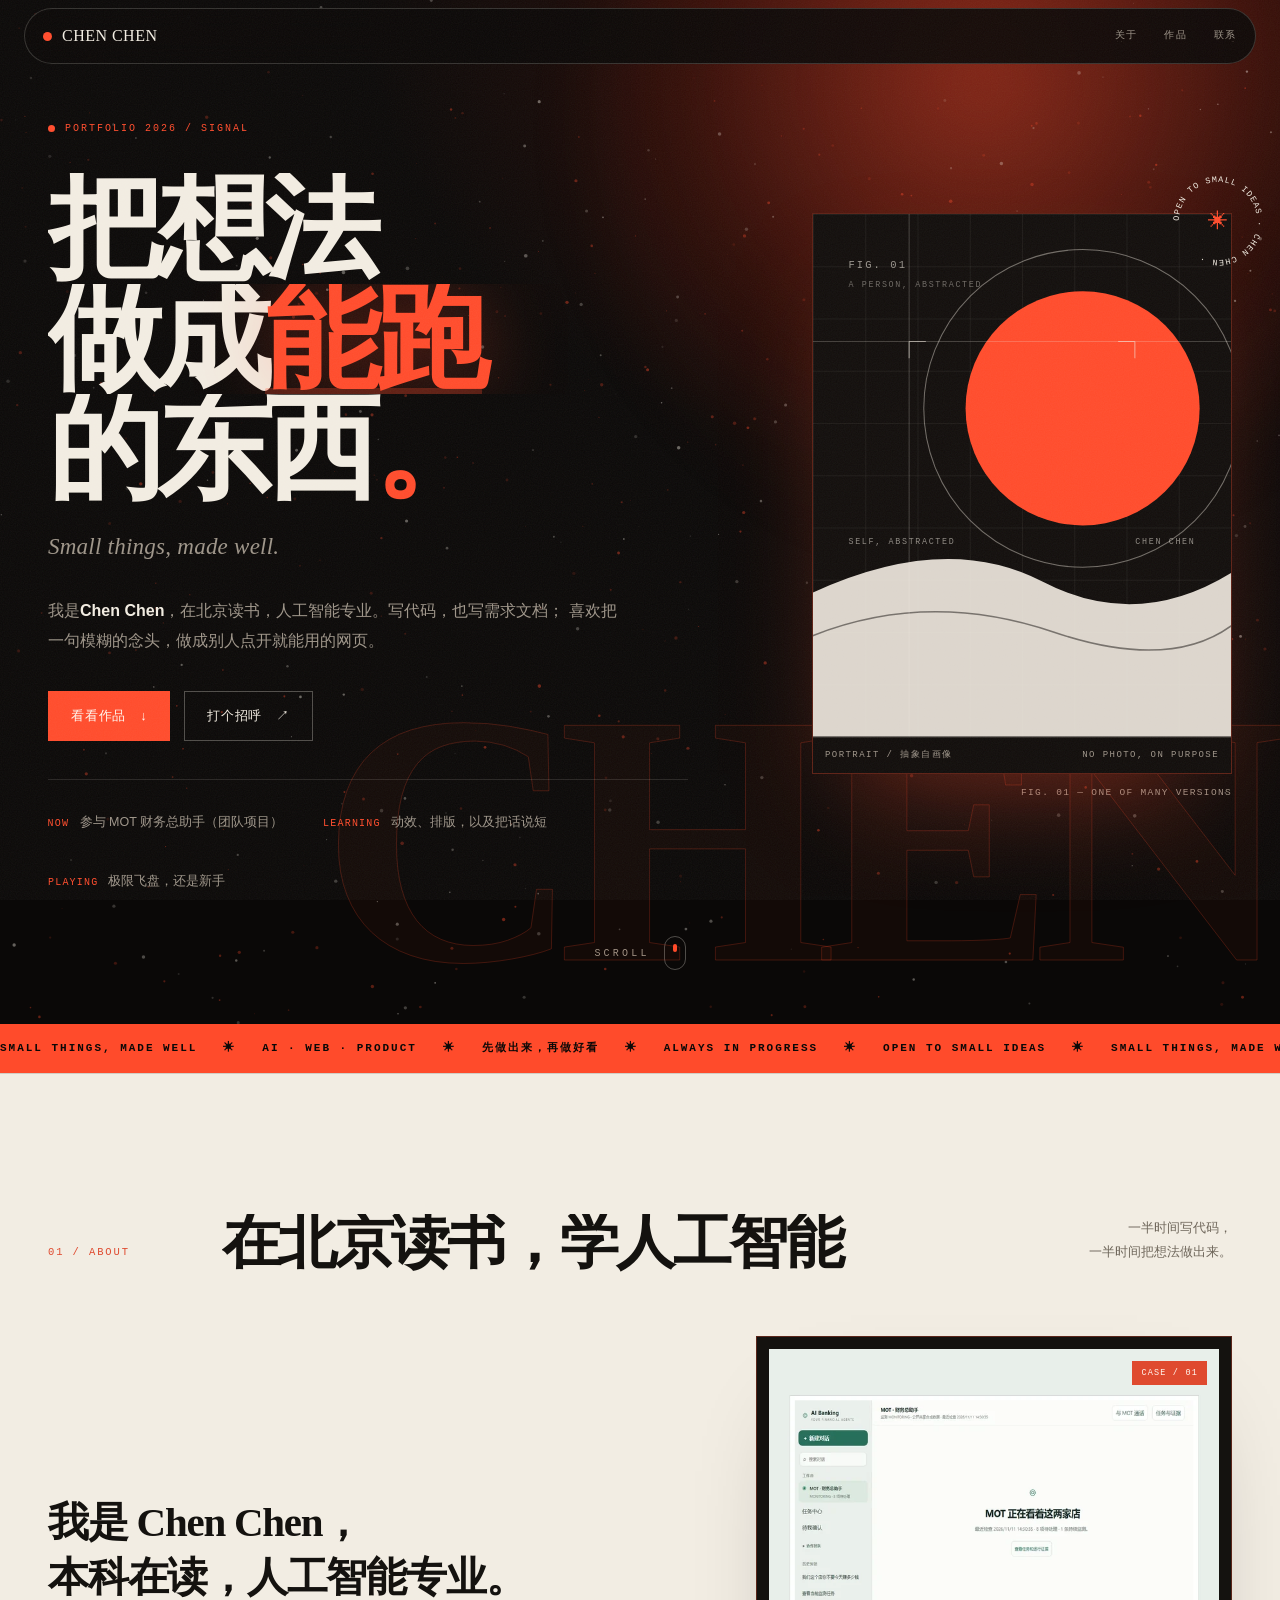
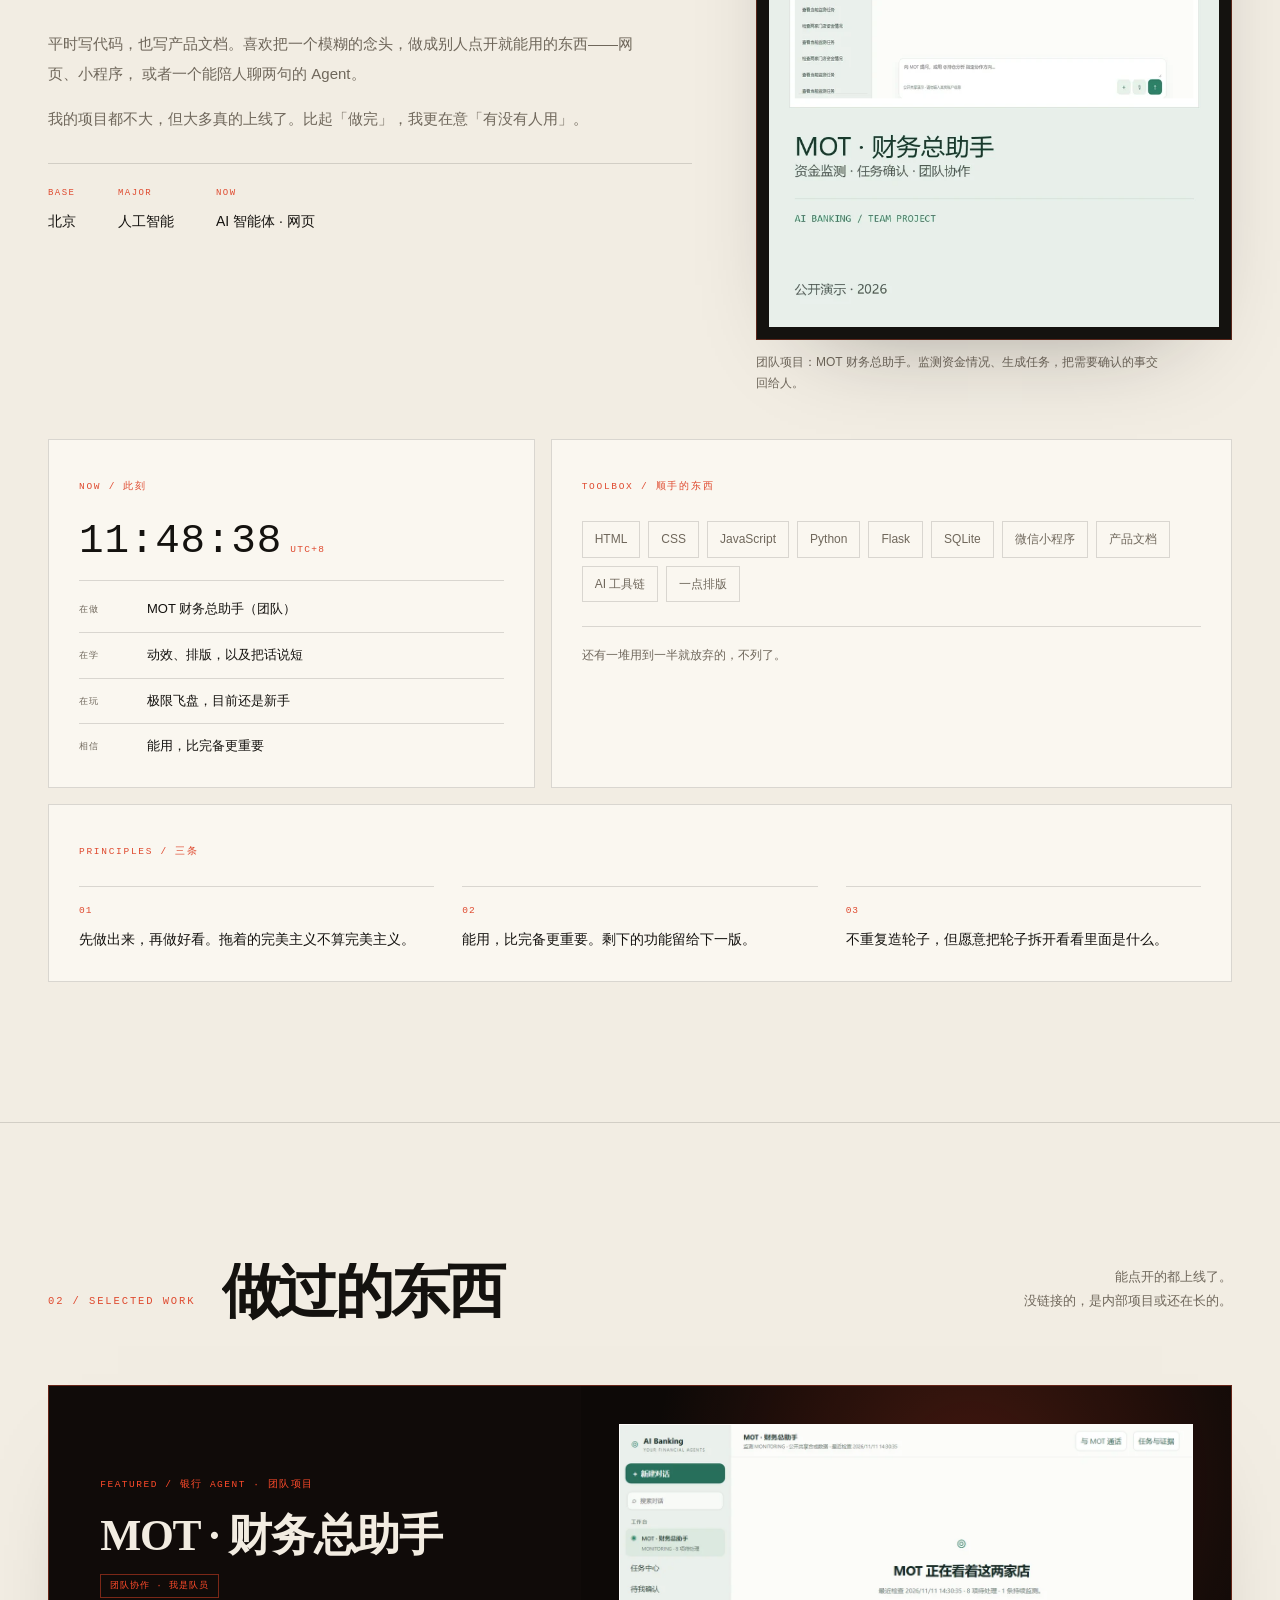
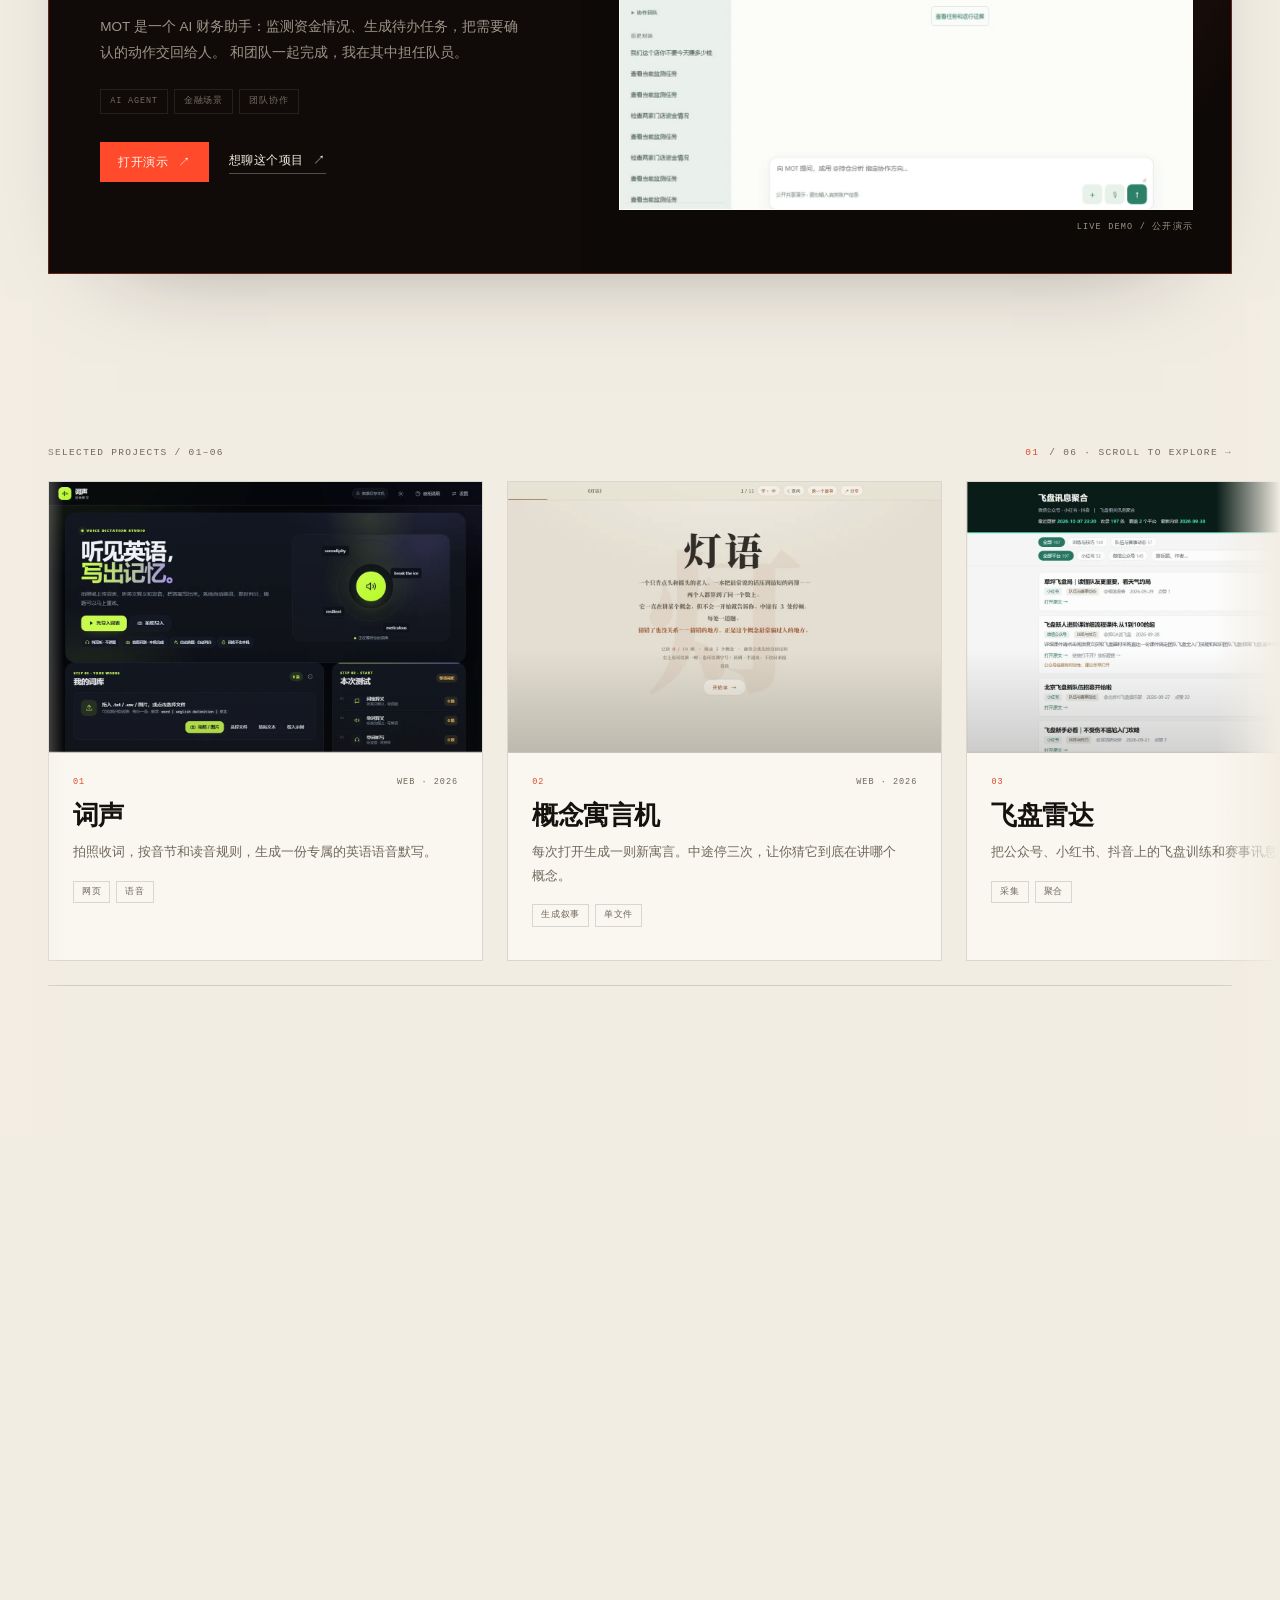
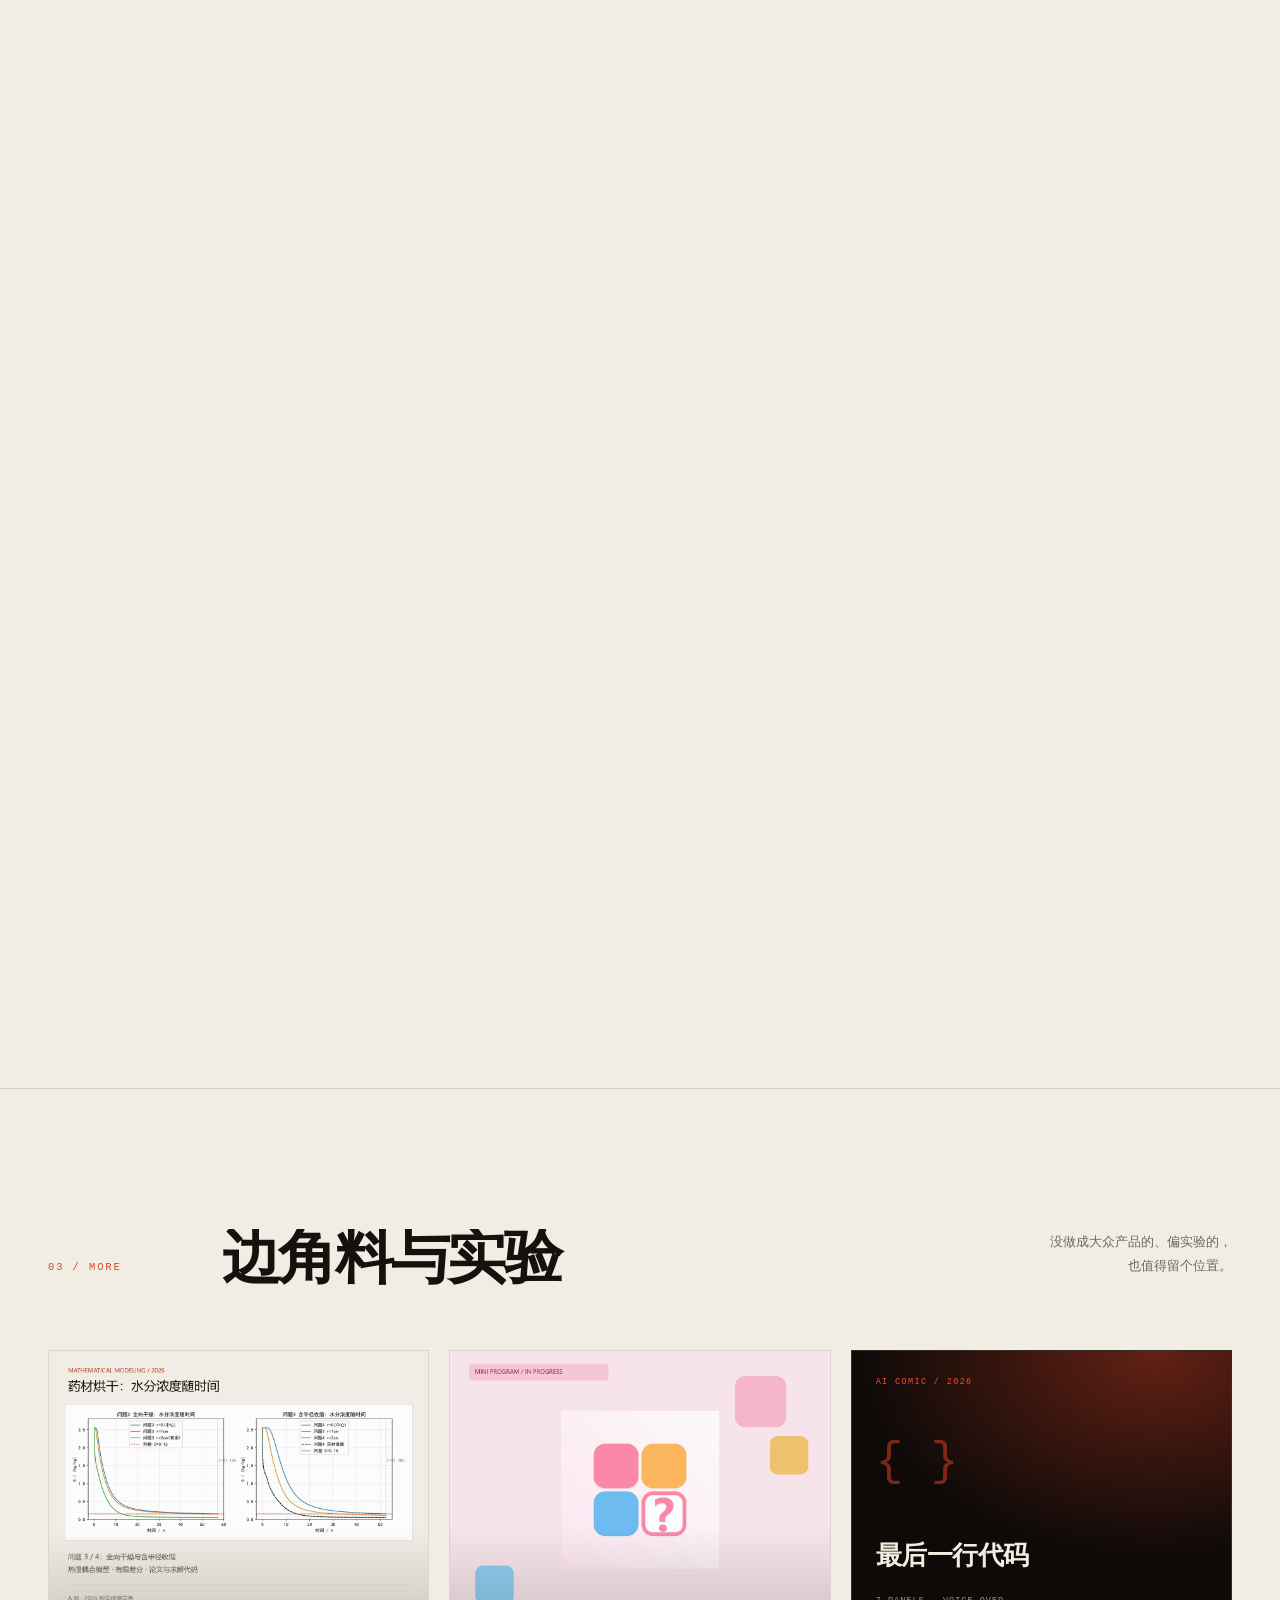
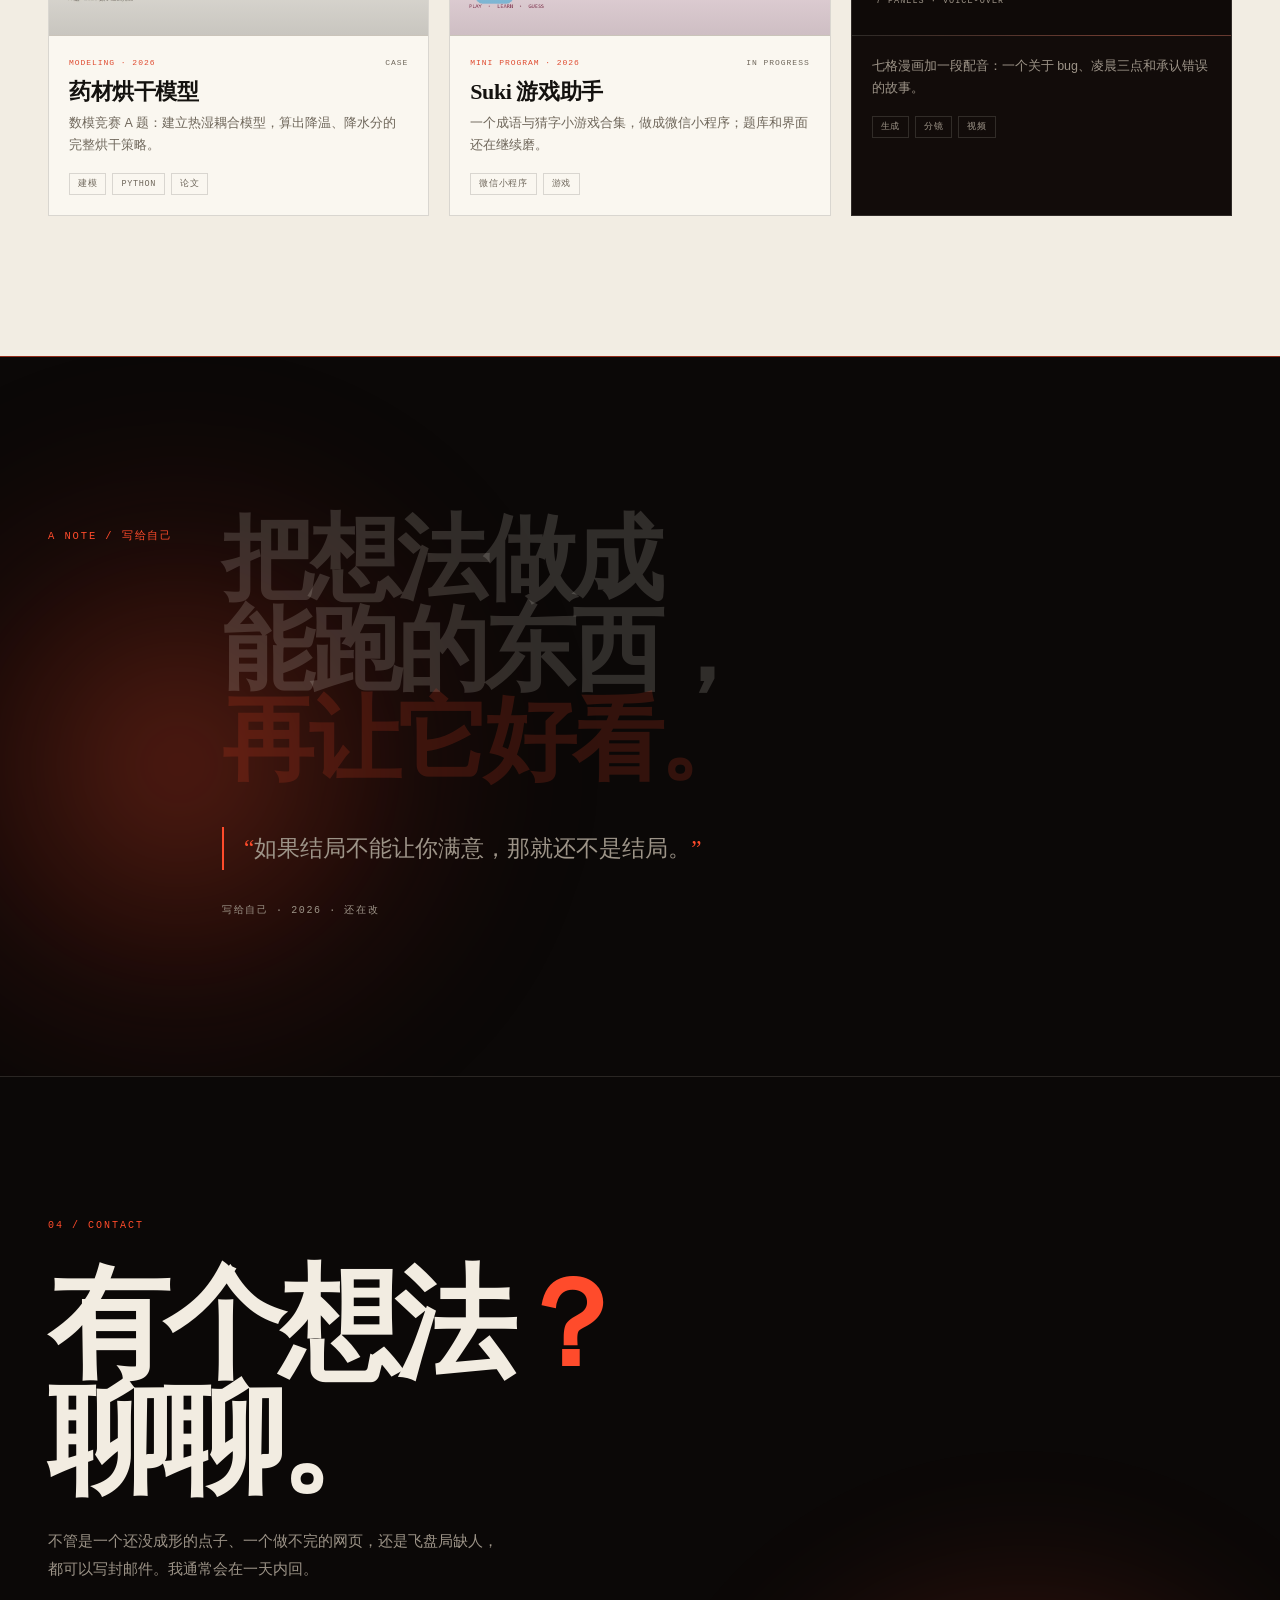
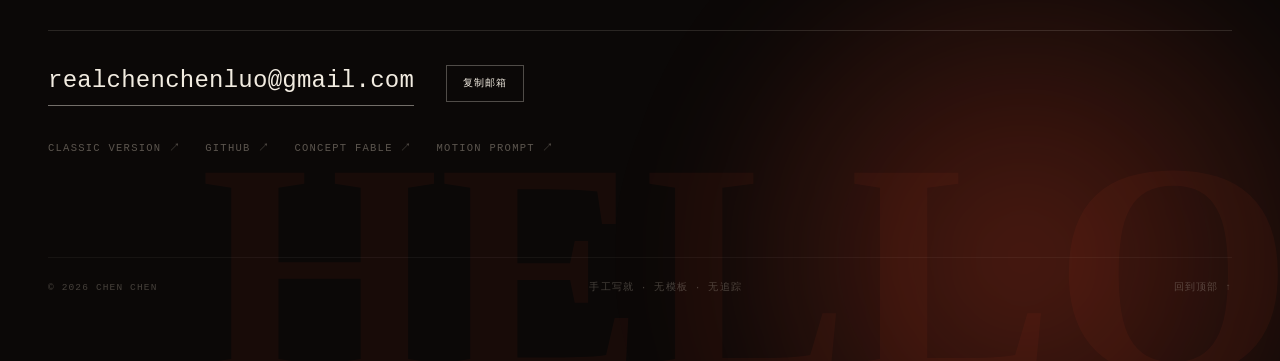
<file: index.html>
<!DOCTYPE html>
<html lang="zh-CN" data-theme="dark">
<head>
<meta charset="UTF-8">
<meta name="viewport" content="width=device-width, initial-scale=1.0">
<meta name="theme-color" content="#0a0807">
<title>Chen Chen · 把想法做成能跑的东西</title>
<meta name="description" content="Chen Chen 的个人主页：在北京读人工智能专业，写代码，也做点小东西。">
<meta name="author" content="Chen Chen">
<meta property="og:title" content="Chen Chen · 把想法做成能跑的东西">
<meta property="og:description" content="在北京读人工智能专业，做 AI 智能体、网页和一些小实验。">
<meta property="og:type" content="website">
<link rel="icon" href="data:image/svg+xml,%3Csvg xmlns='http://www.w3.org/2000/svg' viewBox='0 0 64 64'%3E%3Crect width='64' height='64' fill='%2317160f'/%3E%3Ccircle cx='32' cy='32' r='15' fill='%23c4472d'/%3E%3C/svg%3E">
  <script>
  document.documentElement.classList.add('js');
  document.documentElement.setAttribute('data-theme', 'dark');
</script>
<style>
  :root {
    --paper: #f3efe6;
    --paper-2: #eae4d6;
    --card: #f7f4ec;
    --ink: #17160f;
    --soft: #615c50;
    --line: rgba(23, 22, 15, .16);
    --line-strong: rgba(23, 22, 15, .38);
    --accent: #c4472d;
    --accent-soft: rgba(196, 71, 45, .1);
    --serif: "Noto Serif SC", "Songti SC", "STSong", "Source Han Serif SC", "SimSun", serif;
    --sans: "PingFang SC", "Hiragino Sans GB", "Microsoft YaHei", "Noto Sans SC", -apple-system, BlinkMacSystemFont, "Segoe UI", sans-serif;
    --mono: "SFMono-Regular", "Cascadia Code", "JetBrains Mono", Consolas, "Liberation Mono", monospace;
    --ease: cubic-bezier(.22, .68, .18, 1);
  }

  html[data-theme="dark"] {
    --paper: #141412;
    --paper-2: #1d1c18;
    --card: #191814;
    --ink: #f1ecdf;
    --soft: #a49e8e;
    --line: rgba(241, 236, 223, .16);
    --line-strong: rgba(241, 236, 223, .4);
    --accent: #e26a4a;
    --accent-soft: rgba(226, 106, 74, .12);
  }

  * { box-sizing: border-box; }
  html { scroll-behavior: smooth; }
  body {
    margin: 0;
    background: var(--paper);
    color: var(--ink);
    font-family: var(--sans);
    font-size: 16px;
    line-height: 1.7;
    -webkit-font-smoothing: antialiased;
    overflow-x: hidden;
  }
  body::after {
    content: "";
    position: fixed;
    inset: 0;
    z-index: 999;
    pointer-events: none;
    opacity: .045;
    background-image: url("data:image/svg+xml,%3Csvg xmlns='http://www.w3.org/2000/svg' width='180' height='180'%3E%3Cfilter id='n'%3E%3CfeTurbulence type='fractalNoise' baseFrequency='0.85' numOctaves='2' stitchTiles='stitch'/%3E%3C/filter%3E%3Crect width='100%25' height='100%25' filter='url(%23n)'/%3E%3C/svg%3E");
  }
  ::selection { background: var(--accent); color: #fff8ee; }
  a { color: inherit; text-decoration: none; }
  img, svg { display: block; max-width: 100%; }
  button { font: inherit; color: inherit; }
  :focus-visible { outline: 2px dashed var(--accent); outline-offset: 4px; }

  .wrap { width: min(1240px, calc(100% - 96px)); margin-inline: auto; }
  .mono { font-family: var(--mono); }
  .accent { color: var(--accent); }
  .section-title { text-wrap: balance; }
  .hero-intro, .intro-copy p, .project-body p, .experiment-body p, .contact-sub { text-wrap: pretty; }

  .skip {
    position: fixed; top: 12px; left: 12px; z-index: 1000;
    padding: 10px 16px; background: var(--ink); color: var(--paper);
    transform: translateY(-160%); transition: transform .2s;
  }
  .skip:focus { transform: translateY(0); }

  /* ---------- progress ---------- */
  .progress {
    position: fixed; top: 0; left: 0; right: 0; height: 2px;
    z-index: 120; background: transparent;
  }
  .progress span {
    display: block; height: 100%; width: 100%;
    background: var(--accent);
    transform: scaleX(0); transform-origin: left;
  }

  /* ---------- header ---------- */
  .site-head {
    position: fixed; top: 0; left: 0; right: 0; z-index: 110;
    height: 64px;
    display: flex; align-items: center;
    border-bottom: 1px solid var(--line);
    background: color-mix(in srgb, var(--paper) 84%, transparent);
    -webkit-backdrop-filter: blur(12px);
    backdrop-filter: blur(12px);
    transition: transform .3s cubic-bezier(.45, 0, .55, 1), box-shadow .3s ease;
  }
  .site-head.is-hidden { transform: translateY(-100%); }
  .site-head.is-scrolled { box-shadow: 0 12px 24px -20px rgba(23, 22, 15, .45); }
  .head-inner {
    width: min(1240px, calc(100% - 96px)); margin-inline: auto;
    display: flex; align-items: center; justify-content: space-between; gap: 24px;
  }
  .brand {
    display: inline-flex; align-items: center; gap: 10px;
    font-family: var(--mono); font-size: 12px; letter-spacing: .16em;
  }
  .brand-dot {
    width: 9px; height: 9px; border-radius: 50%;
    background: var(--accent);
    box-shadow: 0 0 0 0 var(--accent-soft);
    animation: pulse 2.6s infinite;
  }
  .brand-en { letter-spacing: .16em; }
  .head-nav { display: flex; align-items: center; gap: 28px; }
  .head-nav a {
    position: relative; font-size: 13px; color: var(--soft);
    letter-spacing: .04em; transition: color .25s;
  }
  .head-nav a::after {
    content: ""; position: absolute; left: 0; bottom: -5px;
    width: 100%; height: 1px; background: var(--ink);
    transform: scaleX(0); transform-origin: right; transition: transform .3s var(--ease);
  }
  .head-nav a:hover { color: var(--ink); }
  .head-nav a:hover::after { transform: scaleX(1); transform-origin: left; }
  .head-nav a.is-active { color: var(--accent); }
  .head-nav a.is-active::after {
    background: var(--accent);
    transform: scaleX(1); transform-origin: left;
    transition: transform .25s cubic-bezier(.33, 1, .68, 1);
  }

  .theme-btn {
    width: 36px; height: 36px; padding: 0;
    display: grid; place-items: center;
    border: 1px solid var(--line); border-radius: 50%;
    background: transparent; cursor: pointer;
    transition: border-color .25s, transform .35s var(--ease);
  }
  .theme-btn:hover { border-color: var(--line-strong); transform: rotate(18deg); }
  .theme-btn svg { width: 16px; height: 16px; }
  .theme-btn .icon-sun { display: none; }
  html[data-theme="dark"] .theme-btn .icon-sun { display: block; }
  html[data-theme="dark"] .theme-btn .icon-moon { display: none; }

  /* ---------- hero ---------- */
  .hero { position: relative; padding: 142px 0 64px; }
  .hero > .wrap { position: relative; }
  .hero-copy, .hero-figure { position: relative; z-index: 1; }
  .hero-grid {
    display: grid; grid-template-columns: minmax(0, 1.28fr) minmax(300px, .72fr);
    gap: clamp(36px, 6vw, 92px); align-items: center;
  }
  .kicker {
    display: inline-flex; align-items: center; gap: 10px;
    font-family: var(--mono); font-size: 11px; letter-spacing: .18em;
    color: var(--soft); text-transform: uppercase;
  }
  .live-dot {
    width: 7px; height: 7px; border-radius: 50%; background: var(--accent);
    animation: pulse 2.2s infinite;
  }
  .hero-title {
    margin: 26px 0 0;
    font-family: var(--serif);
    font-weight: 700;
    font-size: clamp(54px, 7.6vw, 112px);
    line-height: 1.02;
    letter-spacing: -.035em;
  }
  .hero-title .line { display: block; overflow: hidden; padding-bottom: .06em; }
  .hero-title .line > span {
    display: inline-block;
    transform: translateY(112%);
    animation: rise .95s var(--ease) forwards;
  }
  .hero-title .line:nth-child(2) > span { animation-delay: .1s; }
  .hero-title .line:nth-child(3) > span { animation-delay: .2s; }
  .hero-title .mark {
    color: var(--accent); position: relative; white-space: nowrap;
  }
  .hero-title .mark::after {
    content: ""; position: absolute; left: 0; right: 0; bottom: .04em;
    height: .08em; background: currentColor; opacity: .28; border-radius: 2px;
    transform: scaleX(0); transform-origin: left;
    animation: underline 1s var(--ease) .95s forwards;
  }
  .hero-title .period { color: var(--accent); }
  .hero-en {
    margin: 22px 0 0;
    font-family: var(--serif); font-style: italic;
    font-size: clamp(17px, 1.6vw, 21px);
    color: var(--soft); letter-spacing: .01em;
    opacity: 0; animation: fade .7s ease .65s forwards;
  }
  .hero-intro {
    margin: 30px 0 0; max-width: 34em;
    font-size: 16px; line-height: 1.95; color: var(--soft);
    opacity: 0; animation: fade .7s ease .75s forwards;
  }
  .hero-intro strong { color: var(--ink); font-weight: 600; }
  .hero-actions {
    margin-top: 34px; display: flex; flex-wrap: wrap; gap: 12px;
    opacity: 0; animation: fade .7s ease .85s forwards;
  }
  .btn {
    --mx: 0px; --my: 0px;
    display: inline-flex; align-items: center; gap: 14px;
    padding: 13px 22px; border: 1px solid var(--line-strong); border-radius: 2px;
    font-size: 13px; letter-spacing: .06em;
    transform: translate(var(--mx), var(--my));
    will-change: transform;
    transition: background .25s, color .25s, border-color .25s;
  }
  .btn span { transition: transform .25s var(--ease); }
  .btn:hover { border-color: var(--ink); }
  .btn:hover span { transform: translate(2px, -2px); }
  .btn-solid { background: var(--ink); color: var(--paper); border-color: var(--ink); }
  .btn-solid:hover { background: var(--accent); border-color: var(--accent); color: #fff8ee; }

  .hero-facts {
    display: flex; flex-wrap: wrap; gap: 12px 40px;
    margin-top: 38px; padding-top: 20px;
    border-top: 1px solid var(--line);
    opacity: 0; animation: fade .7s ease .9s forwards;
  }
  .fact { display: flex; gap: 10px; align-items: baseline; font-size: 12.5px; }
  .fact b {
    font-family: var(--mono); font-size: 10px; font-weight: 400;
    letter-spacing: .12em; color: var(--accent); text-transform: uppercase;
  }
  .fact span { color: var(--soft); }

  /* portrait */
  .hero-figure {
    position: relative; justify-self: end; width: 100%; max-width: 400px;
    opacity: 0; animation: fade 1s ease .35s forwards;
  }
  .portrait-stage { width: 100%; perspective: 900px; }
  .portrait {
    position: relative; margin: 0;
    border: 1px solid var(--line-strong);
    background: var(--paper-2);
    transform-style: preserve-3d;
    will-change: transform;
  }
  .portrait-art { position: relative; overflow: hidden; }
  .portrait svg { width: 100%; height: auto; }
  .portrait-glare {
    position: absolute; inset: 0; z-index: 2; pointer-events: none;
    opacity: 0;
    background: radial-gradient(130px circle at var(--gx, 50%) var(--gy, 50%), rgba(255, 255, 255, .42), rgba(255, 255, 255, 0) 70%);
    transition: opacity .4s cubic-bezier(.16, 1, .3, 1);
  }
  .portrait.is-tilting .portrait-glare { opacity: 1; }
  .portrait-caption {
    display: flex; justify-content: space-between; gap: 12px;
    padding: 10px 12px; border-top: 1px solid var(--line-strong);
    font-family: var(--mono); font-size: 9px; letter-spacing: .16em;
    color: var(--soft); text-transform: uppercase;
  }
  .stamp {
    position: absolute; top: -46px; right: -40px; z-index: 2;
    width: 108px; height: 108px;
    display: grid; place-items: center;
    overflow: hidden;
    color: var(--ink);
  }
  .stamp svg { position: absolute; inset: 0; width: 100%; height: 100%; animation: spin 26s linear infinite; }
  .stamp text {
    font-family: var(--mono); font-size: 8.5px; letter-spacing: .12em;
    fill: currentColor; text-transform: uppercase;
  }
  .stamp-star { font-size: 20px; color: var(--accent); }
  .figure-note {
    margin: 12px 0 0; text-align: right;
    font-family: var(--mono); font-size: 9.5px; letter-spacing: .14em;
    color: var(--soft); text-transform: uppercase;
  }

  .hero-watermark {
    position: absolute; right: -2vw; bottom: -4vw; z-index: 0;
    font-family: var(--serif); font-weight: 700; font-size: 21vw; line-height: 1;
    letter-spacing: -.06em; color: var(--ink); opacity: .035;
    pointer-events: none; user-select: none;
  }

  /* ---------- scroll cue ---------- */
  .scroll-cue {
    display: flex; align-items: center; justify-content: center; gap: 14px;
    margin: 32px auto 0; color: var(--soft);
  }
  .cue-word {
    font-family: var(--mono); font-size: 10px; letter-spacing: .3em;
    text-transform: uppercase;
  }
  .cue-mouse {
    position: relative; width: 22px; height: 34px;
    border: 1.5px solid var(--ink); border-radius: 12px;
  }
  .cue-mouse i {
    position: absolute; left: 50%; top: 7px;
    width: 4px; height: 8px; margin-left: -2px; border-radius: 2px;
    background: var(--accent);
    animation: cue-drop 1.57s infinite;
  }
  @keyframes cue-drop {
    0% { transform: translateY(0); opacity: 1; }
    45% { opacity: 1; }
    70% { transform: translateY(14px); opacity: 0; }
    76% { transform: translateY(0); opacity: 0; }
    100% { transform: translateY(0); opacity: 1; }
  }

  /* ---------- ticker ---------- */
  .ticker {
    margin-top: 40px;
    border-block: 1px solid var(--line);
    overflow: hidden; padding: 15px 0;
    background: var(--paper-2);
  }
  .ticker-track {
    display: flex; width: max-content;
    animation: marquee 34s linear infinite;
  }
  .ticker:hover .ticker-track { animation-play-state: paused; }
  .ticker-group {
    display: flex; align-items: center; gap: 26px;
    padding-right: 26px;
    font-family: var(--mono); font-size: 11px; letter-spacing: .18em;
    color: var(--soft); text-transform: uppercase; white-space: nowrap;
  }
  .ticker-group i { font-style: normal; color: var(--accent); }

  /* ---------- sections ---------- */
  section { scroll-margin-top: 84px; }
  .section { padding: 110px 0; border-top: 1px solid var(--line); }
  .section-head {
    display: grid; grid-template-columns: 150px minmax(0, 1fr) 280px;
    gap: 24px; align-items: end; margin-bottom: 56px;
  }
  .section-index {
    font-family: var(--mono); font-size: 10.5px; letter-spacing: .18em;
    color: var(--accent); text-transform: uppercase; padding-bottom: 10px;
    white-space: nowrap;
  }
  .section-title {
    margin: 0; font-family: var(--serif); font-weight: 700;
    font-size: clamp(38px, 4.6vw, 64px); line-height: 1.08; letter-spacing: -.03em;
  }
  .section-note {
    margin: 0; font-size: 13px; line-height: 1.85; color: var(--soft);
    text-align: right; padding-bottom: 8px;
  }

  /* ---------- about ---------- */
  .bento {
    display: grid; grid-template-columns: repeat(12, 1fr);
    gap: 16px;
  }
  .card {
    position: relative;
    padding: 30px;
    border: 1px solid var(--line);
    background: var(--card);
    overflow: hidden;
  }
  .card::before {
    content: ""; position: absolute; inset: 0; pointer-events: none;
    background: linear-gradient(135deg, var(--accent-soft), transparent 55%);
    opacity: 0; transition: opacity .4s;
  }
  .card:hover::before { opacity: 1; }
  .card-now { grid-column: span 5; }
  .card-tools { grid-column: span 5; }
  .card-principles { grid-column: span 7; }
  .card-label {
    display: inline-block; margin-bottom: 26px;
    font-family: var(--mono); font-size: 9.5px; letter-spacing: .18em;
    color: var(--accent); text-transform: uppercase;
  }
  .stats {
    display: grid; grid-template-columns: repeat(3, 1fr);
    gap: 12px; margin-top: 28px; padding-top: 22px;
    border-top: 1px solid var(--line);
  }
  .stat b {
    display: block; font-family: var(--serif); font-size: 34px; line-height: 1;
    font-weight: 700; letter-spacing: -.03em;
  }
  .stat span {
    display: block; margin-top: 8px;
    font-family: var(--mono); font-size: 9px; letter-spacing: .12em;
    color: var(--soft); text-transform: uppercase;
  }
  .clock-row {
    display: flex; align-items: baseline; gap: 8px;
    padding-bottom: 18px; border-bottom: 1px solid var(--line);
  }
  .clock {
    font-family: var(--mono); font-size: clamp(30px, 3.2vw, 42px);
    letter-spacing: .02em; line-height: 1; font-variant-numeric: tabular-nums;
  }
  .clock-zone { font-family: var(--mono); font-size: 9.5px; letter-spacing: .14em; color: var(--accent); }
  .now-rows { margin-top: 6px; }
  .now-row {
    display: grid; grid-template-columns: 58px 1fr; gap: 10px;
    padding: 12px 0; border-bottom: 1px solid var(--line);
    font-size: 13px;
  }
  .now-row:last-child { border-bottom: 0; padding-bottom: 0; }
  .now-row span {
    font-family: var(--mono); font-size: 9px; letter-spacing: .12em;
    color: var(--soft); text-transform: uppercase; padding-top: 4px;
  }
  .now-row b { font-weight: 500; line-height: 1.6; }
  .chips { position: relative; display: flex; flex-wrap: wrap; gap: 8px; }
  .chips span {
    padding: 7px 12px; border: 1px solid var(--line);
    font-size: 12px; color: var(--soft);
    transition: background .25s, color .25s, border-color .25s, transform .25s var(--ease);
  }
  .chips span:hover {
    background: var(--ink); color: var(--paper); border-color: var(--ink);
    transform: translateY(-2px);
  }
  .toolbox-note {
    position: relative; margin: 24px 0 0; padding-top: 18px;
    border-top: 1px solid var(--line);
    font-size: 12px; line-height: 1.7; color: var(--soft);
  }
  .principles { list-style: none; margin: 0; padding: 0; position: relative; }
  .principles li {
    display: grid; grid-template-columns: 40px 1fr; gap: 14px;
    padding: 14px 0; border-bottom: 1px solid var(--line);
    font-size: 14px; line-height: 1.7;
  }
  .principles li:last-child { border-bottom: 0; padding-bottom: 0; }
  .principles i {
    font-family: var(--mono); font-style: normal; font-size: 9.5px;
    letter-spacing: .1em; color: var(--accent); padding-top: 5px;
  }

  /* ---------- statement ---------- */
  .statement {
    padding: 108px 0;
    border-top: 1px solid var(--line);
    background: var(--paper-2);
  }
  .statement .wrap {
    display: grid; grid-template-columns: 150px minmax(0, 1fr);
    gap: 24px; align-items: start;
  }
  .statement-kicker {
    margin: 0; padding-top: 14px;
    font-family: var(--mono); font-size: 10.5px; letter-spacing: .18em;
    color: var(--accent); text-transform: uppercase;
  }
  .statement-text {
    margin: 0; max-width: 12em;
    font-family: var(--serif); font-weight: 700;
    font-size: clamp(38px, 5.6vw, 74px); line-height: 1.16; letter-spacing: -.035em;
  }
  .statement-text .line { display: block; }
  .statement-text .line.accent { color: var(--accent); }
  .statement-text .ch { opacity: .16; }
  .statement-quote {
    margin: 42px 0 0;
    padding-left: 20px;
    border-left: 2px solid var(--accent);
    max-width: 30em;
    font-family: var(--serif);
    font-size: clamp(17px, 1.7vw, 21px);
    line-height: 1.85;
    color: var(--soft);
    text-wrap: pretty;
  }
  .statement-quote .accent { color: var(--accent); }
  .statement-sign {
    margin: 32px 0 0;
    font-family: var(--mono); font-size: 10px; letter-spacing: .16em;
    color: var(--soft); text-transform: uppercase;
  }

  /* ---------- contact ---------- */
  .contact {
    margin-top: 40px;
    background: var(--ink); color: var(--paper);
    padding: 120px 0 64px;
    position: relative; overflow: hidden;
  }
  .contact > .wrap { position: relative; z-index: 1; }
  .contact .contact-kicker {
    display: block; margin-bottom: 34px;
    font-family: var(--mono); font-size: 10px; letter-spacing: .2em;
    color: var(--accent); text-transform: uppercase;
  }
  .contact h2 {
    margin: 0; font-family: var(--serif); font-weight: 700;
    font-size: clamp(52px, 8vw, 112px); line-height: 1.02; letter-spacing: -.04em;
  }
  .contact h2 .accent { color: var(--accent); }
  .contact-sub {
    margin: 30px 0 0; max-width: 30em;
    font-size: 15px; line-height: 1.9; color: var(--paper); opacity: .62;
  }
  .contact-actions {
    display: flex; flex-wrap: wrap; align-items: center; gap: 20px 32px;
    margin-top: 46px; padding-top: 30px;
    border-top: 1px solid color-mix(in srgb, currentColor 22%, transparent);
  }
  .email {
    font-family: var(--mono); font-size: clamp(16px, 2.2vw, 24px);
    letter-spacing: .01em; position: relative; padding-bottom: 4px;
  }
  .email::after {
    content: ""; position: absolute; left: 0; bottom: 0; width: 100%; height: 1px;
    background: currentColor; opacity: .45;
    transform-origin: right; transition: transform .35s var(--ease);
  }
  .email:hover::after { transform: scaleX(0); }
  .copy-btn {
    --mx: 0px; --my: 0px;
    padding: 9px 16px; border: 1px solid color-mix(in srgb, currentColor 30%, transparent);
    background: transparent; color: var(--paper); cursor: pointer;
    font-family: var(--mono); font-size: 10px; letter-spacing: .1em;
    text-transform: uppercase;
    transform: translate(var(--mx), var(--my));
    will-change: transform;
    transition: background .25s, color .25s, border-color .25s;
  }
  .copy-btn:hover { background: var(--paper); color: var(--ink); border-color: var(--paper); }
  .contact-links { display: flex; flex-wrap: wrap; gap: 24px; margin-top: 34px; }
  .contact-links a {
    font-family: var(--mono); font-size: 10.5px; letter-spacing: .12em;
    text-transform: uppercase; color: var(--paper); opacity: .55;
    transition: opacity .25s, color .25s;
  }
  .contact-links a:hover { opacity: 1; color: var(--accent); }
  .contact-foot {
    display: flex; flex-wrap: wrap; justify-content: space-between; gap: 12px;
    margin-top: 100px; padding-top: 22px;
    border-top: 1px solid color-mix(in srgb, currentColor 18%, transparent);
    font-family: var(--mono); font-size: 9.5px; letter-spacing: .12em;
    color: var(--paper); opacity: .4; text-transform: uppercase;
  }
  .contact-watermark {
    position: absolute; right: -1vw; bottom: -5vw; z-index: 0;
    font-family: var(--serif); font-weight: 700; font-size: 24vw; line-height: 1;
    opacity: .05; pointer-events: none; user-select: none;
  }

  /* ---------- cursor follower ---------- */
  .cursor {
    position: fixed; top: 0; left: 0; z-index: 950;
    width: 34px; height: 34px; margin: -17px 0 0 -17px;
    border: 1px solid var(--accent); border-radius: 50%;
    pointer-events: none; opacity: 0; will-change: transform;
    transition: width .25s var(--ease), height .25s var(--ease),
                margin .25s var(--ease), background .25s, opacity .3s;
  }
  .cursor::after {
    content: ""; position: absolute; left: 50%; top: 50%;
    width: 4px; height: 4px; margin: -2px 0 0 -2px;
    border-radius: 50%; background: var(--accent);
  }
  .cursor.on { opacity: .88; }
  .cursor.grow {
    width: 52px; height: 52px; margin: -26px 0 0 -26px;
    background: var(--accent-soft);
  }

  /* ---------- toast ---------- */
  .toast {
    position: fixed; left: 50%; bottom: 32px; z-index: 200;
    transform: translate(-50%, 20px);
    padding: 11px 20px; background: var(--ink); color: var(--paper);
    border: 1px solid var(--line-strong);
    font-family: var(--mono); font-size: 11px; letter-spacing: .08em;
    opacity: 0; pointer-events: none;
    transition: opacity .3s, transform .3s var(--ease);
  }
  .toast.show { opacity: 1; transform: translate(-50%, 0); }

  /* ---------- reveal ---------- */
  .reveal { opacity: 0; transform: translateY(26px); transition: opacity .8s var(--ease), transform .8s var(--ease); }
  html:not(.js) .reveal { opacity: 1; transform: none; }
  .reveal.in { opacity: 1; transform: none; }

  /* ---------- keyframes ---------- */
  @keyframes rise { to { transform: translateY(0); } }
  @keyframes fade { to { opacity: 1; } }
  @keyframes underline { to { transform: scaleX(1); } }
  @keyframes spin { to { transform: rotate(360deg); } }
  @keyframes pulse {
    0% { box-shadow: 0 0 0 0 rgba(196, 71, 45, .35); }
    70% { box-shadow: 0 0 0 7px rgba(196, 71, 45, 0); }
    100% { box-shadow: 0 0 0 0 rgba(196, 71, 45, 0); }
  }
  @keyframes marquee { to { transform: translateX(-50%); } }

  /* ---------- intro / about ---------- */
  .intro-grid {
    display: grid; grid-template-columns: minmax(0, 1.15fr) minmax(280px, .85fr);
    gap: clamp(32px, 5vw, 72px); align-items: center;
  }
  .intro-copy p {
    margin: 0 0 16px; max-width: 40em;
    font-size: 15px; line-height: 1.95; color: var(--soft);
  }
  .intro-copy .intro-lead {
    margin: 0 0 24px;
    font-family: var(--serif); font-weight: 600;
    font-size: clamp(23px, 2.4vw, 32px); line-height: 1.5;
    letter-spacing: -.02em; color: var(--ink);
    max-width: 18em;
  }
  .intro-facts {
    display: flex; flex-wrap: wrap; gap: 18px 42px;
    margin-top: 30px; padding-top: 22px;
    border-top: 1px solid var(--line);
  }
  .intro-facts span {
    display: block; margin-bottom: 5px;
    font-family: var(--mono); font-size: 9px; letter-spacing: .16em;
    color: var(--accent); text-transform: uppercase;
  }
  .intro-facts b { font-weight: 500; font-size: 14px; }
  .intro-media { margin: 0; }
  .intro-frame {
    position: relative; padding: 12px;
    border: 1px solid var(--line-strong);
    background: var(--paper-2);
    transition: transform .5s var(--ease);
  }
  .intro-frame:hover { transform: rotate(-.6deg) translateY(-3px); }
  .intro-frame img { width: 100%; height: auto; display: block; }
  .intro-media-tag {
    position: absolute; top: 24px; right: 24px; left: auto;
    padding: 5px 9px; background: var(--ink); color: var(--paper);
    font-family: var(--mono); font-size: 8.5px; letter-spacing: .14em;
    text-transform: uppercase;
  }
  .intro-media figcaption {
    margin-top: 12px; font-size: 12px; line-height: 1.7; color: var(--soft);
    max-width: 34em;
  }
  .about-bento {
    grid-template-columns: 5fr 7fr;
    margin-top: 46px;
  }
  .about-bento .card { grid-column: auto; }
  .about-bento .card-principles { grid-column: 1 / -1; }
  .about-bento .principles {
    display: grid; grid-template-columns: repeat(3, 1fr); gap: 28px;
  }
  .about-bento .principles li {
    display: block; border-bottom: 0; border-top: 1px solid var(--line);
    padding: 16px 0 0;
  }
  .about-bento .principles i { display: block; margin-bottom: 8px; padding-top: 0; }

  /* ---------- work gallery ---------- */
  .feature-card {
    display: grid; grid-template-columns: minmax(0, .9fr) minmax(0, 1.1fr);
    background: var(--ink); color: var(--paper);
    border: 1px solid var(--ink);
    margin-bottom: 24px; overflow: hidden;
  }
  .feature-copy {
    padding: clamp(30px, 4vw, 54px);
    display: flex; flex-direction: column; justify-content: center; align-items: flex-start;
  }
  .feature-label {
    font-family: var(--mono); font-size: 9.5px; letter-spacing: .16em;
    color: var(--accent); text-transform: uppercase;
  }
  .feature-role {
    display: inline-flex; align-items: center; gap: 8px;
    margin: -4px 0 16px; padding: 4px 9px;
    border: 1px solid color-mix(in srgb, var(--accent) 45%, transparent);
    color: var(--accent);
    font-family: var(--mono); font-size: 8.5px; letter-spacing: .12em;
    text-transform: uppercase;
  }
  .feature-copy h3 {
    margin: 18px 0;
    font-family: var(--serif); font-size: clamp(32px, 3.4vw, 48px);
    font-weight: 700; line-height: 1.12; letter-spacing: -.03em;
  }
  .feature-copy p {
    margin: 0; max-width: 40em;
    font-size: 13.5px; line-height: 1.9; color: var(--paper); opacity: .64;
  }
  .feature-tags { display: flex; flex-wrap: wrap; gap: 6px; margin-top: 24px; }
  .feature-tags span {
    padding: 4px 9px; border: 1px solid color-mix(in srgb, var(--paper) 24%, transparent);
    font-family: var(--mono); font-size: 8.5px; letter-spacing: .1em;
    text-transform: uppercase; color: var(--paper); opacity: .7;
  }
  .feature-actions {
    display: flex; flex-wrap: wrap; align-items: center; gap: 20px;
    margin-top: 28px;
  }
  .feature-link {
    display: inline-flex; align-items: center; gap: 10px;
    padding-bottom: 3px;
    border-bottom: 1px solid color-mix(in srgb, var(--paper) 35%, transparent);
    font-size: 12px; letter-spacing: .04em;
  }
  .feature-link span { transition: transform .25s var(--ease); }
  .feature-link:hover { color: var(--accent); border-color: var(--accent); }
  .feature-link:hover span { transform: translate(2px, -2px); }
  .feature-demo {
    display: inline-flex; align-items: center; gap: 10px;
    padding: 10px 18px; background: var(--accent); color: #fff8ee;
    font-size: 12px; letter-spacing: .04em;
    transition: background .25s, transform .25s var(--ease);
  }
  .feature-demo span { transition: transform .25s var(--ease); }
  .feature-demo:hover { background: #d95538; transform: translateY(-2px); }
  .feature-demo:hover span { transform: translate(2px, -2px); }
  .feature-media {
    display: flex; align-items: center; justify-content: center;
    padding: clamp(20px, 3vw, 38px);
    background: #e7efe9;
  }
  .feature-media-inner { width: 100%; position: relative; }
  .feature-media img {
    width: 100%; height: auto; display: block;
    background: #fff; border: 1px solid rgba(23, 22, 15, .12);
    box-shadow: 0 24px 44px -28px rgba(23, 22, 15, .5);
    transition: transform .5s var(--ease);
  }
  .feature-card:hover .feature-media img { transform: translateY(-4px) scale(1.015); }
  .feature-media-label {
    display: block; margin-top: 10px; text-align: right;
    font-family: var(--mono); font-size: 8.5px; letter-spacing: .14em;
    color: #4c5a52; text-transform: uppercase;
  }

  .project-card {
    position: relative; display: flex; flex-direction: column;
    border: 1px solid var(--line); background: var(--card);
    transition: transform .35s var(--ease), box-shadow .35s var(--ease), border-color .35s;
  }
  .project-card:hover {
    transform: translateY(-6px);
    border-color: var(--line-strong);
    box-shadow: 0 26px 48px -32px rgba(23, 22, 15, .5);
  }
  .project-media {
    margin: 0; aspect-ratio: 16 / 10; overflow: hidden;
    background: var(--paper-2); border-bottom: 1px solid var(--line);
  }
  .project-media img {
    width: 100%; height: 100%; object-fit: cover; object-position: top center;
    transition: transform .65s var(--ease);
  }
  .project-card:hover .project-media img { transform: scale(1.045); }
  .project-body {
    position: relative; padding: 22px 24px 24px;
    display: flex; flex-direction: column; gap: 9px; flex: 1;
  }
  .project-top {
    display: flex; justify-content: space-between; gap: 12px;
    font-family: var(--mono); font-size: 8.5px; letter-spacing: .12em;
    color: var(--soft); text-transform: uppercase;
  }
  .project-top span:first-child { color: var(--accent); }
  .project-body h3 {
    margin: 2px 0 0; font-family: var(--serif); font-size: 26px;
    font-weight: 700; line-height: 1.2; letter-spacing: -.02em;
  }
  .project-body p { margin: 0; font-size: 13px; line-height: 1.8; color: var(--soft); max-width: 38em; }
  .project-tags { display: flex; flex-wrap: wrap; gap: 6px; margin-top: 8px; }
  .project-tags span {
    padding: 3px 8px; border: 1px solid var(--line);
    font-family: var(--mono); font-size: 8.5px; letter-spacing: .08em;
    color: var(--soft); text-transform: uppercase;
  }
  .project-go {
    position: absolute; top: 14px; right: 14px; z-index: 2;
    width: 34px; height: 34px; display: grid; place-items: center;
    border-radius: 50%; background: var(--paper); border: 1px solid var(--line-strong);
    font-size: 13px; color: var(--ink);
    opacity: 0; transform: translateY(-4px);
    transition: opacity .3s, transform .3s var(--ease);
  }
  .project-card:hover .project-go { opacity: 1; transform: none; }
  .project-card.no-link { cursor: default; }
  .project-card.no-link .project-go { display: none; }
  .project-card.no-link:hover { transform: none; box-shadow: none; }
  .project-card.no-link:hover .project-media img { transform: none; }

  /* ---------- experiments ---------- */
  .experiments-grid {
    display: grid; grid-template-columns: repeat(3, minmax(0, 1fr)); gap: 20px;
  }
  .experiment-card {
    display: flex; flex-direction: column; overflow: hidden;
    border: 1px solid var(--line); background: var(--card);
    transition: transform .35s var(--ease), box-shadow .35s var(--ease);
  }
  .experiment-card:hover {
    transform: translateY(-4px);
    box-shadow: 0 22px 40px -30px rgba(23, 22, 15, .45);
  }
  .experiment-media {
    margin: 0; aspect-ratio: 4 / 3; overflow: hidden;
    background: var(--paper-2); border-bottom: 1px solid var(--line);
  }
  .experiment-media img {
    width: 100%; height: 100%; object-fit: cover;
    transition: transform .6s var(--ease);
  }
  .experiment-card:hover .experiment-media img { transform: scale(1.035); }
  .experiment-body { padding: 20px; display: flex; flex-direction: column; gap: 8px; flex: 1; }
  .experiment-top {
    display: flex; justify-content: space-between; gap: 10px;
    font-family: var(--mono); font-size: 8px; letter-spacing: .12em;
    color: var(--soft); text-transform: uppercase;
  }
  .experiment-top span:first-child { color: var(--accent); }
  .experiment-body h3 {
    margin: 0; font-family: var(--serif); font-size: 22px;
    font-weight: 700; line-height: 1.25; letter-spacing: -.02em;
  }
  .experiment-body p { margin: 0; font-size: 12.5px; line-height: 1.75; color: var(--soft); }
  .exp-text { background: var(--ink); color: var(--paper); }
  .exp-text .experiment-body p { color: var(--paper); opacity: .6; }
  .exp-text .project-tags span { color: var(--paper); border-color: color-mix(in srgb, var(--paper) 22%, transparent); }
  .exp-cover {
    aspect-ratio: 4 / 3; padding: 24px;
    display: flex; flex-direction: column; justify-content: space-between;
    border-bottom: 1px solid color-mix(in srgb, var(--paper) 16%, transparent);
    background:
      radial-gradient(120% 90% at 85% 10%, rgba(226, 106, 74, .22), transparent 55%),
      var(--ink);
  }
  .exp-cover-kicker {
    font-family: var(--mono); font-size: 8.5px; letter-spacing: .16em;
    color: var(--accent); text-transform: uppercase;
  }
  .exp-symbol {
    font-family: var(--mono); font-size: 46px; line-height: 1;
    color: var(--paper); opacity: .2;
  }
  .exp-cover h3 {
    margin: 0 0 6px; font-family: var(--serif); font-size: 26px;
    font-weight: 700; letter-spacing: -.02em;
  }
  .exp-cover-sub {
    font-family: var(--mono); font-size: 8.5px; letter-spacing: .12em;
    color: var(--paper); opacity: .45; text-transform: uppercase;
  }

  /* ---------- horizontal work rail ---------- */
  .work-rail {
    position: relative;
    width: 100vw; margin-left: calc(50% - 50vw);
    height: 250vh;
    margin-top: 6px;
  }
  .work-rail-sticky {
    position: sticky; top: 64px;
    height: calc(100vh - 64px);
    display: flex; flex-direction: column; justify-content: center;
    overflow: hidden;
  }
  .work-rail-sticky::before,
  .work-rail-sticky::after {
    content: ""; position: absolute; top: 0; bottom: 0; z-index: 3;
    width: max(24px, 5vw); pointer-events: none;
  }
  .work-rail-sticky::before {
    left: 0;
    background: linear-gradient(to right, var(--paper), transparent);
  }
  .work-rail-sticky::after {
    right: 0;
    background: linear-gradient(to left, var(--paper), transparent);
  }
  .work-rail-head {
    width: min(1240px, calc(100% - 96px));
    margin: 0 auto 20px;
    display: flex; justify-content: space-between; align-items: baseline; gap: 20px;
    font-family: var(--mono); font-size: 9.5px; letter-spacing: .14em;
    color: var(--soft); text-transform: uppercase;
  }
  .work-rail-meta { display: flex; align-items: baseline; gap: 10px; }
  .work-rail-meta b { color: var(--accent); font-weight: 400; }
  .work-track {
    display: flex; gap: 24px; width: max-content;
    padding: 0 max(48px, calc((100vw - 1240px) / 2));
    will-change: transform;
  }
  .work-track .project-card {
    flex: 0 0 clamp(360px, 34vw, 500px);
    min-height: 480px;
  }
  .work-rail-progress {
    width: min(1240px, calc(100% - 96px));
    height: 1px; margin: 24px auto 0;
    background: var(--line); overflow: hidden;
  }
  .work-rail-progress i {
    display: block; width: 100%; height: 100%;
    background: var(--accent);
    transform: scaleX(0); transform-origin: left;
  }

  /* ---------- section title mask ---------- */
  .section-title { overflow: hidden; }
  .section-title > span {
    display: block;
    transform: translateY(110%);
    transition: transform .9s var(--ease);
  }
  .section-head.in .section-title > span { transform: translateY(0); }

  /* ---------- spotlight hover ---------- */
  .feature-card, .experiment-card { position: relative; }
  .project-card::after,
  .feature-card::after,
  .exp-text::after {
    content: ""; position: absolute; inset: 0; z-index: 0;
    pointer-events: none; opacity: 0; transition: opacity .35s;
  }
  .project-card::after {
    background: radial-gradient(280px circle at var(--sx, 50%) var(--sy, 50%), rgba(196, 71, 45, .16), transparent 65%);
  }
  .feature-card::after,
  .exp-text::after {
    background: radial-gradient(260px circle at var(--sx, 50%) var(--sy, 50%), rgba(255, 255, 255, .18), transparent 65%);
  }
  .project-card:hover::after,
  .feature-card:hover::after,
  .exp-text:hover::after { opacity: 1; }
  .project-media, .project-body,
  .feature-copy, .feature-media,
  .exp-cover, .exp-text .experiment-body { position: relative; z-index: 1; }

  /* ---------- image mask reveal ---------- */
  .project-card .project-media img,
  .feature-card .feature-media img {
    clip-path: inset(0 100% 0 0);
    transition: transform .65s var(--ease), clip-path 1s var(--ease);
  }
  .project-card.in .project-media img,
  .feature-card.in .feature-media img { clip-path: inset(0 0 0 0); }

  /* no-JS fallbacks */
  html:not(.js) .section-title > span { transform: none; }
  html:not(.js) .project-card .project-media img,
  html:not(.js) .feature-card .feature-media img { clip-path: none; }
  html:not(.js) .work-rail { width: auto; margin-left: 0; height: auto; }
  html:not(.js) .work-rail-sticky { position: static; height: auto; overflow: visible; }
  html:not(.js) .work-rail-sticky::before,
  html:not(.js) .work-rail-sticky::after { display: none; }
  html:not(.js) .work-rail-head,
  html:not(.js) .work-rail-progress { display: none; }
  html:not(.js) .work-track {
    display: grid; grid-template-columns: repeat(auto-fit, minmax(320px, 1fr));
    gap: 24px; width: auto; padding: 0; transform: none;
  }

  /* ---------- responsive ---------- */
  @media (max-width: 1080px) {
    .section-head { grid-template-columns: 132px minmax(0, 1fr) 240px; }
  }
  @media (max-width: 860px) {
    .wrap, .head-inner { width: calc(100% - 48px); }
    .head-nav { gap: 18px; }
    .hero { padding-top: 118px; }
    .hero-grid { grid-template-columns: 1fr; gap: 52px; }
    .hero-figure { justify-self: start; max-width: 360px; }
    .stamp { top: -36px; right: -22px; width: 92px; height: 92px; }
    .hero-watermark { font-size: 34vw; bottom: 0; }
    .section { padding: 82px 0; }
    .statement { padding: 82px 0; }
    .statement .wrap { grid-template-columns: 1fr; gap: 18px; }
    .statement-kicker { padding-top: 0; }
    .statement-text { max-width: 14em; }
    .section-head { grid-template-columns: 1fr; gap: 12px; margin-bottom: 38px; }
    .section-index { padding-bottom: 0; }
    .section-note { text-align: left; padding-bottom: 0; }
  }
  @media (max-width: 560px) {
    .wrap, .head-inner { width: calc(100% - 36px); }
    .head-nav { gap: 16px; }
    .head-nav a { font-size: 12px; }
    .hero { padding-top: 104px; padding-bottom: 40px; }
    .hero-title { font-size: clamp(46px, 13.5vw, 68px); }
    .hero-intro { font-size: 15px; }
    .hero-facts { gap: 8px 22px; }
    .stamp { top: -28px; right: 2px; width: 80px; height: 80px; }
    .ticker { margin-top: 24px; }
    .card { padding: 24px; }
    .stats { gap: 6px; }
    .stat b { font-size: 28px; }
    .contact { padding: 88px 0 40px; }
    .contact-foot { margin-top: 70px; }
  }

  @media (max-width: 900px) {
    .intro-grid { grid-template-columns: 1fr; }
    .intro-media { max-width: 440px; }
    .feature-card { grid-template-columns: 1fr; }
    .feature-media { padding: 22px; }
    .about-bento { grid-template-columns: 1fr; }
    .about-bento .card-principles { grid-column: auto; }
    .about-bento .principles { grid-template-columns: 1fr; gap: 0; }
    .about-bento .principles li {
      padding: 14px 0;
      border-top: 0; border-bottom: 1px solid var(--line);
    }
    .about-bento .principles li:last-child { border-bottom: 0; }
    .work-rail { width: auto; margin-left: 0; height: auto; }
    .work-rail-sticky { position: static; height: auto; overflow: visible; }
    .work-rail-sticky::before, .work-rail-sticky::after { display: none; }
    .work-rail-head, .work-rail-progress { display: none; }
    .work-track {
      display: grid; grid-template-columns: 1fr; gap: 24px;
      width: auto; padding: 0; transform: none !important;
    }
    .work-track .project-card { width: auto; min-height: 0; }
  }
  @media (max-width: 860px) {
    .experiments-grid { grid-template-columns: 1fr; }
  }
  @media (max-width: 560px) {
    .intro-lead { font-size: 22px; }
    .intro-facts { gap: 14px 26px; }
    .feature-copy { padding: 26px; }
    .feature-copy h3 { font-size: 30px; }
    .feature-media { padding: 14px; }
    .project-body { padding: 18px; }
    .project-body h3 { font-size: 23px; }
    .experiment-body { padding: 18px; }
  }

  @media (prefers-reduced-motion: reduce) {
    html { scroll-behavior: auto; }
    *, *::before, *::after {
      animation-duration: .001ms !important;
      animation-iteration-count: 1 !important;
      transition-duration: .001ms !important;
    }
    .reveal { opacity: 1; transform: none; }
    .hero-title .line > span { transform: none; }
    .hero-en, .hero-intro, .hero-actions, .hero-facts, .hero-figure { opacity: 1; }
    .cursor, .scroll-cue { display: none; }
    .statement-text .ch { opacity: 1 !important; }
    .portrait { transform: none !important; }
    .section-title > span { transform: none !important; }
    .project-card .project-media img,
    .feature-card .feature-media img { clip-path: none !important; }
    .project-card::after, .feature-card::after, .exp-text::after { display: none; }
    .work-rail { width: auto; margin-left: 0; height: auto; }
    .work-rail-sticky { position: static; height: auto; overflow: visible; }
    .work-rail-sticky::before, .work-rail-sticky::after { display: none; }
    .work-rail-head, .work-rail-progress { display: none; }
    .work-track {
      display: grid; grid-template-columns: repeat(auto-fit, minmax(320px, 1fr)); gap: 24px;
      width: auto; padding: 0; transform: none !important;
    }
    .work-track .project-card { width: auto; min-height: 0; }
  }
</style>
  <link rel="stylesheet" href="signal.css">
</head>
<body id="top">
<a class="skip" href="#main">跳到正文</a>
<div class="preloader" id="preloader" aria-hidden="true">
  <div class="preloader-inner">
    <div class="preloader-top">
      <div>
        <span class="preloader-brand">CHEN CHEN</span>
        <span class="preloader-meta">Portfolio 2026 / Signal</span>
      </div>
      <span class="preloader-count" id="preloaderCount">00</span>
    </div>
    <div class="preloader-track"><i id="preloaderBar"></i></div>
  </div>
</div>
<div class="progress" aria-hidden="true"><span id="progressBar"></span></div>

<header class="site-head">
  <div class="head-inner">
    <a class="brand" href="#top" aria-label="回到首页">
      <span class="brand-dot" aria-hidden="true"></span>
      <span class="brand-en">CHEN CHEN</span>
    </a>
    <nav class="head-nav" aria-label="主导航">
      <a href="#about" class="nav-roll"><span>关于</span><span aria-hidden="true">关于</span></a>
      <a href="#work" class="nav-roll"><span>作品</span><span aria-hidden="true">作品</span></a>
      <a href="#contact" class="nav-roll"><span>联系</span><span aria-hidden="true">联系</span></a>
      <button class="theme-btn" id="themeBtn" type="button" aria-label="切换深浅配色">
        <svg class="icon-moon" viewBox="0 0 24 24" fill="none" stroke="currentColor" stroke-width="1.5" aria-hidden="true">
          <path d="M20 14.5A8.5 8.5 0 0 1 9.5 4a8.5 8.5 0 1 0 10.5 10.5Z"/>
        </svg>
        <svg class="icon-sun" viewBox="0 0 24 24" fill="none" stroke="currentColor" stroke-width="1.5" aria-hidden="true">
          <circle cx="12" cy="12" r="4"/>
          <path d="M12 2v2M12 20v2M2 12h2M20 12h2M4.9 4.9l1.4 1.4M17.7 17.7l1.4 1.4M19.1 4.9l-1.4 1.4M6.3 17.7l-1.4 1.4"/>
        </svg>
      </button>
    </nav>
  </div>
</header>

<main id="main">
  <section class="hero" aria-labelledby="hero-title">
    <canvas id="heroCanvas" class="hero-canvas" aria-hidden="true"></canvas>
    <div class="wrap">
      <div class="hero-grid">
        <div class="hero-copy">
          <p class="kicker"><span class="live-dot" aria-hidden="true"></span> Portfolio 2026 / Signal</p>
          <h1 class="hero-title" id="hero-title">
            <span class="line"><span>把想法</span></span>
            <span class="line"><span>做成<span class="mark">能跑</span></span></span>
            <span class="line"><span>的东西<span class="period">。</span></span></span>
          </h1>
          <p class="hero-en">Small things, made well.</p>
          <p class="hero-intro">
            我是<strong>Chen Chen</strong>，在北京读书，<span class="nw">人工智能专业</span>。写代码，也写需求文档；
            喜欢把一句模糊的念头，做成别人点开就能用的网页。
          </p>
          <div class="hero-actions">
            <a class="btn btn-solid" href="#work" data-magnetic>看看作品 <span aria-hidden="true">↓</span></a>
            <a class="btn" href="mailto:realchenchenluo@gmail.com" data-magnetic>打个招呼 <span aria-hidden="true">↗</span></a>
          </div>
          <div class="hero-facts">
            <p class="fact"><b>Now</b><span>参与 MOT 财务总助手（团队项目）</span></p>
            <p class="fact"><b>Learning</b><span>动效、排版，以及把话说短</span></p>
            <p class="fact"><b>Playing</b><span>极限飞盘，还是新手</span></p>
          </div>
        </div>

        <div class="hero-figure">
          <div class="stamp" aria-hidden="true">
            <svg viewBox="0 0 108 108">
              <defs>
                <path id="stampPath" d="M54,54 m-39,0 a39,39 0 1,1 78,0 a39,39 0 1,1 -78,0"/>
              </defs>
              <text><textPath href="#stampPath">OPEN TO SMALL IDEAS · CHEN CHEN · </textPath></text>
            </svg>
            <span class="stamp-star">✳</span>
          </div>
          <div class="portrait-stage">
            <figure class="portrait">
              <div class="portrait-art">
                <svg viewBox="0 0 400 500" role="img" aria-label="抽象自画像：朱红圆日与深色山形">
                  <defs>
                    <pattern id="grid" width="50" height="50" patternUnits="userSpaceOnUse">
                      <path d="M50 0H0V50" fill="none" stroke="currentColor" stroke-width=".6" opacity=".18"/>
                    </pattern>
                    <clipPath id="frame"><rect width="400" height="500"/></clipPath>
                  </defs>
                  <g clip-path="url(#frame)">
                    <rect width="400" height="500" fill="var(--paper-2)"/>
                    <rect width="400" height="500" fill="url(#grid)"/>
                    <circle cx="258" cy="186" r="112" fill="var(--accent)"/>
                    <circle cx="258" cy="186" r="152" fill="none" stroke="currentColor" stroke-width="1" opacity=".42"/>
                    <path d="M-20 372 Q 120 300 220 352 T 420 330 L420 520 L-20 520 Z" fill="currentColor" opacity=".9"/>
                    <path d="M-20 412 Q 100 356 230 400 T 420 376" fill="none" stroke="var(--paper-2)" stroke-width="1.5" opacity=".5"/>
                    <line x1="92" y1="0" x2="92" y2="500" stroke="currentColor" stroke-width="1" opacity=".22"/>
                    <line x1="0" y1="122" x2="400" y2="122" stroke="currentColor" stroke-width="1" opacity=".22"/>
                    <path d="M92 122h16M92 122v16M308 122h-16M308 122v16" stroke="currentColor" stroke-width="1" opacity=".55"/>
                    <text x="34" y="52" font-family="monospace" font-size="10" letter-spacing="2" fill="currentColor" opacity=".6">FIG. 01</text>
                    <text x="34" y="70" font-family="monospace" font-size="8" letter-spacing="1.6" fill="currentColor" opacity=".4">A PERSON, ABSTRACTED</text>
                    <text x="34" y="316" font-family="monospace" font-size="8" letter-spacing="1.6" fill="currentColor" opacity=".55">SELF, ABSTRACTED</text>
                    <text x="366" y="316" font-family="monospace" font-size="8" letter-spacing="1.6" fill="currentColor" opacity=".55" text-anchor="end">CHEN CHEN</text>
                  </g>
                </svg>
                <span class="portrait-glare" aria-hidden="true"></span>
              </div>
              <figcaption class="portrait-caption">
                <span>Portrait / 抽象自画像</span>
                <span>No photo, on purpose</span>
              </figcaption>
            </figure>
          </div>
          <p class="figure-note">FIG. 01 — ONE OF MANY VERSIONS</p>
        </div>
      </div>
      <div class="hero-watermark" aria-hidden="true">CHEN</div>
    </div>
    <div class="scroll-cue" aria-hidden="true">
      <span class="cue-word">Scroll</span>
      <span class="cue-mouse"><i></i></span>
    </div>
  </section>

  <div class="ticker" aria-hidden="true">
    <div class="ticker-track">
      <div class="ticker-group">
        <span>Small things, made well</span><i>✳</i>
        <span>AI · Web · Product</span><i>✳</i>
        <span>先做出来，再做好看</span><i>✳</i>
        <span>Always in progress</span><i>✳</i>
        <span>Open to small ideas</span><i>✳</i>
      </div>
      <div class="ticker-group">
        <span>Small things, made well</span><i>✳</i>
        <span>AI · Web · Product</span><i>✳</i>
        <span>先做出来，再做好看</span><i>✳</i>
        <span>Always in progress</span><i>✳</i>
        <span>Open to small ideas</span><i>✳</i>
      </div>
    </div>
  </div>

  <section class="section section-light" id="about" aria-labelledby="about-title">
    <div class="wrap">
      <div class="section-head reveal">
        <span class="section-index">01 / About</span>
        <h2 class="section-title" id="about-title"><span>在北京读书，学人工智能</span></h2>
        <p class="section-note">一半时间写代码，<br>一半时间把想法做出来。</p>
      </div>

      <div class="intro-grid">
        <div class="intro-copy reveal">
          <p class="intro-lead">我是 Chen Chen，<br>本科在读，<span class="nw">人工智能专业</span>。</p>
          <p>
            平时写代码，也写产品文档。喜欢把一个模糊的念头，做成别人点开就能用的东西——网页、小程序，
            或者一个能陪人聊两句的 Agent。
          </p>
          <p>
            我的项目都不大，但大多真的上线了。比起「做完」，我更在意「有没有人用」。
          </p>
          <div class="intro-facts">
            <div><span>Base</span><b>北京</b></div>
            <div><span>Major</span><b>人工智能</b></div>
            <div><span>Now</span><b>AI 智能体 · 网页</b></div>
          </div>
        </div>
        <figure class="intro-media reveal">
          <div class="intro-frame">
            <img src="assets/bank-demo-portrait.webp" alt="MOT 财务总助手的公开演示界面" width="700" height="900" loading="lazy">
            <span class="intro-media-tag">Case / 01</span>
          </div>
          <figcaption>团队项目：MOT 财务总助手。监测资金情况、生成任务，把需要确认的事交回给人。</figcaption>
        </figure>
      </div>

      <div class="bento about-bento">
        <article class="card card-now reveal">
          <span class="card-label">Now / 此刻</span>
          <div class="clock-row">
            <span class="clock" id="clock">--:--:--</span>
            <span class="clock-zone">UTC+8</span>
          </div>
          <div class="now-rows">
            <div class="now-row"><span>在做</span><b>MOT 财务总助手（团队）</b></div>
            <div class="now-row"><span>在学</span><b>动效、排版，以及把话说短</b></div>
            <div class="now-row"><span>在玩</span><b>极限飞盘，目前还是新手</b></div>
            <div class="now-row"><span>相信</span><b>能用，比完备更重要</b></div>
          </div>
        </article>

        <article class="card card-tools reveal">
          <span class="card-label">Toolbox / 顺手的东西</span>
          <div class="chips">
            <span>HTML</span>
            <span>CSS</span>
            <span>JavaScript</span>
            <span>Python</span>
            <span>Flask</span>
            <span>SQLite</span>
            <span>微信小程序</span>
            <span>产品文档</span>
            <span>AI 工具链</span>
            <span>一点排版</span>
          </div>
          <p class="toolbox-note">还有一堆用到一半就放弃的，不列了。</p>
        </article>

        <article class="card card-principles reveal">
          <span class="card-label">Principles / 三条</span>
          <ol class="principles">
            <li><i>01</i><span>先做出来，再做好看。拖着的完美主义不算完美主义。</span></li>
            <li><i>02</i><span>能用，比完备更重要。剩下的功能留给下一版。</span></li>
            <li><i>03</i><span>不重复造轮子，但愿意把轮子拆开看看里面是什么。</span></li>
          </ol>
        </article>
      </div>
    </div>
  </section>

  <section class="section section-light" id="work" aria-labelledby="work-title">
    <div class="wrap">
      <div class="section-head reveal">
        <span class="section-index">02 / Selected Work</span>
        <h2 class="section-title" id="work-title"><span>做过的东西</span></h2>
        <p class="section-note">能点开的都上线了。<br>没链接的，是内部项目或还在长的。</p>
      </div>

      <article class="feature-card reveal">
        <div class="feature-copy">
          <span class="feature-label">Featured / 银行 Agent · 团队项目</span>
          <h3>MOT · 财务总助手</h3>
          <span class="feature-role">团队协作 · 我是队员</span>
          <p>
            MOT 是一个 AI 财务助手：监测资金情况、生成待办任务，把需要确认的动作交回给人。
            和团队一起完成，我在其中担任队员。
          </p>
          <div class="feature-tags">
            <span>AI Agent</span><span>金融场景</span><span>团队协作</span>
          </div>
          <div class="feature-actions">
            <a class="feature-demo" href="https://personal-ai-fund-manager-mot-staging.ai-banking-agent.workers.dev/app" target="_blank" rel="noopener">打开演示 <span aria-hidden="true">↗</span></a>
            <a class="feature-link" href="mailto:realchenchenluo@gmail.com?subject=想了解 MOT 财务总助手项目">想聊这个项目 <span aria-hidden="true">↗</span></a>
          </div>
        </div>
        <div class="feature-media">
          <div class="feature-media-inner">
            <img src="assets/bank-demo.webp" alt="MOT 财务总助手的公开演示界面" width="1200" height="806">
            <span class="feature-media-label">Live demo / 公开演示</span>
          </div>
        </div>
      </article>

      <div class="work-rail" data-horizontal>
        <div class="work-rail-sticky">
          <div class="work-rail-head">
            <span>Selected projects / 01–06</span>
            <span class="work-rail-meta"><b class="work-rail-count">01</b> / 06 · Scroll to explore →</span>
          </div>
          <div class="work-track">
        <a class="project-card reveal" href="https://realchenchenluo.github.io/cisheng/" target="_blank" rel="noopener">
          <figure class="project-media">
            <img src="assets/cisheng.webp" alt="词声的语音默写首页" width="1200" height="750">
          </figure>
          <div class="project-body">
            <div class="project-top"><span>01</span><span>Web · 2026</span></div>
            <h3>词声</h3>
            <p>拍照收词，按音节和读音规则，生成一份专属的英语语音默写。</p>
            <div class="project-tags"><span>网页</span><span>语音</span></div>
            <span class="project-go" aria-hidden="true">↗</span>
          </div>
        </a>

        <a class="project-card reveal" href="https://realchenchenluo.github.io/concept-fable/" target="_blank" rel="noopener">
          <figure class="project-media">
            <img src="assets/concept-fable.webp" alt="概念寓言机的故事首页" width="1200" height="750">
          </figure>
          <div class="project-body">
            <div class="project-top"><span>02</span><span>Web · 2026</span></div>
            <h3>概念寓言机</h3>
            <p>每次打开生成一则新寓言。中途停三次，让你猜它到底在讲哪个概念。</p>
            <div class="project-tags"><span>生成叙事</span><span>单文件</span></div>
            <span class="project-go" aria-hidden="true">↗</span>
          </div>
        </a>

        <a class="project-card reveal" href="https://realchenchenluo.github.io/frisbee-radar/" target="_blank" rel="noopener">
          <figure class="project-media">
            <img src="assets/frisbee.webp" alt="飞盘讯息聚合页面" width="1200" height="750">
          </figure>
          <div class="project-body">
            <div class="project-top"><span>03</span><span>Web · 2026</span></div>
            <h3>飞盘雷达</h3>
            <p>把公众号、小红书、抖音上的飞盘训练和赛事讯息收进一个页面。</p>
            <div class="project-tags"><span>采集</span><span>聚合</span></div>
            <span class="project-go" aria-hidden="true">↗</span>
          </div>
        </a>

        <a class="project-card reveal" href="https://realchenchenluo.github.io/chishenme/" target="_blank" rel="noopener">
          <figure class="project-media">
            <img src="assets/chishenme.webp" alt="今天吃什么抽签界面" width="1200" height="750">
          </figure>
          <div class="project-body">
            <div class="project-top"><span>04</span><span>Web · 2026</span></div>
            <h3>今天吃什么</h3>
            <p>价格、等待时间、好吃度三项加权，随机解决两顿饭的选择困难。</p>
            <div class="project-tags"><span>前端</span><span>决策器</span></div>
            <span class="project-go" aria-hidden="true">↗</span>
          </div>
        </a>

        <a class="project-card reveal" href="https://realchenchenluo.github.io/weather/" target="_blank" rel="noopener">
          <figure class="project-media">
            <img src="assets/wearcast.webp" alt="Wearcast 今天穿什么页面" width="1200" height="750">
          </figure>
          <div class="project-body">
            <div class="project-top"><span>05</span><span>Web · 2026</span></div>
            <h3>今天穿什么</h3>
            <p>不只报温度，直接告诉出门该穿哪一件。把天气翻译成穿衣建议。</p>
            <div class="project-tags"><span>天气</span><span>生活</span></div>
            <span class="project-go" aria-hidden="true">↗</span>
          </div>
        </a>

        <article class="project-card no-link reveal">
          <figure class="project-media">
            <img src="assets/token.webp" alt="Token 用量看板的数据面板" width="1200" height="750">
          </figure>
          <div class="project-body">
            <div class="project-top"><span>06</span><span>Local tool · 2026</span></div>
            <h3>Token 看板</h3>
            <p>统计模型调用、Token 用量和缓存命中率，纯本地运行，只读自己的数据。</p>
            <div class="project-tags"><span>Flask</span><span>数据</span><span>本地</span></div>
          </div>
        </article>
          </div>
          <div class="work-rail-progress" aria-hidden="true"><i></i></div>
        </div>
      </div>
    </div>
  </section>

  <section class="section section-light" id="experiments" aria-labelledby="experiments-title">
    <div class="wrap">
      <div class="section-head reveal">
        <span class="section-index">03 / More</span>
        <h2 class="section-title" id="experiments-title"><span>边角料与实验</span></h2>
        <p class="section-note">没做成大众产品的、偏实验的，<br>也值得留个位置。</p>
      </div>

      <div class="experiments-grid">
        <article class="experiment-card reveal">
          <figure class="experiment-media">
            <img src="assets/math-modeling.webp" alt="药材烘干模型的温度与水分浓度曲线" width="1200" height="900" loading="lazy">
          </figure>
          <div class="experiment-body">
            <div class="experiment-top"><span>Modeling · 2026</span><span>Case</span></div>
            <h3>药材烘干模型</h3>
            <p>数模竞赛 A 题：建立热湿耦合模型，算出降温、降水分的完整烘干策略。</p>
            <div class="project-tags"><span>建模</span><span>Python</span><span>论文</span></div>
          </div>
        </article>

        <article class="experiment-card reveal">
          <figure class="experiment-media">
            <img src="assets/suki.webp" alt="Suki 游戏助手的应用图标" width="1200" height="900" loading="lazy">
          </figure>
          <div class="experiment-body">
            <div class="experiment-top"><span>Mini Program · 2026</span><span>In progress</span></div>
            <h3>Suki 游戏助手</h3>
            <p>一个成语与猜字小游戏合集，做成微信小程序；题库和界面还在继续磨。</p>
            <div class="project-tags"><span>微信小程序</span><span>游戏</span></div>
          </div>
        </article>

        <article class="experiment-card exp-text reveal">
          <div class="exp-cover">
            <span class="exp-cover-kicker">AI Comic / 2026</span>
            <span class="exp-symbol" aria-hidden="true">{ }</span>
            <div>
              <h3>最后一行代码</h3>
              <span class="exp-cover-sub">7 panels · voice-over</span>
            </div>
          </div>
          <div class="experiment-body">
            <p>七格漫画加一段配音：一个关于 bug、凌晨三点和承认错误的故事。</p>
            <div class="project-tags"><span>生成</span><span>分镜</span><span>视频</span></div>
          </div>
        </article>
      </div>
    </div>
  </section>

  <section class="statement" aria-labelledby="statement-title">
    <div class="wrap">
      <p class="statement-kicker">A Note / 写给自己</p>
      <div>
        <p class="statement-text" id="statement-title" data-scroll-reveal aria-label="把想法做成能跑的东西，再让它好看。">
          <span class="line">把想法做成</span>
          <span class="line">能跑的东西，</span>
          <span class="line accent">再让它好看。</span>
        </p>
        <p class="statement-quote reveal"><span class="accent">“</span>如果结局不能让你满意，那就还不是结局。<span class="accent">”</span></p>
        <p class="statement-sign">写给自己 · 2026 · 还在改</p>
      </div>
    </div>
  </section>

  <section class="contact" id="contact" aria-labelledby="contact-title">
    <div class="wrap">
      <span class="contact-kicker reveal">04 / Contact</span>
      <h2 id="contact-title" class="reveal">有个想法<span class="accent">？</span><br>聊聊。</h2>
      <p class="contact-sub reveal">
        不管是一个还没成形的点子、一个做不完的网页，还是飞盘局缺人，
        都可以写封邮件。我通常会在一天内回。
      </p>
      <div class="contact-actions reveal">
        <a class="email" href="mailto:realchenchenluo@gmail.com">realchenchenluo@gmail.com</a>
        <button class="copy-btn" id="copyEmail" type="button" data-magnetic>复制邮箱</button>
      </div>
      <div class="contact-links reveal">
        <a href="classic/index.html">Classic version ↗</a>
        <a href="https://github.com/realchenchenluo" target="_blank" rel="noopener">GitHub ↗</a>
        <a href="https://realchenchenluo.github.io/concept-fable/" target="_blank" rel="noopener">Concept Fable ↗</a>
        <a href="https://showheyohtaki.github.io/motion-prompt/" target="_blank" rel="noopener">Motion Prompt ↗</a>
      </div>
      <div class="contact-foot">
        <span>© <span id="year">2026</span> Chen Chen</span>
        <span>手工写就 · 无模板 · 无追踪</span>
        <a href="#top">回到顶部 ↑</a>
      </div>
    </div>
    <div class="contact-watermark" aria-hidden="true">HELLO</div>
  </section>
</main>

<div class="cursor" id="cursor" aria-hidden="true"><span class="cursor-label" id="cursorLabel"></span></div>
<div class="toast" id="toast" role="status" aria-live="polite">邮箱已复制</div>

<script>
(function () {
  "use strict";

  /* ---- theme ---- */
  var root = document.documentElement;
  var themeBtn = document.getElementById("themeBtn");
  themeBtn.addEventListener("click", function () {
    var next = root.getAttribute("data-theme") === "dark" ? "light" : "dark";
    root.setAttribute("data-theme", next);
    try { localStorage.setItem("theme", next); } catch (e) {}
  });

  /* ---- clock (Beijing / UTC+8) ---- */
  var clock = document.getElementById("clock");
  var timeFmt = new Intl.DateTimeFormat("zh-CN", {
    timeZone: "Asia/Shanghai", hour12: false,
    hour: "2-digit", minute: "2-digit", second: "2-digit"
  });
  function tick() { clock.textContent = timeFmt.format(new Date()); }
  tick();
  setInterval(tick, 1000);

  /* ---- year ---- */
  document.getElementById("year").textContent = new Date().getFullYear();

  /* ---- scroll progress ---- */
  var bar = document.getElementById("progressBar");
  var ticking = false;
  function updateProgress() {
    var max = document.documentElement.scrollHeight - window.innerHeight;
    var ratio = max > 0 ? window.scrollY / max : 0;
    bar.style.transform = "scaleX(" + Math.min(1, Math.max(0, ratio)) + ")";
    ticking = false;
  }
  window.addEventListener("scroll", function () {
    if (!ticking) { ticking = true; requestAnimationFrame(updateProgress); }
  }, { passive: true });
  updateProgress();

  /* ---- reveal ---- */
  var items = document.querySelectorAll(".reveal");
  if ("IntersectionObserver" in window) {
    var io = new IntersectionObserver(function (entries) {
      entries.forEach(function (entry) {
        if (entry.isIntersecting) {
          entry.target.classList.add("in");
          io.unobserve(entry.target);
        }
      });
    }, { threshold: 0.12, rootMargin: "0px 0px -6% 0px" });
    items.forEach(function (el) { io.observe(el); });
  } else {
    items.forEach(function (el) { el.classList.add("in"); });
  }
  function revealSweep() {
    [].forEach.call(items, function (el) {
      if (el.getBoundingClientRect().top < 0) el.classList.add("in");
    });
  }

  /* ---- shared motion helpers ---- */
  var reduceMotion = window.matchMedia("(prefers-reduced-motion: reduce)").matches;
  var finePointer = window.matchMedia("(hover: hover) and (pointer: fine)").matches;
  function clamp01(v) { return Math.min(1, Math.max(0, v)); }

  /* ---- hide-on-scroll header + scrollspy (#149 / #150) ---- */
  var head = document.querySelector(".site-head");
  var navLinks = [].slice.call(document.querySelectorAll('.head-nav a[href^="#"]'));
  var spySections = navLinks.map(function (link) {
    var target = document.querySelector(link.getAttribute("href"));
    return target ? { link: link, el: target } : null;
  }).filter(Boolean);
  var lastY = window.scrollY;
  var suppressHideUntil = 0;

  navLinks.forEach(function (link) {
    link.addEventListener("click", function () {
      suppressHideUntil = performance.now() + 1000;
      head.classList.remove("is-hidden");
    });
  });

  function updateHeader() {
    var y = window.scrollY;
    head.classList.toggle("is-scrolled", y > 30);
    if (reduceMotion) {
      head.classList.remove("is-hidden");
      lastY = y;
      return;
    }
    if (performance.now() < suppressHideUntil) {
      head.classList.remove("is-hidden");
      lastY = y;
      return;
    }
    if (y < 34) head.classList.remove("is-hidden");
    else if (y > lastY + 4) head.classList.add("is-hidden");
    else if (y < lastY - 4) head.classList.remove("is-hidden");
    lastY = y;
  }

  function updateSpy() {
    var line = window.scrollY + window.innerHeight * 0.35;
    var current = null;
    spySections.forEach(function (s) {
      if (s.el.getBoundingClientRect().top + window.scrollY <= line) current = s;
    });
    if (window.scrollY + window.innerHeight >= document.documentElement.scrollHeight - 4) {
      current = spySections[spySections.length - 1];
    }
    spySections.forEach(function (s) {
      var on = s === current;
      s.link.classList.toggle("is-active", on);
      if (on) s.link.setAttribute("aria-current", "location");
      else s.link.removeAttribute("aria-current");
    });
  }

  /* ---- scroll text reveal (#146) ---- */
  var statement = document.querySelector("[data-scroll-reveal]");
  var statementChars = [];
  if (statement) {
    [].forEach.call(statement.querySelectorAll(".line"), function (line) {
      var text = line.textContent;
      line.textContent = "";
      Array.from(text).forEach(function (ch) {
        var span = document.createElement("span");
        span.className = "ch";
        span.textContent = ch;
        line.appendChild(span);
        statementChars.push(span);
      });
    });
  }

  function updateStatement() {
    if (!statement || !statementChars.length || reduceMotion) return;
    var top = statement.getBoundingClientRect().top;
    var h = window.innerHeight;
    var p = clamp01((h * 0.88 - top) / (h * 0.66));
    var total = statementChars.length;
    statementChars.forEach(function (span, i) {
      var f = clamp01(p * (total + 2) - i);
      span.style.opacity = (0.16 + 0.84 * f).toFixed(3);
    });
  }
  if (reduceMotion) {
    statementChars.forEach(function (span) { span.style.opacity = "1"; });
  }

  var uiTick = false;
  function updateScrollUI() {
    revealSweep();
    updateHeader();
    updateSpy();
    updateStatement();
  }
  window.addEventListener("scroll", function () {
    if (!uiTick) {
      uiTick = true;
      requestAnimationFrame(function () { updateScrollUI(); uiTick = false; });
    }
  }, { passive: true });
  window.addEventListener("resize", updateScrollUI);
  updateScrollUI();

  /* ---- horizontal work rail (#077) ---- */
  var rail = document.querySelector("[data-horizontal]");
  if (rail) {
    var railTrack = rail.querySelector(".work-track");
    var railSticky = rail.querySelector(".work-rail-sticky");
    var railFill = rail.querySelector(".work-rail-progress i");
    var railCount = rail.querySelector(".work-rail-count");
    var railMq = window.matchMedia("(min-width: 901px)");
    var railTick = false;

    function updateRail() {
      if (!railMq.matches || reduceMotion) {
        railTrack.style.transform = "";
        if (railFill) railFill.style.transform = "scaleX(0)";
        if (railCount) railCount.textContent = "01";
        return;
      }
      var rect = rail.getBoundingClientRect();
      var span = rail.offsetHeight - window.innerHeight + 64;
      var p = clamp01(span > 0 ? (64 - rect.top) / span : 0);
      var maxX = Math.max(0, railTrack.scrollWidth - railSticky.clientWidth);
      railTrack.style.transform = "translate3d(" + (-p * maxX).toFixed(2) + "px,0,0)";
      if (railFill) railFill.style.transform = "scaleX(" + p + ")";
      if (railCount) {
        var idx = Math.min(6, Math.floor(p * 6) + 1);
        railCount.textContent = (idx < 10 ? "0" : "") + idx;
      }
    }

    window.addEventListener("scroll", function () {
      if (!railTick) {
        railTick = true;
        requestAnimationFrame(function () { updateRail(); railTick = false; });
      }
    }, { passive: true });
    window.addEventListener("resize", updateRail);
    updateRail();
  }

  /* ---- spotlight hover (#154) ---- */
  var spotCards = document.querySelectorAll(".project-card, .feature-card, .exp-text");
  [].forEach.call(spotCards, function (el) {
    el.addEventListener("pointermove", function (e) {
      var r = el.getBoundingClientRect();
      el.style.setProperty("--sx", ((e.clientX - r.left) / r.width * 100).toFixed(2) + "%");
      el.style.setProperty("--sy", ((e.clientY - r.top) / r.height * 100).toFixed(2) + "%");
    });
  });

  /* ---- cursor follower (#083) ---- */
  if (finePointer && !reduceMotion) {
    var cursor = document.getElementById("cursor");
    var px = -100, py = -100, fx = -100, fy = -100;
    var shown = false, cursorRaf = null, cursorLast = 0;

    function cursorLoop(now) {
      var dt = Math.min(48, now - (cursorLast || now));
      cursorLast = now;
      var k = 1 - Math.pow(1 - 0.3, dt / 16.67);
      fx += (px - fx) * k;
      fy += (py - fy) * k;
      cursor.style.transform = "translate3d(" + fx.toFixed(2) + "px," + fy.toFixed(2) + "px,0)";
      if (Math.abs(px - fx) > 0.1 || Math.abs(py - fy) > 0.1) {
        cursorRaf = requestAnimationFrame(cursorLoop);
      } else {
        cursorRaf = null;
        cursorLast = 0;
      }
    }

    document.addEventListener("pointermove", function (e) {
      px = e.clientX; py = e.clientY;
      if (!shown) {
        shown = true; fx = px; fy = py;
        cursor.classList.add("on");
      }
      if (!cursorRaf) cursorRaf = requestAnimationFrame(cursorLoop);
    }, { passive: true });

    document.addEventListener("pointerover", function (e) {
      if (e.target.closest && e.target.closest("a, button, .project-card")) cursor.classList.add("grow");
    });
    document.addEventListener("pointerout", function (e) {
      var to = e.relatedTarget;
      if (!to || !(to.closest && to.closest("a, button, .project-card"))) cursor.classList.remove("grow");
    });
    document.documentElement.addEventListener("mouseleave", function () {
      cursor.classList.remove("on");
    });
    document.documentElement.addEventListener("mouseenter", function () {
      if (shown) cursor.classList.add("on");
    });
  }

  /* ---- magnetic buttons (#084) ---- */
  if (finePointer && !reduceMotion) {
    var magnetics = [].slice.call(document.querySelectorAll("[data-magnetic]")).map(function (el) {
      return { el: el, x: 0, y: 0, inside: false, returning: false, leaveX: 0, leaveY: 0, leaveAt: 0 };
    });
    var mx = -9999, my = -9999, magRaf = null, magLast = 0;

    function magneticLoop(now) {
      var dt = Math.min(48, now - (magLast || now));
      magLast = now;
      var k = 1 - Math.pow(1 - 0.18, dt / 16.67);
      var alive = false;

      magnetics.forEach(function (m) {
        var r = m.el.getBoundingClientRect();
        var cx = r.left + r.width / 2 - m.x;
        var cy = r.top + r.height / 2 - m.y;
        var dx = mx - cx, dy = my - cy;

        if (Math.hypot(dx, dy) < 110) {
          m.inside = true;
          m.returning = false;
          m.x += (dx * 0.35 - m.x) * k;
          m.y += (dy * 0.35 - m.y) * k;
        } else if (m.inside) {
          m.inside = false;
          m.returning = true;
          m.leaveX = m.x;
          m.leaveY = m.y;
          m.leaveAt = now;
        } else if (m.returning) {
          var p = Math.min(1, (now - m.leaveAt) / 1100);
          var e = Math.pow(2, -10 * p) * Math.sin((p - 0.075) * 2 * Math.PI / 0.3) + 1;
          m.x = m.leaveX * (1 - e);
          m.y = m.leaveY * (1 - e);
          if (p >= 1) { m.returning = false; m.x = 0; m.y = 0; }
        }

        m.el.style.setProperty("--mx", m.x.toFixed(2) + "px");
        m.el.style.setProperty("--my", m.y.toFixed(2) + "px");
        if (m.inside || m.returning || Math.abs(m.x) > 0.05 || Math.abs(m.y) > 0.05) alive = true;
      });

      if (alive) {
        magRaf = requestAnimationFrame(magneticLoop);
      } else {
        magRaf = null;
        magLast = 0;
      }
    }

    window.addEventListener("pointermove", function (e) {
      mx = e.clientX; my = e.clientY;
      if (!magRaf) { magLast = 0; magRaf = requestAnimationFrame(magneticLoop); }
    }, { passive: true });

    document.documentElement.addEventListener("mouseleave", function () {
      mx = -9999; my = -9999;
      if (!magRaf) { magLast = 0; magRaf = requestAnimationFrame(magneticLoop); }
    });
  }

  /* ---- 3D tilt on the portrait (#153) ---- */
  if (finePointer && !reduceMotion) {
    var stage = document.querySelector(".portrait-stage");
    var portrait = stage ? stage.querySelector(".portrait") : null;
    if (stage && portrait) {
      var rx = 0, ry = 0, targetRx = 0, targetRy = 0;
      var tiltRaf = null, tiltLast = 0, tiltActive = false;

      function tiltLoop(now) {
        var dt = Math.min(48, now - (tiltLast || now));
        tiltLast = now;
        var k = 1 - Math.pow(1 - 0.12, dt / 16.67);
        rx += (targetRx - rx) * k;
        ry += (targetRy - ry) * k;
        portrait.style.transform = "rotateX(" + rx.toFixed(4) + "rad) rotateY(" + ry.toFixed(4) + "rad)";
        if (Math.abs(targetRx - rx) > 0.0005 || Math.abs(targetRy - ry) > 0.0005 || tiltActive) {
          tiltRaf = requestAnimationFrame(tiltLoop);
        } else {
          tiltRaf = null;
          tiltLast = 0;
          portrait.style.transform = "";
        }
      }

      stage.addEventListener("pointermove", function (e) {
        var r = stage.getBoundingClientRect();
        var nx = Math.max(-1, Math.min(1, ((e.clientX - r.left) / r.width - 0.5) * 2));
        var ny = Math.max(-1, Math.min(1, ((e.clientY - r.top) / r.height - 0.5) * 2));
        targetRx = ny * 0.32;
        targetRy = nx * 0.32;
        portrait.classList.add("is-tilting");
        portrait.style.setProperty("--gx", ((nx + 1) / 2 * 100).toFixed(1) + "%");
        portrait.style.setProperty("--gy", ((ny + 1) / 2 * 100).toFixed(1) + "%");
        tiltActive = true;
        if (!tiltRaf) { tiltLast = 0; tiltRaf = requestAnimationFrame(tiltLoop); }
      });

      stage.addEventListener("pointerleave", function () {
        targetRx = 0; targetRy = 0; tiltActive = false;
        portrait.classList.remove("is-tilting");
        if (!tiltRaf) { tiltLast = 0; tiltRaf = requestAnimationFrame(tiltLoop); }
      });
    }
  }

  /* ---- copy email ---- */
  var copyBtn = document.getElementById("copyEmail");
  var toast = document.getElementById("toast");
  var toastTimer;
  var email = "realchenchenluo@gmail.com";
  function showToast(text) {
    toast.textContent = text;
    toast.classList.add("show");
    clearTimeout(toastTimer);
    toastTimer = setTimeout(function () { toast.classList.remove("show"); }, 1800);
  }
  copyBtn.addEventListener("click", function () {
    if (navigator.clipboard && navigator.clipboard.writeText) {
      navigator.clipboard.writeText(email).then(function () {
        copyBtn.textContent = "已复制";
        showToast("邮箱已复制");
        setTimeout(function () { copyBtn.textContent = "复制邮箱"; }, 1800);
      }).catch(function () {
        showToast("复制失败，请手动选择邮箱");
      });
    } else {
      showToast("请手动选择上面的邮箱");
    }
  });
})();
</script>
<script>
(function () {
  "use strict";
  var reduce = window.matchMedia("(prefers-reduced-motion: reduce)").matches;

  /* ---------- preloader ---------- */
  var pre = document.getElementById("preloader");
  if (pre) {
    var seen = false;
    try { seen = sessionStorage.getItem("cc-preloader") === "1"; } catch (e) {}
    if (reduce || seen) {
      pre.remove();
    } else {
      document.documentElement.style.overflow = "hidden";
      var count = document.getElementById("preloaderCount");
      var bar = document.getElementById("preloaderBar");
      var start = performance.now(), dur = 1150, finished = false;

      function finish() {
        if (finished) return;
        finished = true;
        try { sessionStorage.setItem("cc-preloader", "1"); } catch (e) {}
        pre.classList.add("done");
        document.documentElement.style.overflow = "";
        setTimeout(function () { if (pre.parentNode) pre.remove(); }, 1000);
      }

      function tick(now) {
        var p = Math.min(1, (now - start) / dur);
        var v = Math.round(p * 100);
        count.textContent = v < 10 ? "0" + v : "" + v;
        bar.style.transform = "scaleX(" + p + ")";
        if (p < 1) requestAnimationFrame(tick);
        else setTimeout(finish, 160);
      }

      requestAnimationFrame(tick);
      setTimeout(finish, 3200);
    }
  }

  /* ---------- hero flow-field canvas ---------- */
  var canvas = document.getElementById("heroCanvas");
  if (canvas && !reduce) {
    var hero = canvas.parentElement;
    var ctx = canvas.getContext("2d");
    var W = 0, H = 0, DPR = 1, parts = [];
    var pointer = { x: -9999, y: -9999, on: false };
    var raf = null, running = false, last = 0;

    function init() {
      var n = Math.max(90, Math.min(700, Math.round(W * H / 2200)));
      parts = [];
      for (var i = 0; i < n; i++) {
        parts.push({
          x: Math.random() * W,
          y: Math.random() * H,
          vx: (Math.random() - .5) * .35,
          vy: (Math.random() - .5) * .35,
          r: Math.random() * 1.5 + .35,
          a: Math.random() * .4 + .12,
          c: Math.random() < .62 ? "255,75,43" : "242,236,225"
        });
      }
    }

    function resize() {
      DPR = Math.min(1.5, window.devicePixelRatio || 1);
      W = hero.clientWidth;
      H = hero.clientHeight;
      canvas.width = Math.round(W * DPR);
      canvas.height = Math.round(H * DPR);
      canvas.style.width = W + "px";
      canvas.style.height = H + "px";
      ctx.setTransform(DPR, 0, 0, DPR, 0, 0);
      init();
    }

    function frame(now) {
      if (!running) { raf = null; return; }
      var dt = Math.min(32, now - (last || now));
      last = now;
      var t = now * .00012;
      ctx.clearRect(0, 0, W, H);
      for (var i = 0; i < parts.length; i++) {
        var p = parts[i];
        var ang = Math.sin(p.x * .003 + t * 2.1) * 2.2 + Math.cos(p.y * .0024 - t * 1.7) * 1.8;
        p.vx += Math.cos(ang) * .006;
        p.vy += Math.sin(ang) * .006;
        if (pointer.on) {
          var dx = p.x - pointer.x, dy = p.y - pointer.y;
          var d2 = dx * dx + dy * dy;
          if (d2 < 18000 && d2 > 1) {
            var f = (1 - d2 / 18000) * .10 / Math.sqrt(d2);
            p.vx += dx * f;
            p.vy += dy * f;
          }
        }
        p.vx *= .986;
        p.vy *= .986;
        p.x += p.vx * dt / 16.7;
        p.y += p.vy * dt / 16.7;
        if (p.x < -8) p.x = W + 8; else if (p.x > W + 8) p.x = -8;
        if (p.y < -8) p.y = H + 8; else if (p.y > H + 8) p.y = -8;
        ctx.fillStyle = "rgba(" + p.c + "," + p.a + ")";
        ctx.beginPath();
        ctx.arc(p.x, p.y, p.r, 0, 6.2832);
        ctx.fill();
      }
      raf = requestAnimationFrame(frame);
    }

    function play() {
      if (!running) {
        running = true;
        last = 0;
        raf = requestAnimationFrame(frame);
      }
    }

    function pause() {
      running = false;
      if (raf) { cancelAnimationFrame(raf); raf = null; }
    }

    hero.addEventListener("pointermove", function (e) {
      var r = hero.getBoundingClientRect();
      pointer.x = e.clientX - r.left;
      pointer.y = e.clientY - r.top;
      pointer.on = true;
    }, { passive: true });
    hero.addEventListener("pointerleave", function () { pointer.on = false; });
    document.addEventListener("visibilitychange", function () {
      if (document.hidden) pause(); else play();
    });
    window.addEventListener("resize", resize);
    if ("IntersectionObserver" in window) {
      new IntersectionObserver(function (entries) {
        entries.forEach(function (en) {
          if (en.isIntersecting) play(); else pause();
        });
      }, { threshold: 0 }).observe(hero);
    } else {
      play();
    }
    resize();
    play();
  }

  /* ---------- cursor context label ---------- */
  var cursorEl = document.getElementById("cursor");
  var cursorLabel = document.getElementById("cursorLabel");
  if (cursorEl && cursorLabel) {
    function labelFor(t) {
      if (!t || !t.closest) return "";
      if (t.closest("#copyEmail")) return "COPY";
      if (t.closest(".feature-card")) return "OPEN";
      if (t.closest(".project-card")) return "VIEW";
      if (t.closest("a, button")) return "OPEN";
      return "";
    }
    document.addEventListener("pointerover", function (e) {
      var l = labelFor(e.target);
      if (l) {
        cursorEl.classList.add("label");
        cursorLabel.textContent = l;
      } else {
        cursorEl.classList.remove("label");
        cursorLabel.textContent = "";
      }
    });
    document.addEventListener("pointerout", function (e) {
      if (!labelFor(e.relatedTarget)) {
        cursorEl.classList.remove("label");
        cursorLabel.textContent = "";
      }
    });
  }
})();
</script>

</body>
</html>
</file>
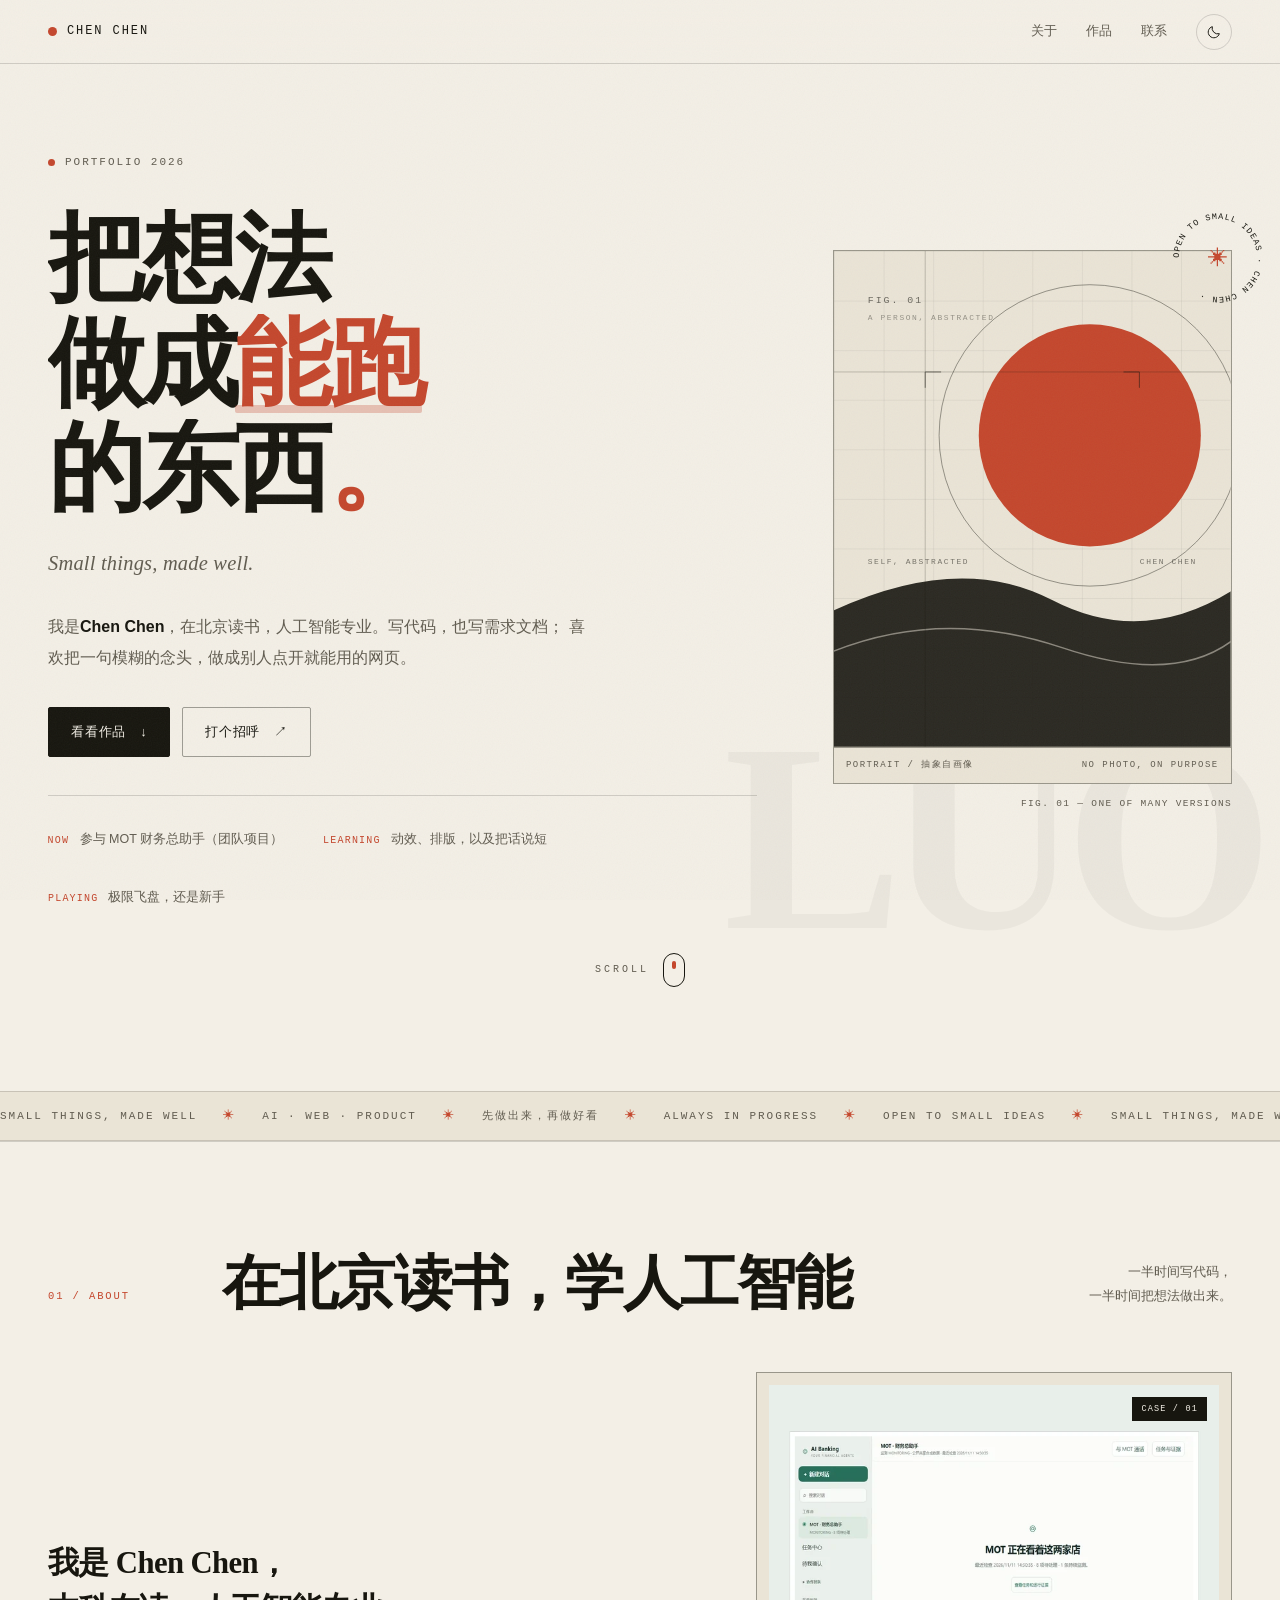
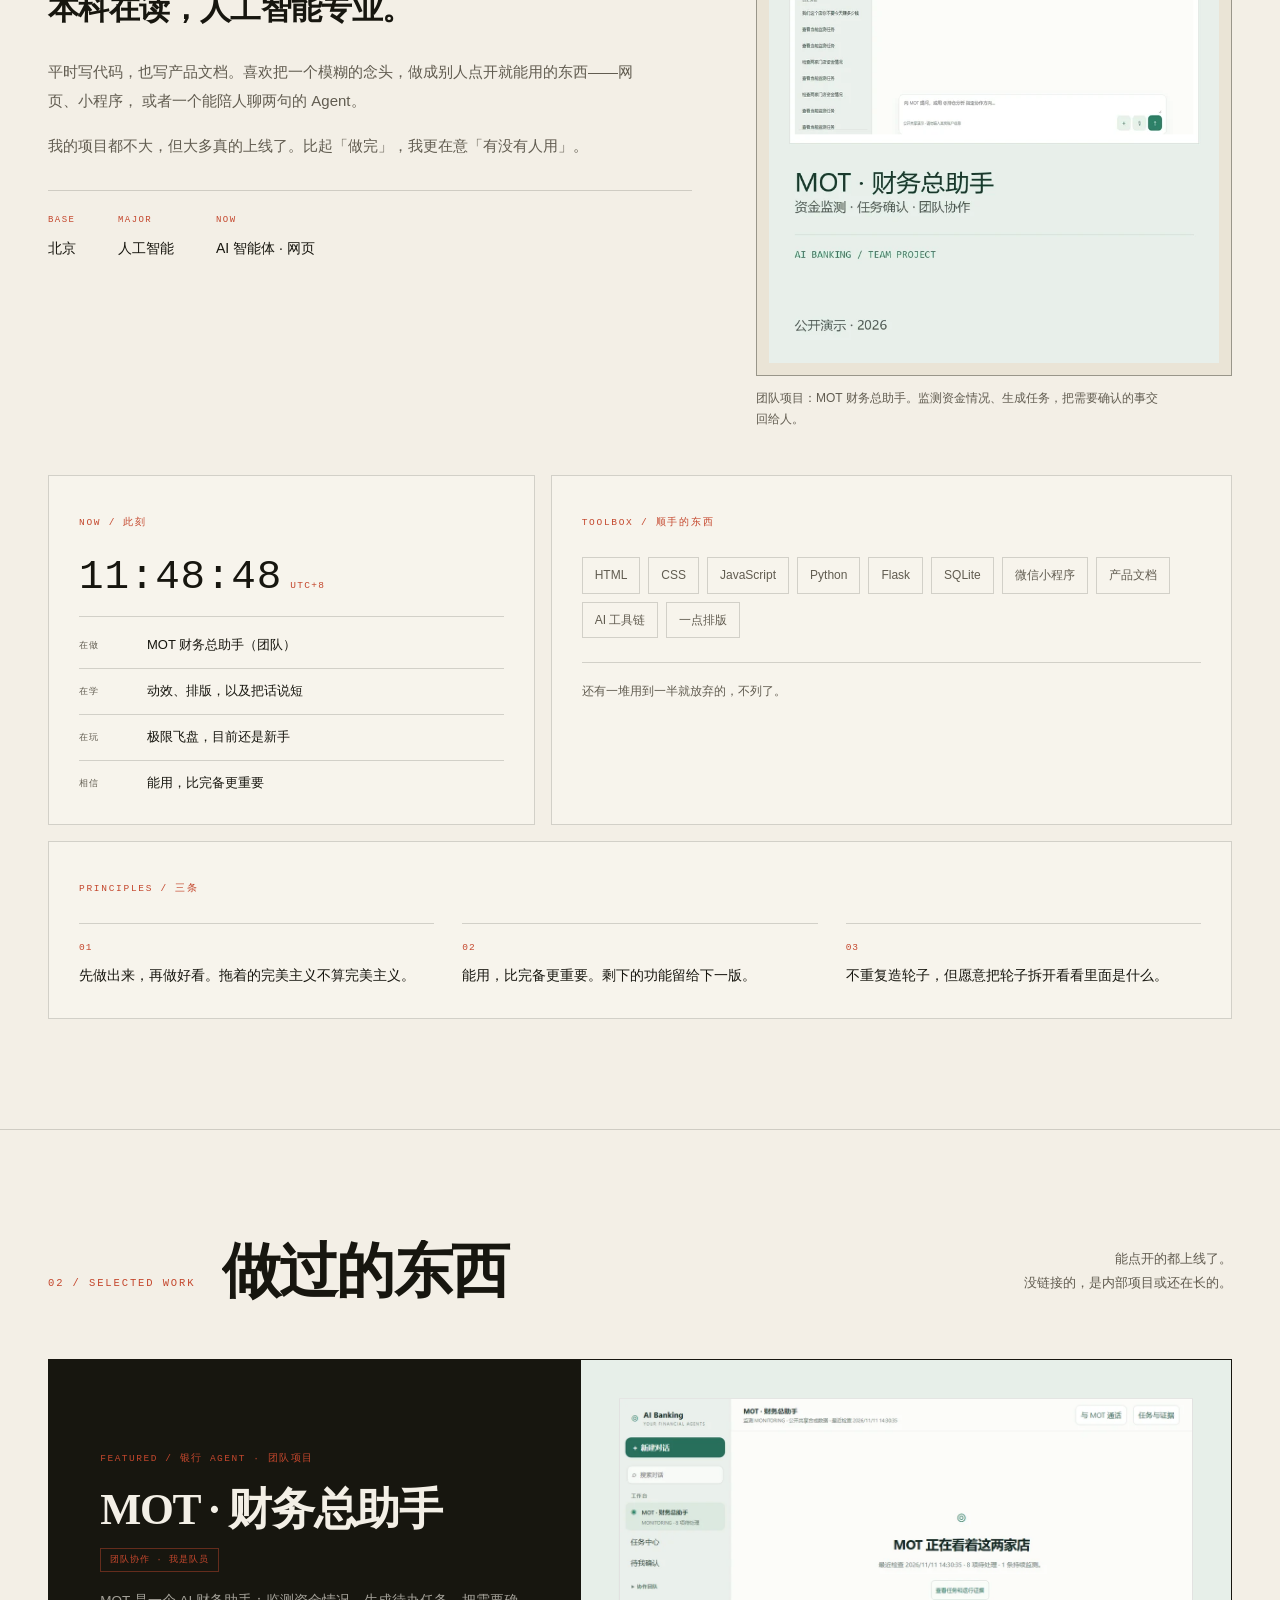
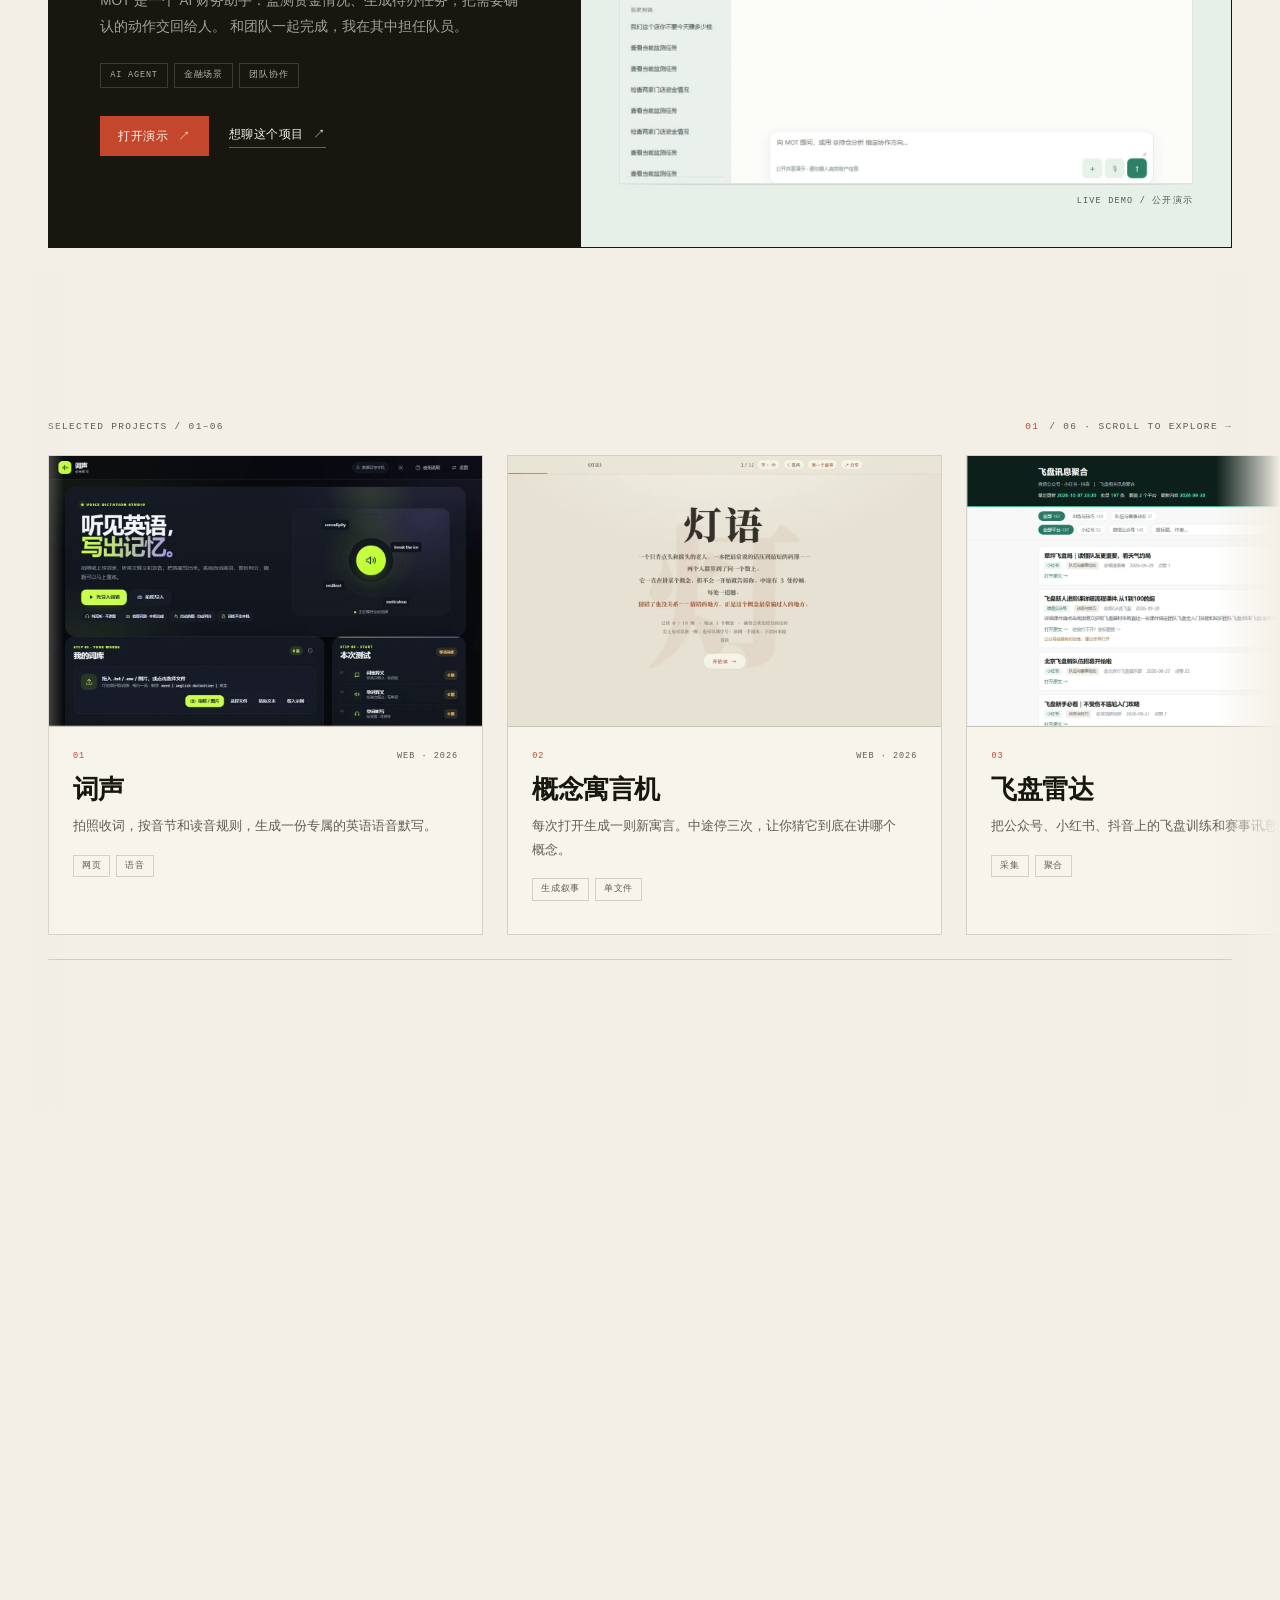
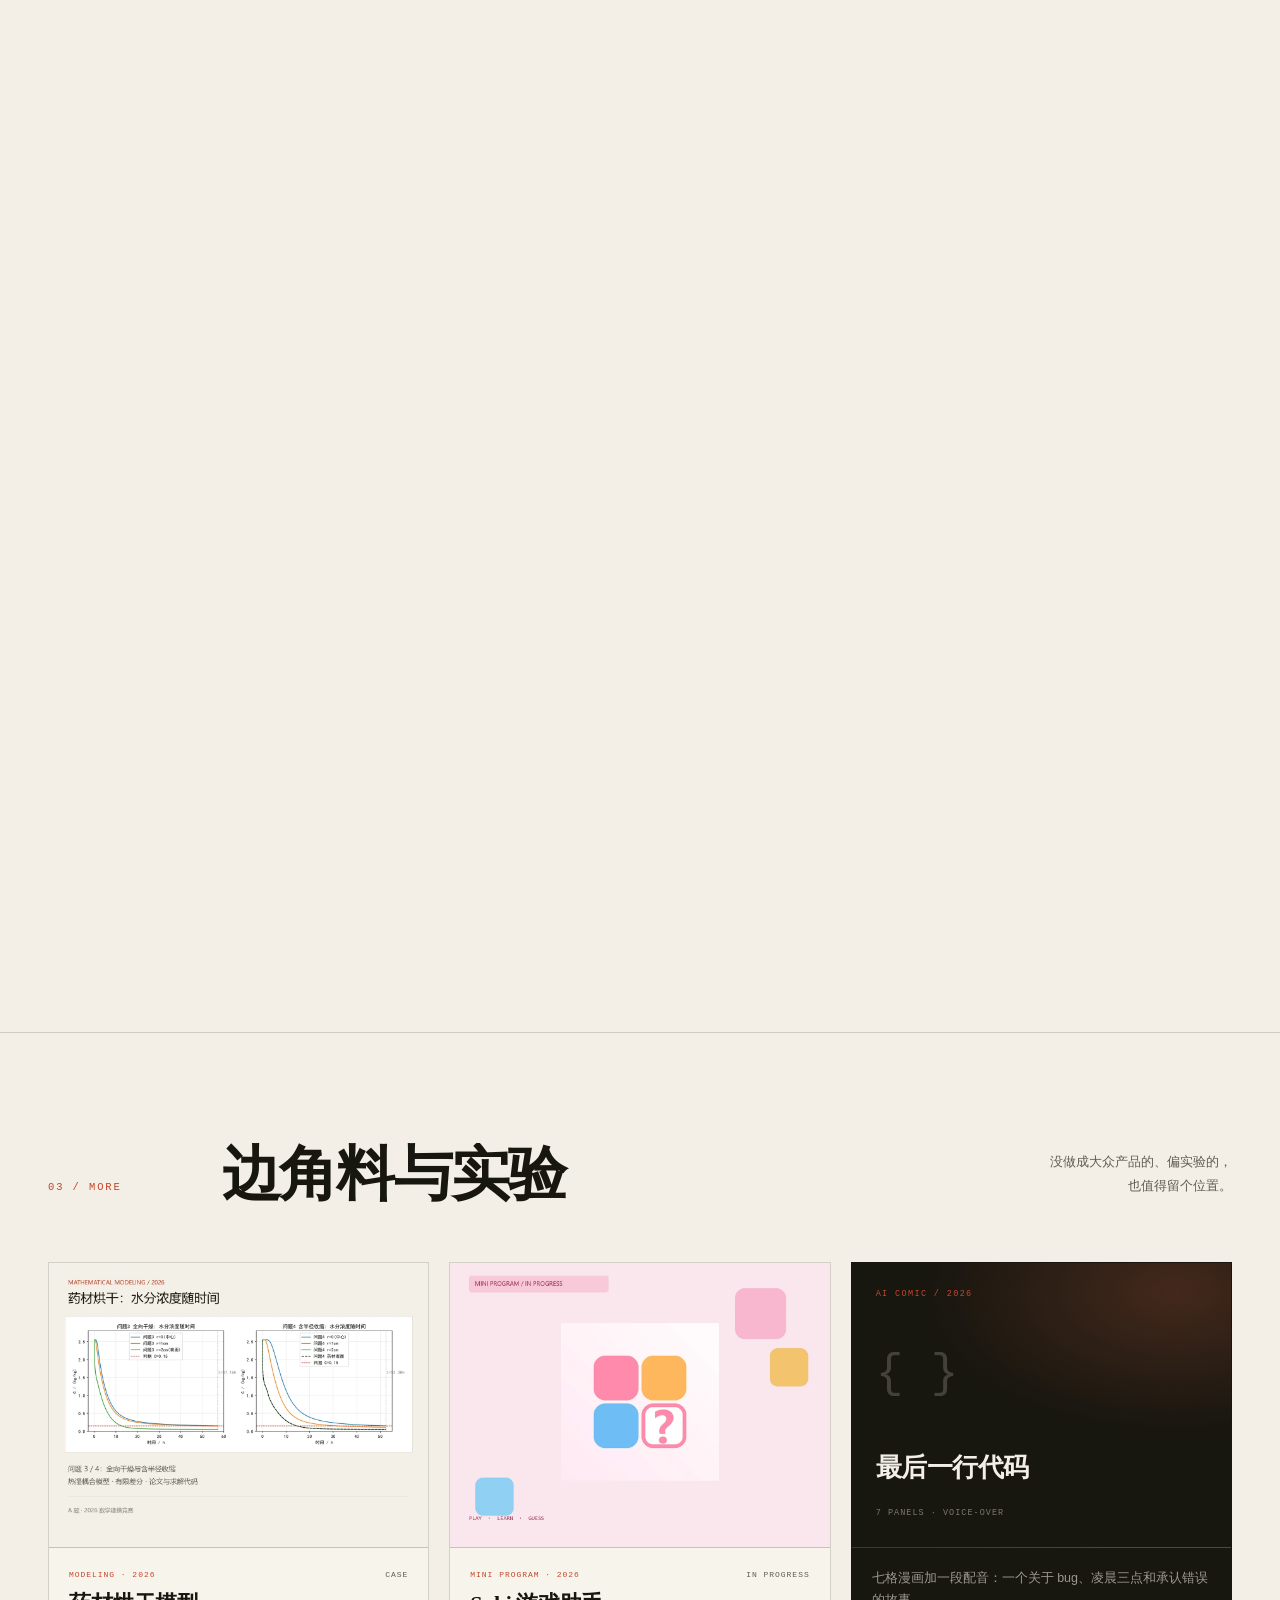
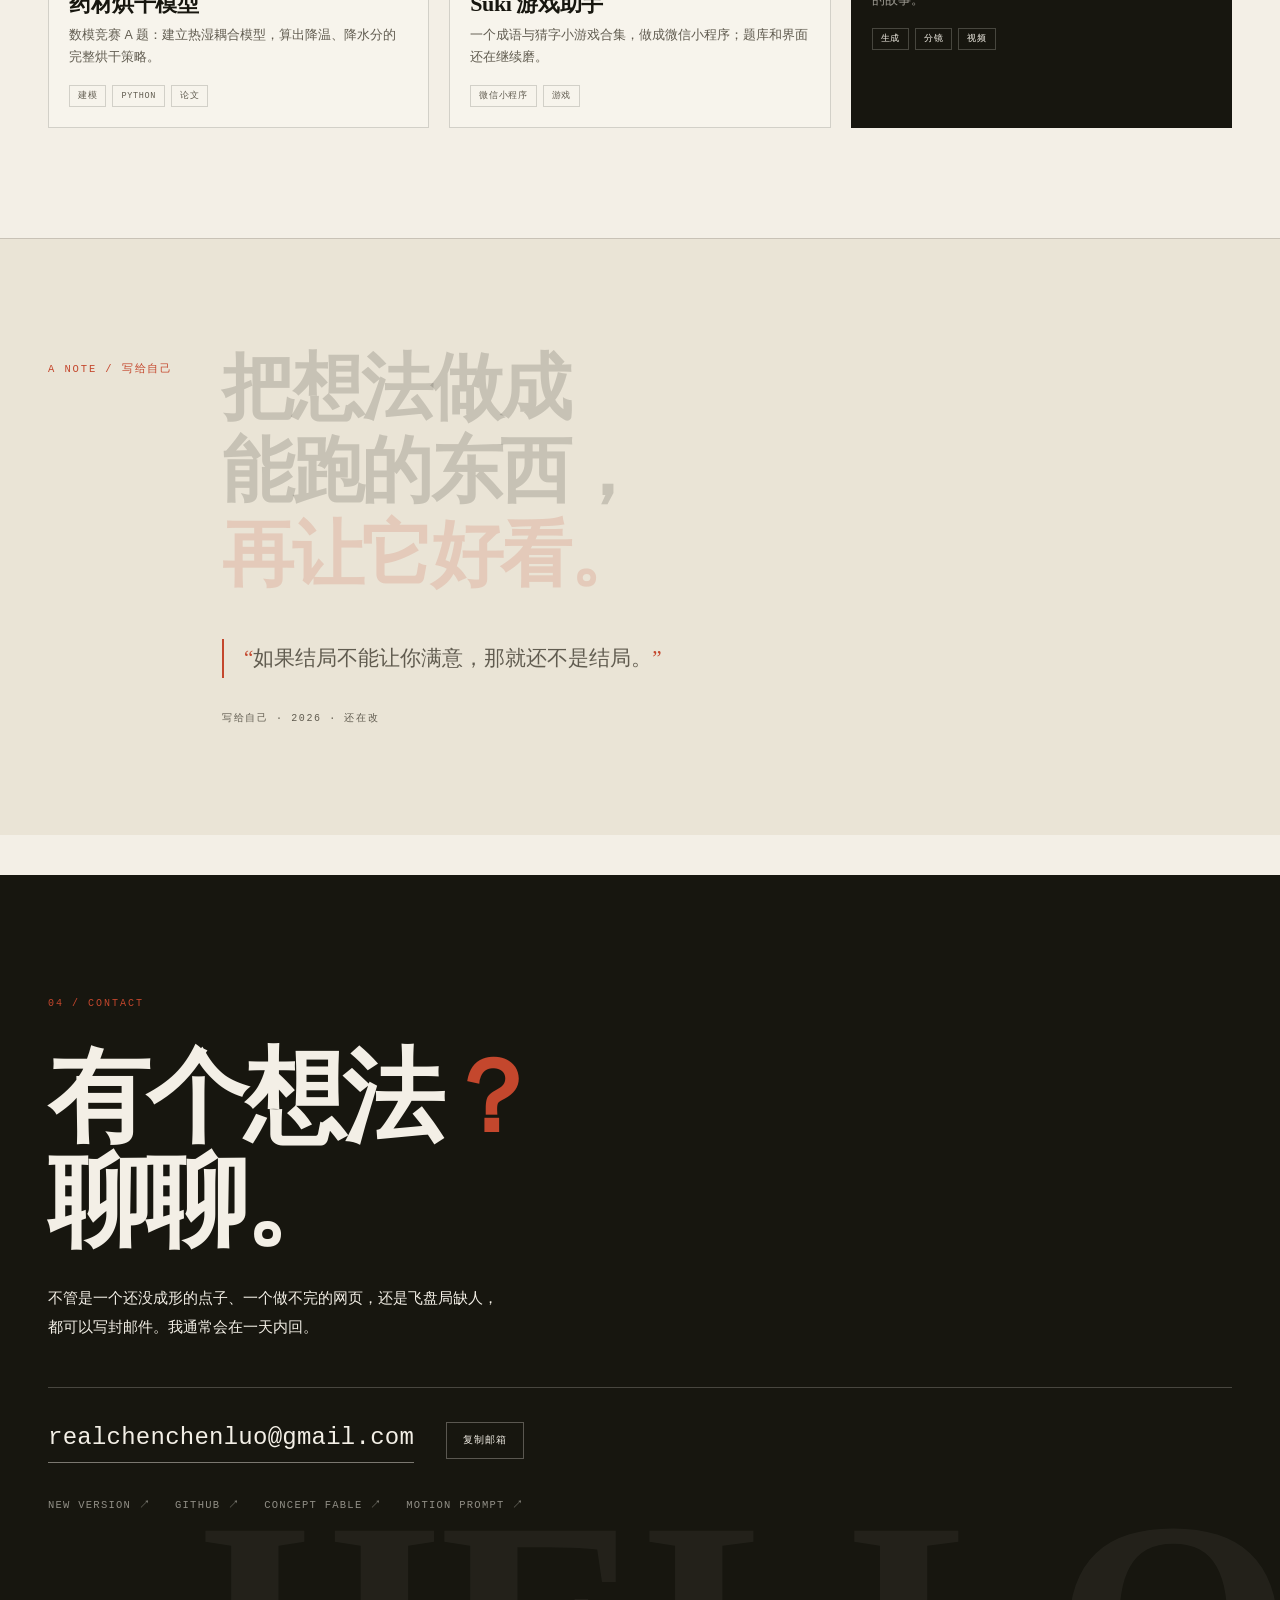
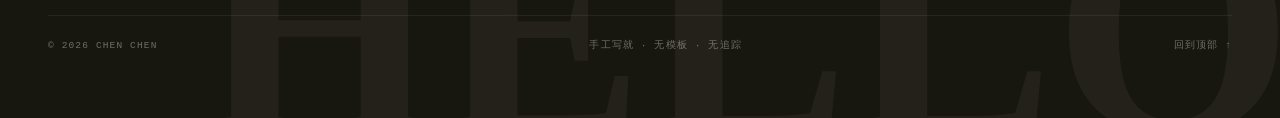
<file: classic/index.html>
<!DOCTYPE html>
<html lang="zh-CN" data-theme="light">
<head>
<meta charset="UTF-8">
<meta name="viewport" content="width=device-width, initial-scale=1.0">
<title>Chen Chen · 把想法做成能跑的东西</title>
<meta name="description" content="Chen Chen 的个人主页：在北京读人工智能专业，写代码，也做点小东西。">
<meta name="author" content="Chen Chen">
<meta name="robots" content="noindex">
<meta property="og:title" content="Chen Chen · 把想法做成能跑的东西">
<meta property="og:description" content="在北京读人工智能专业，做 AI 智能体、网页和一些小实验。">
<meta property="og:type" content="website">
<link rel="icon" href="data:image/svg+xml,%3Csvg xmlns='http://www.w3.org/2000/svg' viewBox='0 0 64 64'%3E%3Crect width='64' height='64' fill='%2317160f'/%3E%3Ccircle cx='32' cy='32' r='15' fill='%23c4472d'/%3E%3C/svg%3E">
  <script>
  (function () {
    document.documentElement.classList.add('js');
    try {
      var t = localStorage.getItem('theme');
      if (!t) t = window.matchMedia('(prefers-color-scheme: dark)').matches ? 'dark' : 'light';
      document.documentElement.setAttribute('data-theme', t);
    } catch (e) {}
  })();
</script>
<style>
  :root {
    --paper: #f3efe6;
    --paper-2: #eae4d6;
    --card: #f7f4ec;
    --ink: #17160f;
    --soft: #615c50;
    --line: rgba(23, 22, 15, .16);
    --line-strong: rgba(23, 22, 15, .38);
    --accent: #c4472d;
    --accent-soft: rgba(196, 71, 45, .1);
    --serif: "Noto Serif SC", "Songti SC", "STSong", "Source Han Serif SC", "SimSun", serif;
    --sans: "PingFang SC", "Hiragino Sans GB", "Microsoft YaHei", "Noto Sans SC", -apple-system, BlinkMacSystemFont, "Segoe UI", sans-serif;
    --mono: "SFMono-Regular", "Cascadia Code", "JetBrains Mono", Consolas, "Liberation Mono", monospace;
    --ease: cubic-bezier(.22, .68, .18, 1);
  }

  html[data-theme="dark"] {
    --paper: #141412;
    --paper-2: #1d1c18;
    --card: #191814;
    --ink: #f1ecdf;
    --soft: #a49e8e;
    --line: rgba(241, 236, 223, .16);
    --line-strong: rgba(241, 236, 223, .4);
    --accent: #e26a4a;
    --accent-soft: rgba(226, 106, 74, .12);
  }

  * { box-sizing: border-box; }
  html { scroll-behavior: smooth; }
  body {
    margin: 0;
    background: var(--paper);
    color: var(--ink);
    font-family: var(--sans);
    font-size: 16px;
    line-height: 1.7;
    -webkit-font-smoothing: antialiased;
    overflow-x: hidden;
  }
  body::after {
    content: "";
    position: fixed;
    inset: 0;
    z-index: 999;
    pointer-events: none;
    opacity: .045;
    background-image: url("data:image/svg+xml,%3Csvg xmlns='http://www.w3.org/2000/svg' width='180' height='180'%3E%3Cfilter id='n'%3E%3CfeTurbulence type='fractalNoise' baseFrequency='0.85' numOctaves='2' stitchTiles='stitch'/%3E%3C/filter%3E%3Crect width='100%25' height='100%25' filter='url(%23n)'/%3E%3C/svg%3E");
  }
  ::selection { background: var(--accent); color: #fff8ee; }
  a { color: inherit; text-decoration: none; }
  img, svg { display: block; max-width: 100%; }
  button { font: inherit; color: inherit; }
  :focus-visible { outline: 2px dashed var(--accent); outline-offset: 4px; }

  .wrap { width: min(1240px, calc(100% - 96px)); margin-inline: auto; }
  .mono { font-family: var(--mono); }
  .accent { color: var(--accent); }
  .section-title { text-wrap: balance; }
  .hero-intro, .intro-copy p, .project-body p, .experiment-body p, .contact-sub { text-wrap: pretty; }

  .skip {
    position: fixed; top: 12px; left: 12px; z-index: 1000;
    padding: 10px 16px; background: var(--ink); color: var(--paper);
    transform: translateY(-160%); transition: transform .2s;
  }
  .skip:focus { transform: translateY(0); }

  /* ---------- progress ---------- */
  .progress {
    position: fixed; top: 0; left: 0; right: 0; height: 2px;
    z-index: 120; background: transparent;
  }
  .progress span {
    display: block; height: 100%; width: 100%;
    background: var(--accent);
    transform: scaleX(0); transform-origin: left;
  }

  /* ---------- header ---------- */
  .site-head {
    position: fixed; top: 0; left: 0; right: 0; z-index: 110;
    height: 64px;
    display: flex; align-items: center;
    border-bottom: 1px solid var(--line);
    background: color-mix(in srgb, var(--paper) 84%, transparent);
    -webkit-backdrop-filter: blur(12px);
    backdrop-filter: blur(12px);
    transition: transform .3s cubic-bezier(.45, 0, .55, 1), box-shadow .3s ease;
  }
  .site-head.is-hidden { transform: translateY(-100%); }
  .site-head.is-scrolled { box-shadow: 0 12px 24px -20px rgba(23, 22, 15, .45); }
  .head-inner {
    width: min(1240px, calc(100% - 96px)); margin-inline: auto;
    display: flex; align-items: center; justify-content: space-between; gap: 24px;
  }
  .brand {
    display: inline-flex; align-items: center; gap: 10px;
    font-family: var(--mono); font-size: 12px; letter-spacing: .16em;
  }
  .brand-dot {
    width: 9px; height: 9px; border-radius: 50%;
    background: var(--accent);
    box-shadow: 0 0 0 0 var(--accent-soft);
    animation: pulse 2.6s infinite;
  }
  .brand-en { letter-spacing: .16em; }
  .head-nav { display: flex; align-items: center; gap: 28px; }
  .head-nav a {
    position: relative; font-size: 13px; color: var(--soft);
    letter-spacing: .04em; transition: color .25s;
  }
  .head-nav a::after {
    content: ""; position: absolute; left: 0; bottom: -5px;
    width: 100%; height: 1px; background: var(--ink);
    transform: scaleX(0); transform-origin: right; transition: transform .3s var(--ease);
  }
  .head-nav a:hover { color: var(--ink); }
  .head-nav a:hover::after { transform: scaleX(1); transform-origin: left; }
  .head-nav a.is-active { color: var(--accent); }
  .head-nav a.is-active::after {
    background: var(--accent);
    transform: scaleX(1); transform-origin: left;
    transition: transform .25s cubic-bezier(.33, 1, .68, 1);
  }

  .theme-btn {
    width: 36px; height: 36px; padding: 0;
    display: grid; place-items: center;
    border: 1px solid var(--line); border-radius: 50%;
    background: transparent; cursor: pointer;
    transition: border-color .25s, transform .35s var(--ease);
  }
  .theme-btn:hover { border-color: var(--line-strong); transform: rotate(18deg); }
  .theme-btn svg { width: 16px; height: 16px; }
  .theme-btn .icon-sun { display: none; }
  html[data-theme="dark"] .theme-btn .icon-sun { display: block; }
  html[data-theme="dark"] .theme-btn .icon-moon { display: none; }

  /* ---------- hero ---------- */
  .hero { position: relative; padding: 142px 0 64px; }
  .hero > .wrap { position: relative; }
  .hero-copy, .hero-figure { position: relative; z-index: 1; }
  .hero-grid {
    display: grid; grid-template-columns: minmax(0, 1.28fr) minmax(300px, .72fr);
    gap: clamp(36px, 6vw, 92px); align-items: center;
  }
  .kicker {
    display: inline-flex; align-items: center; gap: 10px;
    font-family: var(--mono); font-size: 11px; letter-spacing: .18em;
    color: var(--soft); text-transform: uppercase;
  }
  .live-dot {
    width: 7px; height: 7px; border-radius: 50%; background: var(--accent);
    animation: pulse 2.2s infinite;
  }
  .hero-title {
    margin: 26px 0 0;
    font-family: var(--serif);
    font-weight: 700;
    font-size: clamp(54px, 7.6vw, 112px);
    line-height: 1.02;
    letter-spacing: -.035em;
  }
  .hero-title .line { display: block; overflow: hidden; padding-bottom: .06em; }
  .hero-title .line > span {
    display: inline-block;
    transform: translateY(112%);
    animation: rise .95s var(--ease) forwards;
  }
  .hero-title .line:nth-child(2) > span { animation-delay: .1s; }
  .hero-title .line:nth-child(3) > span { animation-delay: .2s; }
  .hero-title .mark {
    color: var(--accent); position: relative; white-space: nowrap;
  }
  .hero-title .mark::after {
    content: ""; position: absolute; left: 0; right: 0; bottom: .04em;
    height: .08em; background: currentColor; opacity: .28; border-radius: 2px;
    transform: scaleX(0); transform-origin: left;
    animation: underline 1s var(--ease) .95s forwards;
  }
  .hero-title .period { color: var(--accent); }
  .hero-en {
    margin: 22px 0 0;
    font-family: var(--serif); font-style: italic;
    font-size: clamp(17px, 1.6vw, 21px);
    color: var(--soft); letter-spacing: .01em;
    opacity: 0; animation: fade .7s ease .65s forwards;
  }
  .hero-intro {
    margin: 30px 0 0; max-width: 34em;
    font-size: 16px; line-height: 1.95; color: var(--soft);
    opacity: 0; animation: fade .7s ease .75s forwards;
  }
  .hero-intro strong { color: var(--ink); font-weight: 600; }
  .hero-actions {
    margin-top: 34px; display: flex; flex-wrap: wrap; gap: 12px;
    opacity: 0; animation: fade .7s ease .85s forwards;
  }
  .btn {
    --mx: 0px; --my: 0px;
    display: inline-flex; align-items: center; gap: 14px;
    padding: 13px 22px; border: 1px solid var(--line-strong); border-radius: 2px;
    font-size: 13px; letter-spacing: .06em;
    transform: translate(var(--mx), var(--my));
    will-change: transform;
    transition: background .25s, color .25s, border-color .25s;
  }
  .btn span { transition: transform .25s var(--ease); }
  .btn:hover { border-color: var(--ink); }
  .btn:hover span { transform: translate(2px, -2px); }
  .btn-solid { background: var(--ink); color: var(--paper); border-color: var(--ink); }
  .btn-solid:hover { background: var(--accent); border-color: var(--accent); color: #fff8ee; }

  .hero-facts {
    display: flex; flex-wrap: wrap; gap: 12px 40px;
    margin-top: 38px; padding-top: 20px;
    border-top: 1px solid var(--line);
    opacity: 0; animation: fade .7s ease .9s forwards;
  }
  .fact { display: flex; gap: 10px; align-items: baseline; font-size: 12.5px; }
  .fact b {
    font-family: var(--mono); font-size: 10px; font-weight: 400;
    letter-spacing: .12em; color: var(--accent); text-transform: uppercase;
  }
  .fact span { color: var(--soft); }

  /* portrait */
  .hero-figure {
    position: relative; justify-self: end; width: 100%; max-width: 400px;
    opacity: 0; animation: fade 1s ease .35s forwards;
  }
  .portrait-stage { width: 100%; perspective: 900px; }
  .portrait {
    position: relative; margin: 0;
    border: 1px solid var(--line-strong);
    background: var(--paper-2);
    transform-style: preserve-3d;
    will-change: transform;
  }
  .portrait-art { position: relative; overflow: hidden; }
  .portrait svg { width: 100%; height: auto; }
  .portrait-glare {
    position: absolute; inset: 0; z-index: 2; pointer-events: none;
    opacity: 0;
    background: radial-gradient(130px circle at var(--gx, 50%) var(--gy, 50%), rgba(255, 255, 255, .42), rgba(255, 255, 255, 0) 70%);
    transition: opacity .4s cubic-bezier(.16, 1, .3, 1);
  }
  .portrait.is-tilting .portrait-glare { opacity: 1; }
  .portrait-caption {
    display: flex; justify-content: space-between; gap: 12px;
    padding: 10px 12px; border-top: 1px solid var(--line-strong);
    font-family: var(--mono); font-size: 9px; letter-spacing: .16em;
    color: var(--soft); text-transform: uppercase;
  }
  .stamp {
    position: absolute; top: -46px; right: -40px; z-index: 2;
    width: 108px; height: 108px;
    display: grid; place-items: center;
    overflow: hidden;
    color: var(--ink);
  }
  .stamp svg { position: absolute; inset: 0; width: 100%; height: 100%; animation: spin 26s linear infinite; }
  .stamp text {
    font-family: var(--mono); font-size: 8.5px; letter-spacing: .12em;
    fill: currentColor; text-transform: uppercase;
  }
  .stamp-star { font-size: 20px; color: var(--accent); }
  .figure-note {
    margin: 12px 0 0; text-align: right;
    font-family: var(--mono); font-size: 9.5px; letter-spacing: .14em;
    color: var(--soft); text-transform: uppercase;
  }

  .hero-watermark {
    position: absolute; right: -2vw; bottom: -4vw; z-index: 0;
    font-family: var(--serif); font-weight: 700; font-size: 21vw; line-height: 1;
    letter-spacing: -.06em; color: var(--ink); opacity: .035;
    pointer-events: none; user-select: none;
  }

  /* ---------- scroll cue ---------- */
  .scroll-cue {
    display: flex; align-items: center; justify-content: center; gap: 14px;
    margin: 32px auto 0; color: var(--soft);
  }
  .cue-word {
    font-family: var(--mono); font-size: 10px; letter-spacing: .3em;
    text-transform: uppercase;
  }
  .cue-mouse {
    position: relative; width: 22px; height: 34px;
    border: 1.5px solid var(--ink); border-radius: 12px;
  }
  .cue-mouse i {
    position: absolute; left: 50%; top: 7px;
    width: 4px; height: 8px; margin-left: -2px; border-radius: 2px;
    background: var(--accent);
    animation: cue-drop 1.57s infinite;
  }
  @keyframes cue-drop {
    0% { transform: translateY(0); opacity: 1; }
    45% { opacity: 1; }
    70% { transform: translateY(14px); opacity: 0; }
    76% { transform: translateY(0); opacity: 0; }
    100% { transform: translateY(0); opacity: 1; }
  }

  /* ---------- ticker ---------- */
  .ticker {
    margin-top: 40px;
    border-block: 1px solid var(--line);
    overflow: hidden; padding: 15px 0;
    background: var(--paper-2);
  }
  .ticker-track {
    display: flex; width: max-content;
    animation: marquee 34s linear infinite;
  }
  .ticker:hover .ticker-track { animation-play-state: paused; }
  .ticker-group {
    display: flex; align-items: center; gap: 26px;
    padding-right: 26px;
    font-family: var(--mono); font-size: 11px; letter-spacing: .18em;
    color: var(--soft); text-transform: uppercase; white-space: nowrap;
  }
  .ticker-group i { font-style: normal; color: var(--accent); }

  /* ---------- sections ---------- */
  section { scroll-margin-top: 84px; }
  .section { padding: 110px 0; border-top: 1px solid var(--line); }
  .section-head {
    display: grid; grid-template-columns: 150px minmax(0, 1fr) 280px;
    gap: 24px; align-items: end; margin-bottom: 56px;
  }
  .section-index {
    font-family: var(--mono); font-size: 10.5px; letter-spacing: .18em;
    color: var(--accent); text-transform: uppercase; padding-bottom: 10px;
    white-space: nowrap;
  }
  .section-title {
    margin: 0; font-family: var(--serif); font-weight: 700;
    font-size: clamp(38px, 4.6vw, 64px); line-height: 1.08; letter-spacing: -.03em;
  }
  .section-note {
    margin: 0; font-size: 13px; line-height: 1.85; color: var(--soft);
    text-align: right; padding-bottom: 8px;
  }

  /* ---------- about ---------- */
  .bento {
    display: grid; grid-template-columns: repeat(12, 1fr);
    gap: 16px;
  }
  .card {
    position: relative;
    padding: 30px;
    border: 1px solid var(--line);
    background: var(--card);
    overflow: hidden;
  }
  .card::before {
    content: ""; position: absolute; inset: 0; pointer-events: none;
    background: linear-gradient(135deg, var(--accent-soft), transparent 55%);
    opacity: 0; transition: opacity .4s;
  }
  .card:hover::before { opacity: 1; }
  .card-now { grid-column: span 5; }
  .card-tools { grid-column: span 5; }
  .card-principles { grid-column: span 7; }
  .card-label {
    display: inline-block; margin-bottom: 26px;
    font-family: var(--mono); font-size: 9.5px; letter-spacing: .18em;
    color: var(--accent); text-transform: uppercase;
  }
  .stats {
    display: grid; grid-template-columns: repeat(3, 1fr);
    gap: 12px; margin-top: 28px; padding-top: 22px;
    border-top: 1px solid var(--line);
  }
  .stat b {
    display: block; font-family: var(--serif); font-size: 34px; line-height: 1;
    font-weight: 700; letter-spacing: -.03em;
  }
  .stat span {
    display: block; margin-top: 8px;
    font-family: var(--mono); font-size: 9px; letter-spacing: .12em;
    color: var(--soft); text-transform: uppercase;
  }
  .clock-row {
    display: flex; align-items: baseline; gap: 8px;
    padding-bottom: 18px; border-bottom: 1px solid var(--line);
  }
  .clock {
    font-family: var(--mono); font-size: clamp(30px, 3.2vw, 42px);
    letter-spacing: .02em; line-height: 1; font-variant-numeric: tabular-nums;
  }
  .clock-zone { font-family: var(--mono); font-size: 9.5px; letter-spacing: .14em; color: var(--accent); }
  .now-rows { margin-top: 6px; }
  .now-row {
    display: grid; grid-template-columns: 58px 1fr; gap: 10px;
    padding: 12px 0; border-bottom: 1px solid var(--line);
    font-size: 13px;
  }
  .now-row:last-child { border-bottom: 0; padding-bottom: 0; }
  .now-row span {
    font-family: var(--mono); font-size: 9px; letter-spacing: .12em;
    color: var(--soft); text-transform: uppercase; padding-top: 4px;
  }
  .now-row b { font-weight: 500; line-height: 1.6; }
  .chips { position: relative; display: flex; flex-wrap: wrap; gap: 8px; }
  .chips span {
    padding: 7px 12px; border: 1px solid var(--line);
    font-size: 12px; color: var(--soft);
    transition: background .25s, color .25s, border-color .25s, transform .25s var(--ease);
  }
  .chips span:hover {
    background: var(--ink); color: var(--paper); border-color: var(--ink);
    transform: translateY(-2px);
  }
  .toolbox-note {
    position: relative; margin: 24px 0 0; padding-top: 18px;
    border-top: 1px solid var(--line);
    font-size: 12px; line-height: 1.7; color: var(--soft);
  }
  .principles { list-style: none; margin: 0; padding: 0; position: relative; }
  .principles li {
    display: grid; grid-template-columns: 40px 1fr; gap: 14px;
    padding: 14px 0; border-bottom: 1px solid var(--line);
    font-size: 14px; line-height: 1.7;
  }
  .principles li:last-child { border-bottom: 0; padding-bottom: 0; }
  .principles i {
    font-family: var(--mono); font-style: normal; font-size: 9.5px;
    letter-spacing: .1em; color: var(--accent); padding-top: 5px;
  }

  /* ---------- statement ---------- */
  .statement {
    padding: 108px 0;
    border-top: 1px solid var(--line);
    background: var(--paper-2);
  }
  .statement .wrap {
    display: grid; grid-template-columns: 150px minmax(0, 1fr);
    gap: 24px; align-items: start;
  }
  .statement-kicker {
    margin: 0; padding-top: 14px;
    font-family: var(--mono); font-size: 10.5px; letter-spacing: .18em;
    color: var(--accent); text-transform: uppercase;
  }
  .statement-text {
    margin: 0; max-width: 12em;
    font-family: var(--serif); font-weight: 700;
    font-size: clamp(38px, 5.6vw, 74px); line-height: 1.16; letter-spacing: -.035em;
  }
  .statement-text .line { display: block; }
  .statement-text .line.accent { color: var(--accent); }
  .statement-text .ch { opacity: .16; }
  .statement-quote {
    margin: 42px 0 0;
    padding-left: 20px;
    border-left: 2px solid var(--accent);
    max-width: 30em;
    font-family: var(--serif);
    font-size: clamp(17px, 1.7vw, 21px);
    line-height: 1.85;
    color: var(--soft);
    text-wrap: pretty;
  }
  .statement-quote .accent { color: var(--accent); }
  .statement-sign {
    margin: 32px 0 0;
    font-family: var(--mono); font-size: 10px; letter-spacing: .16em;
    color: var(--soft); text-transform: uppercase;
  }

  /* ---------- contact ---------- */
  .contact {
    margin-top: 40px;
    background: var(--ink); color: var(--paper);
    padding: 120px 0 64px;
    position: relative; overflow: hidden;
  }
  .contact > .wrap { position: relative; z-index: 1; }
  .contact .contact-kicker {
    display: block; margin-bottom: 34px;
    font-family: var(--mono); font-size: 10px; letter-spacing: .2em;
    color: var(--accent); text-transform: uppercase;
  }
  .contact h2 {
    margin: 0; font-family: var(--serif); font-weight: 700;
    font-size: clamp(52px, 8vw, 112px); line-height: 1.02; letter-spacing: -.04em;
  }
  .contact h2 .accent { color: var(--accent); }
  .contact-sub {
    margin: 30px 0 0; max-width: 30em;
    font-size: 15px; line-height: 1.9; color: var(--paper); opacity: .62;
  }
  .contact-actions {
    display: flex; flex-wrap: wrap; align-items: center; gap: 20px 32px;
    margin-top: 46px; padding-top: 30px;
    border-top: 1px solid color-mix(in srgb, currentColor 22%, transparent);
  }
  .email {
    font-family: var(--mono); font-size: clamp(16px, 2.2vw, 24px);
    letter-spacing: .01em; position: relative; padding-bottom: 4px;
  }
  .email::after {
    content: ""; position: absolute; left: 0; bottom: 0; width: 100%; height: 1px;
    background: currentColor; opacity: .45;
    transform-origin: right; transition: transform .35s var(--ease);
  }
  .email:hover::after { transform: scaleX(0); }
  .copy-btn {
    --mx: 0px; --my: 0px;
    padding: 9px 16px; border: 1px solid color-mix(in srgb, currentColor 30%, transparent);
    background: transparent; color: var(--paper); cursor: pointer;
    font-family: var(--mono); font-size: 10px; letter-spacing: .1em;
    text-transform: uppercase;
    transform: translate(var(--mx), var(--my));
    will-change: transform;
    transition: background .25s, color .25s, border-color .25s;
  }
  .copy-btn:hover { background: var(--paper); color: var(--ink); border-color: var(--paper); }
  .contact-links { display: flex; flex-wrap: wrap; gap: 24px; margin-top: 34px; }
  .contact-links a {
    font-family: var(--mono); font-size: 10.5px; letter-spacing: .12em;
    text-transform: uppercase; color: var(--paper); opacity: .55;
    transition: opacity .25s, color .25s;
  }
  .contact-links a:hover { opacity: 1; color: var(--accent); }
  .contact-foot {
    display: flex; flex-wrap: wrap; justify-content: space-between; gap: 12px;
    margin-top: 100px; padding-top: 22px;
    border-top: 1px solid color-mix(in srgb, currentColor 18%, transparent);
    font-family: var(--mono); font-size: 9.5px; letter-spacing: .12em;
    color: var(--paper); opacity: .4; text-transform: uppercase;
  }
  .contact-watermark {
    position: absolute; right: -1vw; bottom: -5vw; z-index: 0;
    font-family: var(--serif); font-weight: 700; font-size: 24vw; line-height: 1;
    opacity: .05; pointer-events: none; user-select: none;
  }

  /* ---------- cursor follower ---------- */
  .cursor {
    position: fixed; top: 0; left: 0; z-index: 950;
    width: 34px; height: 34px; margin: -17px 0 0 -17px;
    border: 1px solid var(--accent); border-radius: 50%;
    pointer-events: none; opacity: 0; will-change: transform;
    transition: width .25s var(--ease), height .25s var(--ease),
                margin .25s var(--ease), background .25s, opacity .3s;
  }
  .cursor::after {
    content: ""; position: absolute; left: 50%; top: 50%;
    width: 4px; height: 4px; margin: -2px 0 0 -2px;
    border-radius: 50%; background: var(--accent);
  }
  .cursor.on { opacity: .88; }
  .cursor.grow {
    width: 52px; height: 52px; margin: -26px 0 0 -26px;
    background: var(--accent-soft);
  }

  /* ---------- toast ---------- */
  .toast {
    position: fixed; left: 50%; bottom: 32px; z-index: 200;
    transform: translate(-50%, 20px);
    padding: 11px 20px; background: var(--ink); color: var(--paper);
    border: 1px solid var(--line-strong);
    font-family: var(--mono); font-size: 11px; letter-spacing: .08em;
    opacity: 0; pointer-events: none;
    transition: opacity .3s, transform .3s var(--ease);
  }
  .toast.show { opacity: 1; transform: translate(-50%, 0); }

  /* ---------- reveal ---------- */
  .reveal { opacity: 0; transform: translateY(26px); transition: opacity .8s var(--ease), transform .8s var(--ease); }
  html:not(.js) .reveal { opacity: 1; transform: none; }
  .reveal.in { opacity: 1; transform: none; }

  /* ---------- keyframes ---------- */
  @keyframes rise { to { transform: translateY(0); } }
  @keyframes fade { to { opacity: 1; } }
  @keyframes underline { to { transform: scaleX(1); } }
  @keyframes spin { to { transform: rotate(360deg); } }
  @keyframes pulse {
    0% { box-shadow: 0 0 0 0 rgba(196, 71, 45, .35); }
    70% { box-shadow: 0 0 0 7px rgba(196, 71, 45, 0); }
    100% { box-shadow: 0 0 0 0 rgba(196, 71, 45, 0); }
  }
  @keyframes marquee { to { transform: translateX(-50%); } }

  /* ---------- intro / about ---------- */
  .intro-grid {
    display: grid; grid-template-columns: minmax(0, 1.15fr) minmax(280px, .85fr);
    gap: clamp(32px, 5vw, 72px); align-items: center;
  }
  .intro-copy p {
    margin: 0 0 16px; max-width: 40em;
    font-size: 15px; line-height: 1.95; color: var(--soft);
  }
  .intro-copy .intro-lead {
    margin: 0 0 24px;
    font-family: var(--serif); font-weight: 600;
    font-size: clamp(23px, 2.4vw, 32px); line-height: 1.5;
    letter-spacing: -.02em; color: var(--ink);
    max-width: 18em;
  }
  .intro-facts {
    display: flex; flex-wrap: wrap; gap: 18px 42px;
    margin-top: 30px; padding-top: 22px;
    border-top: 1px solid var(--line);
  }
  .intro-facts span {
    display: block; margin-bottom: 5px;
    font-family: var(--mono); font-size: 9px; letter-spacing: .16em;
    color: var(--accent); text-transform: uppercase;
  }
  .intro-facts b { font-weight: 500; font-size: 14px; }
  .intro-media { margin: 0; }
  .intro-frame {
    position: relative; padding: 12px;
    border: 1px solid var(--line-strong);
    background: var(--paper-2);
    transition: transform .5s var(--ease);
  }
  .intro-frame:hover { transform: rotate(-.6deg) translateY(-3px); }
  .intro-frame img { width: 100%; height: auto; display: block; }
  .intro-media-tag {
    position: absolute; top: 24px; right: 24px; left: auto;
    padding: 5px 9px; background: var(--ink); color: var(--paper);
    font-family: var(--mono); font-size: 8.5px; letter-spacing: .14em;
    text-transform: uppercase;
  }
  .intro-media figcaption {
    margin-top: 12px; font-size: 12px; line-height: 1.7; color: var(--soft);
    max-width: 34em;
  }
  .about-bento {
    grid-template-columns: 5fr 7fr;
    margin-top: 46px;
  }
  .about-bento .card { grid-column: auto; }
  .about-bento .card-principles { grid-column: 1 / -1; }
  .about-bento .principles {
    display: grid; grid-template-columns: repeat(3, 1fr); gap: 28px;
  }
  .about-bento .principles li {
    display: block; border-bottom: 0; border-top: 1px solid var(--line);
    padding: 16px 0 0;
  }
  .about-bento .principles i { display: block; margin-bottom: 8px; padding-top: 0; }

  /* ---------- work gallery ---------- */
  .feature-card {
    display: grid; grid-template-columns: minmax(0, .9fr) minmax(0, 1.1fr);
    background: var(--ink); color: var(--paper);
    border: 1px solid var(--ink);
    margin-bottom: 24px; overflow: hidden;
  }
  .feature-copy {
    padding: clamp(30px, 4vw, 54px);
    display: flex; flex-direction: column; justify-content: center; align-items: flex-start;
  }
  .feature-label {
    font-family: var(--mono); font-size: 9.5px; letter-spacing: .16em;
    color: var(--accent); text-transform: uppercase;
  }
  .feature-role {
    display: inline-flex; align-items: center; gap: 8px;
    margin: -4px 0 16px; padding: 4px 9px;
    border: 1px solid color-mix(in srgb, var(--accent) 45%, transparent);
    color: var(--accent);
    font-family: var(--mono); font-size: 8.5px; letter-spacing: .12em;
    text-transform: uppercase;
  }
  .feature-copy h3 {
    margin: 18px 0;
    font-family: var(--serif); font-size: clamp(32px, 3.4vw, 48px);
    font-weight: 700; line-height: 1.12; letter-spacing: -.03em;
  }
  .feature-copy p {
    margin: 0; max-width: 40em;
    font-size: 13.5px; line-height: 1.9; color: var(--paper); opacity: .64;
  }
  .feature-tags { display: flex; flex-wrap: wrap; gap: 6px; margin-top: 24px; }
  .feature-tags span {
    padding: 4px 9px; border: 1px solid color-mix(in srgb, var(--paper) 24%, transparent);
    font-family: var(--mono); font-size: 8.5px; letter-spacing: .1em;
    text-transform: uppercase; color: var(--paper); opacity: .7;
  }
  .feature-actions {
    display: flex; flex-wrap: wrap; align-items: center; gap: 20px;
    margin-top: 28px;
  }
  .feature-link {
    display: inline-flex; align-items: center; gap: 10px;
    padding-bottom: 3px;
    border-bottom: 1px solid color-mix(in srgb, var(--paper) 35%, transparent);
    font-size: 12px; letter-spacing: .04em;
  }
  .feature-link span { transition: transform .25s var(--ease); }
  .feature-link:hover { color: var(--accent); border-color: var(--accent); }
  .feature-link:hover span { transform: translate(2px, -2px); }
  .feature-demo {
    display: inline-flex; align-items: center; gap: 10px;
    padding: 10px 18px; background: var(--accent); color: #fff8ee;
    font-size: 12px; letter-spacing: .04em;
    transition: background .25s, transform .25s var(--ease);
  }
  .feature-demo span { transition: transform .25s var(--ease); }
  .feature-demo:hover { background: #d95538; transform: translateY(-2px); }
  .feature-demo:hover span { transform: translate(2px, -2px); }
  .feature-media {
    display: flex; align-items: center; justify-content: center;
    padding: clamp(20px, 3vw, 38px);
    background: #e7efe9;
  }
  .feature-media-inner { width: 100%; position: relative; }
  .feature-media img {
    width: 100%; height: auto; display: block;
    background: #fff; border: 1px solid rgba(23, 22, 15, .12);
    box-shadow: 0 24px 44px -28px rgba(23, 22, 15, .5);
    transition: transform .5s var(--ease);
  }
  .feature-card:hover .feature-media img { transform: translateY(-4px) scale(1.015); }
  .feature-media-label {
    display: block; margin-top: 10px; text-align: right;
    font-family: var(--mono); font-size: 8.5px; letter-spacing: .14em;
    color: #4c5a52; text-transform: uppercase;
  }

  .project-card {
    position: relative; display: flex; flex-direction: column;
    border: 1px solid var(--line); background: var(--card);
    transition: transform .35s var(--ease), box-shadow .35s var(--ease), border-color .35s;
  }
  .project-card:hover {
    transform: translateY(-6px);
    border-color: var(--line-strong);
    box-shadow: 0 26px 48px -32px rgba(23, 22, 15, .5);
  }
  .project-media {
    margin: 0; aspect-ratio: 16 / 10; overflow: hidden;
    background: var(--paper-2); border-bottom: 1px solid var(--line);
  }
  .project-media img {
    width: 100%; height: 100%; object-fit: cover; object-position: top center;
    transition: transform .65s var(--ease);
  }
  .project-card:hover .project-media img { transform: scale(1.045); }
  .project-body {
    position: relative; padding: 22px 24px 24px;
    display: flex; flex-direction: column; gap: 9px; flex: 1;
  }
  .project-top {
    display: flex; justify-content: space-between; gap: 12px;
    font-family: var(--mono); font-size: 8.5px; letter-spacing: .12em;
    color: var(--soft); text-transform: uppercase;
  }
  .project-top span:first-child { color: var(--accent); }
  .project-body h3 {
    margin: 2px 0 0; font-family: var(--serif); font-size: 26px;
    font-weight: 700; line-height: 1.2; letter-spacing: -.02em;
  }
  .project-body p { margin: 0; font-size: 13px; line-height: 1.8; color: var(--soft); max-width: 38em; }
  .project-tags { display: flex; flex-wrap: wrap; gap: 6px; margin-top: 8px; }
  .project-tags span {
    padding: 3px 8px; border: 1px solid var(--line);
    font-family: var(--mono); font-size: 8.5px; letter-spacing: .08em;
    color: var(--soft); text-transform: uppercase;
  }
  .project-go {
    position: absolute; top: 14px; right: 14px; z-index: 2;
    width: 34px; height: 34px; display: grid; place-items: center;
    border-radius: 50%; background: var(--paper); border: 1px solid var(--line-strong);
    font-size: 13px; color: var(--ink);
    opacity: 0; transform: translateY(-4px);
    transition: opacity .3s, transform .3s var(--ease);
  }
  .project-card:hover .project-go { opacity: 1; transform: none; }
  .project-card.no-link { cursor: default; }
  .project-card.no-link .project-go { display: none; }
  .project-card.no-link:hover { transform: none; box-shadow: none; }
  .project-card.no-link:hover .project-media img { transform: none; }

  /* ---------- experiments ---------- */
  .experiments-grid {
    display: grid; grid-template-columns: repeat(3, minmax(0, 1fr)); gap: 20px;
  }
  .experiment-card {
    display: flex; flex-direction: column; overflow: hidden;
    border: 1px solid var(--line); background: var(--card);
    transition: transform .35s var(--ease), box-shadow .35s var(--ease);
  }
  .experiment-card:hover {
    transform: translateY(-4px);
    box-shadow: 0 22px 40px -30px rgba(23, 22, 15, .45);
  }
  .experiment-media {
    margin: 0; aspect-ratio: 4 / 3; overflow: hidden;
    background: var(--paper-2); border-bottom: 1px solid var(--line);
  }
  .experiment-media img {
    width: 100%; height: 100%; object-fit: cover;
    transition: transform .6s var(--ease);
  }
  .experiment-card:hover .experiment-media img { transform: scale(1.035); }
  .experiment-body { padding: 20px; display: flex; flex-direction: column; gap: 8px; flex: 1; }
  .experiment-top {
    display: flex; justify-content: space-between; gap: 10px;
    font-family: var(--mono); font-size: 8px; letter-spacing: .12em;
    color: var(--soft); text-transform: uppercase;
  }
  .experiment-top span:first-child { color: var(--accent); }
  .experiment-body h3 {
    margin: 0; font-family: var(--serif); font-size: 22px;
    font-weight: 700; line-height: 1.25; letter-spacing: -.02em;
  }
  .experiment-body p { margin: 0; font-size: 12.5px; line-height: 1.75; color: var(--soft); }
  .exp-text { background: var(--ink); color: var(--paper); }
  .exp-text .experiment-body p { color: var(--paper); opacity: .6; }
  .exp-text .project-tags span { color: var(--paper); border-color: color-mix(in srgb, var(--paper) 22%, transparent); }
  .exp-cover {
    aspect-ratio: 4 / 3; padding: 24px;
    display: flex; flex-direction: column; justify-content: space-between;
    border-bottom: 1px solid color-mix(in srgb, var(--paper) 16%, transparent);
    background:
      radial-gradient(120% 90% at 85% 10%, rgba(226, 106, 74, .22), transparent 55%),
      var(--ink);
  }
  .exp-cover-kicker {
    font-family: var(--mono); font-size: 8.5px; letter-spacing: .16em;
    color: var(--accent); text-transform: uppercase;
  }
  .exp-symbol {
    font-family: var(--mono); font-size: 46px; line-height: 1;
    color: var(--paper); opacity: .2;
  }
  .exp-cover h3 {
    margin: 0 0 6px; font-family: var(--serif); font-size: 26px;
    font-weight: 700; letter-spacing: -.02em;
  }
  .exp-cover-sub {
    font-family: var(--mono); font-size: 8.5px; letter-spacing: .12em;
    color: var(--paper); opacity: .45; text-transform: uppercase;
  }

  /* ---------- horizontal work rail ---------- */
  .work-rail {
    position: relative;
    width: 100vw; margin-left: calc(50% - 50vw);
    height: 250vh;
    margin-top: 6px;
  }
  .work-rail-sticky {
    position: sticky; top: 64px;
    height: calc(100vh - 64px);
    display: flex; flex-direction: column; justify-content: center;
    overflow: hidden;
  }
  .work-rail-sticky::before,
  .work-rail-sticky::after {
    content: ""; position: absolute; top: 0; bottom: 0; z-index: 3;
    width: max(24px, 5vw); pointer-events: none;
  }
  .work-rail-sticky::before {
    left: 0;
    background: linear-gradient(to right, var(--paper), transparent);
  }
  .work-rail-sticky::after {
    right: 0;
    background: linear-gradient(to left, var(--paper), transparent);
  }
  .work-rail-head {
    width: min(1240px, calc(100% - 96px));
    margin: 0 auto 20px;
    display: flex; justify-content: space-between; align-items: baseline; gap: 20px;
    font-family: var(--mono); font-size: 9.5px; letter-spacing: .14em;
    color: var(--soft); text-transform: uppercase;
  }
  .work-rail-meta { display: flex; align-items: baseline; gap: 10px; }
  .work-rail-meta b { color: var(--accent); font-weight: 400; }
  .work-track {
    display: flex; gap: 24px; width: max-content;
    padding: 0 max(48px, calc((100vw - 1240px) / 2));
    will-change: transform;
  }
  .work-track .project-card {
    flex: 0 0 clamp(360px, 34vw, 500px);
    min-height: 480px;
  }
  .work-rail-progress {
    width: min(1240px, calc(100% - 96px));
    height: 1px; margin: 24px auto 0;
    background: var(--line); overflow: hidden;
  }
  .work-rail-progress i {
    display: block; width: 100%; height: 100%;
    background: var(--accent);
    transform: scaleX(0); transform-origin: left;
  }

  /* ---------- section title mask ---------- */
  .section-title { overflow: hidden; }
  .section-title > span {
    display: block;
    transform: translateY(110%);
    transition: transform .9s var(--ease);
  }
  .section-head.in .section-title > span { transform: translateY(0); }

  /* ---------- spotlight hover ---------- */
  .feature-card, .experiment-card { position: relative; }
  .project-card::after,
  .feature-card::after,
  .exp-text::after {
    content: ""; position: absolute; inset: 0; z-index: 0;
    pointer-events: none; opacity: 0; transition: opacity .35s;
  }
  .project-card::after {
    background: radial-gradient(280px circle at var(--sx, 50%) var(--sy, 50%), rgba(196, 71, 45, .16), transparent 65%);
  }
  .feature-card::after,
  .exp-text::after {
    background: radial-gradient(260px circle at var(--sx, 50%) var(--sy, 50%), rgba(255, 255, 255, .18), transparent 65%);
  }
  .project-card:hover::after,
  .feature-card:hover::after,
  .exp-text:hover::after { opacity: 1; }
  .project-media, .project-body,
  .feature-copy, .feature-media,
  .exp-cover, .exp-text .experiment-body { position: relative; z-index: 1; }

  /* ---------- image mask reveal ---------- */
  .project-card .project-media img,
  .feature-card .feature-media img {
    clip-path: inset(0 100% 0 0);
    transition: transform .65s var(--ease), clip-path 1s var(--ease);
  }
  .project-card.in .project-media img,
  .feature-card.in .feature-media img { clip-path: inset(0 0 0 0); }

  /* no-JS fallbacks */
  html:not(.js) .section-title > span { transform: none; }
  html:not(.js) .project-card .project-media img,
  html:not(.js) .feature-card .feature-media img { clip-path: none; }
  html:not(.js) .work-rail { width: auto; margin-left: 0; height: auto; }
  html:not(.js) .work-rail-sticky { position: static; height: auto; overflow: visible; }
  html:not(.js) .work-rail-sticky::before,
  html:not(.js) .work-rail-sticky::after { display: none; }
  html:not(.js) .work-rail-head,
  html:not(.js) .work-rail-progress { display: none; }
  html:not(.js) .work-track {
    display: grid; grid-template-columns: repeat(auto-fit, minmax(320px, 1fr));
    gap: 24px; width: auto; padding: 0; transform: none;
  }

  /* ---------- responsive ---------- */
  @media (max-width: 1080px) {
    .section-head { grid-template-columns: 132px minmax(0, 1fr) 240px; }
  }
  @media (max-width: 860px) {
    .wrap, .head-inner { width: calc(100% - 48px); }
    .head-nav { gap: 18px; }
    .hero { padding-top: 118px; }
    .hero-grid { grid-template-columns: 1fr; gap: 52px; }
    .hero-figure { justify-self: start; max-width: 360px; }
    .stamp { top: -36px; right: -22px; width: 92px; height: 92px; }
    .hero-watermark { font-size: 34vw; bottom: 0; }
    .section { padding: 82px 0; }
    .statement { padding: 82px 0; }
    .statement .wrap { grid-template-columns: 1fr; gap: 18px; }
    .statement-kicker { padding-top: 0; }
    .statement-text { max-width: 14em; }
    .section-head { grid-template-columns: 1fr; gap: 12px; margin-bottom: 38px; }
    .section-index { padding-bottom: 0; }
    .section-note { text-align: left; padding-bottom: 0; }
  }
  @media (max-width: 560px) {
    .wrap, .head-inner { width: calc(100% - 36px); }
    .head-nav { gap: 16px; }
    .head-nav a { font-size: 12px; }
    .hero { padding-top: 104px; padding-bottom: 40px; }
    .hero-title { font-size: clamp(46px, 13.5vw, 68px); }
    .hero-intro { font-size: 15px; }
    .hero-facts { gap: 8px 22px; }
    .stamp { top: -28px; right: 2px; width: 80px; height: 80px; }
    .ticker { margin-top: 24px; }
    .card { padding: 24px; }
    .stats { gap: 6px; }
    .stat b { font-size: 28px; }
    .contact { padding: 88px 0 40px; }
    .contact-foot { margin-top: 70px; }
  }

  @media (max-width: 900px) {
    .intro-grid { grid-template-columns: 1fr; }
    .intro-media { max-width: 440px; }
    .feature-card { grid-template-columns: 1fr; }
    .feature-media { padding: 22px; }
    .about-bento { grid-template-columns: 1fr; }
    .about-bento .card-principles { grid-column: auto; }
    .about-bento .principles { grid-template-columns: 1fr; gap: 0; }
    .about-bento .principles li {
      padding: 14px 0;
      border-top: 0; border-bottom: 1px solid var(--line);
    }
    .about-bento .principles li:last-child { border-bottom: 0; }
    .work-rail { width: auto; margin-left: 0; height: auto; }
    .work-rail-sticky { position: static; height: auto; overflow: visible; }
    .work-rail-sticky::before, .work-rail-sticky::after { display: none; }
    .work-rail-head, .work-rail-progress { display: none; }
    .work-track {
      display: grid; grid-template-columns: 1fr; gap: 24px;
      width: auto; padding: 0; transform: none !important;
    }
    .work-track .project-card { width: auto; min-height: 0; }
  }
  @media (max-width: 860px) {
    .experiments-grid { grid-template-columns: 1fr; }
  }
  @media (max-width: 560px) {
    .intro-lead { font-size: 22px; }
    .intro-facts { gap: 14px 26px; }
    .feature-copy { padding: 26px; }
    .feature-copy h3 { font-size: 30px; }
    .feature-media { padding: 14px; }
    .project-body { padding: 18px; }
    .project-body h3 { font-size: 23px; }
    .experiment-body { padding: 18px; }
  }

  @media (prefers-reduced-motion: reduce) {
    html { scroll-behavior: auto; }
    *, *::before, *::after {
      animation-duration: .001ms !important;
      animation-iteration-count: 1 !important;
      transition-duration: .001ms !important;
    }
    .reveal { opacity: 1; transform: none; }
    .hero-title .line > span { transform: none; }
    .hero-en, .hero-intro, .hero-actions, .hero-facts, .hero-figure { opacity: 1; }
    .cursor, .scroll-cue { display: none; }
    .statement-text .ch { opacity: 1 !important; }
    .portrait { transform: none !important; }
    .section-title > span { transform: none !important; }
    .project-card .project-media img,
    .feature-card .feature-media img { clip-path: none !important; }
    .project-card::after, .feature-card::after, .exp-text::after { display: none; }
    .work-rail { width: auto; margin-left: 0; height: auto; }
    .work-rail-sticky { position: static; height: auto; overflow: visible; }
    .work-rail-sticky::before, .work-rail-sticky::after { display: none; }
    .work-rail-head, .work-rail-progress { display: none; }
    .work-track {
      display: grid; grid-template-columns: repeat(auto-fit, minmax(320px, 1fr)); gap: 24px;
      width: auto; padding: 0; transform: none !important;
    }
    .work-track .project-card { width: auto; min-height: 0; }
  }
</style>
</head>
<body id="top">
<a class="skip" href="#main">跳到正文</a>
<div class="progress" aria-hidden="true"><span id="progressBar"></span></div>

<header class="site-head">
  <div class="head-inner">
    <a class="brand" href="#top" aria-label="回到首页">
      <span class="brand-dot" aria-hidden="true"></span>
      <span class="brand-en">CHEN CHEN</span>
    </a>
    <nav class="head-nav" aria-label="主导航">
      <a href="#about">关于</a>
      <a href="#work">作品</a>
      <a href="#contact">联系</a>
      <button class="theme-btn" id="themeBtn" type="button" aria-label="切换深浅配色">
        <svg class="icon-moon" viewBox="0 0 24 24" fill="none" stroke="currentColor" stroke-width="1.5" aria-hidden="true">
          <path d="M20 14.5A8.5 8.5 0 0 1 9.5 4a8.5 8.5 0 1 0 10.5 10.5Z"/>
        </svg>
        <svg class="icon-sun" viewBox="0 0 24 24" fill="none" stroke="currentColor" stroke-width="1.5" aria-hidden="true">
          <circle cx="12" cy="12" r="4"/>
          <path d="M12 2v2M12 20v2M2 12h2M20 12h2M4.9 4.9l1.4 1.4M17.7 17.7l1.4 1.4M19.1 4.9l-1.4 1.4M6.3 17.7l-1.4 1.4"/>
        </svg>
      </button>
    </nav>
  </div>
</header>

<main id="main">
  <section class="hero" aria-labelledby="hero-title">
    <div class="wrap">
      <div class="hero-grid">
        <div class="hero-copy">
          <p class="kicker"><span class="live-dot" aria-hidden="true"></span> Portfolio 2026</p>
          <h1 class="hero-title" id="hero-title">
            <span class="line"><span>把想法</span></span>
            <span class="line"><span>做成<span class="mark">能跑</span></span></span>
            <span class="line"><span>的东西<span class="period">。</span></span></span>
          </h1>
          <p class="hero-en">Small things, made well.</p>
          <p class="hero-intro">
            我是<strong>Chen Chen</strong>，在北京读书，人工智能专业。写代码，也写需求文档；
            喜欢把一句模糊的念头，做成别人点开就能用的网页。
          </p>
          <div class="hero-actions">
            <a class="btn btn-solid" href="#work" data-magnetic>看看作品 <span aria-hidden="true">↓</span></a>
            <a class="btn" href="mailto:realchenchenluo@gmail.com" data-magnetic>打个招呼 <span aria-hidden="true">↗</span></a>
          </div>
          <div class="hero-facts">
            <p class="fact"><b>Now</b><span>参与 MOT 财务总助手（团队项目）</span></p>
            <p class="fact"><b>Learning</b><span>动效、排版，以及把话说短</span></p>
            <p class="fact"><b>Playing</b><span>极限飞盘，还是新手</span></p>
          </div>
        </div>

        <div class="hero-figure">
          <div class="stamp" aria-hidden="true">
            <svg viewBox="0 0 108 108">
              <defs>
                <path id="stampPath" d="M54,54 m-39,0 a39,39 0 1,1 78,0 a39,39 0 1,1 -78,0"/>
              </defs>
              <text><textPath href="#stampPath">OPEN TO SMALL IDEAS · CHEN CHEN · </textPath></text>
            </svg>
            <span class="stamp-star">✳</span>
          </div>
          <div class="portrait-stage">
            <figure class="portrait">
              <div class="portrait-art">
                <svg viewBox="0 0 400 500" role="img" aria-label="抽象自画像：朱红圆日与深色山形">
                  <defs>
                    <pattern id="grid" width="50" height="50" patternUnits="userSpaceOnUse">
                      <path d="M50 0H0V50" fill="none" stroke="currentColor" stroke-width=".6" opacity=".18"/>
                    </pattern>
                    <clipPath id="frame"><rect width="400" height="500"/></clipPath>
                  </defs>
                  <g clip-path="url(#frame)">
                    <rect width="400" height="500" fill="var(--paper-2)"/>
                    <rect width="400" height="500" fill="url(#grid)"/>
                    <circle cx="258" cy="186" r="112" fill="var(--accent)"/>
                    <circle cx="258" cy="186" r="152" fill="none" stroke="currentColor" stroke-width="1" opacity=".42"/>
                    <path d="M-20 372 Q 120 300 220 352 T 420 330 L420 520 L-20 520 Z" fill="currentColor" opacity=".9"/>
                    <path d="M-20 412 Q 100 356 230 400 T 420 376" fill="none" stroke="var(--paper-2)" stroke-width="1.5" opacity=".5"/>
                    <line x1="92" y1="0" x2="92" y2="500" stroke="currentColor" stroke-width="1" opacity=".22"/>
                    <line x1="0" y1="122" x2="400" y2="122" stroke="currentColor" stroke-width="1" opacity=".22"/>
                    <path d="M92 122h16M92 122v16M308 122h-16M308 122v16" stroke="currentColor" stroke-width="1" opacity=".55"/>
                    <text x="34" y="52" font-family="monospace" font-size="10" letter-spacing="2" fill="currentColor" opacity=".6">FIG. 01</text>
                    <text x="34" y="70" font-family="monospace" font-size="8" letter-spacing="1.6" fill="currentColor" opacity=".4">A PERSON, ABSTRACTED</text>
                    <text x="34" y="316" font-family="monospace" font-size="8" letter-spacing="1.6" fill="currentColor" opacity=".55">SELF, ABSTRACTED</text>
                    <text x="366" y="316" font-family="monospace" font-size="8" letter-spacing="1.6" fill="currentColor" opacity=".55" text-anchor="end">CHEN CHEN</text>
                  </g>
                </svg>
                <span class="portrait-glare" aria-hidden="true"></span>
              </div>
              <figcaption class="portrait-caption">
                <span>Portrait / 抽象自画像</span>
                <span>No photo, on purpose</span>
              </figcaption>
            </figure>
          </div>
          <p class="figure-note">FIG. 01 — ONE OF MANY VERSIONS</p>
        </div>
      </div>
      <div class="hero-watermark" aria-hidden="true">LUO</div>
    </div>
    <div class="scroll-cue" aria-hidden="true">
      <span class="cue-word">Scroll</span>
      <span class="cue-mouse"><i></i></span>
    </div>
  </section>

  <div class="ticker" aria-hidden="true">
    <div class="ticker-track">
      <div class="ticker-group">
        <span>Small things, made well</span><i>✳</i>
        <span>AI · Web · Product</span><i>✳</i>
        <span>先做出来，再做好看</span><i>✳</i>
        <span>Always in progress</span><i>✳</i>
        <span>Open to small ideas</span><i>✳</i>
      </div>
      <div class="ticker-group">
        <span>Small things, made well</span><i>✳</i>
        <span>AI · Web · Product</span><i>✳</i>
        <span>先做出来，再做好看</span><i>✳</i>
        <span>Always in progress</span><i>✳</i>
        <span>Open to small ideas</span><i>✳</i>
      </div>
    </div>
  </div>

  <section class="section" id="about" aria-labelledby="about-title">
    <div class="wrap">
      <div class="section-head reveal">
        <span class="section-index">01 / About</span>
        <h2 class="section-title" id="about-title"><span>在北京读书，学人工智能</span></h2>
        <p class="section-note">一半时间写代码，<br>一半时间把想法做出来。</p>
      </div>

      <div class="intro-grid">
        <div class="intro-copy reveal">
          <p class="intro-lead">我是 Chen Chen，<br>本科在读，人工智能专业。</p>
          <p>
            平时写代码，也写产品文档。喜欢把一个模糊的念头，做成别人点开就能用的东西——网页、小程序，
            或者一个能陪人聊两句的 Agent。
          </p>
          <p>
            我的项目都不大，但大多真的上线了。比起「做完」，我更在意「有没有人用」。
          </p>
          <div class="intro-facts">
            <div><span>Base</span><b>北京</b></div>
            <div><span>Major</span><b>人工智能</b></div>
            <div><span>Now</span><b>AI 智能体 · 网页</b></div>
          </div>
        </div>
        <figure class="intro-media reveal">
          <div class="intro-frame">
            <img src="../assets/bank-demo-portrait.webp" alt="MOT 财务总助手的公开演示界面" width="700" height="900" loading="lazy">
            <span class="intro-media-tag">Case / 01</span>
          </div>
          <figcaption>团队项目：MOT 财务总助手。监测资金情况、生成任务，把需要确认的事交回给人。</figcaption>
        </figure>
      </div>

      <div class="bento about-bento">
        <article class="card card-now reveal">
          <span class="card-label">Now / 此刻</span>
          <div class="clock-row">
            <span class="clock" id="clock">--:--:--</span>
            <span class="clock-zone">UTC+8</span>
          </div>
          <div class="now-rows">
            <div class="now-row"><span>在做</span><b>MOT 财务总助手（团队）</b></div>
            <div class="now-row"><span>在学</span><b>动效、排版，以及把话说短</b></div>
            <div class="now-row"><span>在玩</span><b>极限飞盘，目前还是新手</b></div>
            <div class="now-row"><span>相信</span><b>能用，比完备更重要</b></div>
          </div>
        </article>

        <article class="card card-tools reveal">
          <span class="card-label">Toolbox / 顺手的东西</span>
          <div class="chips">
            <span>HTML</span>
            <span>CSS</span>
            <span>JavaScript</span>
            <span>Python</span>
            <span>Flask</span>
            <span>SQLite</span>
            <span>微信小程序</span>
            <span>产品文档</span>
            <span>AI 工具链</span>
            <span>一点排版</span>
          </div>
          <p class="toolbox-note">还有一堆用到一半就放弃的，不列了。</p>
        </article>

        <article class="card card-principles reveal">
          <span class="card-label">Principles / 三条</span>
          <ol class="principles">
            <li><i>01</i><span>先做出来，再做好看。拖着的完美主义不算完美主义。</span></li>
            <li><i>02</i><span>能用，比完备更重要。剩下的功能留给下一版。</span></li>
            <li><i>03</i><span>不重复造轮子，但愿意把轮子拆开看看里面是什么。</span></li>
          </ol>
        </article>
      </div>
    </div>
  </section>

  <section class="section" id="work" aria-labelledby="work-title">
    <div class="wrap">
      <div class="section-head reveal">
        <span class="section-index">02 / Selected Work</span>
        <h2 class="section-title" id="work-title"><span>做过的东西</span></h2>
        <p class="section-note">能点开的都上线了。<br>没链接的，是内部项目或还在长的。</p>
      </div>

      <article class="feature-card reveal">
        <div class="feature-copy">
          <span class="feature-label">Featured / 银行 Agent · 团队项目</span>
          <h3>MOT · 财务总助手</h3>
          <span class="feature-role">团队协作 · 我是队员</span>
          <p>
            MOT 是一个 AI 财务助手：监测资金情况、生成待办任务，把需要确认的动作交回给人。
            和团队一起完成，我在其中担任队员。
          </p>
          <div class="feature-tags">
            <span>AI Agent</span><span>金融场景</span><span>团队协作</span>
          </div>
          <div class="feature-actions">
            <a class="feature-demo" href="https://personal-ai-fund-manager-mot-staging.ai-banking-agent.workers.dev/app" target="_blank" rel="noopener">打开演示 <span aria-hidden="true">↗</span></a>
            <a class="feature-link" href="mailto:realchenchenluo@gmail.com?subject=想了解 MOT 财务总助手项目">想聊这个项目 <span aria-hidden="true">↗</span></a>
          </div>
        </div>
        <div class="feature-media">
          <div class="feature-media-inner">
            <img src="../assets/bank-demo.webp" alt="MOT 财务总助手的公开演示界面" width="1200" height="806">
            <span class="feature-media-label">Live demo / 公开演示</span>
          </div>
        </div>
      </article>

      <div class="work-rail" data-horizontal>
        <div class="work-rail-sticky">
          <div class="work-rail-head">
            <span>Selected projects / 01–06</span>
            <span class="work-rail-meta"><b class="work-rail-count">01</b> / 06 · Scroll to explore →</span>
          </div>
          <div class="work-track">
        <a class="project-card reveal" href="https://realchenchenluo.github.io/cisheng/" target="_blank" rel="noopener">
          <figure class="project-media">
            <img src="../assets/cisheng.webp" alt="词声的语音默写首页" width="1200" height="750">
          </figure>
          <div class="project-body">
            <div class="project-top"><span>01</span><span>Web · 2026</span></div>
            <h3>词声</h3>
            <p>拍照收词，按音节和读音规则，生成一份专属的英语语音默写。</p>
            <div class="project-tags"><span>网页</span><span>语音</span></div>
            <span class="project-go" aria-hidden="true">↗</span>
          </div>
        </a>

        <a class="project-card reveal" href="https://realchenchenluo.github.io/concept-fable/" target="_blank" rel="noopener">
          <figure class="project-media">
            <img src="../assets/concept-fable.webp" alt="概念寓言机的故事首页" width="1200" height="750">
          </figure>
          <div class="project-body">
            <div class="project-top"><span>02</span><span>Web · 2026</span></div>
            <h3>概念寓言机</h3>
            <p>每次打开生成一则新寓言。中途停三次，让你猜它到底在讲哪个概念。</p>
            <div class="project-tags"><span>生成叙事</span><span>单文件</span></div>
            <span class="project-go" aria-hidden="true">↗</span>
          </div>
        </a>

        <a class="project-card reveal" href="https://realchenchenluo.github.io/frisbee-radar/" target="_blank" rel="noopener">
          <figure class="project-media">
            <img src="../assets/frisbee.webp" alt="飞盘讯息聚合页面" width="1200" height="750">
          </figure>
          <div class="project-body">
            <div class="project-top"><span>03</span><span>Web · 2026</span></div>
            <h3>飞盘雷达</h3>
            <p>把公众号、小红书、抖音上的飞盘训练和赛事讯息收进一个页面。</p>
            <div class="project-tags"><span>采集</span><span>聚合</span></div>
            <span class="project-go" aria-hidden="true">↗</span>
          </div>
        </a>

        <a class="project-card reveal" href="https://realchenchenluo.github.io/chishenme/" target="_blank" rel="noopener">
          <figure class="project-media">
            <img src="../assets/chishenme.webp" alt="今天吃什么抽签界面" width="1200" height="750">
          </figure>
          <div class="project-body">
            <div class="project-top"><span>04</span><span>Web · 2026</span></div>
            <h3>今天吃什么</h3>
            <p>价格、等待时间、好吃度三项加权，随机解决两顿饭的选择困难。</p>
            <div class="project-tags"><span>前端</span><span>决策器</span></div>
            <span class="project-go" aria-hidden="true">↗</span>
          </div>
        </a>

        <a class="project-card reveal" href="https://realchenchenluo.github.io/weather/" target="_blank" rel="noopener">
          <figure class="project-media">
            <img src="../assets/wearcast.webp" alt="Wearcast 今天穿什么页面" width="1200" height="750">
          </figure>
          <div class="project-body">
            <div class="project-top"><span>05</span><span>Web · 2026</span></div>
            <h3>今天穿什么</h3>
            <p>不只报温度，直接告诉出门该穿哪一件。把天气翻译成穿衣建议。</p>
            <div class="project-tags"><span>天气</span><span>生活</span></div>
            <span class="project-go" aria-hidden="true">↗</span>
          </div>
        </a>

        <article class="project-card no-link reveal">
          <figure class="project-media">
            <img src="../assets/token.webp" alt="Token 用量看板的数据面板" width="1200" height="750">
          </figure>
          <div class="project-body">
            <div class="project-top"><span>06</span><span>Local tool · 2026</span></div>
            <h3>Token 看板</h3>
            <p>统计模型调用、Token 用量和缓存命中率，纯本地运行，只读自己的数据。</p>
            <div class="project-tags"><span>Flask</span><span>数据</span><span>本地</span></div>
          </div>
        </article>
          </div>
          <div class="work-rail-progress" aria-hidden="true"><i></i></div>
        </div>
      </div>
    </div>
  </section>

  <section class="section" id="experiments" aria-labelledby="experiments-title">
    <div class="wrap">
      <div class="section-head reveal">
        <span class="section-index">03 / More</span>
        <h2 class="section-title" id="experiments-title"><span>边角料与实验</span></h2>
        <p class="section-note">没做成大众产品的、偏实验的，<br>也值得留个位置。</p>
      </div>

      <div class="experiments-grid">
        <article class="experiment-card reveal">
          <figure class="experiment-media">
            <img src="../assets/math-modeling.webp" alt="药材烘干模型的温度与水分浓度曲线" width="1200" height="900" loading="lazy">
          </figure>
          <div class="experiment-body">
            <div class="experiment-top"><span>Modeling · 2026</span><span>Case</span></div>
            <h3>药材烘干模型</h3>
            <p>数模竞赛 A 题：建立热湿耦合模型，算出降温、降水分的完整烘干策略。</p>
            <div class="project-tags"><span>建模</span><span>Python</span><span>论文</span></div>
          </div>
        </article>

        <article class="experiment-card reveal">
          <figure class="experiment-media">
            <img src="../assets/suki.webp" alt="Suki 游戏助手的应用图标" width="1200" height="900" loading="lazy">
          </figure>
          <div class="experiment-body">
            <div class="experiment-top"><span>Mini Program · 2026</span><span>In progress</span></div>
            <h3>Suki 游戏助手</h3>
            <p>一个成语与猜字小游戏合集，做成微信小程序；题库和界面还在继续磨。</p>
            <div class="project-tags"><span>微信小程序</span><span>游戏</span></div>
          </div>
        </article>

        <article class="experiment-card exp-text reveal">
          <div class="exp-cover">
            <span class="exp-cover-kicker">AI Comic / 2026</span>
            <span class="exp-symbol" aria-hidden="true">{ }</span>
            <div>
              <h3>最后一行代码</h3>
              <span class="exp-cover-sub">7 panels · voice-over</span>
            </div>
          </div>
          <div class="experiment-body">
            <p>七格漫画加一段配音：一个关于 bug、凌晨三点和承认错误的故事。</p>
            <div class="project-tags"><span>生成</span><span>分镜</span><span>视频</span></div>
          </div>
        </article>
      </div>
    </div>
  </section>

  <section class="statement" aria-labelledby="statement-title">
    <div class="wrap">
      <p class="statement-kicker">A Note / 写给自己</p>
      <div>
        <p class="statement-text" id="statement-title" data-scroll-reveal aria-label="把想法做成能跑的东西，再让它好看。">
          <span class="line">把想法做成</span>
          <span class="line">能跑的东西，</span>
          <span class="line accent">再让它好看。</span>
        </p>
        <p class="statement-quote reveal"><span class="accent">“</span>如果结局不能让你满意，那就还不是结局。<span class="accent">”</span></p>
        <p class="statement-sign">写给自己 · 2026 · 还在改</p>
      </div>
    </div>
  </section>

  <section class="contact" id="contact" aria-labelledby="contact-title">
    <div class="wrap">
      <span class="contact-kicker reveal">04 / Contact</span>
      <h2 id="contact-title" class="reveal">有个想法<span class="accent">？</span><br>聊聊。</h2>
      <p class="contact-sub reveal">
        不管是一个还没成形的点子、一个做不完的网页，还是飞盘局缺人，
        都可以写封邮件。我通常会在一天内回。
      </p>
      <div class="contact-actions reveal">
        <a class="email" href="mailto:realchenchenluo@gmail.com">realchenchenluo@gmail.com</a>
        <button class="copy-btn" id="copyEmail" type="button" data-magnetic>复制邮箱</button>
      </div>
      <div class="contact-links reveal">
        <a href="../index.html">New version ↗</a>
        <a href="https://github.com/realchenchenluo" target="_blank" rel="noopener">GitHub ↗</a>
        <a href="https://realchenchenluo.github.io/concept-fable/" target="_blank" rel="noopener">Concept Fable ↗</a>
        <a href="https://showheyohtaki.github.io/motion-prompt/" target="_blank" rel="noopener">Motion Prompt ↗</a>
      </div>
      <div class="contact-foot">
        <span>© <span id="year">2026</span> Chen Chen</span>
        <span>手工写就 · 无模板 · 无追踪</span>
        <a href="#top">回到顶部 ↑</a>
      </div>
    </div>
    <div class="contact-watermark" aria-hidden="true">HELLO</div>
  </section>
</main>

<div class="cursor" id="cursor" aria-hidden="true"></div>
<div class="toast" id="toast" role="status" aria-live="polite">邮箱已复制</div>

<script>
(function () {
  "use strict";

  /* ---- theme ---- */
  var root = document.documentElement;
  var themeBtn = document.getElementById("themeBtn");
  themeBtn.addEventListener("click", function () {
    var next = root.getAttribute("data-theme") === "dark" ? "light" : "dark";
    root.setAttribute("data-theme", next);
    try { localStorage.setItem("theme", next); } catch (e) {}
  });

  /* ---- clock (Beijing / UTC+8) ---- */
  var clock = document.getElementById("clock");
  var timeFmt = new Intl.DateTimeFormat("zh-CN", {
    timeZone: "Asia/Shanghai", hour12: false,
    hour: "2-digit", minute: "2-digit", second: "2-digit"
  });
  function tick() { clock.textContent = timeFmt.format(new Date()); }
  tick();
  setInterval(tick, 1000);

  /* ---- year ---- */
  document.getElementById("year").textContent = new Date().getFullYear();

  /* ---- scroll progress ---- */
  var bar = document.getElementById("progressBar");
  var ticking = false;
  function updateProgress() {
    var max = document.documentElement.scrollHeight - window.innerHeight;
    var ratio = max > 0 ? window.scrollY / max : 0;
    bar.style.transform = "scaleX(" + Math.min(1, Math.max(0, ratio)) + ")";
    ticking = false;
  }
  window.addEventListener("scroll", function () {
    if (!ticking) { ticking = true; requestAnimationFrame(updateProgress); }
  }, { passive: true });
  updateProgress();

  /* ---- reveal ---- */
  var items = document.querySelectorAll(".reveal");
  if ("IntersectionObserver" in window) {
    var io = new IntersectionObserver(function (entries) {
      entries.forEach(function (entry) {
        if (entry.isIntersecting) {
          entry.target.classList.add("in");
          io.unobserve(entry.target);
        }
      });
    }, { threshold: 0.12, rootMargin: "0px 0px -6% 0px" });
    items.forEach(function (el) { io.observe(el); });
  } else {
    items.forEach(function (el) { el.classList.add("in"); });
  }
  function revealSweep() {
    [].forEach.call(items, function (el) {
      if (el.getBoundingClientRect().top < 0) el.classList.add("in");
    });
  }

  /* ---- shared motion helpers ---- */
  var reduceMotion = window.matchMedia("(prefers-reduced-motion: reduce)").matches;
  var finePointer = window.matchMedia("(hover: hover) and (pointer: fine)").matches;
  function clamp01(v) { return Math.min(1, Math.max(0, v)); }

  /* ---- hide-on-scroll header + scrollspy (#149 / #150) ---- */
  var head = document.querySelector(".site-head");
  var navLinks = [].slice.call(document.querySelectorAll('.head-nav a[href^="#"]'));
  var spySections = navLinks.map(function (link) {
    var target = document.querySelector(link.getAttribute("href"));
    return target ? { link: link, el: target } : null;
  }).filter(Boolean);
  var lastY = window.scrollY;
  var suppressHideUntil = 0;

  navLinks.forEach(function (link) {
    link.addEventListener("click", function () {
      suppressHideUntil = performance.now() + 1000;
      head.classList.remove("is-hidden");
    });
  });

  function updateHeader() {
    var y = window.scrollY;
    head.classList.toggle("is-scrolled", y > 30);
    if (reduceMotion) {
      head.classList.remove("is-hidden");
      lastY = y;
      return;
    }
    if (performance.now() < suppressHideUntil) {
      head.classList.remove("is-hidden");
      lastY = y;
      return;
    }
    if (y < 34) head.classList.remove("is-hidden");
    else if (y > lastY + 4) head.classList.add("is-hidden");
    else if (y < lastY - 4) head.classList.remove("is-hidden");
    lastY = y;
  }

  function updateSpy() {
    var line = window.scrollY + window.innerHeight * 0.35;
    var current = null;
    spySections.forEach(function (s) {
      if (s.el.getBoundingClientRect().top + window.scrollY <= line) current = s;
    });
    if (window.scrollY + window.innerHeight >= document.documentElement.scrollHeight - 4) {
      current = spySections[spySections.length - 1];
    }
    spySections.forEach(function (s) {
      var on = s === current;
      s.link.classList.toggle("is-active", on);
      if (on) s.link.setAttribute("aria-current", "location");
      else s.link.removeAttribute("aria-current");
    });
  }

  /* ---- scroll text reveal (#146) ---- */
  var statement = document.querySelector("[data-scroll-reveal]");
  var statementChars = [];
  if (statement) {
    [].forEach.call(statement.querySelectorAll(".line"), function (line) {
      var text = line.textContent;
      line.textContent = "";
      Array.from(text).forEach(function (ch) {
        var span = document.createElement("span");
        span.className = "ch";
        span.textContent = ch;
        line.appendChild(span);
        statementChars.push(span);
      });
    });
  }

  function updateStatement() {
    if (!statement || !statementChars.length || reduceMotion) return;
    var top = statement.getBoundingClientRect().top;
    var h = window.innerHeight;
    var p = clamp01((h * 0.88 - top) / (h * 0.66));
    var total = statementChars.length;
    statementChars.forEach(function (span, i) {
      var f = clamp01(p * (total + 2) - i);
      span.style.opacity = (0.16 + 0.84 * f).toFixed(3);
    });
  }
  if (reduceMotion) {
    statementChars.forEach(function (span) { span.style.opacity = "1"; });
  }

  var uiTick = false;
  function updateScrollUI() {
    revealSweep();
    updateHeader();
    updateSpy();
    updateStatement();
  }
  window.addEventListener("scroll", function () {
    if (!uiTick) {
      uiTick = true;
      requestAnimationFrame(function () { updateScrollUI(); uiTick = false; });
    }
  }, { passive: true });
  window.addEventListener("resize", updateScrollUI);
  updateScrollUI();

  /* ---- horizontal work rail (#077) ---- */
  var rail = document.querySelector("[data-horizontal]");
  if (rail) {
    var railTrack = rail.querySelector(".work-track");
    var railSticky = rail.querySelector(".work-rail-sticky");
    var railFill = rail.querySelector(".work-rail-progress i");
    var railCount = rail.querySelector(".work-rail-count");
    var railMq = window.matchMedia("(min-width: 901px)");
    var railTick = false;

    function updateRail() {
      if (!railMq.matches || reduceMotion) {
        railTrack.style.transform = "";
        if (railFill) railFill.style.transform = "scaleX(0)";
        if (railCount) railCount.textContent = "01";
        return;
      }
      var rect = rail.getBoundingClientRect();
      var span = rail.offsetHeight - window.innerHeight + 64;
      var p = clamp01(span > 0 ? (64 - rect.top) / span : 0);
      var maxX = Math.max(0, railTrack.scrollWidth - railSticky.clientWidth);
      railTrack.style.transform = "translate3d(" + (-p * maxX).toFixed(2) + "px,0,0)";
      if (railFill) railFill.style.transform = "scaleX(" + p + ")";
      if (railCount) {
        var idx = Math.min(6, Math.floor(p * 6) + 1);
        railCount.textContent = (idx < 10 ? "0" : "") + idx;
      }
    }

    window.addEventListener("scroll", function () {
      if (!railTick) {
        railTick = true;
        requestAnimationFrame(function () { updateRail(); railTick = false; });
      }
    }, { passive: true });
    window.addEventListener("resize", updateRail);
    updateRail();
  }

  /* ---- spotlight hover (#154) ---- */
  var spotCards = document.querySelectorAll(".project-card, .feature-card, .exp-text");
  [].forEach.call(spotCards, function (el) {
    el.addEventListener("pointermove", function (e) {
      var r = el.getBoundingClientRect();
      el.style.setProperty("--sx", ((e.clientX - r.left) / r.width * 100).toFixed(2) + "%");
      el.style.setProperty("--sy", ((e.clientY - r.top) / r.height * 100).toFixed(2) + "%");
    });
  });

  /* ---- cursor follower (#083) ---- */
  if (finePointer && !reduceMotion) {
    var cursor = document.getElementById("cursor");
    var px = -100, py = -100, fx = -100, fy = -100;
    var shown = false, cursorRaf = null, cursorLast = 0;

    function cursorLoop(now) {
      var dt = Math.min(48, now - (cursorLast || now));
      cursorLast = now;
      var k = 1 - Math.pow(1 - 0.3, dt / 16.67);
      fx += (px - fx) * k;
      fy += (py - fy) * k;
      cursor.style.transform = "translate3d(" + fx.toFixed(2) + "px," + fy.toFixed(2) + "px,0)";
      if (Math.abs(px - fx) > 0.1 || Math.abs(py - fy) > 0.1) {
        cursorRaf = requestAnimationFrame(cursorLoop);
      } else {
        cursorRaf = null;
        cursorLast = 0;
      }
    }

    document.addEventListener("pointermove", function (e) {
      px = e.clientX; py = e.clientY;
      if (!shown) {
        shown = true; fx = px; fy = py;
        cursor.classList.add("on");
      }
      if (!cursorRaf) cursorRaf = requestAnimationFrame(cursorLoop);
    }, { passive: true });

    document.addEventListener("pointerover", function (e) {
      if (e.target.closest && e.target.closest("a, button, .project-card")) cursor.classList.add("grow");
    });
    document.addEventListener("pointerout", function (e) {
      var to = e.relatedTarget;
      if (!to || !(to.closest && to.closest("a, button, .project-card"))) cursor.classList.remove("grow");
    });
    document.documentElement.addEventListener("mouseleave", function () {
      cursor.classList.remove("on");
    });
    document.documentElement.addEventListener("mouseenter", function () {
      if (shown) cursor.classList.add("on");
    });
  }

  /* ---- magnetic buttons (#084) ---- */
  if (finePointer && !reduceMotion) {
    var magnetics = [].slice.call(document.querySelectorAll("[data-magnetic]")).map(function (el) {
      return { el: el, x: 0, y: 0, inside: false, returning: false, leaveX: 0, leaveY: 0, leaveAt: 0 };
    });
    var mx = -9999, my = -9999, magRaf = null, magLast = 0;

    function magneticLoop(now) {
      var dt = Math.min(48, now - (magLast || now));
      magLast = now;
      var k = 1 - Math.pow(1 - 0.18, dt / 16.67);
      var alive = false;

      magnetics.forEach(function (m) {
        var r = m.el.getBoundingClientRect();
        var cx = r.left + r.width / 2 - m.x;
        var cy = r.top + r.height / 2 - m.y;
        var dx = mx - cx, dy = my - cy;

        if (Math.hypot(dx, dy) < 110) {
          m.inside = true;
          m.returning = false;
          m.x += (dx * 0.35 - m.x) * k;
          m.y += (dy * 0.35 - m.y) * k;
        } else if (m.inside) {
          m.inside = false;
          m.returning = true;
          m.leaveX = m.x;
          m.leaveY = m.y;
          m.leaveAt = now;
        } else if (m.returning) {
          var p = Math.min(1, (now - m.leaveAt) / 1100);
          var e = Math.pow(2, -10 * p) * Math.sin((p - 0.075) * 2 * Math.PI / 0.3) + 1;
          m.x = m.leaveX * (1 - e);
          m.y = m.leaveY * (1 - e);
          if (p >= 1) { m.returning = false; m.x = 0; m.y = 0; }
        }

        m.el.style.setProperty("--mx", m.x.toFixed(2) + "px");
        m.el.style.setProperty("--my", m.y.toFixed(2) + "px");
        if (m.inside || m.returning || Math.abs(m.x) > 0.05 || Math.abs(m.y) > 0.05) alive = true;
      });

      if (alive) {
        magRaf = requestAnimationFrame(magneticLoop);
      } else {
        magRaf = null;
        magLast = 0;
      }
    }

    window.addEventListener("pointermove", function (e) {
      mx = e.clientX; my = e.clientY;
      if (!magRaf) { magLast = 0; magRaf = requestAnimationFrame(magneticLoop); }
    }, { passive: true });

    document.documentElement.addEventListener("mouseleave", function () {
      mx = -9999; my = -9999;
      if (!magRaf) { magLast = 0; magRaf = requestAnimationFrame(magneticLoop); }
    });
  }

  /* ---- 3D tilt on the portrait (#153) ---- */
  if (finePointer && !reduceMotion) {
    var stage = document.querySelector(".portrait-stage");
    var portrait = stage ? stage.querySelector(".portrait") : null;
    if (stage && portrait) {
      var rx = 0, ry = 0, targetRx = 0, targetRy = 0;
      var tiltRaf = null, tiltLast = 0, tiltActive = false;

      function tiltLoop(now) {
        var dt = Math.min(48, now - (tiltLast || now));
        tiltLast = now;
        var k = 1 - Math.pow(1 - 0.12, dt / 16.67);
        rx += (targetRx - rx) * k;
        ry += (targetRy - ry) * k;
        portrait.style.transform = "rotateX(" + rx.toFixed(4) + "rad) rotateY(" + ry.toFixed(4) + "rad)";
        if (Math.abs(targetRx - rx) > 0.0005 || Math.abs(targetRy - ry) > 0.0005 || tiltActive) {
          tiltRaf = requestAnimationFrame(tiltLoop);
        } else {
          tiltRaf = null;
          tiltLast = 0;
          portrait.style.transform = "";
        }
      }

      stage.addEventListener("pointermove", function (e) {
        var r = stage.getBoundingClientRect();
        var nx = Math.max(-1, Math.min(1, ((e.clientX - r.left) / r.width - 0.5) * 2));
        var ny = Math.max(-1, Math.min(1, ((e.clientY - r.top) / r.height - 0.5) * 2));
        targetRx = ny * 0.32;
        targetRy = nx * 0.32;
        portrait.classList.add("is-tilting");
        portrait.style.setProperty("--gx", ((nx + 1) / 2 * 100).toFixed(1) + "%");
        portrait.style.setProperty("--gy", ((ny + 1) / 2 * 100).toFixed(1) + "%");
        tiltActive = true;
        if (!tiltRaf) { tiltLast = 0; tiltRaf = requestAnimationFrame(tiltLoop); }
      });

      stage.addEventListener("pointerleave", function () {
        targetRx = 0; targetRy = 0; tiltActive = false;
        portrait.classList.remove("is-tilting");
        if (!tiltRaf) { tiltLast = 0; tiltRaf = requestAnimationFrame(tiltLoop); }
      });
    }
  }

  /* ---- copy email ---- */
  var copyBtn = document.getElementById("copyEmail");
  var toast = document.getElementById("toast");
  var toastTimer;
  var email = "realchenchenluo@gmail.com";
  function showToast(text) {
    toast.textContent = text;
    toast.classList.add("show");
    clearTimeout(toastTimer);
    toastTimer = setTimeout(function () { toast.classList.remove("show"); }, 1800);
  }
  copyBtn.addEventListener("click", function () {
    if (navigator.clipboard && navigator.clipboard.writeText) {
      navigator.clipboard.writeText(email).then(function () {
        copyBtn.textContent = "已复制";
        showToast("邮箱已复制");
        setTimeout(function () { copyBtn.textContent = "复制邮箱"; }, 1800);
      }).catch(function () {
        showToast("复制失败，请手动选择邮箱");
      });
    } else {
      showToast("请手动选择上面的邮箱");
    }
  });
})();
</script>
</body>
</html>
</file>
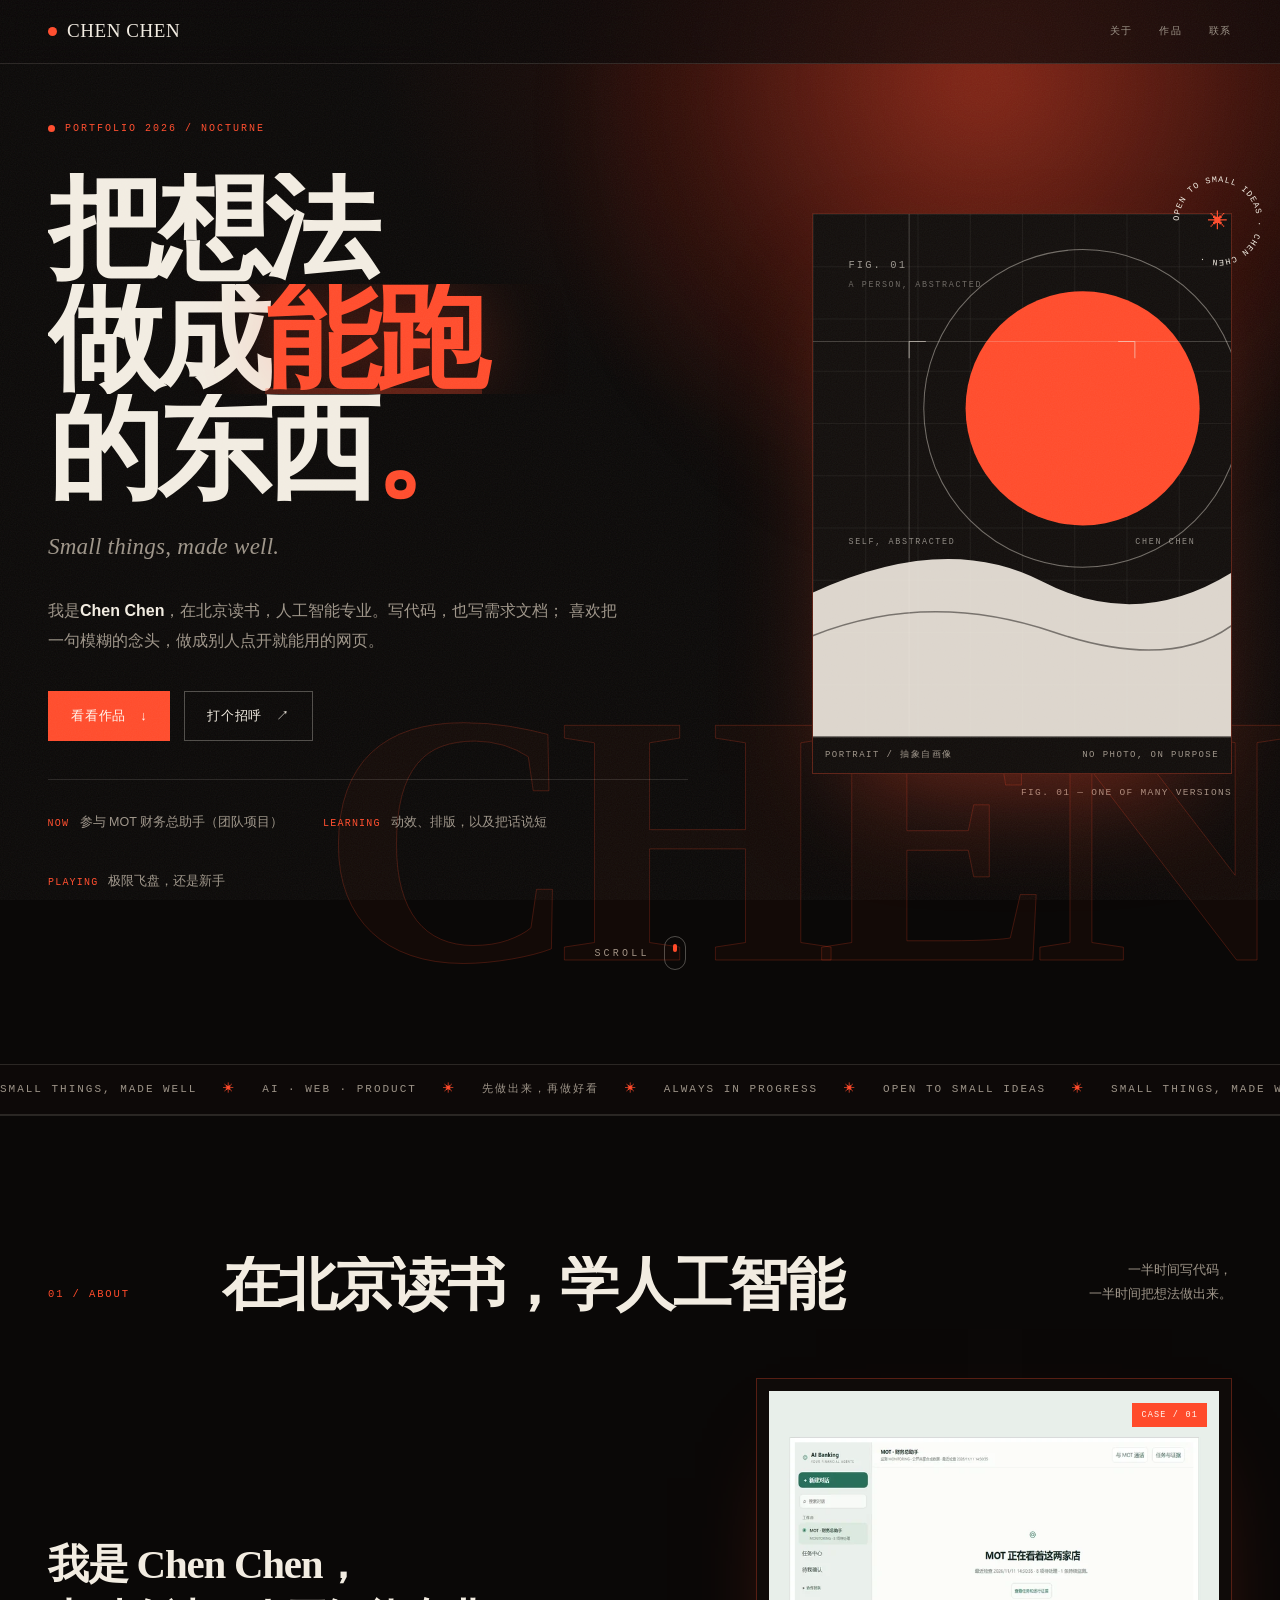
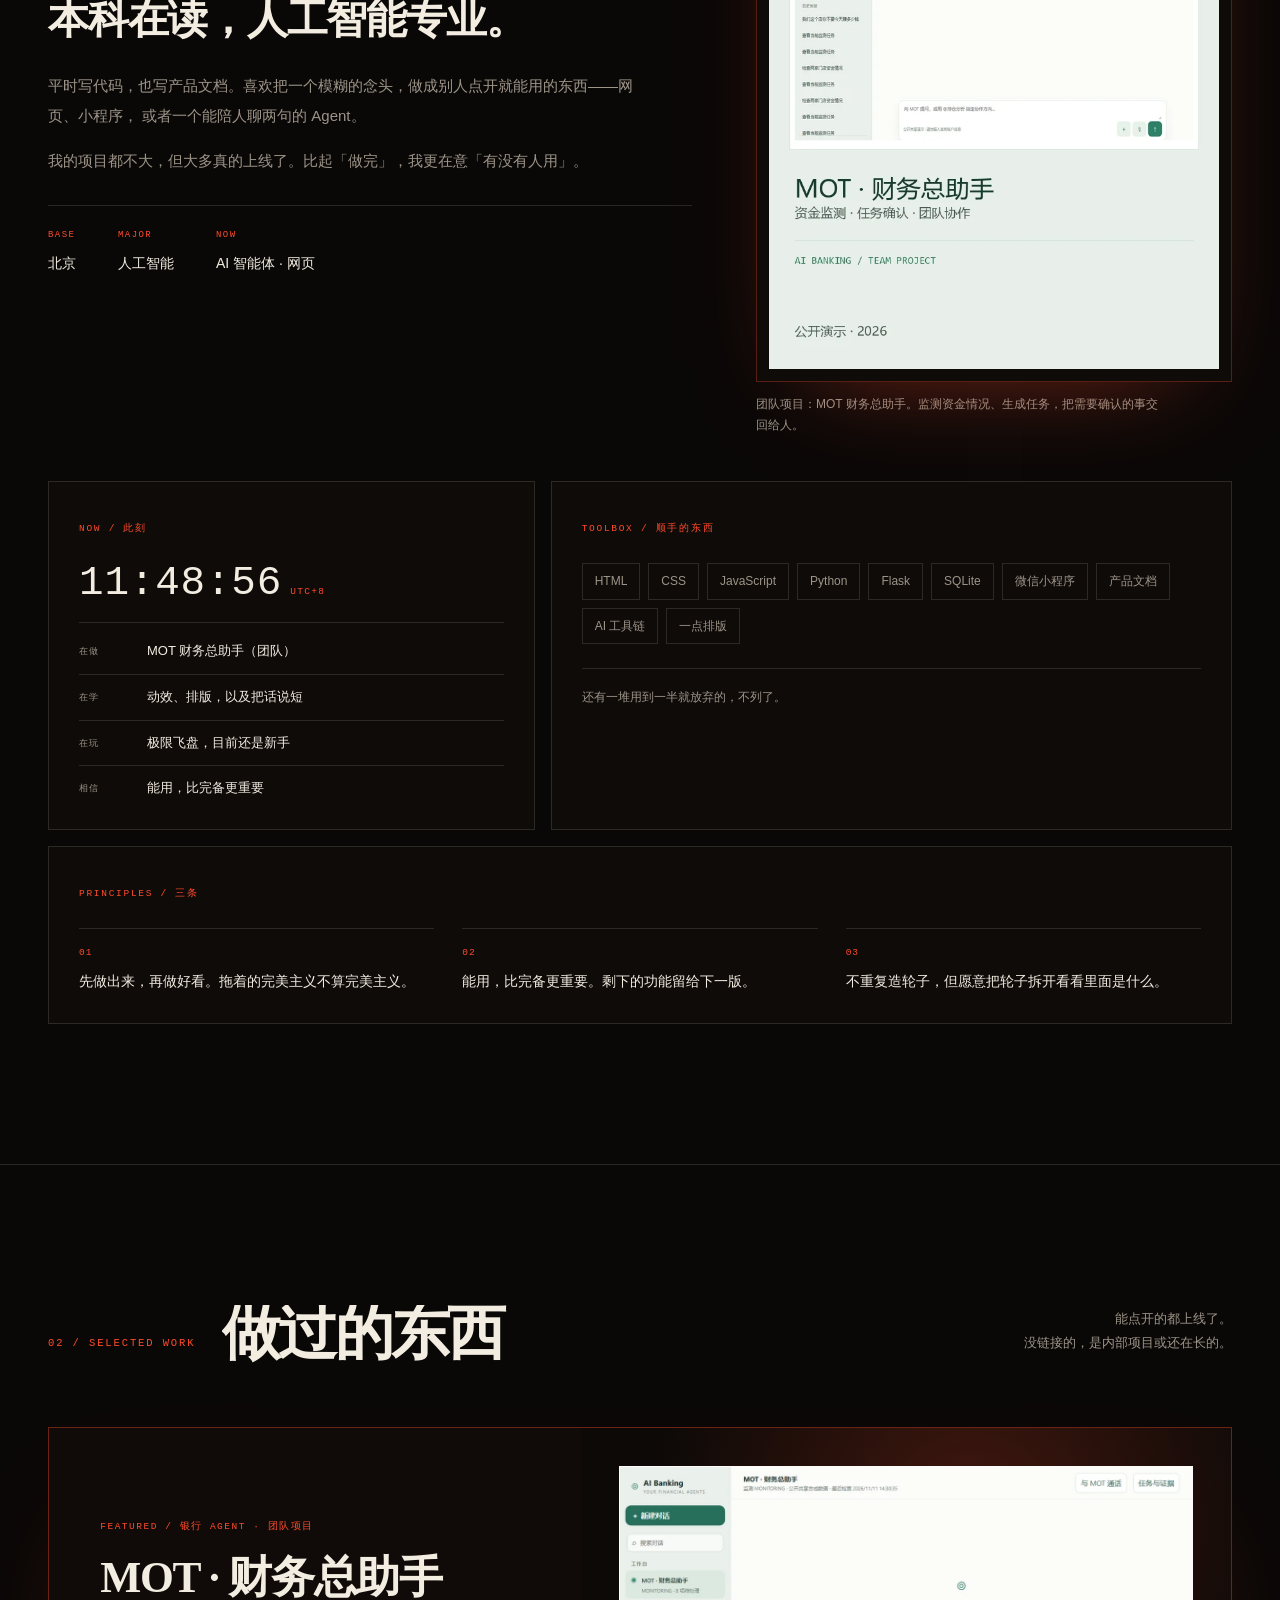
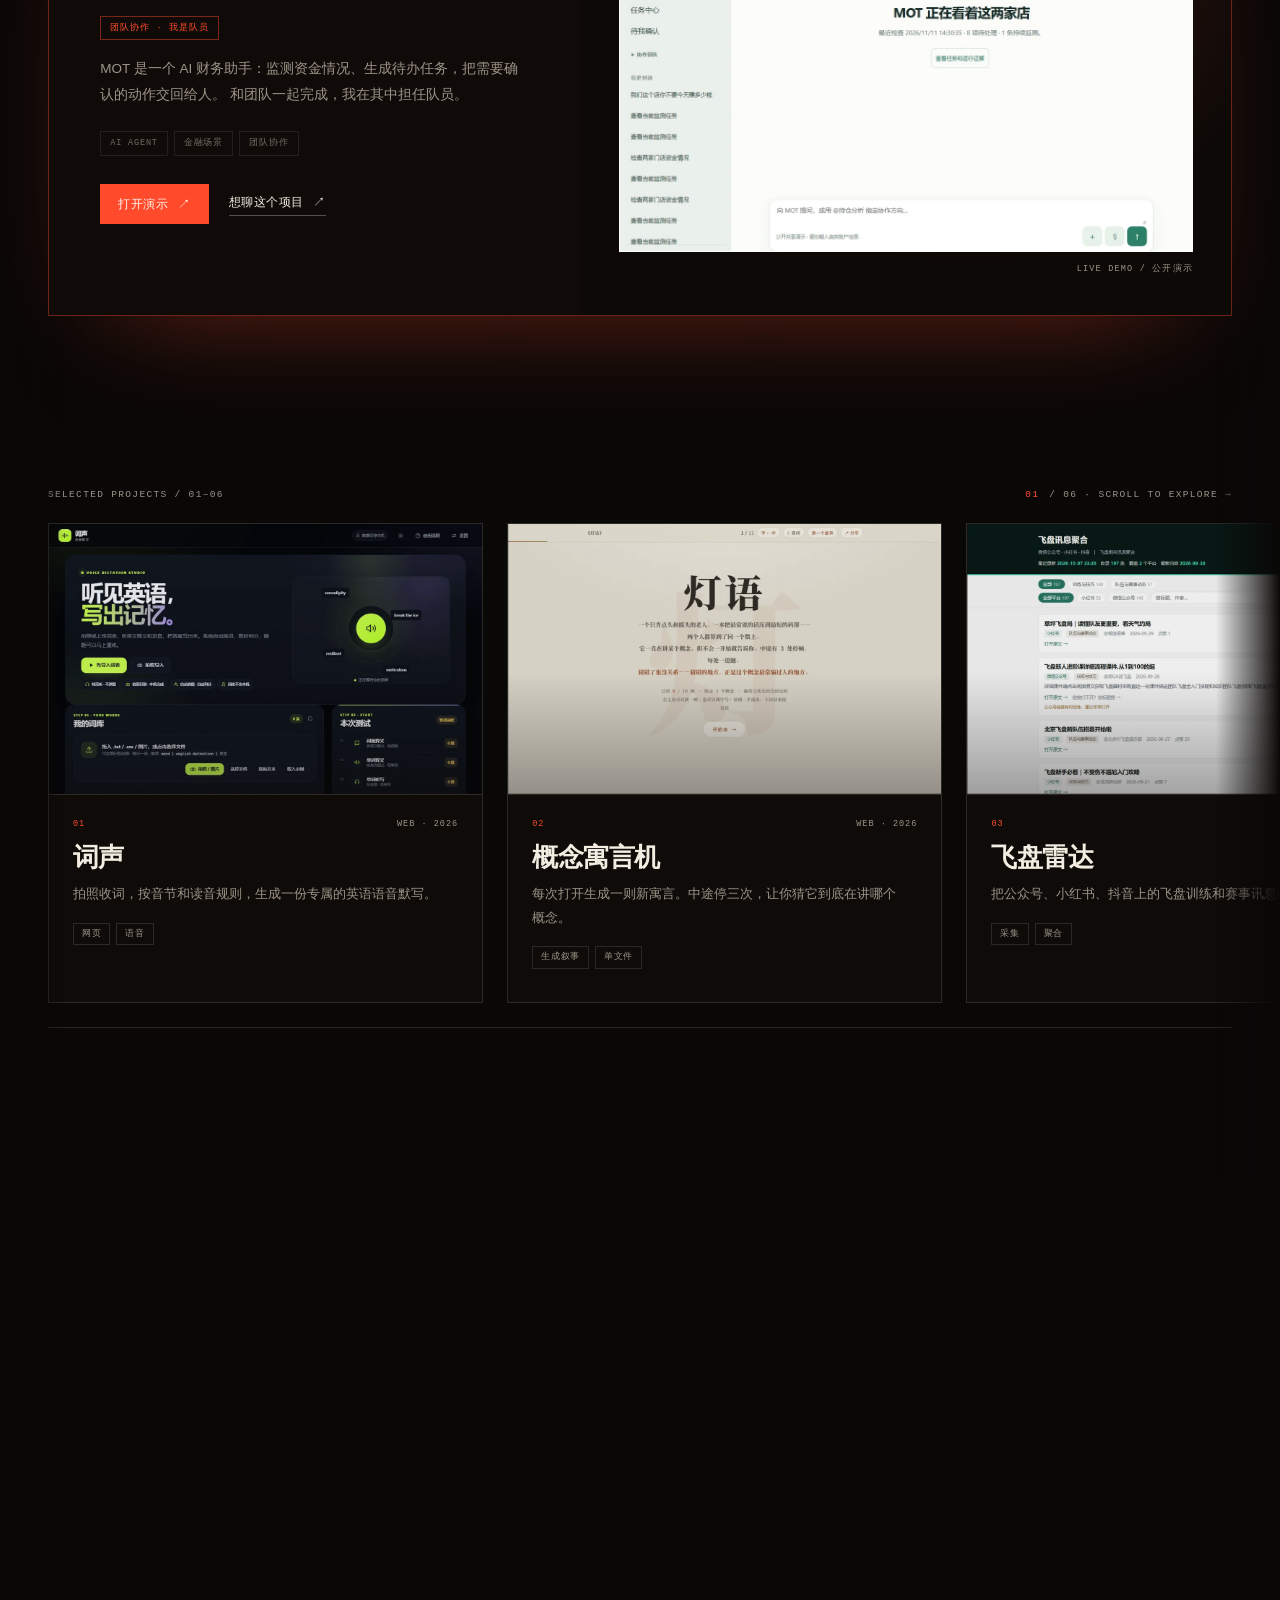
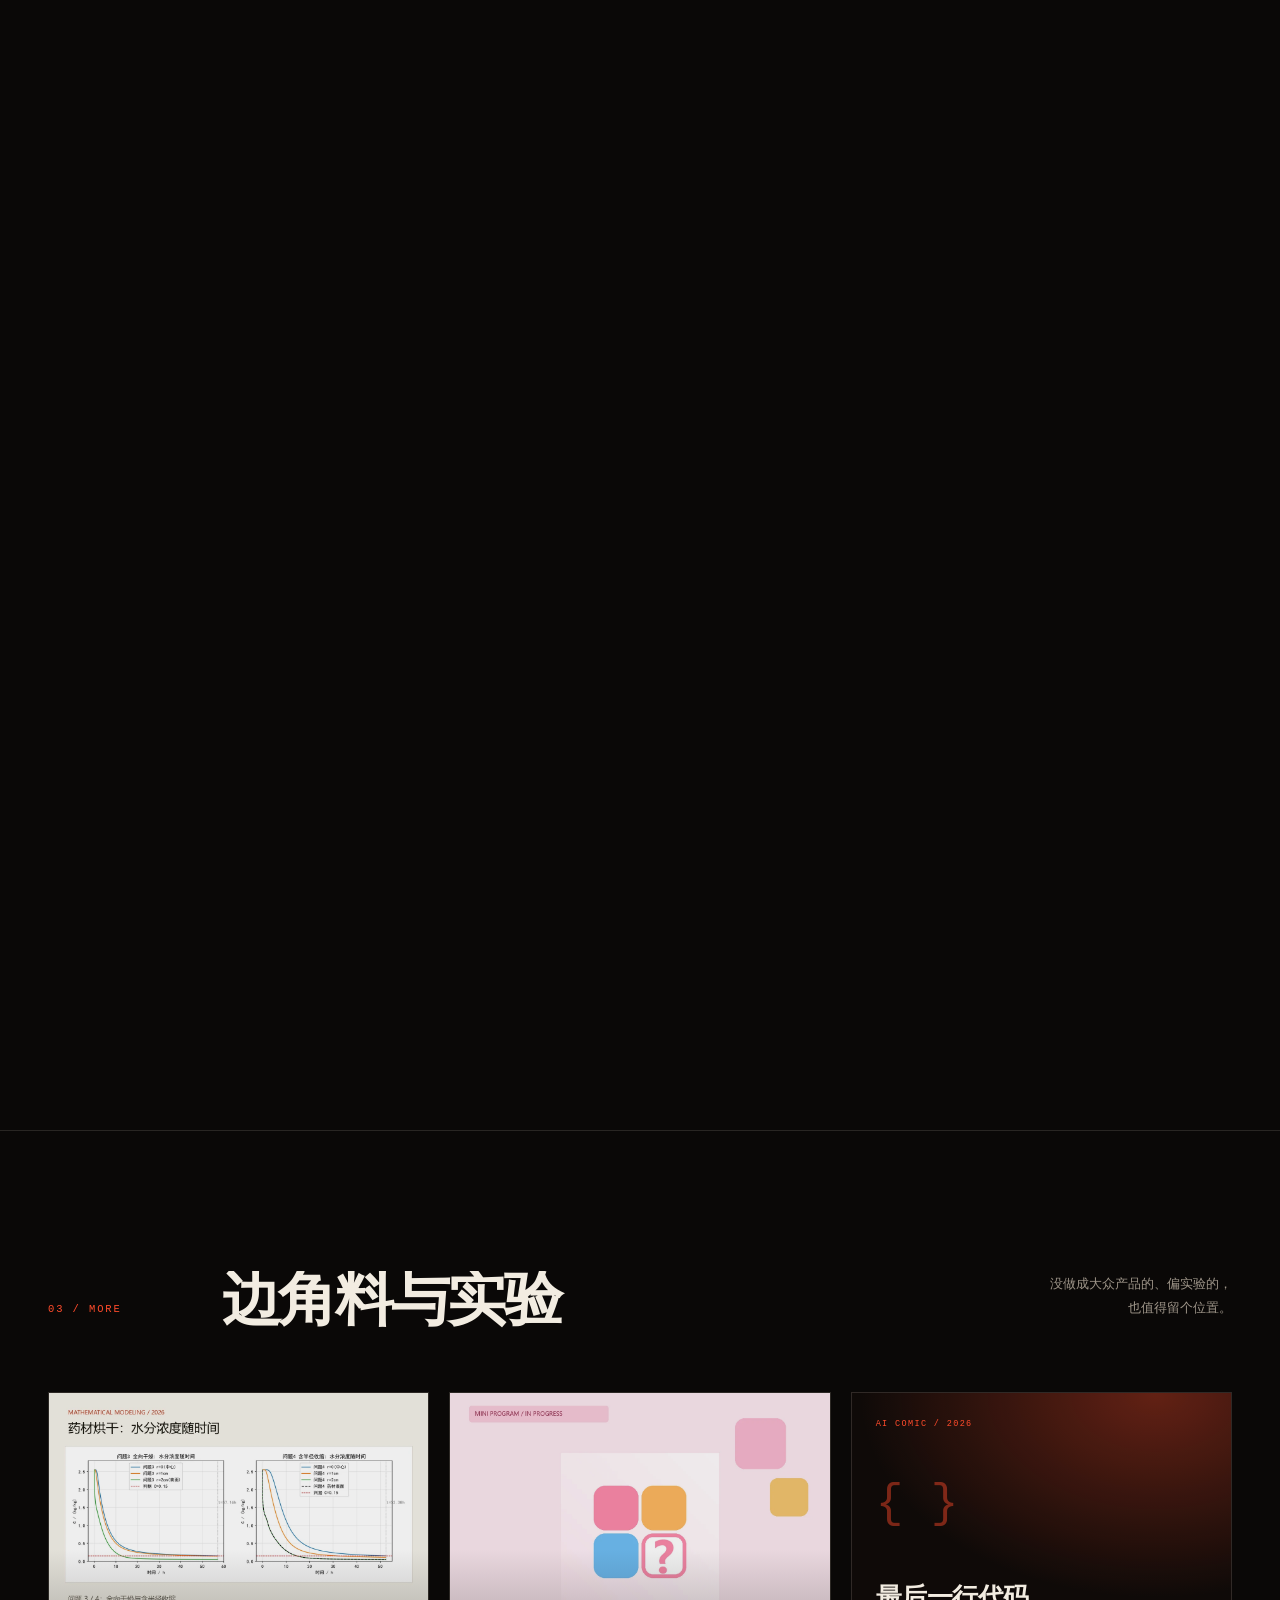
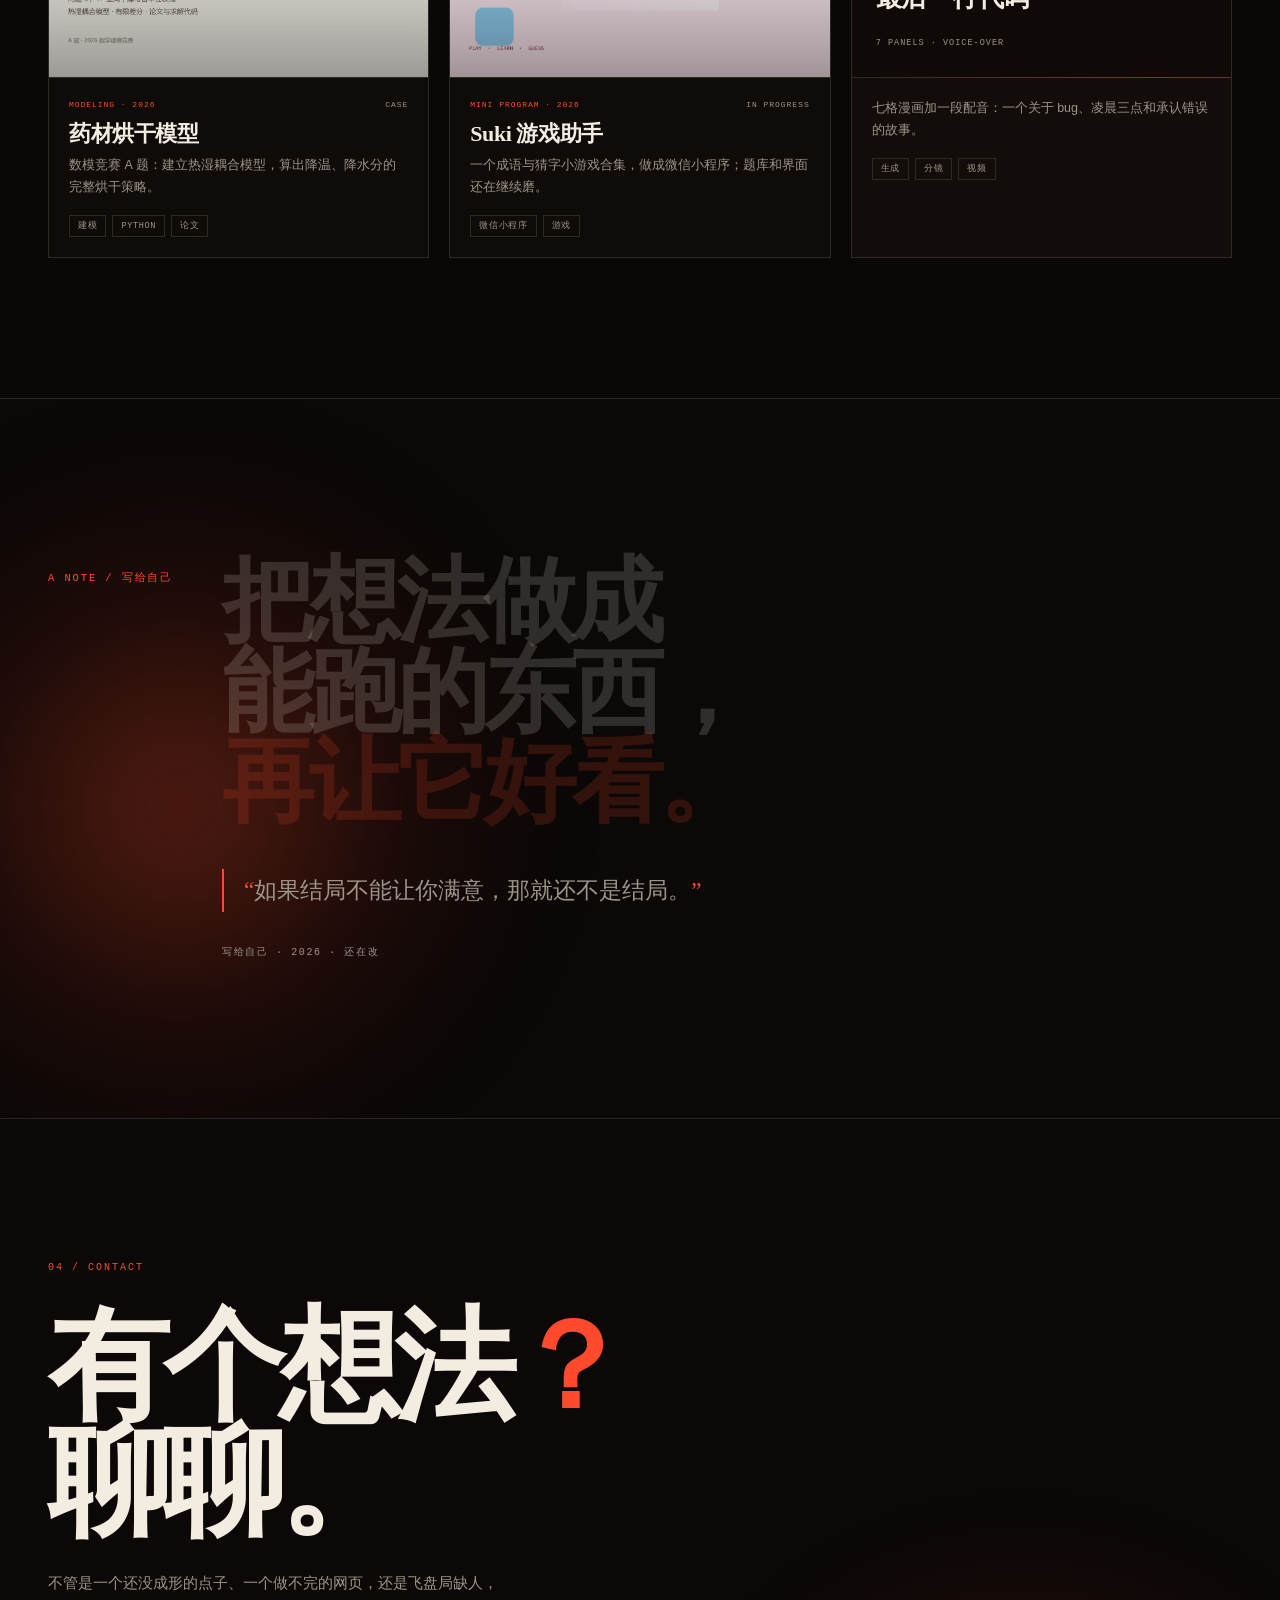
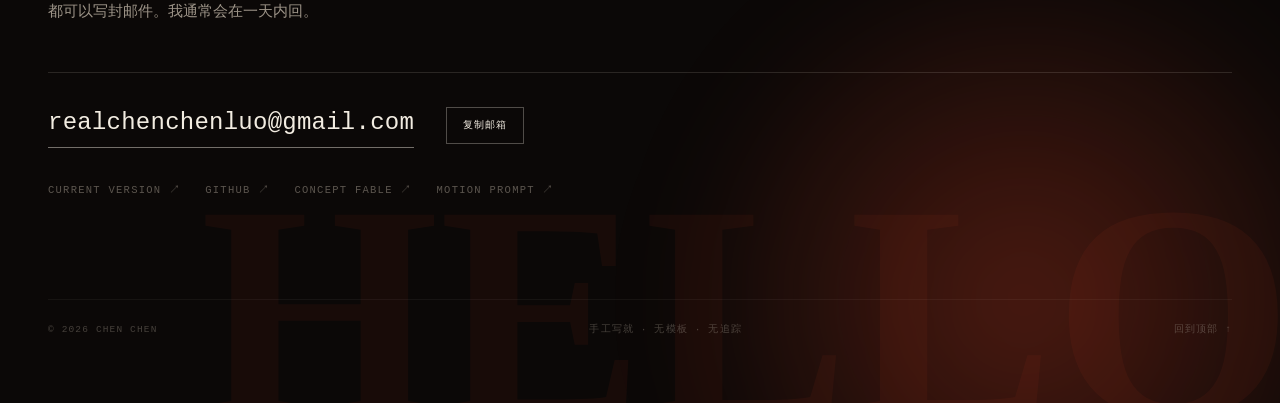
<file: v06/index.html>
<!DOCTYPE html>
<html lang="zh-CN" data-theme="dark">
<head>
<meta charset="UTF-8">
<meta name="viewport" content="width=device-width, initial-scale=1.0">
<title>Chen Chen · 把想法做成能跑的东西</title>
<meta name="description" content="Chen Chen 的个人主页：在北京读人工智能专业，写代码，也做点小东西。">
<meta name="author" content="Chen Chen">
<meta name="robots" content="noindex">
<meta property="og:title" content="Chen Chen · 把想法做成能跑的东西">
<meta property="og:description" content="在北京读人工智能专业，做 AI 智能体、网页和一些小实验。">
<meta property="og:type" content="website">
<link rel="icon" href="data:image/svg+xml,%3Csvg xmlns='http://www.w3.org/2000/svg' viewBox='0 0 64 64'%3E%3Crect width='64' height='64' fill='%2317160f'/%3E%3Ccircle cx='32' cy='32' r='15' fill='%23c4472d'/%3E%3C/svg%3E">
  <script>
  document.documentElement.classList.add('js');
  document.documentElement.setAttribute('data-theme', 'dark');
</script>
<style>
  :root {
    --paper: #f3efe6;
    --paper-2: #eae4d6;
    --card: #f7f4ec;
    --ink: #17160f;
    --soft: #615c50;
    --line: rgba(23, 22, 15, .16);
    --line-strong: rgba(23, 22, 15, .38);
    --accent: #c4472d;
    --accent-soft: rgba(196, 71, 45, .1);
    --serif: "Noto Serif SC", "Songti SC", "STSong", "Source Han Serif SC", "SimSun", serif;
    --sans: "PingFang SC", "Hiragino Sans GB", "Microsoft YaHei", "Noto Sans SC", -apple-system, BlinkMacSystemFont, "Segoe UI", sans-serif;
    --mono: "SFMono-Regular", "Cascadia Code", "JetBrains Mono", Consolas, "Liberation Mono", monospace;
    --ease: cubic-bezier(.22, .68, .18, 1);
  }

  html[data-theme="dark"] {
    --paper: #141412;
    --paper-2: #1d1c18;
    --card: #191814;
    --ink: #f1ecdf;
    --soft: #a49e8e;
    --line: rgba(241, 236, 223, .16);
    --line-strong: rgba(241, 236, 223, .4);
    --accent: #e26a4a;
    --accent-soft: rgba(226, 106, 74, .12);
  }

  * { box-sizing: border-box; }
  html { scroll-behavior: smooth; }
  body {
    margin: 0;
    background: var(--paper);
    color: var(--ink);
    font-family: var(--sans);
    font-size: 16px;
    line-height: 1.7;
    -webkit-font-smoothing: antialiased;
    overflow-x: hidden;
  }
  body::after {
    content: "";
    position: fixed;
    inset: 0;
    z-index: 999;
    pointer-events: none;
    opacity: .045;
    background-image: url("data:image/svg+xml,%3Csvg xmlns='http://www.w3.org/2000/svg' width='180' height='180'%3E%3Cfilter id='n'%3E%3CfeTurbulence type='fractalNoise' baseFrequency='0.85' numOctaves='2' stitchTiles='stitch'/%3E%3C/filter%3E%3Crect width='100%25' height='100%25' filter='url(%23n)'/%3E%3C/svg%3E");
  }
  ::selection { background: var(--accent); color: #fff8ee; }
  a { color: inherit; text-decoration: none; }
  img, svg { display: block; max-width: 100%; }
  button { font: inherit; color: inherit; }
  :focus-visible { outline: 2px dashed var(--accent); outline-offset: 4px; }

  .wrap { width: min(1240px, calc(100% - 96px)); margin-inline: auto; }
  .mono { font-family: var(--mono); }
  .accent { color: var(--accent); }
  .section-title { text-wrap: balance; }
  .hero-intro, .intro-copy p, .project-body p, .experiment-body p, .contact-sub { text-wrap: pretty; }

  .skip {
    position: fixed; top: 12px; left: 12px; z-index: 1000;
    padding: 10px 16px; background: var(--ink); color: var(--paper);
    transform: translateY(-160%); transition: transform .2s;
  }
  .skip:focus { transform: translateY(0); }

  /* ---------- progress ---------- */
  .progress {
    position: fixed; top: 0; left: 0; right: 0; height: 2px;
    z-index: 120; background: transparent;
  }
  .progress span {
    display: block; height: 100%; width: 100%;
    background: var(--accent);
    transform: scaleX(0); transform-origin: left;
  }

  /* ---------- header ---------- */
  .site-head {
    position: fixed; top: 0; left: 0; right: 0; z-index: 110;
    height: 64px;
    display: flex; align-items: center;
    border-bottom: 1px solid var(--line);
    background: color-mix(in srgb, var(--paper) 84%, transparent);
    -webkit-backdrop-filter: blur(12px);
    backdrop-filter: blur(12px);
    transition: transform .3s cubic-bezier(.45, 0, .55, 1), box-shadow .3s ease;
  }
  .site-head.is-hidden { transform: translateY(-100%); }
  .site-head.is-scrolled { box-shadow: 0 12px 24px -20px rgba(23, 22, 15, .45); }
  .head-inner {
    width: min(1240px, calc(100% - 96px)); margin-inline: auto;
    display: flex; align-items: center; justify-content: space-between; gap: 24px;
  }
  .brand {
    display: inline-flex; align-items: center; gap: 10px;
    font-family: var(--mono); font-size: 12px; letter-spacing: .16em;
  }
  .brand-dot {
    width: 9px; height: 9px; border-radius: 50%;
    background: var(--accent);
    box-shadow: 0 0 0 0 var(--accent-soft);
    animation: pulse 2.6s infinite;
  }
  .brand-en { letter-spacing: .16em; }
  .head-nav { display: flex; align-items: center; gap: 28px; }
  .head-nav a {
    position: relative; font-size: 13px; color: var(--soft);
    letter-spacing: .04em; transition: color .25s;
  }
  .head-nav a::after {
    content: ""; position: absolute; left: 0; bottom: -5px;
    width: 100%; height: 1px; background: var(--ink);
    transform: scaleX(0); transform-origin: right; transition: transform .3s var(--ease);
  }
  .head-nav a:hover { color: var(--ink); }
  .head-nav a:hover::after { transform: scaleX(1); transform-origin: left; }
  .head-nav a.is-active { color: var(--accent); }
  .head-nav a.is-active::after {
    background: var(--accent);
    transform: scaleX(1); transform-origin: left;
    transition: transform .25s cubic-bezier(.33, 1, .68, 1);
  }

  .theme-btn {
    width: 36px; height: 36px; padding: 0;
    display: grid; place-items: center;
    border: 1px solid var(--line); border-radius: 50%;
    background: transparent; cursor: pointer;
    transition: border-color .25s, transform .35s var(--ease);
  }
  .theme-btn:hover { border-color: var(--line-strong); transform: rotate(18deg); }
  .theme-btn svg { width: 16px; height: 16px; }
  .theme-btn .icon-sun { display: none; }
  html[data-theme="dark"] .theme-btn .icon-sun { display: block; }
  html[data-theme="dark"] .theme-btn .icon-moon { display: none; }

  /* ---------- hero ---------- */
  .hero { position: relative; padding: 142px 0 64px; }
  .hero > .wrap { position: relative; }
  .hero-copy, .hero-figure { position: relative; z-index: 1; }
  .hero-grid {
    display: grid; grid-template-columns: minmax(0, 1.28fr) minmax(300px, .72fr);
    gap: clamp(36px, 6vw, 92px); align-items: center;
  }
  .kicker {
    display: inline-flex; align-items: center; gap: 10px;
    font-family: var(--mono); font-size: 11px; letter-spacing: .18em;
    color: var(--soft); text-transform: uppercase;
  }
  .live-dot {
    width: 7px; height: 7px; border-radius: 50%; background: var(--accent);
    animation: pulse 2.2s infinite;
  }
  .hero-title {
    margin: 26px 0 0;
    font-family: var(--serif);
    font-weight: 700;
    font-size: clamp(54px, 7.6vw, 112px);
    line-height: 1.02;
    letter-spacing: -.035em;
  }
  .hero-title .line { display: block; overflow: hidden; padding-bottom: .06em; }
  .hero-title .line > span {
    display: inline-block;
    transform: translateY(112%);
    animation: rise .95s var(--ease) forwards;
  }
  .hero-title .line:nth-child(2) > span { animation-delay: .1s; }
  .hero-title .line:nth-child(3) > span { animation-delay: .2s; }
  .hero-title .mark {
    color: var(--accent); position: relative; white-space: nowrap;
  }
  .hero-title .mark::after {
    content: ""; position: absolute; left: 0; right: 0; bottom: .04em;
    height: .08em; background: currentColor; opacity: .28; border-radius: 2px;
    transform: scaleX(0); transform-origin: left;
    animation: underline 1s var(--ease) .95s forwards;
  }
  .hero-title .period { color: var(--accent); }
  .hero-en {
    margin: 22px 0 0;
    font-family: var(--serif); font-style: italic;
    font-size: clamp(17px, 1.6vw, 21px);
    color: var(--soft); letter-spacing: .01em;
    opacity: 0; animation: fade .7s ease .65s forwards;
  }
  .hero-intro {
    margin: 30px 0 0; max-width: 34em;
    font-size: 16px; line-height: 1.95; color: var(--soft);
    opacity: 0; animation: fade .7s ease .75s forwards;
  }
  .hero-intro strong { color: var(--ink); font-weight: 600; }
  .hero-actions {
    margin-top: 34px; display: flex; flex-wrap: wrap; gap: 12px;
    opacity: 0; animation: fade .7s ease .85s forwards;
  }
  .btn {
    --mx: 0px; --my: 0px;
    display: inline-flex; align-items: center; gap: 14px;
    padding: 13px 22px; border: 1px solid var(--line-strong); border-radius: 2px;
    font-size: 13px; letter-spacing: .06em;
    transform: translate(var(--mx), var(--my));
    will-change: transform;
    transition: background .25s, color .25s, border-color .25s;
  }
  .btn span { transition: transform .25s var(--ease); }
  .btn:hover { border-color: var(--ink); }
  .btn:hover span { transform: translate(2px, -2px); }
  .btn-solid { background: var(--ink); color: var(--paper); border-color: var(--ink); }
  .btn-solid:hover { background: var(--accent); border-color: var(--accent); color: #fff8ee; }

  .hero-facts {
    display: flex; flex-wrap: wrap; gap: 12px 40px;
    margin-top: 38px; padding-top: 20px;
    border-top: 1px solid var(--line);
    opacity: 0; animation: fade .7s ease .9s forwards;
  }
  .fact { display: flex; gap: 10px; align-items: baseline; font-size: 12.5px; }
  .fact b {
    font-family: var(--mono); font-size: 10px; font-weight: 400;
    letter-spacing: .12em; color: var(--accent); text-transform: uppercase;
  }
  .fact span { color: var(--soft); }

  /* portrait */
  .hero-figure {
    position: relative; justify-self: end; width: 100%; max-width: 400px;
    opacity: 0; animation: fade 1s ease .35s forwards;
  }
  .portrait-stage { width: 100%; perspective: 900px; }
  .portrait {
    position: relative; margin: 0;
    border: 1px solid var(--line-strong);
    background: var(--paper-2);
    transform-style: preserve-3d;
    will-change: transform;
  }
  .portrait-art { position: relative; overflow: hidden; }
  .portrait svg { width: 100%; height: auto; }
  .portrait-glare {
    position: absolute; inset: 0; z-index: 2; pointer-events: none;
    opacity: 0;
    background: radial-gradient(130px circle at var(--gx, 50%) var(--gy, 50%), rgba(255, 255, 255, .42), rgba(255, 255, 255, 0) 70%);
    transition: opacity .4s cubic-bezier(.16, 1, .3, 1);
  }
  .portrait.is-tilting .portrait-glare { opacity: 1; }
  .portrait-caption {
    display: flex; justify-content: space-between; gap: 12px;
    padding: 10px 12px; border-top: 1px solid var(--line-strong);
    font-family: var(--mono); font-size: 9px; letter-spacing: .16em;
    color: var(--soft); text-transform: uppercase;
  }
  .stamp {
    position: absolute; top: -46px; right: -40px; z-index: 2;
    width: 108px; height: 108px;
    display: grid; place-items: center;
    overflow: hidden;
    color: var(--ink);
  }
  .stamp svg { position: absolute; inset: 0; width: 100%; height: 100%; animation: spin 26s linear infinite; }
  .stamp text {
    font-family: var(--mono); font-size: 8.5px; letter-spacing: .12em;
    fill: currentColor; text-transform: uppercase;
  }
  .stamp-star { font-size: 20px; color: var(--accent); }
  .figure-note {
    margin: 12px 0 0; text-align: right;
    font-family: var(--mono); font-size: 9.5px; letter-spacing: .14em;
    color: var(--soft); text-transform: uppercase;
  }

  .hero-watermark {
    position: absolute; right: -2vw; bottom: -4vw; z-index: 0;
    font-family: var(--serif); font-weight: 700; font-size: 21vw; line-height: 1;
    letter-spacing: -.06em; color: var(--ink); opacity: .035;
    pointer-events: none; user-select: none;
  }

  /* ---------- scroll cue ---------- */
  .scroll-cue {
    display: flex; align-items: center; justify-content: center; gap: 14px;
    margin: 32px auto 0; color: var(--soft);
  }
  .cue-word {
    font-family: var(--mono); font-size: 10px; letter-spacing: .3em;
    text-transform: uppercase;
  }
  .cue-mouse {
    position: relative; width: 22px; height: 34px;
    border: 1.5px solid var(--ink); border-radius: 12px;
  }
  .cue-mouse i {
    position: absolute; left: 50%; top: 7px;
    width: 4px; height: 8px; margin-left: -2px; border-radius: 2px;
    background: var(--accent);
    animation: cue-drop 1.57s infinite;
  }
  @keyframes cue-drop {
    0% { transform: translateY(0); opacity: 1; }
    45% { opacity: 1; }
    70% { transform: translateY(14px); opacity: 0; }
    76% { transform: translateY(0); opacity: 0; }
    100% { transform: translateY(0); opacity: 1; }
  }

  /* ---------- ticker ---------- */
  .ticker {
    margin-top: 40px;
    border-block: 1px solid var(--line);
    overflow: hidden; padding: 15px 0;
    background: var(--paper-2);
  }
  .ticker-track {
    display: flex; width: max-content;
    animation: marquee 34s linear infinite;
  }
  .ticker:hover .ticker-track { animation-play-state: paused; }
  .ticker-group {
    display: flex; align-items: center; gap: 26px;
    padding-right: 26px;
    font-family: var(--mono); font-size: 11px; letter-spacing: .18em;
    color: var(--soft); text-transform: uppercase; white-space: nowrap;
  }
  .ticker-group i { font-style: normal; color: var(--accent); }

  /* ---------- sections ---------- */
  section { scroll-margin-top: 84px; }
  .section { padding: 110px 0; border-top: 1px solid var(--line); }
  .section-head {
    display: grid; grid-template-columns: 150px minmax(0, 1fr) 280px;
    gap: 24px; align-items: end; margin-bottom: 56px;
  }
  .section-index {
    font-family: var(--mono); font-size: 10.5px; letter-spacing: .18em;
    color: var(--accent); text-transform: uppercase; padding-bottom: 10px;
    white-space: nowrap;
  }
  .section-title {
    margin: 0; font-family: var(--serif); font-weight: 700;
    font-size: clamp(38px, 4.6vw, 64px); line-height: 1.08; letter-spacing: -.03em;
  }
  .section-note {
    margin: 0; font-size: 13px; line-height: 1.85; color: var(--soft);
    text-align: right; padding-bottom: 8px;
  }

  /* ---------- about ---------- */
  .bento {
    display: grid; grid-template-columns: repeat(12, 1fr);
    gap: 16px;
  }
  .card {
    position: relative;
    padding: 30px;
    border: 1px solid var(--line);
    background: var(--card);
    overflow: hidden;
  }
  .card::before {
    content: ""; position: absolute; inset: 0; pointer-events: none;
    background: linear-gradient(135deg, var(--accent-soft), transparent 55%);
    opacity: 0; transition: opacity .4s;
  }
  .card:hover::before { opacity: 1; }
  .card-now { grid-column: span 5; }
  .card-tools { grid-column: span 5; }
  .card-principles { grid-column: span 7; }
  .card-label {
    display: inline-block; margin-bottom: 26px;
    font-family: var(--mono); font-size: 9.5px; letter-spacing: .18em;
    color: var(--accent); text-transform: uppercase;
  }
  .stats {
    display: grid; grid-template-columns: repeat(3, 1fr);
    gap: 12px; margin-top: 28px; padding-top: 22px;
    border-top: 1px solid var(--line);
  }
  .stat b {
    display: block; font-family: var(--serif); font-size: 34px; line-height: 1;
    font-weight: 700; letter-spacing: -.03em;
  }
  .stat span {
    display: block; margin-top: 8px;
    font-family: var(--mono); font-size: 9px; letter-spacing: .12em;
    color: var(--soft); text-transform: uppercase;
  }
  .clock-row {
    display: flex; align-items: baseline; gap: 8px;
    padding-bottom: 18px; border-bottom: 1px solid var(--line);
  }
  .clock {
    font-family: var(--mono); font-size: clamp(30px, 3.2vw, 42px);
    letter-spacing: .02em; line-height: 1; font-variant-numeric: tabular-nums;
  }
  .clock-zone { font-family: var(--mono); font-size: 9.5px; letter-spacing: .14em; color: var(--accent); }
  .now-rows { margin-top: 6px; }
  .now-row {
    display: grid; grid-template-columns: 58px 1fr; gap: 10px;
    padding: 12px 0; border-bottom: 1px solid var(--line);
    font-size: 13px;
  }
  .now-row:last-child { border-bottom: 0; padding-bottom: 0; }
  .now-row span {
    font-family: var(--mono); font-size: 9px; letter-spacing: .12em;
    color: var(--soft); text-transform: uppercase; padding-top: 4px;
  }
  .now-row b { font-weight: 500; line-height: 1.6; }
  .chips { position: relative; display: flex; flex-wrap: wrap; gap: 8px; }
  .chips span {
    padding: 7px 12px; border: 1px solid var(--line);
    font-size: 12px; color: var(--soft);
    transition: background .25s, color .25s, border-color .25s, transform .25s var(--ease);
  }
  .chips span:hover {
    background: var(--ink); color: var(--paper); border-color: var(--ink);
    transform: translateY(-2px);
  }
  .toolbox-note {
    position: relative; margin: 24px 0 0; padding-top: 18px;
    border-top: 1px solid var(--line);
    font-size: 12px; line-height: 1.7; color: var(--soft);
  }
  .principles { list-style: none; margin: 0; padding: 0; position: relative; }
  .principles li {
    display: grid; grid-template-columns: 40px 1fr; gap: 14px;
    padding: 14px 0; border-bottom: 1px solid var(--line);
    font-size: 14px; line-height: 1.7;
  }
  .principles li:last-child { border-bottom: 0; padding-bottom: 0; }
  .principles i {
    font-family: var(--mono); font-style: normal; font-size: 9.5px;
    letter-spacing: .1em; color: var(--accent); padding-top: 5px;
  }

  /* ---------- statement ---------- */
  .statement {
    padding: 108px 0;
    border-top: 1px solid var(--line);
    background: var(--paper-2);
  }
  .statement .wrap {
    display: grid; grid-template-columns: 150px minmax(0, 1fr);
    gap: 24px; align-items: start;
  }
  .statement-kicker {
    margin: 0; padding-top: 14px;
    font-family: var(--mono); font-size: 10.5px; letter-spacing: .18em;
    color: var(--accent); text-transform: uppercase;
  }
  .statement-text {
    margin: 0; max-width: 12em;
    font-family: var(--serif); font-weight: 700;
    font-size: clamp(38px, 5.6vw, 74px); line-height: 1.16; letter-spacing: -.035em;
  }
  .statement-text .line { display: block; }
  .statement-text .line.accent { color: var(--accent); }
  .statement-text .ch { opacity: .16; }
  .statement-quote {
    margin: 42px 0 0;
    padding-left: 20px;
    border-left: 2px solid var(--accent);
    max-width: 30em;
    font-family: var(--serif);
    font-size: clamp(17px, 1.7vw, 21px);
    line-height: 1.85;
    color: var(--soft);
    text-wrap: pretty;
  }
  .statement-quote .accent { color: var(--accent); }
  .statement-sign {
    margin: 32px 0 0;
    font-family: var(--mono); font-size: 10px; letter-spacing: .16em;
    color: var(--soft); text-transform: uppercase;
  }

  /* ---------- contact ---------- */
  .contact {
    margin-top: 40px;
    background: var(--ink); color: var(--paper);
    padding: 120px 0 64px;
    position: relative; overflow: hidden;
  }
  .contact > .wrap { position: relative; z-index: 1; }
  .contact .contact-kicker {
    display: block; margin-bottom: 34px;
    font-family: var(--mono); font-size: 10px; letter-spacing: .2em;
    color: var(--accent); text-transform: uppercase;
  }
  .contact h2 {
    margin: 0; font-family: var(--serif); font-weight: 700;
    font-size: clamp(52px, 8vw, 112px); line-height: 1.02; letter-spacing: -.04em;
  }
  .contact h2 .accent { color: var(--accent); }
  .contact-sub {
    margin: 30px 0 0; max-width: 30em;
    font-size: 15px; line-height: 1.9; color: var(--paper); opacity: .62;
  }
  .contact-actions {
    display: flex; flex-wrap: wrap; align-items: center; gap: 20px 32px;
    margin-top: 46px; padding-top: 30px;
    border-top: 1px solid color-mix(in srgb, currentColor 22%, transparent);
  }
  .email {
    font-family: var(--mono); font-size: clamp(16px, 2.2vw, 24px);
    letter-spacing: .01em; position: relative; padding-bottom: 4px;
  }
  .email::after {
    content: ""; position: absolute; left: 0; bottom: 0; width: 100%; height: 1px;
    background: currentColor; opacity: .45;
    transform-origin: right; transition: transform .35s var(--ease);
  }
  .email:hover::after { transform: scaleX(0); }
  .copy-btn {
    --mx: 0px; --my: 0px;
    padding: 9px 16px; border: 1px solid color-mix(in srgb, currentColor 30%, transparent);
    background: transparent; color: var(--paper); cursor: pointer;
    font-family: var(--mono); font-size: 10px; letter-spacing: .1em;
    text-transform: uppercase;
    transform: translate(var(--mx), var(--my));
    will-change: transform;
    transition: background .25s, color .25s, border-color .25s;
  }
  .copy-btn:hover { background: var(--paper); color: var(--ink); border-color: var(--paper); }
  .contact-links { display: flex; flex-wrap: wrap; gap: 24px; margin-top: 34px; }
  .contact-links a {
    font-family: var(--mono); font-size: 10.5px; letter-spacing: .12em;
    text-transform: uppercase; color: var(--paper); opacity: .55;
    transition: opacity .25s, color .25s;
  }
  .contact-links a:hover { opacity: 1; color: var(--accent); }
  .contact-foot {
    display: flex; flex-wrap: wrap; justify-content: space-between; gap: 12px;
    margin-top: 100px; padding-top: 22px;
    border-top: 1px solid color-mix(in srgb, currentColor 18%, transparent);
    font-family: var(--mono); font-size: 9.5px; letter-spacing: .12em;
    color: var(--paper); opacity: .4; text-transform: uppercase;
  }
  .contact-watermark {
    position: absolute; right: -1vw; bottom: -5vw; z-index: 0;
    font-family: var(--serif); font-weight: 700; font-size: 24vw; line-height: 1;
    opacity: .05; pointer-events: none; user-select: none;
  }

  /* ---------- cursor follower ---------- */
  .cursor {
    position: fixed; top: 0; left: 0; z-index: 950;
    width: 34px; height: 34px; margin: -17px 0 0 -17px;
    border: 1px solid var(--accent); border-radius: 50%;
    pointer-events: none; opacity: 0; will-change: transform;
    transition: width .25s var(--ease), height .25s var(--ease),
                margin .25s var(--ease), background .25s, opacity .3s;
  }
  .cursor::after {
    content: ""; position: absolute; left: 50%; top: 50%;
    width: 4px; height: 4px; margin: -2px 0 0 -2px;
    border-radius: 50%; background: var(--accent);
  }
  .cursor.on { opacity: .88; }
  .cursor.grow {
    width: 52px; height: 52px; margin: -26px 0 0 -26px;
    background: var(--accent-soft);
  }

  /* ---------- toast ---------- */
  .toast {
    position: fixed; left: 50%; bottom: 32px; z-index: 200;
    transform: translate(-50%, 20px);
    padding: 11px 20px; background: var(--ink); color: var(--paper);
    border: 1px solid var(--line-strong);
    font-family: var(--mono); font-size: 11px; letter-spacing: .08em;
    opacity: 0; pointer-events: none;
    transition: opacity .3s, transform .3s var(--ease);
  }
  .toast.show { opacity: 1; transform: translate(-50%, 0); }

  /* ---------- reveal ---------- */
  .reveal { opacity: 0; transform: translateY(26px); transition: opacity .8s var(--ease), transform .8s var(--ease); }
  html:not(.js) .reveal { opacity: 1; transform: none; }
  .reveal.in { opacity: 1; transform: none; }

  /* ---------- keyframes ---------- */
  @keyframes rise { to { transform: translateY(0); } }
  @keyframes fade { to { opacity: 1; } }
  @keyframes underline { to { transform: scaleX(1); } }
  @keyframes spin { to { transform: rotate(360deg); } }
  @keyframes pulse {
    0% { box-shadow: 0 0 0 0 rgba(196, 71, 45, .35); }
    70% { box-shadow: 0 0 0 7px rgba(196, 71, 45, 0); }
    100% { box-shadow: 0 0 0 0 rgba(196, 71, 45, 0); }
  }
  @keyframes marquee { to { transform: translateX(-50%); } }

  /* ---------- intro / about ---------- */
  .intro-grid {
    display: grid; grid-template-columns: minmax(0, 1.15fr) minmax(280px, .85fr);
    gap: clamp(32px, 5vw, 72px); align-items: center;
  }
  .intro-copy p {
    margin: 0 0 16px; max-width: 40em;
    font-size: 15px; line-height: 1.95; color: var(--soft);
  }
  .intro-copy .intro-lead {
    margin: 0 0 24px;
    font-family: var(--serif); font-weight: 600;
    font-size: clamp(23px, 2.4vw, 32px); line-height: 1.5;
    letter-spacing: -.02em; color: var(--ink);
    max-width: 18em;
  }
  .intro-facts {
    display: flex; flex-wrap: wrap; gap: 18px 42px;
    margin-top: 30px; padding-top: 22px;
    border-top: 1px solid var(--line);
  }
  .intro-facts span {
    display: block; margin-bottom: 5px;
    font-family: var(--mono); font-size: 9px; letter-spacing: .16em;
    color: var(--accent); text-transform: uppercase;
  }
  .intro-facts b { font-weight: 500; font-size: 14px; }
  .intro-media { margin: 0; }
  .intro-frame {
    position: relative; padding: 12px;
    border: 1px solid var(--line-strong);
    background: var(--paper-2);
    transition: transform .5s var(--ease);
  }
  .intro-frame:hover { transform: rotate(-.6deg) translateY(-3px); }
  .intro-frame img { width: 100%; height: auto; display: block; }
  .intro-media-tag {
    position: absolute; top: 24px; right: 24px; left: auto;
    padding: 5px 9px; background: var(--ink); color: var(--paper);
    font-family: var(--mono); font-size: 8.5px; letter-spacing: .14em;
    text-transform: uppercase;
  }
  .intro-media figcaption {
    margin-top: 12px; font-size: 12px; line-height: 1.7; color: var(--soft);
    max-width: 34em;
  }
  .about-bento {
    grid-template-columns: 5fr 7fr;
    margin-top: 46px;
  }
  .about-bento .card { grid-column: auto; }
  .about-bento .card-principles { grid-column: 1 / -1; }
  .about-bento .principles {
    display: grid; grid-template-columns: repeat(3, 1fr); gap: 28px;
  }
  .about-bento .principles li {
    display: block; border-bottom: 0; border-top: 1px solid var(--line);
    padding: 16px 0 0;
  }
  .about-bento .principles i { display: block; margin-bottom: 8px; padding-top: 0; }

  /* ---------- work gallery ---------- */
  .feature-card {
    display: grid; grid-template-columns: minmax(0, .9fr) minmax(0, 1.1fr);
    background: var(--ink); color: var(--paper);
    border: 1px solid var(--ink);
    margin-bottom: 24px; overflow: hidden;
  }
  .feature-copy {
    padding: clamp(30px, 4vw, 54px);
    display: flex; flex-direction: column; justify-content: center; align-items: flex-start;
  }
  .feature-label {
    font-family: var(--mono); font-size: 9.5px; letter-spacing: .16em;
    color: var(--accent); text-transform: uppercase;
  }
  .feature-role {
    display: inline-flex; align-items: center; gap: 8px;
    margin: -4px 0 16px; padding: 4px 9px;
    border: 1px solid color-mix(in srgb, var(--accent) 45%, transparent);
    color: var(--accent);
    font-family: var(--mono); font-size: 8.5px; letter-spacing: .12em;
    text-transform: uppercase;
  }
  .feature-copy h3 {
    margin: 18px 0;
    font-family: var(--serif); font-size: clamp(32px, 3.4vw, 48px);
    font-weight: 700; line-height: 1.12; letter-spacing: -.03em;
  }
  .feature-copy p {
    margin: 0; max-width: 40em;
    font-size: 13.5px; line-height: 1.9; color: var(--paper); opacity: .64;
  }
  .feature-tags { display: flex; flex-wrap: wrap; gap: 6px; margin-top: 24px; }
  .feature-tags span {
    padding: 4px 9px; border: 1px solid color-mix(in srgb, var(--paper) 24%, transparent);
    font-family: var(--mono); font-size: 8.5px; letter-spacing: .1em;
    text-transform: uppercase; color: var(--paper); opacity: .7;
  }
  .feature-actions {
    display: flex; flex-wrap: wrap; align-items: center; gap: 20px;
    margin-top: 28px;
  }
  .feature-link {
    display: inline-flex; align-items: center; gap: 10px;
    padding-bottom: 3px;
    border-bottom: 1px solid color-mix(in srgb, var(--paper) 35%, transparent);
    font-size: 12px; letter-spacing: .04em;
  }
  .feature-link span { transition: transform .25s var(--ease); }
  .feature-link:hover { color: var(--accent); border-color: var(--accent); }
  .feature-link:hover span { transform: translate(2px, -2px); }
  .feature-demo {
    display: inline-flex; align-items: center; gap: 10px;
    padding: 10px 18px; background: var(--accent); color: #fff8ee;
    font-size: 12px; letter-spacing: .04em;
    transition: background .25s, transform .25s var(--ease);
  }
  .feature-demo span { transition: transform .25s var(--ease); }
  .feature-demo:hover { background: #d95538; transform: translateY(-2px); }
  .feature-demo:hover span { transform: translate(2px, -2px); }
  .feature-media {
    display: flex; align-items: center; justify-content: center;
    padding: clamp(20px, 3vw, 38px);
    background: #e7efe9;
  }
  .feature-media-inner { width: 100%; position: relative; }
  .feature-media img {
    width: 100%; height: auto; display: block;
    background: #fff; border: 1px solid rgba(23, 22, 15, .12);
    box-shadow: 0 24px 44px -28px rgba(23, 22, 15, .5);
    transition: transform .5s var(--ease);
  }
  .feature-card:hover .feature-media img { transform: translateY(-4px) scale(1.015); }
  .feature-media-label {
    display: block; margin-top: 10px; text-align: right;
    font-family: var(--mono); font-size: 8.5px; letter-spacing: .14em;
    color: #4c5a52; text-transform: uppercase;
  }

  .project-card {
    position: relative; display: flex; flex-direction: column;
    border: 1px solid var(--line); background: var(--card);
    transition: transform .35s var(--ease), box-shadow .35s var(--ease), border-color .35s;
  }
  .project-card:hover {
    transform: translateY(-6px);
    border-color: var(--line-strong);
    box-shadow: 0 26px 48px -32px rgba(23, 22, 15, .5);
  }
  .project-media {
    margin: 0; aspect-ratio: 16 / 10; overflow: hidden;
    background: var(--paper-2); border-bottom: 1px solid var(--line);
  }
  .project-media img {
    width: 100%; height: 100%; object-fit: cover; object-position: top center;
    transition: transform .65s var(--ease);
  }
  .project-card:hover .project-media img { transform: scale(1.045); }
  .project-body {
    position: relative; padding: 22px 24px 24px;
    display: flex; flex-direction: column; gap: 9px; flex: 1;
  }
  .project-top {
    display: flex; justify-content: space-between; gap: 12px;
    font-family: var(--mono); font-size: 8.5px; letter-spacing: .12em;
    color: var(--soft); text-transform: uppercase;
  }
  .project-top span:first-child { color: var(--accent); }
  .project-body h3 {
    margin: 2px 0 0; font-family: var(--serif); font-size: 26px;
    font-weight: 700; line-height: 1.2; letter-spacing: -.02em;
  }
  .project-body p { margin: 0; font-size: 13px; line-height: 1.8; color: var(--soft); max-width: 38em; }
  .project-tags { display: flex; flex-wrap: wrap; gap: 6px; margin-top: 8px; }
  .project-tags span {
    padding: 3px 8px; border: 1px solid var(--line);
    font-family: var(--mono); font-size: 8.5px; letter-spacing: .08em;
    color: var(--soft); text-transform: uppercase;
  }
  .project-go {
    position: absolute; top: 14px; right: 14px; z-index: 2;
    width: 34px; height: 34px; display: grid; place-items: center;
    border-radius: 50%; background: var(--paper); border: 1px solid var(--line-strong);
    font-size: 13px; color: var(--ink);
    opacity: 0; transform: translateY(-4px);
    transition: opacity .3s, transform .3s var(--ease);
  }
  .project-card:hover .project-go { opacity: 1; transform: none; }
  .project-card.no-link { cursor: default; }
  .project-card.no-link .project-go { display: none; }
  .project-card.no-link:hover { transform: none; box-shadow: none; }
  .project-card.no-link:hover .project-media img { transform: none; }

  /* ---------- experiments ---------- */
  .experiments-grid {
    display: grid; grid-template-columns: repeat(3, minmax(0, 1fr)); gap: 20px;
  }
  .experiment-card {
    display: flex; flex-direction: column; overflow: hidden;
    border: 1px solid var(--line); background: var(--card);
    transition: transform .35s var(--ease), box-shadow .35s var(--ease);
  }
  .experiment-card:hover {
    transform: translateY(-4px);
    box-shadow: 0 22px 40px -30px rgba(23, 22, 15, .45);
  }
  .experiment-media {
    margin: 0; aspect-ratio: 4 / 3; overflow: hidden;
    background: var(--paper-2); border-bottom: 1px solid var(--line);
  }
  .experiment-media img {
    width: 100%; height: 100%; object-fit: cover;
    transition: transform .6s var(--ease);
  }
  .experiment-card:hover .experiment-media img { transform: scale(1.035); }
  .experiment-body { padding: 20px; display: flex; flex-direction: column; gap: 8px; flex: 1; }
  .experiment-top {
    display: flex; justify-content: space-between; gap: 10px;
    font-family: var(--mono); font-size: 8px; letter-spacing: .12em;
    color: var(--soft); text-transform: uppercase;
  }
  .experiment-top span:first-child { color: var(--accent); }
  .experiment-body h3 {
    margin: 0; font-family: var(--serif); font-size: 22px;
    font-weight: 700; line-height: 1.25; letter-spacing: -.02em;
  }
  .experiment-body p { margin: 0; font-size: 12.5px; line-height: 1.75; color: var(--soft); }
  .exp-text { background: var(--ink); color: var(--paper); }
  .exp-text .experiment-body p { color: var(--paper); opacity: .6; }
  .exp-text .project-tags span { color: var(--paper); border-color: color-mix(in srgb, var(--paper) 22%, transparent); }
  .exp-cover {
    aspect-ratio: 4 / 3; padding: 24px;
    display: flex; flex-direction: column; justify-content: space-between;
    border-bottom: 1px solid color-mix(in srgb, var(--paper) 16%, transparent);
    background:
      radial-gradient(120% 90% at 85% 10%, rgba(226, 106, 74, .22), transparent 55%),
      var(--ink);
  }
  .exp-cover-kicker {
    font-family: var(--mono); font-size: 8.5px; letter-spacing: .16em;
    color: var(--accent); text-transform: uppercase;
  }
  .exp-symbol {
    font-family: var(--mono); font-size: 46px; line-height: 1;
    color: var(--paper); opacity: .2;
  }
  .exp-cover h3 {
    margin: 0 0 6px; font-family: var(--serif); font-size: 26px;
    font-weight: 700; letter-spacing: -.02em;
  }
  .exp-cover-sub {
    font-family: var(--mono); font-size: 8.5px; letter-spacing: .12em;
    color: var(--paper); opacity: .45; text-transform: uppercase;
  }

  /* ---------- horizontal work rail ---------- */
  .work-rail {
    position: relative;
    width: 100vw; margin-left: calc(50% - 50vw);
    height: 250vh;
    margin-top: 6px;
  }
  .work-rail-sticky {
    position: sticky; top: 64px;
    height: calc(100vh - 64px);
    display: flex; flex-direction: column; justify-content: center;
    overflow: hidden;
  }
  .work-rail-sticky::before,
  .work-rail-sticky::after {
    content: ""; position: absolute; top: 0; bottom: 0; z-index: 3;
    width: max(24px, 5vw); pointer-events: none;
  }
  .work-rail-sticky::before {
    left: 0;
    background: linear-gradient(to right, var(--paper), transparent);
  }
  .work-rail-sticky::after {
    right: 0;
    background: linear-gradient(to left, var(--paper), transparent);
  }
  .work-rail-head {
    width: min(1240px, calc(100% - 96px));
    margin: 0 auto 20px;
    display: flex; justify-content: space-between; align-items: baseline; gap: 20px;
    font-family: var(--mono); font-size: 9.5px; letter-spacing: .14em;
    color: var(--soft); text-transform: uppercase;
  }
  .work-rail-meta { display: flex; align-items: baseline; gap: 10px; }
  .work-rail-meta b { color: var(--accent); font-weight: 400; }
  .work-track {
    display: flex; gap: 24px; width: max-content;
    padding: 0 max(48px, calc((100vw - 1240px) / 2));
    will-change: transform;
  }
  .work-track .project-card {
    flex: 0 0 clamp(360px, 34vw, 500px);
    min-height: 480px;
  }
  .work-rail-progress {
    width: min(1240px, calc(100% - 96px));
    height: 1px; margin: 24px auto 0;
    background: var(--line); overflow: hidden;
  }
  .work-rail-progress i {
    display: block; width: 100%; height: 100%;
    background: var(--accent);
    transform: scaleX(0); transform-origin: left;
  }

  /* ---------- section title mask ---------- */
  .section-title { overflow: hidden; }
  .section-title > span {
    display: block;
    transform: translateY(110%);
    transition: transform .9s var(--ease);
  }
  .section-head.in .section-title > span { transform: translateY(0); }

  /* ---------- spotlight hover ---------- */
  .feature-card, .experiment-card { position: relative; }
  .project-card::after,
  .feature-card::after,
  .exp-text::after {
    content: ""; position: absolute; inset: 0; z-index: 0;
    pointer-events: none; opacity: 0; transition: opacity .35s;
  }
  .project-card::after {
    background: radial-gradient(280px circle at var(--sx, 50%) var(--sy, 50%), rgba(196, 71, 45, .16), transparent 65%);
  }
  .feature-card::after,
  .exp-text::after {
    background: radial-gradient(260px circle at var(--sx, 50%) var(--sy, 50%), rgba(255, 255, 255, .18), transparent 65%);
  }
  .project-card:hover::after,
  .feature-card:hover::after,
  .exp-text:hover::after { opacity: 1; }
  .project-media, .project-body,
  .feature-copy, .feature-media,
  .exp-cover, .exp-text .experiment-body { position: relative; z-index: 1; }

  /* ---------- image mask reveal ---------- */
  .project-card .project-media img,
  .feature-card .feature-media img {
    clip-path: inset(0 100% 0 0);
    transition: transform .65s var(--ease), clip-path 1s var(--ease);
  }
  .project-card.in .project-media img,
  .feature-card.in .feature-media img { clip-path: inset(0 0 0 0); }

  /* no-JS fallbacks */
  html:not(.js) .section-title > span { transform: none; }
  html:not(.js) .project-card .project-media img,
  html:not(.js) .feature-card .feature-media img { clip-path: none; }
  html:not(.js) .work-rail { width: auto; margin-left: 0; height: auto; }
  html:not(.js) .work-rail-sticky { position: static; height: auto; overflow: visible; }
  html:not(.js) .work-rail-sticky::before,
  html:not(.js) .work-rail-sticky::after { display: none; }
  html:not(.js) .work-rail-head,
  html:not(.js) .work-rail-progress { display: none; }
  html:not(.js) .work-track {
    display: grid; grid-template-columns: repeat(auto-fit, minmax(320px, 1fr));
    gap: 24px; width: auto; padding: 0; transform: none;
  }

  /* ---------- responsive ---------- */
  @media (max-width: 1080px) {
    .section-head { grid-template-columns: 132px minmax(0, 1fr) 240px; }
  }
  @media (max-width: 860px) {
    .wrap, .head-inner { width: calc(100% - 48px); }
    .head-nav { gap: 18px; }
    .hero { padding-top: 118px; }
    .hero-grid { grid-template-columns: 1fr; gap: 52px; }
    .hero-figure { justify-self: start; max-width: 360px; }
    .stamp { top: -36px; right: -22px; width: 92px; height: 92px; }
    .hero-watermark { font-size: 34vw; bottom: 0; }
    .section { padding: 82px 0; }
    .statement { padding: 82px 0; }
    .statement .wrap { grid-template-columns: 1fr; gap: 18px; }
    .statement-kicker { padding-top: 0; }
    .statement-text { max-width: 14em; }
    .section-head { grid-template-columns: 1fr; gap: 12px; margin-bottom: 38px; }
    .section-index { padding-bottom: 0; }
    .section-note { text-align: left; padding-bottom: 0; }
  }
  @media (max-width: 560px) {
    .wrap, .head-inner { width: calc(100% - 36px); }
    .head-nav { gap: 16px; }
    .head-nav a { font-size: 12px; }
    .hero { padding-top: 104px; padding-bottom: 40px; }
    .hero-title { font-size: clamp(46px, 13.5vw, 68px); }
    .hero-intro { font-size: 15px; }
    .hero-facts { gap: 8px 22px; }
    .stamp { top: -28px; right: 2px; width: 80px; height: 80px; }
    .ticker { margin-top: 24px; }
    .card { padding: 24px; }
    .stats { gap: 6px; }
    .stat b { font-size: 28px; }
    .contact { padding: 88px 0 40px; }
    .contact-foot { margin-top: 70px; }
  }

  @media (max-width: 900px) {
    .intro-grid { grid-template-columns: 1fr; }
    .intro-media { max-width: 440px; }
    .feature-card { grid-template-columns: 1fr; }
    .feature-media { padding: 22px; }
    .about-bento { grid-template-columns: 1fr; }
    .about-bento .card-principles { grid-column: auto; }
    .about-bento .principles { grid-template-columns: 1fr; gap: 0; }
    .about-bento .principles li {
      padding: 14px 0;
      border-top: 0; border-bottom: 1px solid var(--line);
    }
    .about-bento .principles li:last-child { border-bottom: 0; }
    .work-rail { width: auto; margin-left: 0; height: auto; }
    .work-rail-sticky { position: static; height: auto; overflow: visible; }
    .work-rail-sticky::before, .work-rail-sticky::after { display: none; }
    .work-rail-head, .work-rail-progress { display: none; }
    .work-track {
      display: grid; grid-template-columns: 1fr; gap: 24px;
      width: auto; padding: 0; transform: none !important;
    }
    .work-track .project-card { width: auto; min-height: 0; }
  }
  @media (max-width: 860px) {
    .experiments-grid { grid-template-columns: 1fr; }
  }
  @media (max-width: 560px) {
    .intro-lead { font-size: 22px; }
    .intro-facts { gap: 14px 26px; }
    .feature-copy { padding: 26px; }
    .feature-copy h3 { font-size: 30px; }
    .feature-media { padding: 14px; }
    .project-body { padding: 18px; }
    .project-body h3 { font-size: 23px; }
    .experiment-body { padding: 18px; }
  }

  @media (prefers-reduced-motion: reduce) {
    html { scroll-behavior: auto; }
    *, *::before, *::after {
      animation-duration: .001ms !important;
      animation-iteration-count: 1 !important;
      transition-duration: .001ms !important;
    }
    .reveal { opacity: 1; transform: none; }
    .hero-title .line > span { transform: none; }
    .hero-en, .hero-intro, .hero-actions, .hero-facts, .hero-figure { opacity: 1; }
    .cursor, .scroll-cue { display: none; }
    .statement-text .ch { opacity: 1 !important; }
    .portrait { transform: none !important; }
    .section-title > span { transform: none !important; }
    .project-card .project-media img,
    .feature-card .feature-media img { clip-path: none !important; }
    .project-card::after, .feature-card::after, .exp-text::after { display: none; }
    .work-rail { width: auto; margin-left: 0; height: auto; }
    .work-rail-sticky { position: static; height: auto; overflow: visible; }
    .work-rail-sticky::before, .work-rail-sticky::after { display: none; }
    .work-rail-head, .work-rail-progress { display: none; }
    .work-track {
      display: grid; grid-template-columns: repeat(auto-fit, minmax(320px, 1fr)); gap: 24px;
      width: auto; padding: 0; transform: none !important;
    }
    .work-track .project-card { width: auto; min-height: 0; }
  }
</style>
  <link rel="stylesheet" href="v06.css">
</head>
<body id="top">
<a class="skip" href="#main">跳到正文</a>
<div class="progress" aria-hidden="true"><span id="progressBar"></span></div>

<header class="site-head">
  <div class="head-inner">
    <a class="brand" href="#top" aria-label="回到首页">
      <span class="brand-dot" aria-hidden="true"></span>
      <span class="brand-en">CHEN CHEN</span>
    </a>
    <nav class="head-nav" aria-label="主导航">
      <a href="#about">关于</a>
      <a href="#work">作品</a>
      <a href="#contact">联系</a>
      <button class="theme-btn" id="themeBtn" type="button" aria-label="切换深浅配色">
        <svg class="icon-moon" viewBox="0 0 24 24" fill="none" stroke="currentColor" stroke-width="1.5" aria-hidden="true">
          <path d="M20 14.5A8.5 8.5 0 0 1 9.5 4a8.5 8.5 0 1 0 10.5 10.5Z"/>
        </svg>
        <svg class="icon-sun" viewBox="0 0 24 24" fill="none" stroke="currentColor" stroke-width="1.5" aria-hidden="true">
          <circle cx="12" cy="12" r="4"/>
          <path d="M12 2v2M12 20v2M2 12h2M20 12h2M4.9 4.9l1.4 1.4M17.7 17.7l1.4 1.4M19.1 4.9l-1.4 1.4M6.3 17.7l-1.4 1.4"/>
        </svg>
      </button>
    </nav>
  </div>
</header>

<main id="main">
  <section class="hero" aria-labelledby="hero-title">
    <div class="wrap">
      <div class="hero-grid">
        <div class="hero-copy">
          <p class="kicker"><span class="live-dot" aria-hidden="true"></span> Portfolio 2026 / Nocturne</p>
          <h1 class="hero-title" id="hero-title">
            <span class="line"><span>把想法</span></span>
            <span class="line"><span>做成<span class="mark">能跑</span></span></span>
            <span class="line"><span>的东西<span class="period">。</span></span></span>
          </h1>
          <p class="hero-en">Small things, made well.</p>
          <p class="hero-intro">
            我是<strong>Chen Chen</strong>，在北京读书，<span class="nw">人工智能专业</span>。写代码，也写需求文档；
            喜欢把一句模糊的念头，做成别人点开就能用的网页。
          </p>
          <div class="hero-actions">
            <a class="btn btn-solid" href="#work" data-magnetic>看看作品 <span aria-hidden="true">↓</span></a>
            <a class="btn" href="mailto:realchenchenluo@gmail.com" data-magnetic>打个招呼 <span aria-hidden="true">↗</span></a>
          </div>
          <div class="hero-facts">
            <p class="fact"><b>Now</b><span>参与 MOT 财务总助手（团队项目）</span></p>
            <p class="fact"><b>Learning</b><span>动效、排版，以及把话说短</span></p>
            <p class="fact"><b>Playing</b><span>极限飞盘，还是新手</span></p>
          </div>
        </div>

        <div class="hero-figure">
          <div class="stamp" aria-hidden="true">
            <svg viewBox="0 0 108 108">
              <defs>
                <path id="stampPath" d="M54,54 m-39,0 a39,39 0 1,1 78,0 a39,39 0 1,1 -78,0"/>
              </defs>
              <text><textPath href="#stampPath">OPEN TO SMALL IDEAS · CHEN CHEN · </textPath></text>
            </svg>
            <span class="stamp-star">✳</span>
          </div>
          <div class="portrait-stage">
            <figure class="portrait">
              <div class="portrait-art">
                <svg viewBox="0 0 400 500" role="img" aria-label="抽象自画像：朱红圆日与深色山形">
                  <defs>
                    <pattern id="grid" width="50" height="50" patternUnits="userSpaceOnUse">
                      <path d="M50 0H0V50" fill="none" stroke="currentColor" stroke-width=".6" opacity=".18"/>
                    </pattern>
                    <clipPath id="frame"><rect width="400" height="500"/></clipPath>
                  </defs>
                  <g clip-path="url(#frame)">
                    <rect width="400" height="500" fill="var(--paper-2)"/>
                    <rect width="400" height="500" fill="url(#grid)"/>
                    <circle cx="258" cy="186" r="112" fill="var(--accent)"/>
                    <circle cx="258" cy="186" r="152" fill="none" stroke="currentColor" stroke-width="1" opacity=".42"/>
                    <path d="M-20 372 Q 120 300 220 352 T 420 330 L420 520 L-20 520 Z" fill="currentColor" opacity=".9"/>
                    <path d="M-20 412 Q 100 356 230 400 T 420 376" fill="none" stroke="var(--paper-2)" stroke-width="1.5" opacity=".5"/>
                    <line x1="92" y1="0" x2="92" y2="500" stroke="currentColor" stroke-width="1" opacity=".22"/>
                    <line x1="0" y1="122" x2="400" y2="122" stroke="currentColor" stroke-width="1" opacity=".22"/>
                    <path d="M92 122h16M92 122v16M308 122h-16M308 122v16" stroke="currentColor" stroke-width="1" opacity=".55"/>
                    <text x="34" y="52" font-family="monospace" font-size="10" letter-spacing="2" fill="currentColor" opacity=".6">FIG. 01</text>
                    <text x="34" y="70" font-family="monospace" font-size="8" letter-spacing="1.6" fill="currentColor" opacity=".4">A PERSON, ABSTRACTED</text>
                    <text x="34" y="316" font-family="monospace" font-size="8" letter-spacing="1.6" fill="currentColor" opacity=".55">SELF, ABSTRACTED</text>
                    <text x="366" y="316" font-family="monospace" font-size="8" letter-spacing="1.6" fill="currentColor" opacity=".55" text-anchor="end">CHEN CHEN</text>
                  </g>
                </svg>
                <span class="portrait-glare" aria-hidden="true"></span>
              </div>
              <figcaption class="portrait-caption">
                <span>Portrait / 抽象自画像</span>
                <span>No photo, on purpose</span>
              </figcaption>
            </figure>
          </div>
          <p class="figure-note">FIG. 01 — ONE OF MANY VERSIONS</p>
        </div>
      </div>
      <div class="hero-watermark" aria-hidden="true">CHEN</div>
    </div>
    <div class="scroll-cue" aria-hidden="true">
      <span class="cue-word">Scroll</span>
      <span class="cue-mouse"><i></i></span>
    </div>
  </section>

  <div class="ticker" aria-hidden="true">
    <div class="ticker-track">
      <div class="ticker-group">
        <span>Small things, made well</span><i>✳</i>
        <span>AI · Web · Product</span><i>✳</i>
        <span>先做出来，再做好看</span><i>✳</i>
        <span>Always in progress</span><i>✳</i>
        <span>Open to small ideas</span><i>✳</i>
      </div>
      <div class="ticker-group">
        <span>Small things, made well</span><i>✳</i>
        <span>AI · Web · Product</span><i>✳</i>
        <span>先做出来，再做好看</span><i>✳</i>
        <span>Always in progress</span><i>✳</i>
        <span>Open to small ideas</span><i>✳</i>
      </div>
    </div>
  </div>

  <section class="section" id="about" aria-labelledby="about-title">
    <div class="wrap">
      <div class="section-head reveal">
        <span class="section-index">01 / About</span>
        <h2 class="section-title" id="about-title"><span>在北京读书，学人工智能</span></h2>
        <p class="section-note">一半时间写代码，<br>一半时间把想法做出来。</p>
      </div>

      <div class="intro-grid">
        <div class="intro-copy reveal">
          <p class="intro-lead">我是 Chen Chen，<br>本科在读，<span class="nw">人工智能专业</span>。</p>
          <p>
            平时写代码，也写产品文档。喜欢把一个模糊的念头，做成别人点开就能用的东西——网页、小程序，
            或者一个能陪人聊两句的 Agent。
          </p>
          <p>
            我的项目都不大，但大多真的上线了。比起「做完」，我更在意「有没有人用」。
          </p>
          <div class="intro-facts">
            <div><span>Base</span><b>北京</b></div>
            <div><span>Major</span><b>人工智能</b></div>
            <div><span>Now</span><b>AI 智能体 · 网页</b></div>
          </div>
        </div>
        <figure class="intro-media reveal">
          <div class="intro-frame">
            <img src="../assets/bank-demo-portrait.webp" alt="MOT 财务总助手的公开演示界面" width="700" height="900" loading="lazy">
            <span class="intro-media-tag">Case / 01</span>
          </div>
          <figcaption>团队项目：MOT 财务总助手。监测资金情况、生成任务，把需要确认的事交回给人。</figcaption>
        </figure>
      </div>

      <div class="bento about-bento">
        <article class="card card-now reveal">
          <span class="card-label">Now / 此刻</span>
          <div class="clock-row">
            <span class="clock" id="clock">--:--:--</span>
            <span class="clock-zone">UTC+8</span>
          </div>
          <div class="now-rows">
            <div class="now-row"><span>在做</span><b>MOT 财务总助手（团队）</b></div>
            <div class="now-row"><span>在学</span><b>动效、排版，以及把话说短</b></div>
            <div class="now-row"><span>在玩</span><b>极限飞盘，目前还是新手</b></div>
            <div class="now-row"><span>相信</span><b>能用，比完备更重要</b></div>
          </div>
        </article>

        <article class="card card-tools reveal">
          <span class="card-label">Toolbox / 顺手的东西</span>
          <div class="chips">
            <span>HTML</span>
            <span>CSS</span>
            <span>JavaScript</span>
            <span>Python</span>
            <span>Flask</span>
            <span>SQLite</span>
            <span>微信小程序</span>
            <span>产品文档</span>
            <span>AI 工具链</span>
            <span>一点排版</span>
          </div>
          <p class="toolbox-note">还有一堆用到一半就放弃的，不列了。</p>
        </article>

        <article class="card card-principles reveal">
          <span class="card-label">Principles / 三条</span>
          <ol class="principles">
            <li><i>01</i><span>先做出来，再做好看。拖着的完美主义不算完美主义。</span></li>
            <li><i>02</i><span>能用，比完备更重要。剩下的功能留给下一版。</span></li>
            <li><i>03</i><span>不重复造轮子，但愿意把轮子拆开看看里面是什么。</span></li>
          </ol>
        </article>
      </div>
    </div>
  </section>

  <section class="section" id="work" aria-labelledby="work-title">
    <div class="wrap">
      <div class="section-head reveal">
        <span class="section-index">02 / Selected Work</span>
        <h2 class="section-title" id="work-title"><span>做过的东西</span></h2>
        <p class="section-note">能点开的都上线了。<br>没链接的，是内部项目或还在长的。</p>
      </div>

      <article class="feature-card reveal">
        <div class="feature-copy">
          <span class="feature-label">Featured / 银行 Agent · 团队项目</span>
          <h3>MOT · 财务总助手</h3>
          <span class="feature-role">团队协作 · 我是队员</span>
          <p>
            MOT 是一个 AI 财务助手：监测资金情况、生成待办任务，把需要确认的动作交回给人。
            和团队一起完成，我在其中担任队员。
          </p>
          <div class="feature-tags">
            <span>AI Agent</span><span>金融场景</span><span>团队协作</span>
          </div>
          <div class="feature-actions">
            <a class="feature-demo" href="https://personal-ai-fund-manager-mot-staging.ai-banking-agent.workers.dev/app" target="_blank" rel="noopener">打开演示 <span aria-hidden="true">↗</span></a>
            <a class="feature-link" href="mailto:realchenchenluo@gmail.com?subject=想了解 MOT 财务总助手项目">想聊这个项目 <span aria-hidden="true">↗</span></a>
          </div>
        </div>
        <div class="feature-media">
          <div class="feature-media-inner">
            <img src="../assets/bank-demo.webp" alt="MOT 财务总助手的公开演示界面" width="1200" height="806">
            <span class="feature-media-label">Live demo / 公开演示</span>
          </div>
        </div>
      </article>

      <div class="work-rail" data-horizontal>
        <div class="work-rail-sticky">
          <div class="work-rail-head">
            <span>Selected projects / 01–06</span>
            <span class="work-rail-meta"><b class="work-rail-count">01</b> / 06 · Scroll to explore →</span>
          </div>
          <div class="work-track">
        <a class="project-card reveal" href="https://realchenchenluo.github.io/cisheng/" target="_blank" rel="noopener">
          <figure class="project-media">
            <img src="../assets/cisheng.webp" alt="词声的语音默写首页" width="1200" height="750">
          </figure>
          <div class="project-body">
            <div class="project-top"><span>01</span><span>Web · 2026</span></div>
            <h3>词声</h3>
            <p>拍照收词，按音节和读音规则，生成一份专属的英语语音默写。</p>
            <div class="project-tags"><span>网页</span><span>语音</span></div>
            <span class="project-go" aria-hidden="true">↗</span>
          </div>
        </a>

        <a class="project-card reveal" href="https://realchenchenluo.github.io/concept-fable/" target="_blank" rel="noopener">
          <figure class="project-media">
            <img src="../assets/concept-fable.webp" alt="概念寓言机的故事首页" width="1200" height="750">
          </figure>
          <div class="project-body">
            <div class="project-top"><span>02</span><span>Web · 2026</span></div>
            <h3>概念寓言机</h3>
            <p>每次打开生成一则新寓言。中途停三次，让你猜它到底在讲哪个概念。</p>
            <div class="project-tags"><span>生成叙事</span><span>单文件</span></div>
            <span class="project-go" aria-hidden="true">↗</span>
          </div>
        </a>

        <a class="project-card reveal" href="https://realchenchenluo.github.io/frisbee-radar/" target="_blank" rel="noopener">
          <figure class="project-media">
            <img src="../assets/frisbee.webp" alt="飞盘讯息聚合页面" width="1200" height="750">
          </figure>
          <div class="project-body">
            <div class="project-top"><span>03</span><span>Web · 2026</span></div>
            <h3>飞盘雷达</h3>
            <p>把公众号、小红书、抖音上的飞盘训练和赛事讯息收进一个页面。</p>
            <div class="project-tags"><span>采集</span><span>聚合</span></div>
            <span class="project-go" aria-hidden="true">↗</span>
          </div>
        </a>

        <a class="project-card reveal" href="https://realchenchenluo.github.io/chishenme/" target="_blank" rel="noopener">
          <figure class="project-media">
            <img src="../assets/chishenme.webp" alt="今天吃什么抽签界面" width="1200" height="750">
          </figure>
          <div class="project-body">
            <div class="project-top"><span>04</span><span>Web · 2026</span></div>
            <h3>今天吃什么</h3>
            <p>价格、等待时间、好吃度三项加权，随机解决两顿饭的选择困难。</p>
            <div class="project-tags"><span>前端</span><span>决策器</span></div>
            <span class="project-go" aria-hidden="true">↗</span>
          </div>
        </a>

        <a class="project-card reveal" href="https://realchenchenluo.github.io/weather/" target="_blank" rel="noopener">
          <figure class="project-media">
            <img src="../assets/wearcast.webp" alt="Wearcast 今天穿什么页面" width="1200" height="750">
          </figure>
          <div class="project-body">
            <div class="project-top"><span>05</span><span>Web · 2026</span></div>
            <h3>今天穿什么</h3>
            <p>不只报温度，直接告诉出门该穿哪一件。把天气翻译成穿衣建议。</p>
            <div class="project-tags"><span>天气</span><span>生活</span></div>
            <span class="project-go" aria-hidden="true">↗</span>
          </div>
        </a>

        <article class="project-card no-link reveal">
          <figure class="project-media">
            <img src="../assets/token.webp" alt="Token 用量看板的数据面板" width="1200" height="750">
          </figure>
          <div class="project-body">
            <div class="project-top"><span>06</span><span>Local tool · 2026</span></div>
            <h3>Token 看板</h3>
            <p>统计模型调用、Token 用量和缓存命中率，纯本地运行，只读自己的数据。</p>
            <div class="project-tags"><span>Flask</span><span>数据</span><span>本地</span></div>
          </div>
        </article>
          </div>
          <div class="work-rail-progress" aria-hidden="true"><i></i></div>
        </div>
      </div>
    </div>
  </section>

  <section class="section" id="experiments" aria-labelledby="experiments-title">
    <div class="wrap">
      <div class="section-head reveal">
        <span class="section-index">03 / More</span>
        <h2 class="section-title" id="experiments-title"><span>边角料与实验</span></h2>
        <p class="section-note">没做成大众产品的、偏实验的，<br>也值得留个位置。</p>
      </div>

      <div class="experiments-grid">
        <article class="experiment-card reveal">
          <figure class="experiment-media">
            <img src="../assets/math-modeling.webp" alt="药材烘干模型的温度与水分浓度曲线" width="1200" height="900" loading="lazy">
          </figure>
          <div class="experiment-body">
            <div class="experiment-top"><span>Modeling · 2026</span><span>Case</span></div>
            <h3>药材烘干模型</h3>
            <p>数模竞赛 A 题：建立热湿耦合模型，算出降温、降水分的完整烘干策略。</p>
            <div class="project-tags"><span>建模</span><span>Python</span><span>论文</span></div>
          </div>
        </article>

        <article class="experiment-card reveal">
          <figure class="experiment-media">
            <img src="../assets/suki.webp" alt="Suki 游戏助手的应用图标" width="1200" height="900" loading="lazy">
          </figure>
          <div class="experiment-body">
            <div class="experiment-top"><span>Mini Program · 2026</span><span>In progress</span></div>
            <h3>Suki 游戏助手</h3>
            <p>一个成语与猜字小游戏合集，做成微信小程序；题库和界面还在继续磨。</p>
            <div class="project-tags"><span>微信小程序</span><span>游戏</span></div>
          </div>
        </article>

        <article class="experiment-card exp-text reveal">
          <div class="exp-cover">
            <span class="exp-cover-kicker">AI Comic / 2026</span>
            <span class="exp-symbol" aria-hidden="true">{ }</span>
            <div>
              <h3>最后一行代码</h3>
              <span class="exp-cover-sub">7 panels · voice-over</span>
            </div>
          </div>
          <div class="experiment-body">
            <p>七格漫画加一段配音：一个关于 bug、凌晨三点和承认错误的故事。</p>
            <div class="project-tags"><span>生成</span><span>分镜</span><span>视频</span></div>
          </div>
        </article>
      </div>
    </div>
  </section>

  <section class="statement" aria-labelledby="statement-title">
    <div class="wrap">
      <p class="statement-kicker">A Note / 写给自己</p>
      <div>
        <p class="statement-text" id="statement-title" data-scroll-reveal aria-label="把想法做成能跑的东西，再让它好看。">
          <span class="line">把想法做成</span>
          <span class="line">能跑的东西，</span>
          <span class="line accent">再让它好看。</span>
        </p>
        <p class="statement-quote reveal"><span class="accent">“</span>如果结局不能让你满意，那就还不是结局。<span class="accent">”</span></p>
        <p class="statement-sign">写给自己 · 2026 · 还在改</p>
      </div>
    </div>
  </section>

  <section class="contact" id="contact" aria-labelledby="contact-title">
    <div class="wrap">
      <span class="contact-kicker reveal">04 / Contact</span>
      <h2 id="contact-title" class="reveal">有个想法<span class="accent">？</span><br>聊聊。</h2>
      <p class="contact-sub reveal">
        不管是一个还没成形的点子、一个做不完的网页，还是飞盘局缺人，
        都可以写封邮件。我通常会在一天内回。
      </p>
      <div class="contact-actions reveal">
        <a class="email" href="mailto:realchenchenluo@gmail.com">realchenchenluo@gmail.com</a>
        <button class="copy-btn" id="copyEmail" type="button" data-magnetic>复制邮箱</button>
      </div>
      <div class="contact-links reveal">
        <a href="../index.html">Current version ↗</a>
        <a href="https://github.com/realchenchenluo" target="_blank" rel="noopener">GitHub ↗</a>
        <a href="https://realchenchenluo.github.io/concept-fable/" target="_blank" rel="noopener">Concept Fable ↗</a>
        <a href="https://showheyohtaki.github.io/motion-prompt/" target="_blank" rel="noopener">Motion Prompt ↗</a>
      </div>
      <div class="contact-foot">
        <span>© <span id="year">2026</span> Chen Chen</span>
        <span>手工写就 · 无模板 · 无追踪</span>
        <a href="#top">回到顶部 ↑</a>
      </div>
    </div>
    <div class="contact-watermark" aria-hidden="true">HELLO</div>
  </section>
</main>

<div class="cursor" id="cursor" aria-hidden="true"></div>
<div class="toast" id="toast" role="status" aria-live="polite">邮箱已复制</div>

<script>
(function () {
  "use strict";

  /* ---- theme ---- */
  var root = document.documentElement;
  var themeBtn = document.getElementById("themeBtn");
  themeBtn.addEventListener("click", function () {
    var next = root.getAttribute("data-theme") === "dark" ? "light" : "dark";
    root.setAttribute("data-theme", next);
    try { localStorage.setItem("theme", next); } catch (e) {}
  });

  /* ---- clock (Beijing / UTC+8) ---- */
  var clock = document.getElementById("clock");
  var timeFmt = new Intl.DateTimeFormat("zh-CN", {
    timeZone: "Asia/Shanghai", hour12: false,
    hour: "2-digit", minute: "2-digit", second: "2-digit"
  });
  function tick() { clock.textContent = timeFmt.format(new Date()); }
  tick();
  setInterval(tick, 1000);

  /* ---- year ---- */
  document.getElementById("year").textContent = new Date().getFullYear();

  /* ---- scroll progress ---- */
  var bar = document.getElementById("progressBar");
  var ticking = false;
  function updateProgress() {
    var max = document.documentElement.scrollHeight - window.innerHeight;
    var ratio = max > 0 ? window.scrollY / max : 0;
    bar.style.transform = "scaleX(" + Math.min(1, Math.max(0, ratio)) + ")";
    ticking = false;
  }
  window.addEventListener("scroll", function () {
    if (!ticking) { ticking = true; requestAnimationFrame(updateProgress); }
  }, { passive: true });
  updateProgress();

  /* ---- reveal ---- */
  var items = document.querySelectorAll(".reveal");
  if ("IntersectionObserver" in window) {
    var io = new IntersectionObserver(function (entries) {
      entries.forEach(function (entry) {
        if (entry.isIntersecting) {
          entry.target.classList.add("in");
          io.unobserve(entry.target);
        }
      });
    }, { threshold: 0.12, rootMargin: "0px 0px -6% 0px" });
    items.forEach(function (el) { io.observe(el); });
  } else {
    items.forEach(function (el) { el.classList.add("in"); });
  }
  function revealSweep() {
    [].forEach.call(items, function (el) {
      if (el.getBoundingClientRect().top < 0) el.classList.add("in");
    });
  }

  /* ---- shared motion helpers ---- */
  var reduceMotion = window.matchMedia("(prefers-reduced-motion: reduce)").matches;
  var finePointer = window.matchMedia("(hover: hover) and (pointer: fine)").matches;
  function clamp01(v) { return Math.min(1, Math.max(0, v)); }

  /* ---- hide-on-scroll header + scrollspy (#149 / #150) ---- */
  var head = document.querySelector(".site-head");
  var navLinks = [].slice.call(document.querySelectorAll('.head-nav a[href^="#"]'));
  var spySections = navLinks.map(function (link) {
    var target = document.querySelector(link.getAttribute("href"));
    return target ? { link: link, el: target } : null;
  }).filter(Boolean);
  var lastY = window.scrollY;
  var suppressHideUntil = 0;

  navLinks.forEach(function (link) {
    link.addEventListener("click", function () {
      suppressHideUntil = performance.now() + 1000;
      head.classList.remove("is-hidden");
    });
  });

  function updateHeader() {
    var y = window.scrollY;
    head.classList.toggle("is-scrolled", y > 30);
    if (reduceMotion) {
      head.classList.remove("is-hidden");
      lastY = y;
      return;
    }
    if (performance.now() < suppressHideUntil) {
      head.classList.remove("is-hidden");
      lastY = y;
      return;
    }
    if (y < 34) head.classList.remove("is-hidden");
    else if (y > lastY + 4) head.classList.add("is-hidden");
    else if (y < lastY - 4) head.classList.remove("is-hidden");
    lastY = y;
  }

  function updateSpy() {
    var line = window.scrollY + window.innerHeight * 0.35;
    var current = null;
    spySections.forEach(function (s) {
      if (s.el.getBoundingClientRect().top + window.scrollY <= line) current = s;
    });
    if (window.scrollY + window.innerHeight >= document.documentElement.scrollHeight - 4) {
      current = spySections[spySections.length - 1];
    }
    spySections.forEach(function (s) {
      var on = s === current;
      s.link.classList.toggle("is-active", on);
      if (on) s.link.setAttribute("aria-current", "location");
      else s.link.removeAttribute("aria-current");
    });
  }

  /* ---- scroll text reveal (#146) ---- */
  var statement = document.querySelector("[data-scroll-reveal]");
  var statementChars = [];
  if (statement) {
    [].forEach.call(statement.querySelectorAll(".line"), function (line) {
      var text = line.textContent;
      line.textContent = "";
      Array.from(text).forEach(function (ch) {
        var span = document.createElement("span");
        span.className = "ch";
        span.textContent = ch;
        line.appendChild(span);
        statementChars.push(span);
      });
    });
  }

  function updateStatement() {
    if (!statement || !statementChars.length || reduceMotion) return;
    var top = statement.getBoundingClientRect().top;
    var h = window.innerHeight;
    var p = clamp01((h * 0.88 - top) / (h * 0.66));
    var total = statementChars.length;
    statementChars.forEach(function (span, i) {
      var f = clamp01(p * (total + 2) - i);
      span.style.opacity = (0.16 + 0.84 * f).toFixed(3);
    });
  }
  if (reduceMotion) {
    statementChars.forEach(function (span) { span.style.opacity = "1"; });
  }

  var uiTick = false;
  function updateScrollUI() {
    revealSweep();
    updateHeader();
    updateSpy();
    updateStatement();
  }
  window.addEventListener("scroll", function () {
    if (!uiTick) {
      uiTick = true;
      requestAnimationFrame(function () { updateScrollUI(); uiTick = false; });
    }
  }, { passive: true });
  window.addEventListener("resize", updateScrollUI);
  updateScrollUI();

  /* ---- horizontal work rail (#077) ---- */
  var rail = document.querySelector("[data-horizontal]");
  if (rail) {
    var railTrack = rail.querySelector(".work-track");
    var railSticky = rail.querySelector(".work-rail-sticky");
    var railFill = rail.querySelector(".work-rail-progress i");
    var railCount = rail.querySelector(".work-rail-count");
    var railMq = window.matchMedia("(min-width: 901px)");
    var railTick = false;

    function updateRail() {
      if (!railMq.matches || reduceMotion) {
        railTrack.style.transform = "";
        if (railFill) railFill.style.transform = "scaleX(0)";
        if (railCount) railCount.textContent = "01";
        return;
      }
      var rect = rail.getBoundingClientRect();
      var span = rail.offsetHeight - window.innerHeight + 64;
      var p = clamp01(span > 0 ? (64 - rect.top) / span : 0);
      var maxX = Math.max(0, railTrack.scrollWidth - railSticky.clientWidth);
      railTrack.style.transform = "translate3d(" + (-p * maxX).toFixed(2) + "px,0,0)";
      if (railFill) railFill.style.transform = "scaleX(" + p + ")";
      if (railCount) {
        var idx = Math.min(6, Math.floor(p * 6) + 1);
        railCount.textContent = (idx < 10 ? "0" : "") + idx;
      }
    }

    window.addEventListener("scroll", function () {
      if (!railTick) {
        railTick = true;
        requestAnimationFrame(function () { updateRail(); railTick = false; });
      }
    }, { passive: true });
    window.addEventListener("resize", updateRail);
    updateRail();
  }

  /* ---- spotlight hover (#154) ---- */
  var spotCards = document.querySelectorAll(".project-card, .feature-card, .exp-text");
  [].forEach.call(spotCards, function (el) {
    el.addEventListener("pointermove", function (e) {
      var r = el.getBoundingClientRect();
      el.style.setProperty("--sx", ((e.clientX - r.left) / r.width * 100).toFixed(2) + "%");
      el.style.setProperty("--sy", ((e.clientY - r.top) / r.height * 100).toFixed(2) + "%");
    });
  });

  /* ---- cursor follower (#083) ---- */
  if (finePointer && !reduceMotion) {
    var cursor = document.getElementById("cursor");
    var px = -100, py = -100, fx = -100, fy = -100;
    var shown = false, cursorRaf = null, cursorLast = 0;

    function cursorLoop(now) {
      var dt = Math.min(48, now - (cursorLast || now));
      cursorLast = now;
      var k = 1 - Math.pow(1 - 0.3, dt / 16.67);
      fx += (px - fx) * k;
      fy += (py - fy) * k;
      cursor.style.transform = "translate3d(" + fx.toFixed(2) + "px," + fy.toFixed(2) + "px,0)";
      if (Math.abs(px - fx) > 0.1 || Math.abs(py - fy) > 0.1) {
        cursorRaf = requestAnimationFrame(cursorLoop);
      } else {
        cursorRaf = null;
        cursorLast = 0;
      }
    }

    document.addEventListener("pointermove", function (e) {
      px = e.clientX; py = e.clientY;
      if (!shown) {
        shown = true; fx = px; fy = py;
        cursor.classList.add("on");
      }
      if (!cursorRaf) cursorRaf = requestAnimationFrame(cursorLoop);
    }, { passive: true });

    document.addEventListener("pointerover", function (e) {
      if (e.target.closest && e.target.closest("a, button, .project-card")) cursor.classList.add("grow");
    });
    document.addEventListener("pointerout", function (e) {
      var to = e.relatedTarget;
      if (!to || !(to.closest && to.closest("a, button, .project-card"))) cursor.classList.remove("grow");
    });
    document.documentElement.addEventListener("mouseleave", function () {
      cursor.classList.remove("on");
    });
    document.documentElement.addEventListener("mouseenter", function () {
      if (shown) cursor.classList.add("on");
    });
  }

  /* ---- magnetic buttons (#084) ---- */
  if (finePointer && !reduceMotion) {
    var magnetics = [].slice.call(document.querySelectorAll("[data-magnetic]")).map(function (el) {
      return { el: el, x: 0, y: 0, inside: false, returning: false, leaveX: 0, leaveY: 0, leaveAt: 0 };
    });
    var mx = -9999, my = -9999, magRaf = null, magLast = 0;

    function magneticLoop(now) {
      var dt = Math.min(48, now - (magLast || now));
      magLast = now;
      var k = 1 - Math.pow(1 - 0.18, dt / 16.67);
      var alive = false;

      magnetics.forEach(function (m) {
        var r = m.el.getBoundingClientRect();
        var cx = r.left + r.width / 2 - m.x;
        var cy = r.top + r.height / 2 - m.y;
        var dx = mx - cx, dy = my - cy;

        if (Math.hypot(dx, dy) < 110) {
          m.inside = true;
          m.returning = false;
          m.x += (dx * 0.35 - m.x) * k;
          m.y += (dy * 0.35 - m.y) * k;
        } else if (m.inside) {
          m.inside = false;
          m.returning = true;
          m.leaveX = m.x;
          m.leaveY = m.y;
          m.leaveAt = now;
        } else if (m.returning) {
          var p = Math.min(1, (now - m.leaveAt) / 1100);
          var e = Math.pow(2, -10 * p) * Math.sin((p - 0.075) * 2 * Math.PI / 0.3) + 1;
          m.x = m.leaveX * (1 - e);
          m.y = m.leaveY * (1 - e);
          if (p >= 1) { m.returning = false; m.x = 0; m.y = 0; }
        }

        m.el.style.setProperty("--mx", m.x.toFixed(2) + "px");
        m.el.style.setProperty("--my", m.y.toFixed(2) + "px");
        if (m.inside || m.returning || Math.abs(m.x) > 0.05 || Math.abs(m.y) > 0.05) alive = true;
      });

      if (alive) {
        magRaf = requestAnimationFrame(magneticLoop);
      } else {
        magRaf = null;
        magLast = 0;
      }
    }

    window.addEventListener("pointermove", function (e) {
      mx = e.clientX; my = e.clientY;
      if (!magRaf) { magLast = 0; magRaf = requestAnimationFrame(magneticLoop); }
    }, { passive: true });

    document.documentElement.addEventListener("mouseleave", function () {
      mx = -9999; my = -9999;
      if (!magRaf) { magLast = 0; magRaf = requestAnimationFrame(magneticLoop); }
    });
  }

  /* ---- 3D tilt on the portrait (#153) ---- */
  if (finePointer && !reduceMotion) {
    var stage = document.querySelector(".portrait-stage");
    var portrait = stage ? stage.querySelector(".portrait") : null;
    if (stage && portrait) {
      var rx = 0, ry = 0, targetRx = 0, targetRy = 0;
      var tiltRaf = null, tiltLast = 0, tiltActive = false;

      function tiltLoop(now) {
        var dt = Math.min(48, now - (tiltLast || now));
        tiltLast = now;
        var k = 1 - Math.pow(1 - 0.12, dt / 16.67);
        rx += (targetRx - rx) * k;
        ry += (targetRy - ry) * k;
        portrait.style.transform = "rotateX(" + rx.toFixed(4) + "rad) rotateY(" + ry.toFixed(4) + "rad)";
        if (Math.abs(targetRx - rx) > 0.0005 || Math.abs(targetRy - ry) > 0.0005 || tiltActive) {
          tiltRaf = requestAnimationFrame(tiltLoop);
        } else {
          tiltRaf = null;
          tiltLast = 0;
          portrait.style.transform = "";
        }
      }

      stage.addEventListener("pointermove", function (e) {
        var r = stage.getBoundingClientRect();
        var nx = Math.max(-1, Math.min(1, ((e.clientX - r.left) / r.width - 0.5) * 2));
        var ny = Math.max(-1, Math.min(1, ((e.clientY - r.top) / r.height - 0.5) * 2));
        targetRx = ny * 0.32;
        targetRy = nx * 0.32;
        portrait.classList.add("is-tilting");
        portrait.style.setProperty("--gx", ((nx + 1) / 2 * 100).toFixed(1) + "%");
        portrait.style.setProperty("--gy", ((ny + 1) / 2 * 100).toFixed(1) + "%");
        tiltActive = true;
        if (!tiltRaf) { tiltLast = 0; tiltRaf = requestAnimationFrame(tiltLoop); }
      });

      stage.addEventListener("pointerleave", function () {
        targetRx = 0; targetRy = 0; tiltActive = false;
        portrait.classList.remove("is-tilting");
        if (!tiltRaf) { tiltLast = 0; tiltRaf = requestAnimationFrame(tiltLoop); }
      });
    }
  }

  /* ---- copy email ---- */
  var copyBtn = document.getElementById("copyEmail");
  var toast = document.getElementById("toast");
  var toastTimer;
  var email = "realchenchenluo@gmail.com";
  function showToast(text) {
    toast.textContent = text;
    toast.classList.add("show");
    clearTimeout(toastTimer);
    toastTimer = setTimeout(function () { toast.classList.remove("show"); }, 1800);
  }
  copyBtn.addEventListener("click", function () {
    if (navigator.clipboard && navigator.clipboard.writeText) {
      navigator.clipboard.writeText(email).then(function () {
        copyBtn.textContent = "已复制";
        showToast("邮箱已复制");
        setTimeout(function () { copyBtn.textContent = "复制邮箱"; }, 1800);
      }).catch(function () {
        showToast("复制失败，请手动选择邮箱");
      });
    } else {
      showToast("请手动选择上面的邮箱");
    }
  });
})();
</script>
</body>
</html>
</file>
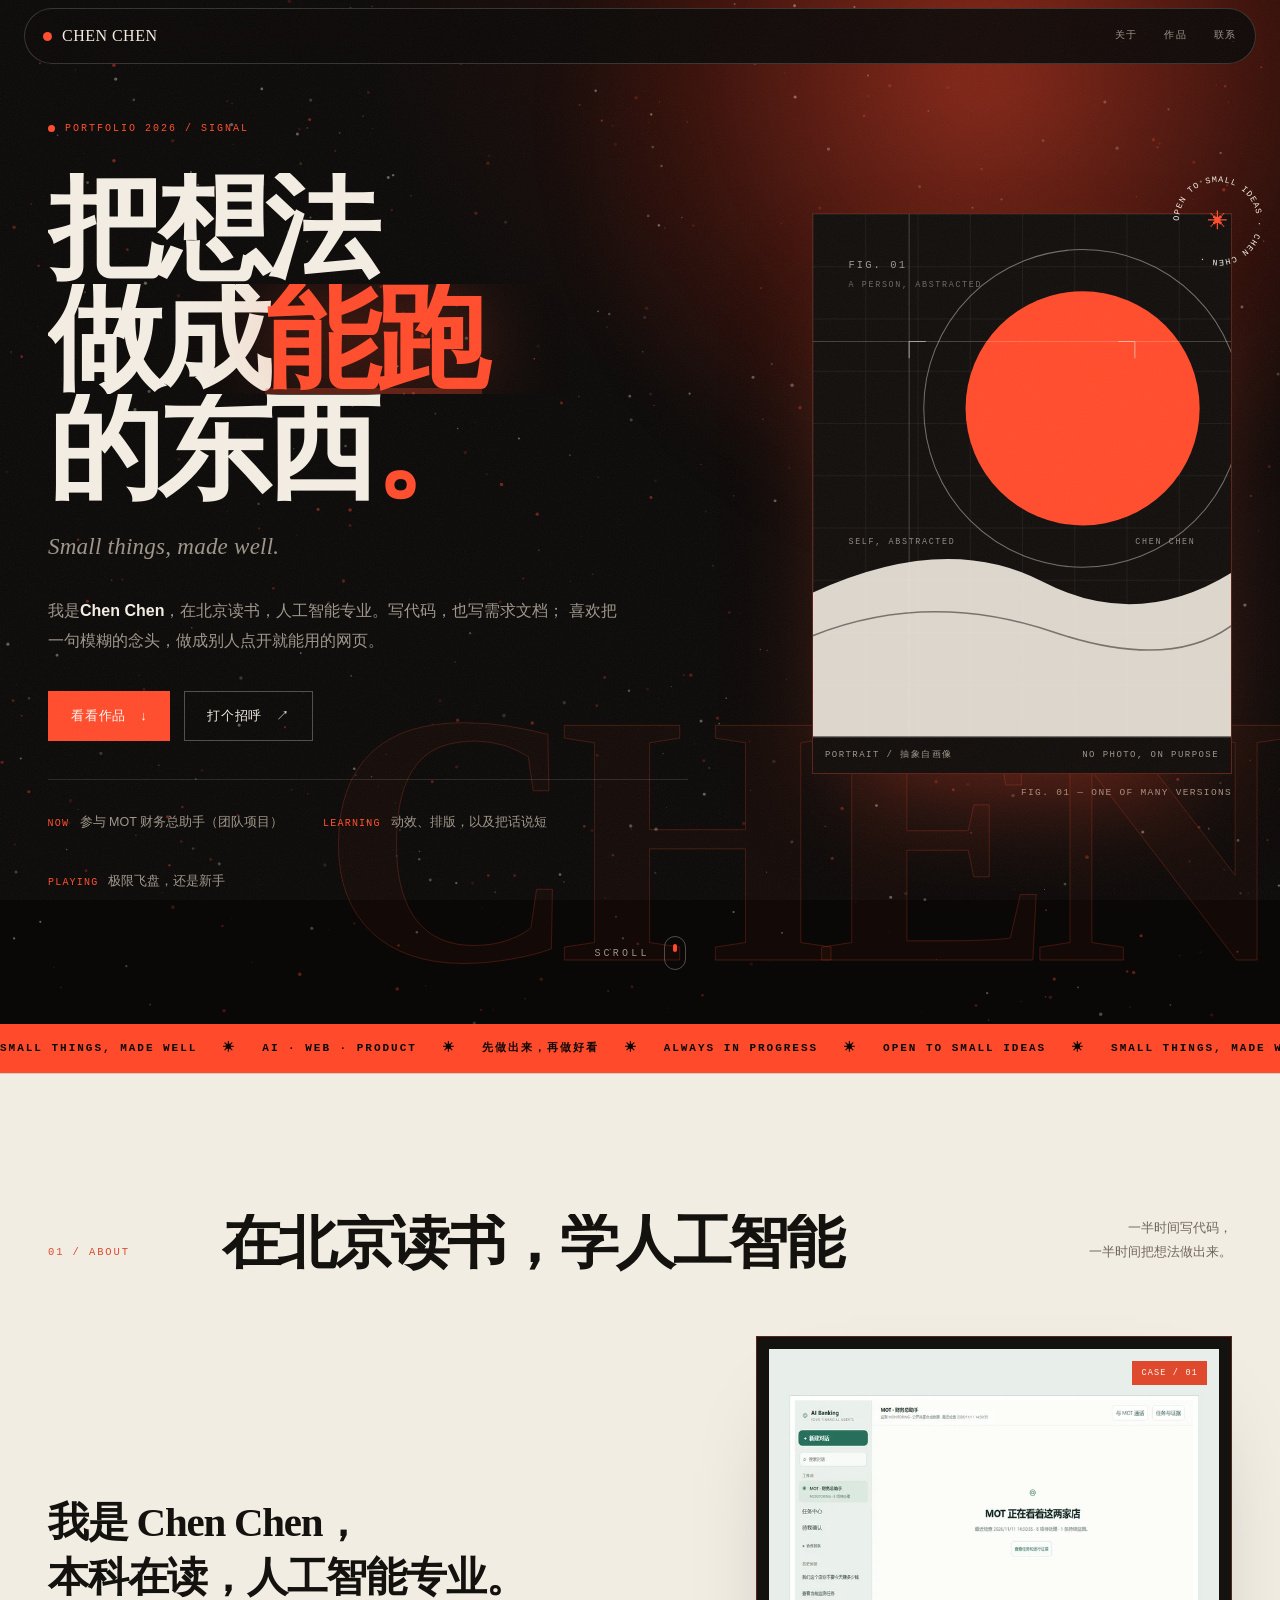
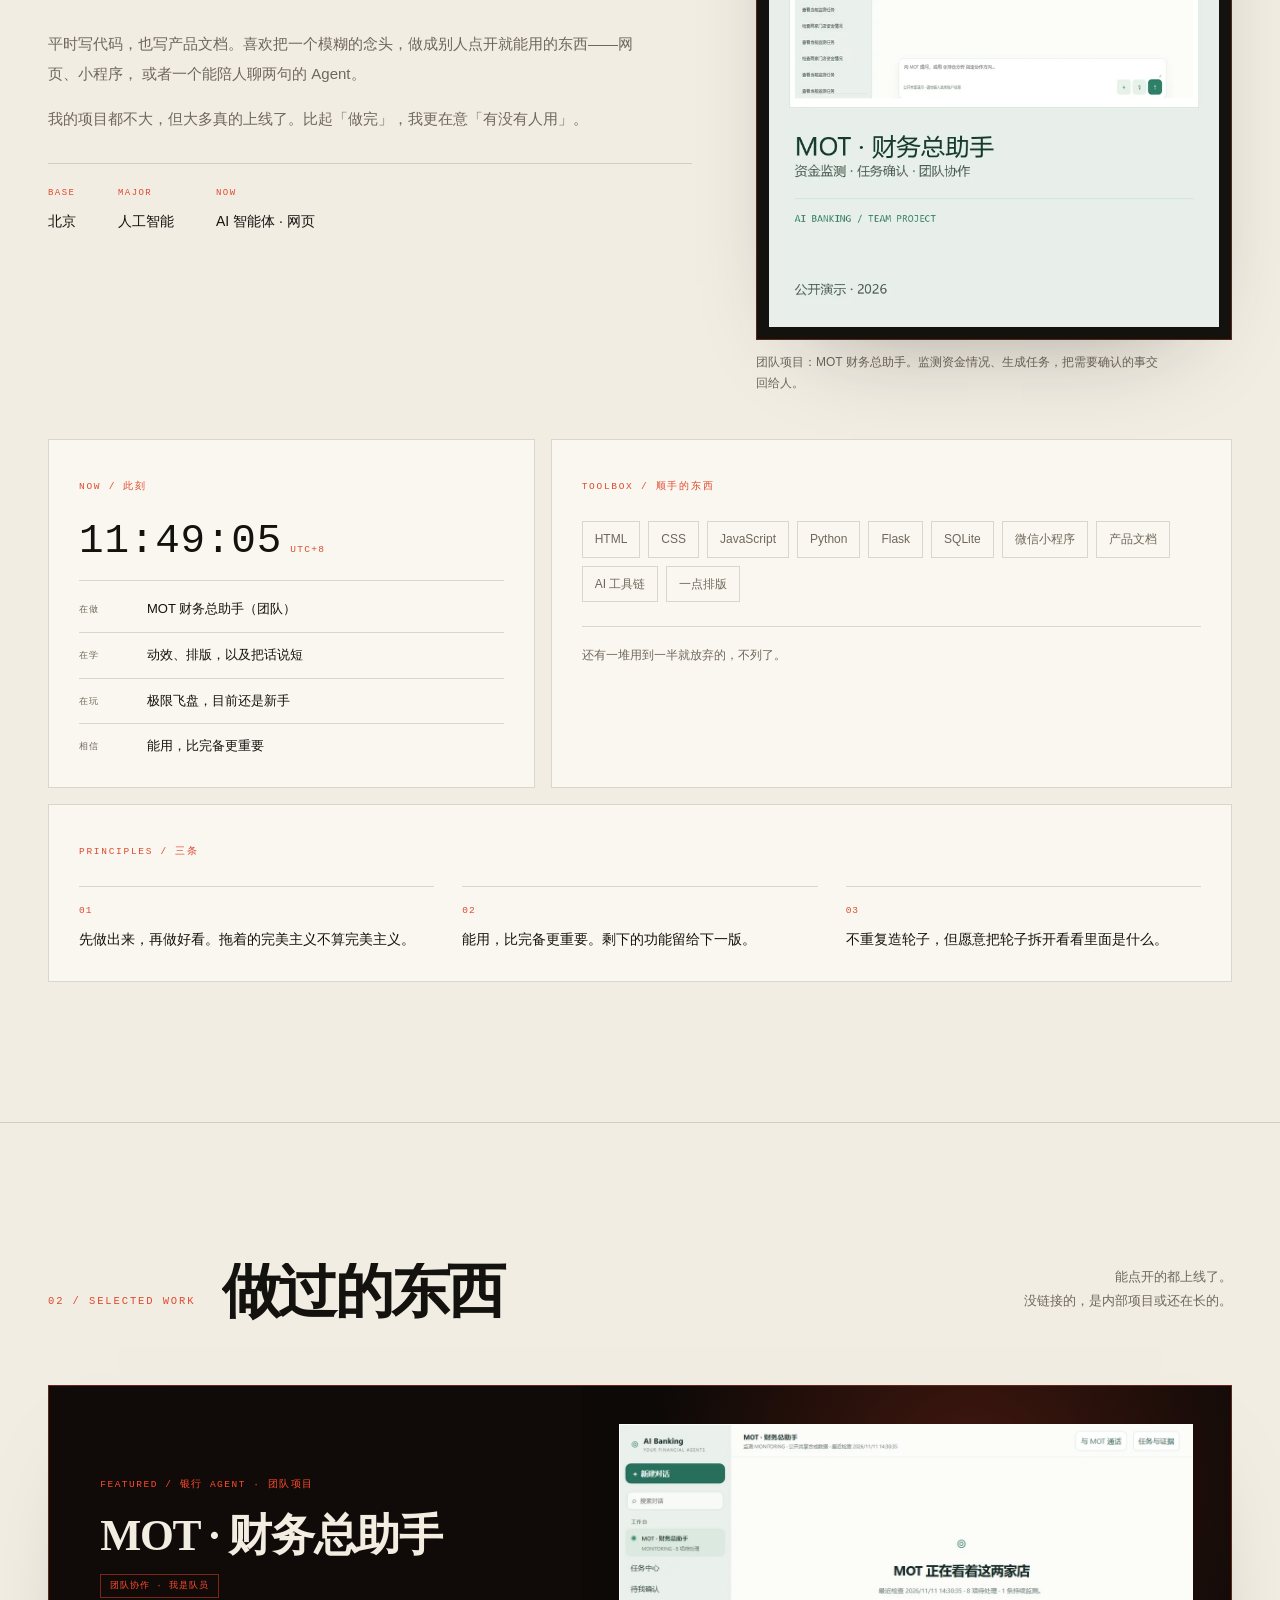
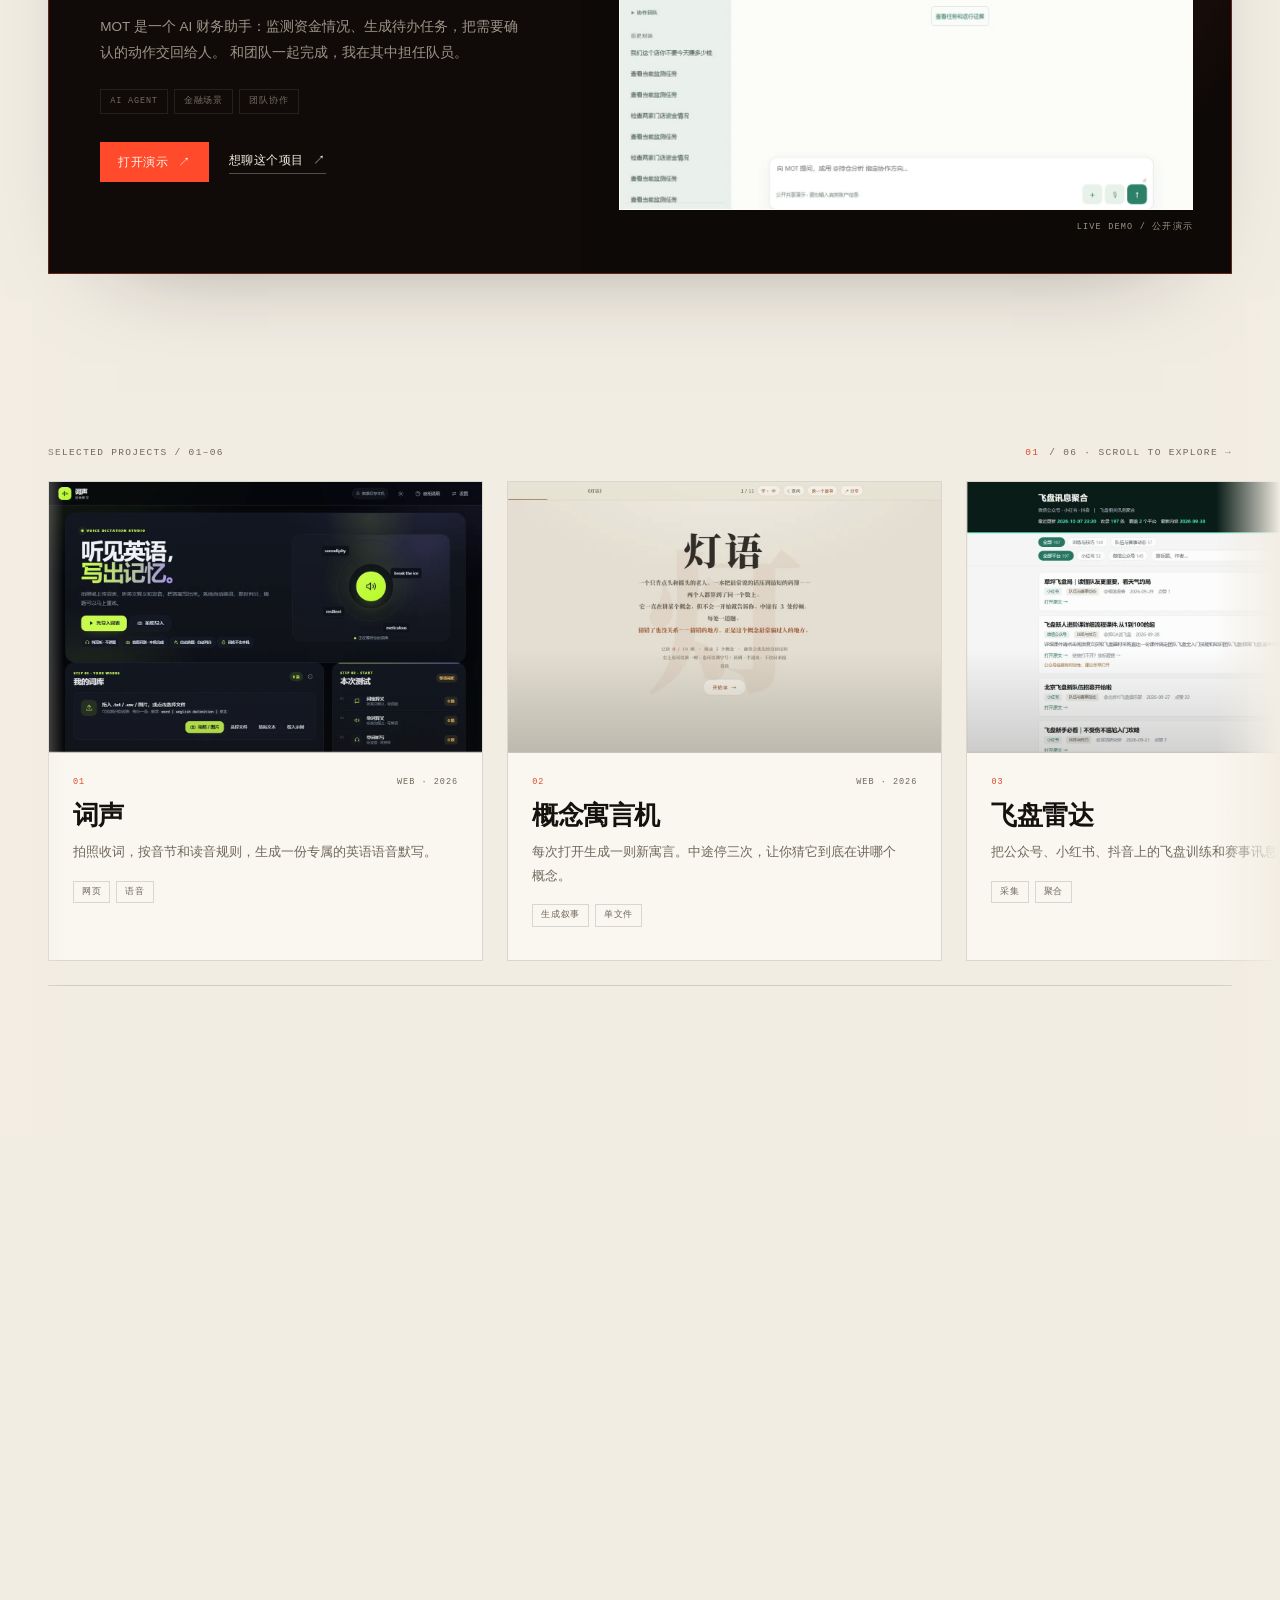
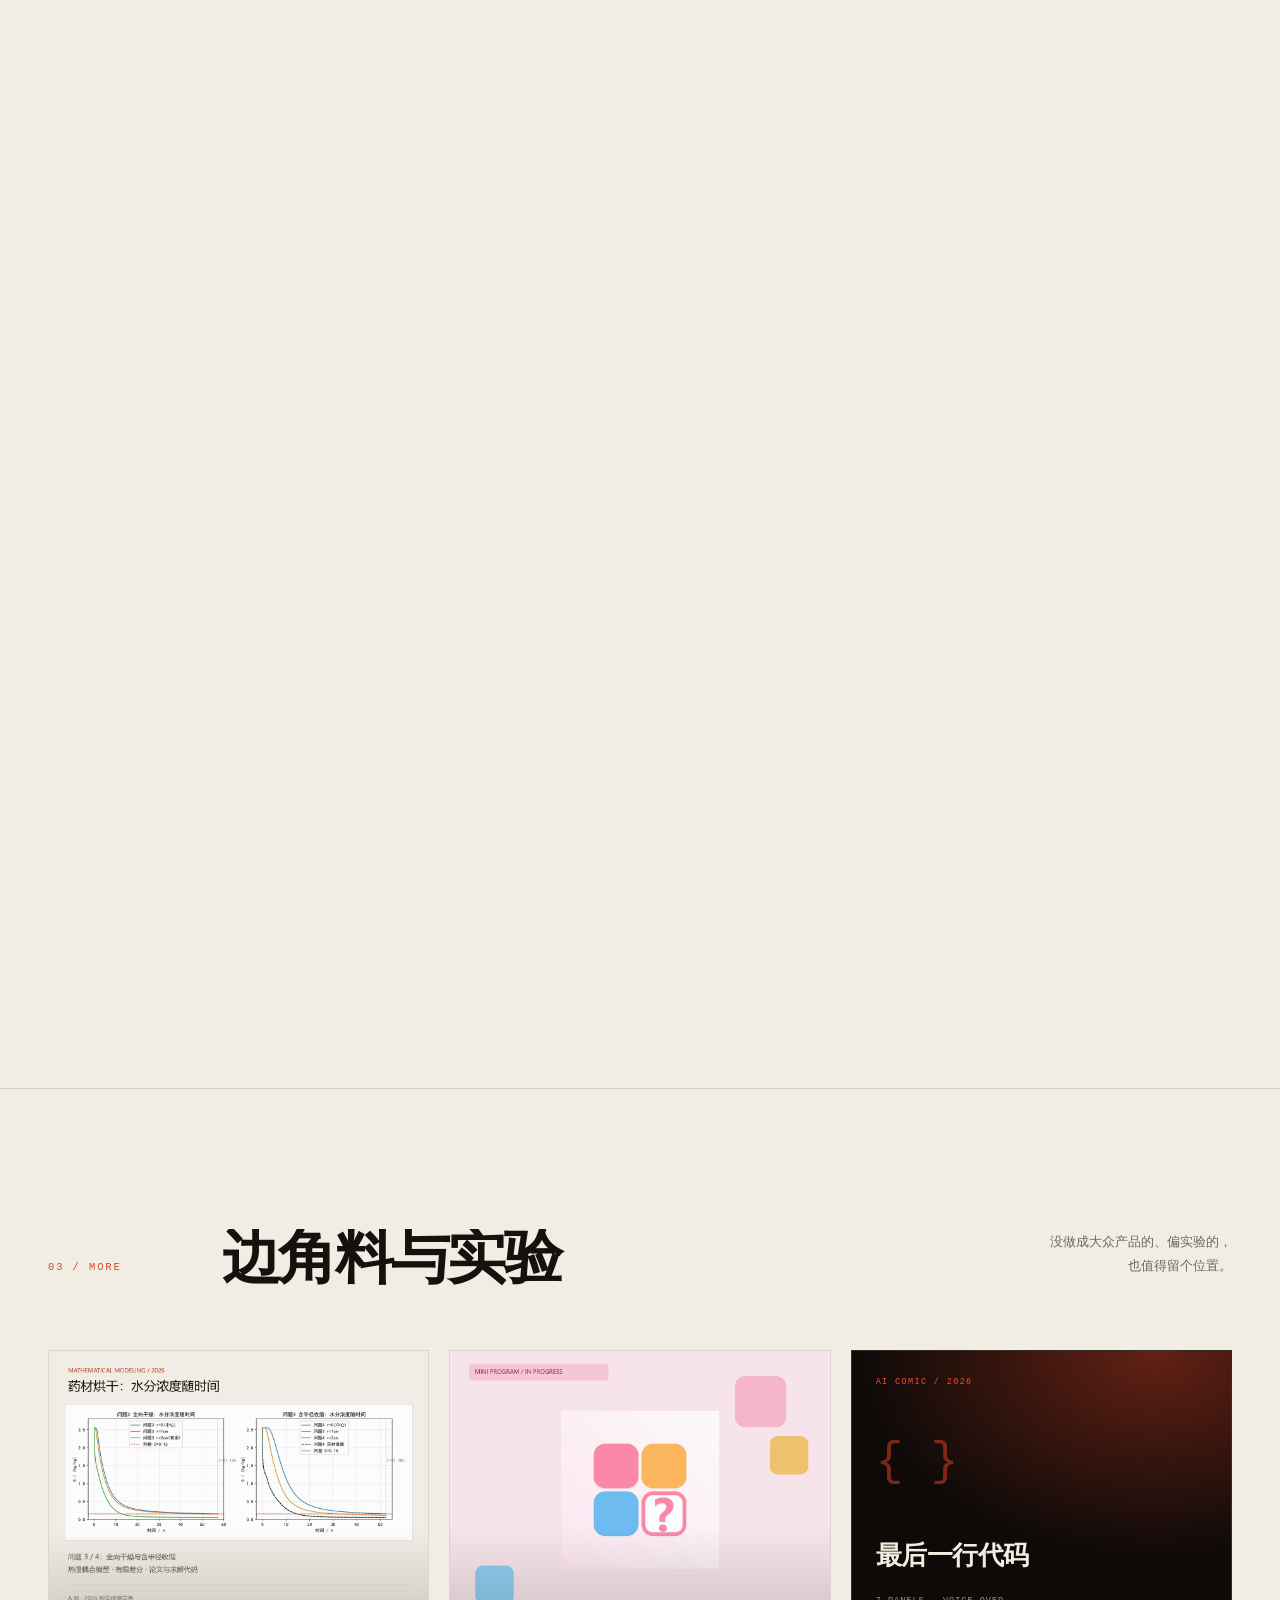
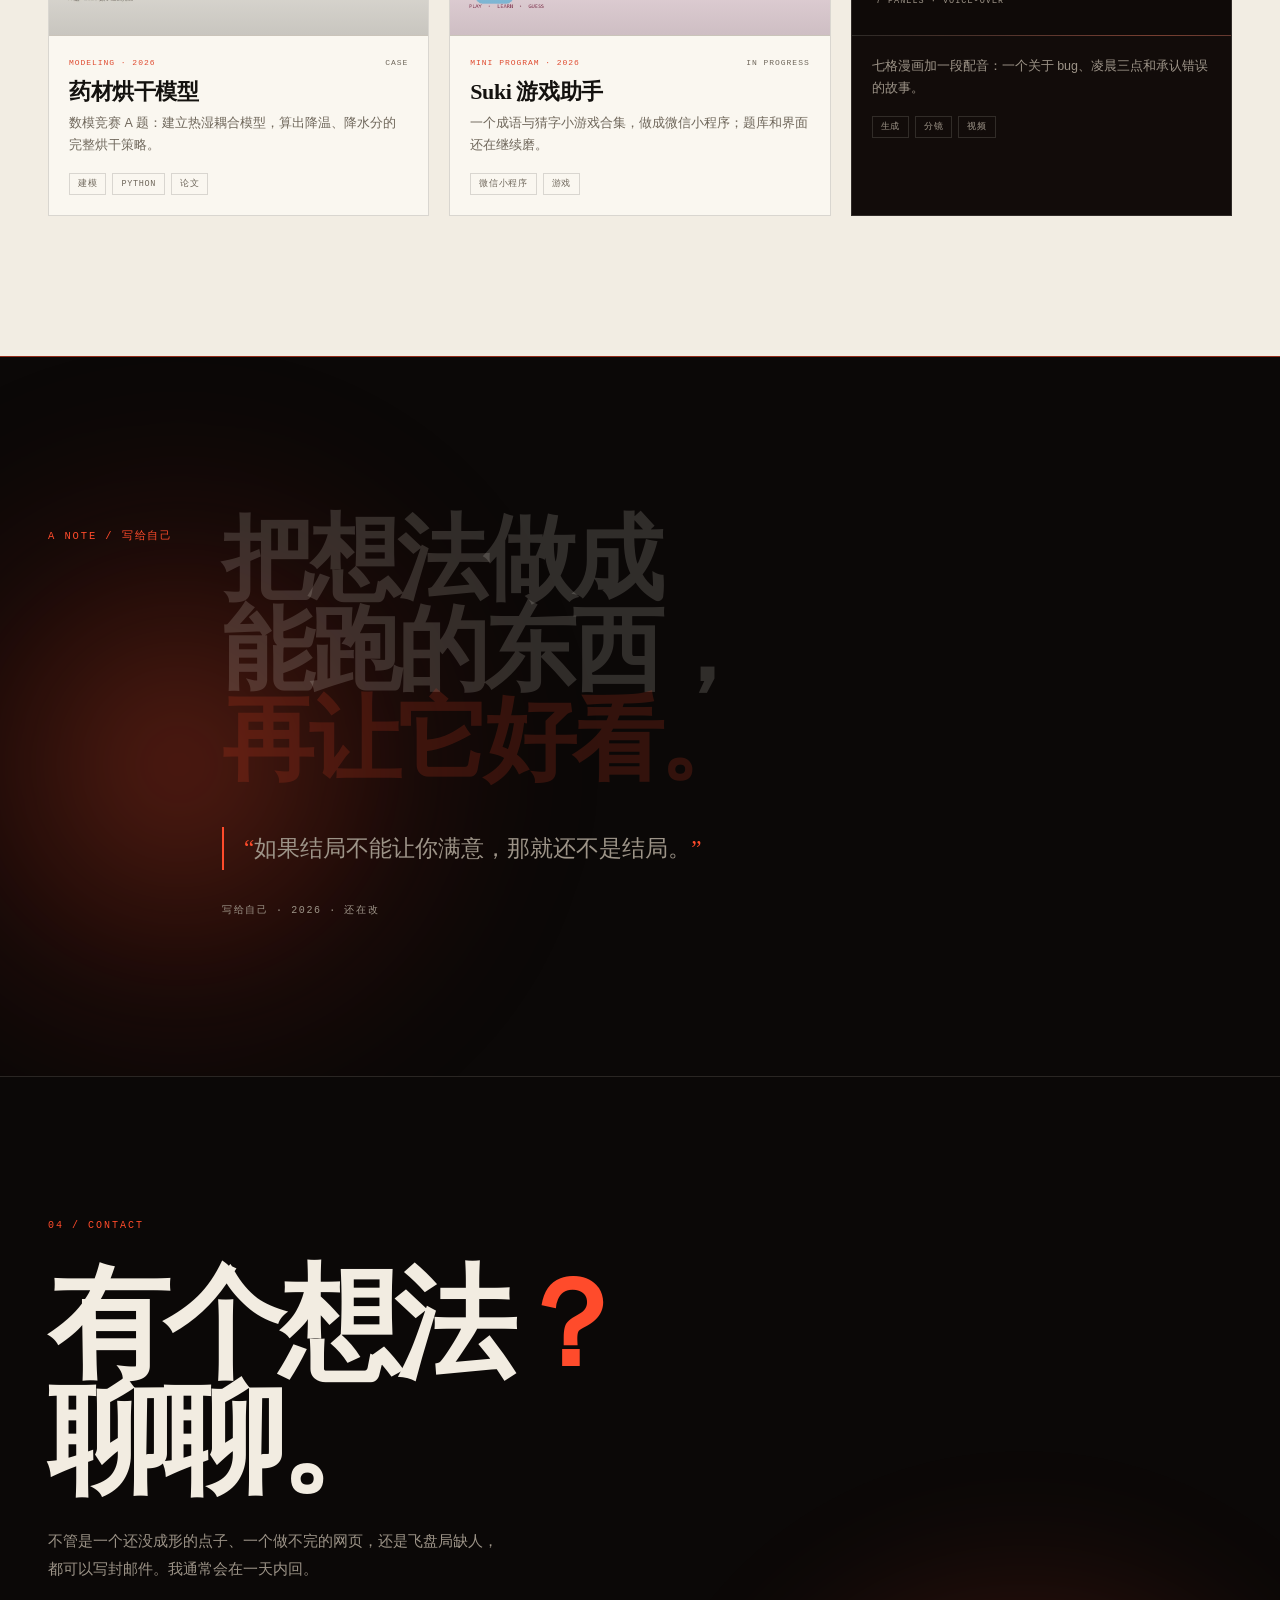
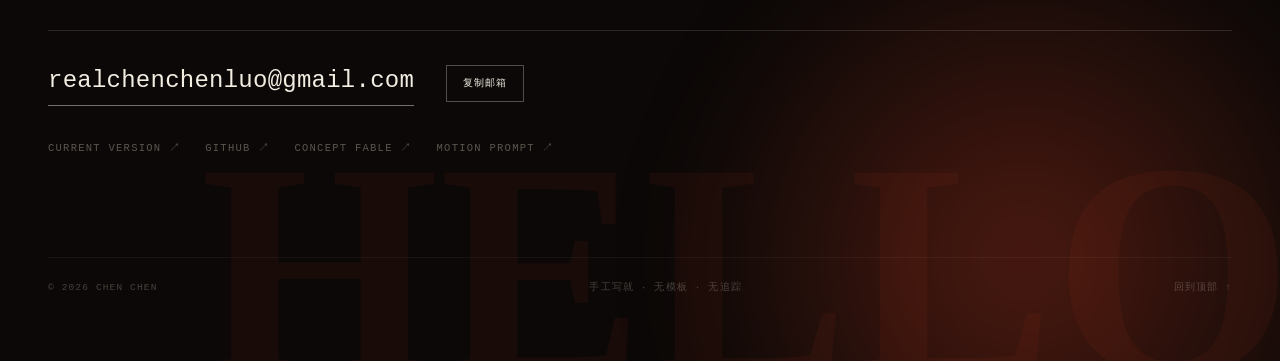
<file: v07/index.html>
<!DOCTYPE html>
<html lang="zh-CN" data-theme="dark">
<head>
<meta charset="UTF-8">
<meta name="viewport" content="width=device-width, initial-scale=1.0">
<meta name="theme-color" content="#0a0807">
<title>Chen Chen · 把想法做成能跑的东西</title>
<meta name="description" content="Chen Chen 的个人主页：在北京读人工智能专业，写代码，也做点小东西。">
<meta name="author" content="Chen Chen">
<meta name="robots" content="noindex">
<meta property="og:title" content="Chen Chen · 把想法做成能跑的东西">
<meta property="og:description" content="在北京读人工智能专业，做 AI 智能体、网页和一些小实验。">
<meta property="og:type" content="website">
<link rel="icon" href="data:image/svg+xml,%3Csvg xmlns='http://www.w3.org/2000/svg' viewBox='0 0 64 64'%3E%3Crect width='64' height='64' fill='%2317160f'/%3E%3Ccircle cx='32' cy='32' r='15' fill='%23c4472d'/%3E%3C/svg%3E">
  <script>
  document.documentElement.classList.add('js');
  document.documentElement.setAttribute('data-theme', 'dark');
</script>
<style>
  :root {
    --paper: #f3efe6;
    --paper-2: #eae4d6;
    --card: #f7f4ec;
    --ink: #17160f;
    --soft: #615c50;
    --line: rgba(23, 22, 15, .16);
    --line-strong: rgba(23, 22, 15, .38);
    --accent: #c4472d;
    --accent-soft: rgba(196, 71, 45, .1);
    --serif: "Noto Serif SC", "Songti SC", "STSong", "Source Han Serif SC", "SimSun", serif;
    --sans: "PingFang SC", "Hiragino Sans GB", "Microsoft YaHei", "Noto Sans SC", -apple-system, BlinkMacSystemFont, "Segoe UI", sans-serif;
    --mono: "SFMono-Regular", "Cascadia Code", "JetBrains Mono", Consolas, "Liberation Mono", monospace;
    --ease: cubic-bezier(.22, .68, .18, 1);
  }

  html[data-theme="dark"] {
    --paper: #141412;
    --paper-2: #1d1c18;
    --card: #191814;
    --ink: #f1ecdf;
    --soft: #a49e8e;
    --line: rgba(241, 236, 223, .16);
    --line-strong: rgba(241, 236, 223, .4);
    --accent: #e26a4a;
    --accent-soft: rgba(226, 106, 74, .12);
  }

  * { box-sizing: border-box; }
  html { scroll-behavior: smooth; }
  body {
    margin: 0;
    background: var(--paper);
    color: var(--ink);
    font-family: var(--sans);
    font-size: 16px;
    line-height: 1.7;
    -webkit-font-smoothing: antialiased;
    overflow-x: hidden;
  }
  body::after {
    content: "";
    position: fixed;
    inset: 0;
    z-index: 999;
    pointer-events: none;
    opacity: .045;
    background-image: url("data:image/svg+xml,%3Csvg xmlns='http://www.w3.org/2000/svg' width='180' height='180'%3E%3Cfilter id='n'%3E%3CfeTurbulence type='fractalNoise' baseFrequency='0.85' numOctaves='2' stitchTiles='stitch'/%3E%3C/filter%3E%3Crect width='100%25' height='100%25' filter='url(%23n)'/%3E%3C/svg%3E");
  }
  ::selection { background: var(--accent); color: #fff8ee; }
  a { color: inherit; text-decoration: none; }
  img, svg { display: block; max-width: 100%; }
  button { font: inherit; color: inherit; }
  :focus-visible { outline: 2px dashed var(--accent); outline-offset: 4px; }

  .wrap { width: min(1240px, calc(100% - 96px)); margin-inline: auto; }
  .mono { font-family: var(--mono); }
  .accent { color: var(--accent); }
  .section-title { text-wrap: balance; }
  .hero-intro, .intro-copy p, .project-body p, .experiment-body p, .contact-sub { text-wrap: pretty; }

  .skip {
    position: fixed; top: 12px; left: 12px; z-index: 1000;
    padding: 10px 16px; background: var(--ink); color: var(--paper);
    transform: translateY(-160%); transition: transform .2s;
  }
  .skip:focus { transform: translateY(0); }

  /* ---------- progress ---------- */
  .progress {
    position: fixed; top: 0; left: 0; right: 0; height: 2px;
    z-index: 120; background: transparent;
  }
  .progress span {
    display: block; height: 100%; width: 100%;
    background: var(--accent);
    transform: scaleX(0); transform-origin: left;
  }

  /* ---------- header ---------- */
  .site-head {
    position: fixed; top: 0; left: 0; right: 0; z-index: 110;
    height: 64px;
    display: flex; align-items: center;
    border-bottom: 1px solid var(--line);
    background: color-mix(in srgb, var(--paper) 84%, transparent);
    -webkit-backdrop-filter: blur(12px);
    backdrop-filter: blur(12px);
    transition: transform .3s cubic-bezier(.45, 0, .55, 1), box-shadow .3s ease;
  }
  .site-head.is-hidden { transform: translateY(-100%); }
  .site-head.is-scrolled { box-shadow: 0 12px 24px -20px rgba(23, 22, 15, .45); }
  .head-inner {
    width: min(1240px, calc(100% - 96px)); margin-inline: auto;
    display: flex; align-items: center; justify-content: space-between; gap: 24px;
  }
  .brand {
    display: inline-flex; align-items: center; gap: 10px;
    font-family: var(--mono); font-size: 12px; letter-spacing: .16em;
  }
  .brand-dot {
    width: 9px; height: 9px; border-radius: 50%;
    background: var(--accent);
    box-shadow: 0 0 0 0 var(--accent-soft);
    animation: pulse 2.6s infinite;
  }
  .brand-en { letter-spacing: .16em; }
  .head-nav { display: flex; align-items: center; gap: 28px; }
  .head-nav a {
    position: relative; font-size: 13px; color: var(--soft);
    letter-spacing: .04em; transition: color .25s;
  }
  .head-nav a::after {
    content: ""; position: absolute; left: 0; bottom: -5px;
    width: 100%; height: 1px; background: var(--ink);
    transform: scaleX(0); transform-origin: right; transition: transform .3s var(--ease);
  }
  .head-nav a:hover { color: var(--ink); }
  .head-nav a:hover::after { transform: scaleX(1); transform-origin: left; }
  .head-nav a.is-active { color: var(--accent); }
  .head-nav a.is-active::after {
    background: var(--accent);
    transform: scaleX(1); transform-origin: left;
    transition: transform .25s cubic-bezier(.33, 1, .68, 1);
  }

  .theme-btn {
    width: 36px; height: 36px; padding: 0;
    display: grid; place-items: center;
    border: 1px solid var(--line); border-radius: 50%;
    background: transparent; cursor: pointer;
    transition: border-color .25s, transform .35s var(--ease);
  }
  .theme-btn:hover { border-color: var(--line-strong); transform: rotate(18deg); }
  .theme-btn svg { width: 16px; height: 16px; }
  .theme-btn .icon-sun { display: none; }
  html[data-theme="dark"] .theme-btn .icon-sun { display: block; }
  html[data-theme="dark"] .theme-btn .icon-moon { display: none; }

  /* ---------- hero ---------- */
  .hero { position: relative; padding: 142px 0 64px; }
  .hero > .wrap { position: relative; }
  .hero-copy, .hero-figure { position: relative; z-index: 1; }
  .hero-grid {
    display: grid; grid-template-columns: minmax(0, 1.28fr) minmax(300px, .72fr);
    gap: clamp(36px, 6vw, 92px); align-items: center;
  }
  .kicker {
    display: inline-flex; align-items: center; gap: 10px;
    font-family: var(--mono); font-size: 11px; letter-spacing: .18em;
    color: var(--soft); text-transform: uppercase;
  }
  .live-dot {
    width: 7px; height: 7px; border-radius: 50%; background: var(--accent);
    animation: pulse 2.2s infinite;
  }
  .hero-title {
    margin: 26px 0 0;
    font-family: var(--serif);
    font-weight: 700;
    font-size: clamp(54px, 7.6vw, 112px);
    line-height: 1.02;
    letter-spacing: -.035em;
  }
  .hero-title .line { display: block; overflow: hidden; padding-bottom: .06em; }
  .hero-title .line > span {
    display: inline-block;
    transform: translateY(112%);
    animation: rise .95s var(--ease) forwards;
  }
  .hero-title .line:nth-child(2) > span { animation-delay: .1s; }
  .hero-title .line:nth-child(3) > span { animation-delay: .2s; }
  .hero-title .mark {
    color: var(--accent); position: relative; white-space: nowrap;
  }
  .hero-title .mark::after {
    content: ""; position: absolute; left: 0; right: 0; bottom: .04em;
    height: .08em; background: currentColor; opacity: .28; border-radius: 2px;
    transform: scaleX(0); transform-origin: left;
    animation: underline 1s var(--ease) .95s forwards;
  }
  .hero-title .period { color: var(--accent); }
  .hero-en {
    margin: 22px 0 0;
    font-family: var(--serif); font-style: italic;
    font-size: clamp(17px, 1.6vw, 21px);
    color: var(--soft); letter-spacing: .01em;
    opacity: 0; animation: fade .7s ease .65s forwards;
  }
  .hero-intro {
    margin: 30px 0 0; max-width: 34em;
    font-size: 16px; line-height: 1.95; color: var(--soft);
    opacity: 0; animation: fade .7s ease .75s forwards;
  }
  .hero-intro strong { color: var(--ink); font-weight: 600; }
  .hero-actions {
    margin-top: 34px; display: flex; flex-wrap: wrap; gap: 12px;
    opacity: 0; animation: fade .7s ease .85s forwards;
  }
  .btn {
    --mx: 0px; --my: 0px;
    display: inline-flex; align-items: center; gap: 14px;
    padding: 13px 22px; border: 1px solid var(--line-strong); border-radius: 2px;
    font-size: 13px; letter-spacing: .06em;
    transform: translate(var(--mx), var(--my));
    will-change: transform;
    transition: background .25s, color .25s, border-color .25s;
  }
  .btn span { transition: transform .25s var(--ease); }
  .btn:hover { border-color: var(--ink); }
  .btn:hover span { transform: translate(2px, -2px); }
  .btn-solid { background: var(--ink); color: var(--paper); border-color: var(--ink); }
  .btn-solid:hover { background: var(--accent); border-color: var(--accent); color: #fff8ee; }

  .hero-facts {
    display: flex; flex-wrap: wrap; gap: 12px 40px;
    margin-top: 38px; padding-top: 20px;
    border-top: 1px solid var(--line);
    opacity: 0; animation: fade .7s ease .9s forwards;
  }
  .fact { display: flex; gap: 10px; align-items: baseline; font-size: 12.5px; }
  .fact b {
    font-family: var(--mono); font-size: 10px; font-weight: 400;
    letter-spacing: .12em; color: var(--accent); text-transform: uppercase;
  }
  .fact span { color: var(--soft); }

  /* portrait */
  .hero-figure {
    position: relative; justify-self: end; width: 100%; max-width: 400px;
    opacity: 0; animation: fade 1s ease .35s forwards;
  }
  .portrait-stage { width: 100%; perspective: 900px; }
  .portrait {
    position: relative; margin: 0;
    border: 1px solid var(--line-strong);
    background: var(--paper-2);
    transform-style: preserve-3d;
    will-change: transform;
  }
  .portrait-art { position: relative; overflow: hidden; }
  .portrait svg { width: 100%; height: auto; }
  .portrait-glare {
    position: absolute; inset: 0; z-index: 2; pointer-events: none;
    opacity: 0;
    background: radial-gradient(130px circle at var(--gx, 50%) var(--gy, 50%), rgba(255, 255, 255, .42), rgba(255, 255, 255, 0) 70%);
    transition: opacity .4s cubic-bezier(.16, 1, .3, 1);
  }
  .portrait.is-tilting .portrait-glare { opacity: 1; }
  .portrait-caption {
    display: flex; justify-content: space-between; gap: 12px;
    padding: 10px 12px; border-top: 1px solid var(--line-strong);
    font-family: var(--mono); font-size: 9px; letter-spacing: .16em;
    color: var(--soft); text-transform: uppercase;
  }
  .stamp {
    position: absolute; top: -46px; right: -40px; z-index: 2;
    width: 108px; height: 108px;
    display: grid; place-items: center;
    overflow: hidden;
    color: var(--ink);
  }
  .stamp svg { position: absolute; inset: 0; width: 100%; height: 100%; animation: spin 26s linear infinite; }
  .stamp text {
    font-family: var(--mono); font-size: 8.5px; letter-spacing: .12em;
    fill: currentColor; text-transform: uppercase;
  }
  .stamp-star { font-size: 20px; color: var(--accent); }
  .figure-note {
    margin: 12px 0 0; text-align: right;
    font-family: var(--mono); font-size: 9.5px; letter-spacing: .14em;
    color: var(--soft); text-transform: uppercase;
  }

  .hero-watermark {
    position: absolute; right: -2vw; bottom: -4vw; z-index: 0;
    font-family: var(--serif); font-weight: 700; font-size: 21vw; line-height: 1;
    letter-spacing: -.06em; color: var(--ink); opacity: .035;
    pointer-events: none; user-select: none;
  }

  /* ---------- scroll cue ---------- */
  .scroll-cue {
    display: flex; align-items: center; justify-content: center; gap: 14px;
    margin: 32px auto 0; color: var(--soft);
  }
  .cue-word {
    font-family: var(--mono); font-size: 10px; letter-spacing: .3em;
    text-transform: uppercase;
  }
  .cue-mouse {
    position: relative; width: 22px; height: 34px;
    border: 1.5px solid var(--ink); border-radius: 12px;
  }
  .cue-mouse i {
    position: absolute; left: 50%; top: 7px;
    width: 4px; height: 8px; margin-left: -2px; border-radius: 2px;
    background: var(--accent);
    animation: cue-drop 1.57s infinite;
  }
  @keyframes cue-drop {
    0% { transform: translateY(0); opacity: 1; }
    45% { opacity: 1; }
    70% { transform: translateY(14px); opacity: 0; }
    76% { transform: translateY(0); opacity: 0; }
    100% { transform: translateY(0); opacity: 1; }
  }

  /* ---------- ticker ---------- */
  .ticker {
    margin-top: 40px;
    border-block: 1px solid var(--line);
    overflow: hidden; padding: 15px 0;
    background: var(--paper-2);
  }
  .ticker-track {
    display: flex; width: max-content;
    animation: marquee 34s linear infinite;
  }
  .ticker:hover .ticker-track { animation-play-state: paused; }
  .ticker-group {
    display: flex; align-items: center; gap: 26px;
    padding-right: 26px;
    font-family: var(--mono); font-size: 11px; letter-spacing: .18em;
    color: var(--soft); text-transform: uppercase; white-space: nowrap;
  }
  .ticker-group i { font-style: normal; color: var(--accent); }

  /* ---------- sections ---------- */
  section { scroll-margin-top: 84px; }
  .section { padding: 110px 0; border-top: 1px solid var(--line); }
  .section-head {
    display: grid; grid-template-columns: 150px minmax(0, 1fr) 280px;
    gap: 24px; align-items: end; margin-bottom: 56px;
  }
  .section-index {
    font-family: var(--mono); font-size: 10.5px; letter-spacing: .18em;
    color: var(--accent); text-transform: uppercase; padding-bottom: 10px;
    white-space: nowrap;
  }
  .section-title {
    margin: 0; font-family: var(--serif); font-weight: 700;
    font-size: clamp(38px, 4.6vw, 64px); line-height: 1.08; letter-spacing: -.03em;
  }
  .section-note {
    margin: 0; font-size: 13px; line-height: 1.85; color: var(--soft);
    text-align: right; padding-bottom: 8px;
  }

  /* ---------- about ---------- */
  .bento {
    display: grid; grid-template-columns: repeat(12, 1fr);
    gap: 16px;
  }
  .card {
    position: relative;
    padding: 30px;
    border: 1px solid var(--line);
    background: var(--card);
    overflow: hidden;
  }
  .card::before {
    content: ""; position: absolute; inset: 0; pointer-events: none;
    background: linear-gradient(135deg, var(--accent-soft), transparent 55%);
    opacity: 0; transition: opacity .4s;
  }
  .card:hover::before { opacity: 1; }
  .card-now { grid-column: span 5; }
  .card-tools { grid-column: span 5; }
  .card-principles { grid-column: span 7; }
  .card-label {
    display: inline-block; margin-bottom: 26px;
    font-family: var(--mono); font-size: 9.5px; letter-spacing: .18em;
    color: var(--accent); text-transform: uppercase;
  }
  .stats {
    display: grid; grid-template-columns: repeat(3, 1fr);
    gap: 12px; margin-top: 28px; padding-top: 22px;
    border-top: 1px solid var(--line);
  }
  .stat b {
    display: block; font-family: var(--serif); font-size: 34px; line-height: 1;
    font-weight: 700; letter-spacing: -.03em;
  }
  .stat span {
    display: block; margin-top: 8px;
    font-family: var(--mono); font-size: 9px; letter-spacing: .12em;
    color: var(--soft); text-transform: uppercase;
  }
  .clock-row {
    display: flex; align-items: baseline; gap: 8px;
    padding-bottom: 18px; border-bottom: 1px solid var(--line);
  }
  .clock {
    font-family: var(--mono); font-size: clamp(30px, 3.2vw, 42px);
    letter-spacing: .02em; line-height: 1; font-variant-numeric: tabular-nums;
  }
  .clock-zone { font-family: var(--mono); font-size: 9.5px; letter-spacing: .14em; color: var(--accent); }
  .now-rows { margin-top: 6px; }
  .now-row {
    display: grid; grid-template-columns: 58px 1fr; gap: 10px;
    padding: 12px 0; border-bottom: 1px solid var(--line);
    font-size: 13px;
  }
  .now-row:last-child { border-bottom: 0; padding-bottom: 0; }
  .now-row span {
    font-family: var(--mono); font-size: 9px; letter-spacing: .12em;
    color: var(--soft); text-transform: uppercase; padding-top: 4px;
  }
  .now-row b { font-weight: 500; line-height: 1.6; }
  .chips { position: relative; display: flex; flex-wrap: wrap; gap: 8px; }
  .chips span {
    padding: 7px 12px; border: 1px solid var(--line);
    font-size: 12px; color: var(--soft);
    transition: background .25s, color .25s, border-color .25s, transform .25s var(--ease);
  }
  .chips span:hover {
    background: var(--ink); color: var(--paper); border-color: var(--ink);
    transform: translateY(-2px);
  }
  .toolbox-note {
    position: relative; margin: 24px 0 0; padding-top: 18px;
    border-top: 1px solid var(--line);
    font-size: 12px; line-height: 1.7; color: var(--soft);
  }
  .principles { list-style: none; margin: 0; padding: 0; position: relative; }
  .principles li {
    display: grid; grid-template-columns: 40px 1fr; gap: 14px;
    padding: 14px 0; border-bottom: 1px solid var(--line);
    font-size: 14px; line-height: 1.7;
  }
  .principles li:last-child { border-bottom: 0; padding-bottom: 0; }
  .principles i {
    font-family: var(--mono); font-style: normal; font-size: 9.5px;
    letter-spacing: .1em; color: var(--accent); padding-top: 5px;
  }

  /* ---------- statement ---------- */
  .statement {
    padding: 108px 0;
    border-top: 1px solid var(--line);
    background: var(--paper-2);
  }
  .statement .wrap {
    display: grid; grid-template-columns: 150px minmax(0, 1fr);
    gap: 24px; align-items: start;
  }
  .statement-kicker {
    margin: 0; padding-top: 14px;
    font-family: var(--mono); font-size: 10.5px; letter-spacing: .18em;
    color: var(--accent); text-transform: uppercase;
  }
  .statement-text {
    margin: 0; max-width: 12em;
    font-family: var(--serif); font-weight: 700;
    font-size: clamp(38px, 5.6vw, 74px); line-height: 1.16; letter-spacing: -.035em;
  }
  .statement-text .line { display: block; }
  .statement-text .line.accent { color: var(--accent); }
  .statement-text .ch { opacity: .16; }
  .statement-quote {
    margin: 42px 0 0;
    padding-left: 20px;
    border-left: 2px solid var(--accent);
    max-width: 30em;
    font-family: var(--serif);
    font-size: clamp(17px, 1.7vw, 21px);
    line-height: 1.85;
    color: var(--soft);
    text-wrap: pretty;
  }
  .statement-quote .accent { color: var(--accent); }
  .statement-sign {
    margin: 32px 0 0;
    font-family: var(--mono); font-size: 10px; letter-spacing: .16em;
    color: var(--soft); text-transform: uppercase;
  }

  /* ---------- contact ---------- */
  .contact {
    margin-top: 40px;
    background: var(--ink); color: var(--paper);
    padding: 120px 0 64px;
    position: relative; overflow: hidden;
  }
  .contact > .wrap { position: relative; z-index: 1; }
  .contact .contact-kicker {
    display: block; margin-bottom: 34px;
    font-family: var(--mono); font-size: 10px; letter-spacing: .2em;
    color: var(--accent); text-transform: uppercase;
  }
  .contact h2 {
    margin: 0; font-family: var(--serif); font-weight: 700;
    font-size: clamp(52px, 8vw, 112px); line-height: 1.02; letter-spacing: -.04em;
  }
  .contact h2 .accent { color: var(--accent); }
  .contact-sub {
    margin: 30px 0 0; max-width: 30em;
    font-size: 15px; line-height: 1.9; color: var(--paper); opacity: .62;
  }
  .contact-actions {
    display: flex; flex-wrap: wrap; align-items: center; gap: 20px 32px;
    margin-top: 46px; padding-top: 30px;
    border-top: 1px solid color-mix(in srgb, currentColor 22%, transparent);
  }
  .email {
    font-family: var(--mono); font-size: clamp(16px, 2.2vw, 24px);
    letter-spacing: .01em; position: relative; padding-bottom: 4px;
  }
  .email::after {
    content: ""; position: absolute; left: 0; bottom: 0; width: 100%; height: 1px;
    background: currentColor; opacity: .45;
    transform-origin: right; transition: transform .35s var(--ease);
  }
  .email:hover::after { transform: scaleX(0); }
  .copy-btn {
    --mx: 0px; --my: 0px;
    padding: 9px 16px; border: 1px solid color-mix(in srgb, currentColor 30%, transparent);
    background: transparent; color: var(--paper); cursor: pointer;
    font-family: var(--mono); font-size: 10px; letter-spacing: .1em;
    text-transform: uppercase;
    transform: translate(var(--mx), var(--my));
    will-change: transform;
    transition: background .25s, color .25s, border-color .25s;
  }
  .copy-btn:hover { background: var(--paper); color: var(--ink); border-color: var(--paper); }
  .contact-links { display: flex; flex-wrap: wrap; gap: 24px; margin-top: 34px; }
  .contact-links a {
    font-family: var(--mono); font-size: 10.5px; letter-spacing: .12em;
    text-transform: uppercase; color: var(--paper); opacity: .55;
    transition: opacity .25s, color .25s;
  }
  .contact-links a:hover { opacity: 1; color: var(--accent); }
  .contact-foot {
    display: flex; flex-wrap: wrap; justify-content: space-between; gap: 12px;
    margin-top: 100px; padding-top: 22px;
    border-top: 1px solid color-mix(in srgb, currentColor 18%, transparent);
    font-family: var(--mono); font-size: 9.5px; letter-spacing: .12em;
    color: var(--paper); opacity: .4; text-transform: uppercase;
  }
  .contact-watermark {
    position: absolute; right: -1vw; bottom: -5vw; z-index: 0;
    font-family: var(--serif); font-weight: 700; font-size: 24vw; line-height: 1;
    opacity: .05; pointer-events: none; user-select: none;
  }

  /* ---------- cursor follower ---------- */
  .cursor {
    position: fixed; top: 0; left: 0; z-index: 950;
    width: 34px; height: 34px; margin: -17px 0 0 -17px;
    border: 1px solid var(--accent); border-radius: 50%;
    pointer-events: none; opacity: 0; will-change: transform;
    transition: width .25s var(--ease), height .25s var(--ease),
                margin .25s var(--ease), background .25s, opacity .3s;
  }
  .cursor::after {
    content: ""; position: absolute; left: 50%; top: 50%;
    width: 4px; height: 4px; margin: -2px 0 0 -2px;
    border-radius: 50%; background: var(--accent);
  }
  .cursor.on { opacity: .88; }
  .cursor.grow {
    width: 52px; height: 52px; margin: -26px 0 0 -26px;
    background: var(--accent-soft);
  }

  /* ---------- toast ---------- */
  .toast {
    position: fixed; left: 50%; bottom: 32px; z-index: 200;
    transform: translate(-50%, 20px);
    padding: 11px 20px; background: var(--ink); color: var(--paper);
    border: 1px solid var(--line-strong);
    font-family: var(--mono); font-size: 11px; letter-spacing: .08em;
    opacity: 0; pointer-events: none;
    transition: opacity .3s, transform .3s var(--ease);
  }
  .toast.show { opacity: 1; transform: translate(-50%, 0); }

  /* ---------- reveal ---------- */
  .reveal { opacity: 0; transform: translateY(26px); transition: opacity .8s var(--ease), transform .8s var(--ease); }
  html:not(.js) .reveal { opacity: 1; transform: none; }
  .reveal.in { opacity: 1; transform: none; }

  /* ---------- keyframes ---------- */
  @keyframes rise { to { transform: translateY(0); } }
  @keyframes fade { to { opacity: 1; } }
  @keyframes underline { to { transform: scaleX(1); } }
  @keyframes spin { to { transform: rotate(360deg); } }
  @keyframes pulse {
    0% { box-shadow: 0 0 0 0 rgba(196, 71, 45, .35); }
    70% { box-shadow: 0 0 0 7px rgba(196, 71, 45, 0); }
    100% { box-shadow: 0 0 0 0 rgba(196, 71, 45, 0); }
  }
  @keyframes marquee { to { transform: translateX(-50%); } }

  /* ---------- intro / about ---------- */
  .intro-grid {
    display: grid; grid-template-columns: minmax(0, 1.15fr) minmax(280px, .85fr);
    gap: clamp(32px, 5vw, 72px); align-items: center;
  }
  .intro-copy p {
    margin: 0 0 16px; max-width: 40em;
    font-size: 15px; line-height: 1.95; color: var(--soft);
  }
  .intro-copy .intro-lead {
    margin: 0 0 24px;
    font-family: var(--serif); font-weight: 600;
    font-size: clamp(23px, 2.4vw, 32px); line-height: 1.5;
    letter-spacing: -.02em; color: var(--ink);
    max-width: 18em;
  }
  .intro-facts {
    display: flex; flex-wrap: wrap; gap: 18px 42px;
    margin-top: 30px; padding-top: 22px;
    border-top: 1px solid var(--line);
  }
  .intro-facts span {
    display: block; margin-bottom: 5px;
    font-family: var(--mono); font-size: 9px; letter-spacing: .16em;
    color: var(--accent); text-transform: uppercase;
  }
  .intro-facts b { font-weight: 500; font-size: 14px; }
  .intro-media { margin: 0; }
  .intro-frame {
    position: relative; padding: 12px;
    border: 1px solid var(--line-strong);
    background: var(--paper-2);
    transition: transform .5s var(--ease);
  }
  .intro-frame:hover { transform: rotate(-.6deg) translateY(-3px); }
  .intro-frame img { width: 100%; height: auto; display: block; }
  .intro-media-tag {
    position: absolute; top: 24px; right: 24px; left: auto;
    padding: 5px 9px; background: var(--ink); color: var(--paper);
    font-family: var(--mono); font-size: 8.5px; letter-spacing: .14em;
    text-transform: uppercase;
  }
  .intro-media figcaption {
    margin-top: 12px; font-size: 12px; line-height: 1.7; color: var(--soft);
    max-width: 34em;
  }
  .about-bento {
    grid-template-columns: 5fr 7fr;
    margin-top: 46px;
  }
  .about-bento .card { grid-column: auto; }
  .about-bento .card-principles { grid-column: 1 / -1; }
  .about-bento .principles {
    display: grid; grid-template-columns: repeat(3, 1fr); gap: 28px;
  }
  .about-bento .principles li {
    display: block; border-bottom: 0; border-top: 1px solid var(--line);
    padding: 16px 0 0;
  }
  .about-bento .principles i { display: block; margin-bottom: 8px; padding-top: 0; }

  /* ---------- work gallery ---------- */
  .feature-card {
    display: grid; grid-template-columns: minmax(0, .9fr) minmax(0, 1.1fr);
    background: var(--ink); color: var(--paper);
    border: 1px solid var(--ink);
    margin-bottom: 24px; overflow: hidden;
  }
  .feature-copy {
    padding: clamp(30px, 4vw, 54px);
    display: flex; flex-direction: column; justify-content: center; align-items: flex-start;
  }
  .feature-label {
    font-family: var(--mono); font-size: 9.5px; letter-spacing: .16em;
    color: var(--accent); text-transform: uppercase;
  }
  .feature-role {
    display: inline-flex; align-items: center; gap: 8px;
    margin: -4px 0 16px; padding: 4px 9px;
    border: 1px solid color-mix(in srgb, var(--accent) 45%, transparent);
    color: var(--accent);
    font-family: var(--mono); font-size: 8.5px; letter-spacing: .12em;
    text-transform: uppercase;
  }
  .feature-copy h3 {
    margin: 18px 0;
    font-family: var(--serif); font-size: clamp(32px, 3.4vw, 48px);
    font-weight: 700; line-height: 1.12; letter-spacing: -.03em;
  }
  .feature-copy p {
    margin: 0; max-width: 40em;
    font-size: 13.5px; line-height: 1.9; color: var(--paper); opacity: .64;
  }
  .feature-tags { display: flex; flex-wrap: wrap; gap: 6px; margin-top: 24px; }
  .feature-tags span {
    padding: 4px 9px; border: 1px solid color-mix(in srgb, var(--paper) 24%, transparent);
    font-family: var(--mono); font-size: 8.5px; letter-spacing: .1em;
    text-transform: uppercase; color: var(--paper); opacity: .7;
  }
  .feature-actions {
    display: flex; flex-wrap: wrap; align-items: center; gap: 20px;
    margin-top: 28px;
  }
  .feature-link {
    display: inline-flex; align-items: center; gap: 10px;
    padding-bottom: 3px;
    border-bottom: 1px solid color-mix(in srgb, var(--paper) 35%, transparent);
    font-size: 12px; letter-spacing: .04em;
  }
  .feature-link span { transition: transform .25s var(--ease); }
  .feature-link:hover { color: var(--accent); border-color: var(--accent); }
  .feature-link:hover span { transform: translate(2px, -2px); }
  .feature-demo {
    display: inline-flex; align-items: center; gap: 10px;
    padding: 10px 18px; background: var(--accent); color: #fff8ee;
    font-size: 12px; letter-spacing: .04em;
    transition: background .25s, transform .25s var(--ease);
  }
  .feature-demo span { transition: transform .25s var(--ease); }
  .feature-demo:hover { background: #d95538; transform: translateY(-2px); }
  .feature-demo:hover span { transform: translate(2px, -2px); }
  .feature-media {
    display: flex; align-items: center; justify-content: center;
    padding: clamp(20px, 3vw, 38px);
    background: #e7efe9;
  }
  .feature-media-inner { width: 100%; position: relative; }
  .feature-media img {
    width: 100%; height: auto; display: block;
    background: #fff; border: 1px solid rgba(23, 22, 15, .12);
    box-shadow: 0 24px 44px -28px rgba(23, 22, 15, .5);
    transition: transform .5s var(--ease);
  }
  .feature-card:hover .feature-media img { transform: translateY(-4px) scale(1.015); }
  .feature-media-label {
    display: block; margin-top: 10px; text-align: right;
    font-family: var(--mono); font-size: 8.5px; letter-spacing: .14em;
    color: #4c5a52; text-transform: uppercase;
  }

  .project-card {
    position: relative; display: flex; flex-direction: column;
    border: 1px solid var(--line); background: var(--card);
    transition: transform .35s var(--ease), box-shadow .35s var(--ease), border-color .35s;
  }
  .project-card:hover {
    transform: translateY(-6px);
    border-color: var(--line-strong);
    box-shadow: 0 26px 48px -32px rgba(23, 22, 15, .5);
  }
  .project-media {
    margin: 0; aspect-ratio: 16 / 10; overflow: hidden;
    background: var(--paper-2); border-bottom: 1px solid var(--line);
  }
  .project-media img {
    width: 100%; height: 100%; object-fit: cover; object-position: top center;
    transition: transform .65s var(--ease);
  }
  .project-card:hover .project-media img { transform: scale(1.045); }
  .project-body {
    position: relative; padding: 22px 24px 24px;
    display: flex; flex-direction: column; gap: 9px; flex: 1;
  }
  .project-top {
    display: flex; justify-content: space-between; gap: 12px;
    font-family: var(--mono); font-size: 8.5px; letter-spacing: .12em;
    color: var(--soft); text-transform: uppercase;
  }
  .project-top span:first-child { color: var(--accent); }
  .project-body h3 {
    margin: 2px 0 0; font-family: var(--serif); font-size: 26px;
    font-weight: 700; line-height: 1.2; letter-spacing: -.02em;
  }
  .project-body p { margin: 0; font-size: 13px; line-height: 1.8; color: var(--soft); max-width: 38em; }
  .project-tags { display: flex; flex-wrap: wrap; gap: 6px; margin-top: 8px; }
  .project-tags span {
    padding: 3px 8px; border: 1px solid var(--line);
    font-family: var(--mono); font-size: 8.5px; letter-spacing: .08em;
    color: var(--soft); text-transform: uppercase;
  }
  .project-go {
    position: absolute; top: 14px; right: 14px; z-index: 2;
    width: 34px; height: 34px; display: grid; place-items: center;
    border-radius: 50%; background: var(--paper); border: 1px solid var(--line-strong);
    font-size: 13px; color: var(--ink);
    opacity: 0; transform: translateY(-4px);
    transition: opacity .3s, transform .3s var(--ease);
  }
  .project-card:hover .project-go { opacity: 1; transform: none; }
  .project-card.no-link { cursor: default; }
  .project-card.no-link .project-go { display: none; }
  .project-card.no-link:hover { transform: none; box-shadow: none; }
  .project-card.no-link:hover .project-media img { transform: none; }

  /* ---------- experiments ---------- */
  .experiments-grid {
    display: grid; grid-template-columns: repeat(3, minmax(0, 1fr)); gap: 20px;
  }
  .experiment-card {
    display: flex; flex-direction: column; overflow: hidden;
    border: 1px solid var(--line); background: var(--card);
    transition: transform .35s var(--ease), box-shadow .35s var(--ease);
  }
  .experiment-card:hover {
    transform: translateY(-4px);
    box-shadow: 0 22px 40px -30px rgba(23, 22, 15, .45);
  }
  .experiment-media {
    margin: 0; aspect-ratio: 4 / 3; overflow: hidden;
    background: var(--paper-2); border-bottom: 1px solid var(--line);
  }
  .experiment-media img {
    width: 100%; height: 100%; object-fit: cover;
    transition: transform .6s var(--ease);
  }
  .experiment-card:hover .experiment-media img { transform: scale(1.035); }
  .experiment-body { padding: 20px; display: flex; flex-direction: column; gap: 8px; flex: 1; }
  .experiment-top {
    display: flex; justify-content: space-between; gap: 10px;
    font-family: var(--mono); font-size: 8px; letter-spacing: .12em;
    color: var(--soft); text-transform: uppercase;
  }
  .experiment-top span:first-child { color: var(--accent); }
  .experiment-body h3 {
    margin: 0; font-family: var(--serif); font-size: 22px;
    font-weight: 700; line-height: 1.25; letter-spacing: -.02em;
  }
  .experiment-body p { margin: 0; font-size: 12.5px; line-height: 1.75; color: var(--soft); }
  .exp-text { background: var(--ink); color: var(--paper); }
  .exp-text .experiment-body p { color: var(--paper); opacity: .6; }
  .exp-text .project-tags span { color: var(--paper); border-color: color-mix(in srgb, var(--paper) 22%, transparent); }
  .exp-cover {
    aspect-ratio: 4 / 3; padding: 24px;
    display: flex; flex-direction: column; justify-content: space-between;
    border-bottom: 1px solid color-mix(in srgb, var(--paper) 16%, transparent);
    background:
      radial-gradient(120% 90% at 85% 10%, rgba(226, 106, 74, .22), transparent 55%),
      var(--ink);
  }
  .exp-cover-kicker {
    font-family: var(--mono); font-size: 8.5px; letter-spacing: .16em;
    color: var(--accent); text-transform: uppercase;
  }
  .exp-symbol {
    font-family: var(--mono); font-size: 46px; line-height: 1;
    color: var(--paper); opacity: .2;
  }
  .exp-cover h3 {
    margin: 0 0 6px; font-family: var(--serif); font-size: 26px;
    font-weight: 700; letter-spacing: -.02em;
  }
  .exp-cover-sub {
    font-family: var(--mono); font-size: 8.5px; letter-spacing: .12em;
    color: var(--paper); opacity: .45; text-transform: uppercase;
  }

  /* ---------- horizontal work rail ---------- */
  .work-rail {
    position: relative;
    width: 100vw; margin-left: calc(50% - 50vw);
    height: 250vh;
    margin-top: 6px;
  }
  .work-rail-sticky {
    position: sticky; top: 64px;
    height: calc(100vh - 64px);
    display: flex; flex-direction: column; justify-content: center;
    overflow: hidden;
  }
  .work-rail-sticky::before,
  .work-rail-sticky::after {
    content: ""; position: absolute; top: 0; bottom: 0; z-index: 3;
    width: max(24px, 5vw); pointer-events: none;
  }
  .work-rail-sticky::before {
    left: 0;
    background: linear-gradient(to right, var(--paper), transparent);
  }
  .work-rail-sticky::after {
    right: 0;
    background: linear-gradient(to left, var(--paper), transparent);
  }
  .work-rail-head {
    width: min(1240px, calc(100% - 96px));
    margin: 0 auto 20px;
    display: flex; justify-content: space-between; align-items: baseline; gap: 20px;
    font-family: var(--mono); font-size: 9.5px; letter-spacing: .14em;
    color: var(--soft); text-transform: uppercase;
  }
  .work-rail-meta { display: flex; align-items: baseline; gap: 10px; }
  .work-rail-meta b { color: var(--accent); font-weight: 400; }
  .work-track {
    display: flex; gap: 24px; width: max-content;
    padding: 0 max(48px, calc((100vw - 1240px) / 2));
    will-change: transform;
  }
  .work-track .project-card {
    flex: 0 0 clamp(360px, 34vw, 500px);
    min-height: 480px;
  }
  .work-rail-progress {
    width: min(1240px, calc(100% - 96px));
    height: 1px; margin: 24px auto 0;
    background: var(--line); overflow: hidden;
  }
  .work-rail-progress i {
    display: block; width: 100%; height: 100%;
    background: var(--accent);
    transform: scaleX(0); transform-origin: left;
  }

  /* ---------- section title mask ---------- */
  .section-title { overflow: hidden; }
  .section-title > span {
    display: block;
    transform: translateY(110%);
    transition: transform .9s var(--ease);
  }
  .section-head.in .section-title > span { transform: translateY(0); }

  /* ---------- spotlight hover ---------- */
  .feature-card, .experiment-card { position: relative; }
  .project-card::after,
  .feature-card::after,
  .exp-text::after {
    content: ""; position: absolute; inset: 0; z-index: 0;
    pointer-events: none; opacity: 0; transition: opacity .35s;
  }
  .project-card::after {
    background: radial-gradient(280px circle at var(--sx, 50%) var(--sy, 50%), rgba(196, 71, 45, .16), transparent 65%);
  }
  .feature-card::after,
  .exp-text::after {
    background: radial-gradient(260px circle at var(--sx, 50%) var(--sy, 50%), rgba(255, 255, 255, .18), transparent 65%);
  }
  .project-card:hover::after,
  .feature-card:hover::after,
  .exp-text:hover::after { opacity: 1; }
  .project-media, .project-body,
  .feature-copy, .feature-media,
  .exp-cover, .exp-text .experiment-body { position: relative; z-index: 1; }

  /* ---------- image mask reveal ---------- */
  .project-card .project-media img,
  .feature-card .feature-media img {
    clip-path: inset(0 100% 0 0);
    transition: transform .65s var(--ease), clip-path 1s var(--ease);
  }
  .project-card.in .project-media img,
  .feature-card.in .feature-media img { clip-path: inset(0 0 0 0); }

  /* no-JS fallbacks */
  html:not(.js) .section-title > span { transform: none; }
  html:not(.js) .project-card .project-media img,
  html:not(.js) .feature-card .feature-media img { clip-path: none; }
  html:not(.js) .work-rail { width: auto; margin-left: 0; height: auto; }
  html:not(.js) .work-rail-sticky { position: static; height: auto; overflow: visible; }
  html:not(.js) .work-rail-sticky::before,
  html:not(.js) .work-rail-sticky::after { display: none; }
  html:not(.js) .work-rail-head,
  html:not(.js) .work-rail-progress { display: none; }
  html:not(.js) .work-track {
    display: grid; grid-template-columns: repeat(auto-fit, minmax(320px, 1fr));
    gap: 24px; width: auto; padding: 0; transform: none;
  }

  /* ---------- responsive ---------- */
  @media (max-width: 1080px) {
    .section-head { grid-template-columns: 132px minmax(0, 1fr) 240px; }
  }
  @media (max-width: 860px) {
    .wrap, .head-inner { width: calc(100% - 48px); }
    .head-nav { gap: 18px; }
    .hero { padding-top: 118px; }
    .hero-grid { grid-template-columns: 1fr; gap: 52px; }
    .hero-figure { justify-self: start; max-width: 360px; }
    .stamp { top: -36px; right: -22px; width: 92px; height: 92px; }
    .hero-watermark { font-size: 34vw; bottom: 0; }
    .section { padding: 82px 0; }
    .statement { padding: 82px 0; }
    .statement .wrap { grid-template-columns: 1fr; gap: 18px; }
    .statement-kicker { padding-top: 0; }
    .statement-text { max-width: 14em; }
    .section-head { grid-template-columns: 1fr; gap: 12px; margin-bottom: 38px; }
    .section-index { padding-bottom: 0; }
    .section-note { text-align: left; padding-bottom: 0; }
  }
  @media (max-width: 560px) {
    .wrap, .head-inner { width: calc(100% - 36px); }
    .head-nav { gap: 16px; }
    .head-nav a { font-size: 12px; }
    .hero { padding-top: 104px; padding-bottom: 40px; }
    .hero-title { font-size: clamp(46px, 13.5vw, 68px); }
    .hero-intro { font-size: 15px; }
    .hero-facts { gap: 8px 22px; }
    .stamp { top: -28px; right: 2px; width: 80px; height: 80px; }
    .ticker { margin-top: 24px; }
    .card { padding: 24px; }
    .stats { gap: 6px; }
    .stat b { font-size: 28px; }
    .contact { padding: 88px 0 40px; }
    .contact-foot { margin-top: 70px; }
  }

  @media (max-width: 900px) {
    .intro-grid { grid-template-columns: 1fr; }
    .intro-media { max-width: 440px; }
    .feature-card { grid-template-columns: 1fr; }
    .feature-media { padding: 22px; }
    .about-bento { grid-template-columns: 1fr; }
    .about-bento .card-principles { grid-column: auto; }
    .about-bento .principles { grid-template-columns: 1fr; gap: 0; }
    .about-bento .principles li {
      padding: 14px 0;
      border-top: 0; border-bottom: 1px solid var(--line);
    }
    .about-bento .principles li:last-child { border-bottom: 0; }
    .work-rail { width: auto; margin-left: 0; height: auto; }
    .work-rail-sticky { position: static; height: auto; overflow: visible; }
    .work-rail-sticky::before, .work-rail-sticky::after { display: none; }
    .work-rail-head, .work-rail-progress { display: none; }
    .work-track {
      display: grid; grid-template-columns: 1fr; gap: 24px;
      width: auto; padding: 0; transform: none !important;
    }
    .work-track .project-card { width: auto; min-height: 0; }
  }
  @media (max-width: 860px) {
    .experiments-grid { grid-template-columns: 1fr; }
  }
  @media (max-width: 560px) {
    .intro-lead { font-size: 22px; }
    .intro-facts { gap: 14px 26px; }
    .feature-copy { padding: 26px; }
    .feature-copy h3 { font-size: 30px; }
    .feature-media { padding: 14px; }
    .project-body { padding: 18px; }
    .project-body h3 { font-size: 23px; }
    .experiment-body { padding: 18px; }
  }

  @media (prefers-reduced-motion: reduce) {
    html { scroll-behavior: auto; }
    *, *::before, *::after {
      animation-duration: .001ms !important;
      animation-iteration-count: 1 !important;
      transition-duration: .001ms !important;
    }
    .reveal { opacity: 1; transform: none; }
    .hero-title .line > span { transform: none; }
    .hero-en, .hero-intro, .hero-actions, .hero-facts, .hero-figure { opacity: 1; }
    .cursor, .scroll-cue { display: none; }
    .statement-text .ch { opacity: 1 !important; }
    .portrait { transform: none !important; }
    .section-title > span { transform: none !important; }
    .project-card .project-media img,
    .feature-card .feature-media img { clip-path: none !important; }
    .project-card::after, .feature-card::after, .exp-text::after { display: none; }
    .work-rail { width: auto; margin-left: 0; height: auto; }
    .work-rail-sticky { position: static; height: auto; overflow: visible; }
    .work-rail-sticky::before, .work-rail-sticky::after { display: none; }
    .work-rail-head, .work-rail-progress { display: none; }
    .work-track {
      display: grid; grid-template-columns: repeat(auto-fit, minmax(320px, 1fr)); gap: 24px;
      width: auto; padding: 0; transform: none !important;
    }
    .work-track .project-card { width: auto; min-height: 0; }
  }
</style>
  <link rel="stylesheet" href="v07.css">
</head>
<body id="top">
<a class="skip" href="#main">跳到正文</a>
<div class="preloader" id="preloader" aria-hidden="true">
  <div class="preloader-inner">
    <div class="preloader-top">
      <div>
        <span class="preloader-brand">CHEN CHEN</span>
        <span class="preloader-meta">Portfolio 2026 / Signal</span>
      </div>
      <span class="preloader-count" id="preloaderCount">00</span>
    </div>
    <div class="preloader-track"><i id="preloaderBar"></i></div>
  </div>
</div>
<div class="progress" aria-hidden="true"><span id="progressBar"></span></div>

<header class="site-head">
  <div class="head-inner">
    <a class="brand" href="#top" aria-label="回到首页">
      <span class="brand-dot" aria-hidden="true"></span>
      <span class="brand-en">CHEN CHEN</span>
    </a>
    <nav class="head-nav" aria-label="主导航">
      <a href="#about" class="nav-roll"><span>关于</span><span aria-hidden="true">关于</span></a>
      <a href="#work" class="nav-roll"><span>作品</span><span aria-hidden="true">作品</span></a>
      <a href="#contact" class="nav-roll"><span>联系</span><span aria-hidden="true">联系</span></a>
      <button class="theme-btn" id="themeBtn" type="button" aria-label="切换深浅配色">
        <svg class="icon-moon" viewBox="0 0 24 24" fill="none" stroke="currentColor" stroke-width="1.5" aria-hidden="true">
          <path d="M20 14.5A8.5 8.5 0 0 1 9.5 4a8.5 8.5 0 1 0 10.5 10.5Z"/>
        </svg>
        <svg class="icon-sun" viewBox="0 0 24 24" fill="none" stroke="currentColor" stroke-width="1.5" aria-hidden="true">
          <circle cx="12" cy="12" r="4"/>
          <path d="M12 2v2M12 20v2M2 12h2M20 12h2M4.9 4.9l1.4 1.4M17.7 17.7l1.4 1.4M19.1 4.9l-1.4 1.4M6.3 17.7l-1.4 1.4"/>
        </svg>
      </button>
    </nav>
  </div>
</header>

<main id="main">
  <section class="hero" aria-labelledby="hero-title">
    <canvas id="heroCanvas" class="hero-canvas" aria-hidden="true"></canvas>
    <div class="wrap">
      <div class="hero-grid">
        <div class="hero-copy">
          <p class="kicker"><span class="live-dot" aria-hidden="true"></span> Portfolio 2026 / Signal</p>
          <h1 class="hero-title" id="hero-title">
            <span class="line"><span>把想法</span></span>
            <span class="line"><span>做成<span class="mark">能跑</span></span></span>
            <span class="line"><span>的东西<span class="period">。</span></span></span>
          </h1>
          <p class="hero-en">Small things, made well.</p>
          <p class="hero-intro">
            我是<strong>Chen Chen</strong>，在北京读书，<span class="nw">人工智能专业</span>。写代码，也写需求文档；
            喜欢把一句模糊的念头，做成别人点开就能用的网页。
          </p>
          <div class="hero-actions">
            <a class="btn btn-solid" href="#work" data-magnetic>看看作品 <span aria-hidden="true">↓</span></a>
            <a class="btn" href="mailto:realchenchenluo@gmail.com" data-magnetic>打个招呼 <span aria-hidden="true">↗</span></a>
          </div>
          <div class="hero-facts">
            <p class="fact"><b>Now</b><span>参与 MOT 财务总助手（团队项目）</span></p>
            <p class="fact"><b>Learning</b><span>动效、排版，以及把话说短</span></p>
            <p class="fact"><b>Playing</b><span>极限飞盘，还是新手</span></p>
          </div>
        </div>

        <div class="hero-figure">
          <div class="stamp" aria-hidden="true">
            <svg viewBox="0 0 108 108">
              <defs>
                <path id="stampPath" d="M54,54 m-39,0 a39,39 0 1,1 78,0 a39,39 0 1,1 -78,0"/>
              </defs>
              <text><textPath href="#stampPath">OPEN TO SMALL IDEAS · CHEN CHEN · </textPath></text>
            </svg>
            <span class="stamp-star">✳</span>
          </div>
          <div class="portrait-stage">
            <figure class="portrait">
              <div class="portrait-art">
                <svg viewBox="0 0 400 500" role="img" aria-label="抽象自画像：朱红圆日与深色山形">
                  <defs>
                    <pattern id="grid" width="50" height="50" patternUnits="userSpaceOnUse">
                      <path d="M50 0H0V50" fill="none" stroke="currentColor" stroke-width=".6" opacity=".18"/>
                    </pattern>
                    <clipPath id="frame"><rect width="400" height="500"/></clipPath>
                  </defs>
                  <g clip-path="url(#frame)">
                    <rect width="400" height="500" fill="var(--paper-2)"/>
                    <rect width="400" height="500" fill="url(#grid)"/>
                    <circle cx="258" cy="186" r="112" fill="var(--accent)"/>
                    <circle cx="258" cy="186" r="152" fill="none" stroke="currentColor" stroke-width="1" opacity=".42"/>
                    <path d="M-20 372 Q 120 300 220 352 T 420 330 L420 520 L-20 520 Z" fill="currentColor" opacity=".9"/>
                    <path d="M-20 412 Q 100 356 230 400 T 420 376" fill="none" stroke="var(--paper-2)" stroke-width="1.5" opacity=".5"/>
                    <line x1="92" y1="0" x2="92" y2="500" stroke="currentColor" stroke-width="1" opacity=".22"/>
                    <line x1="0" y1="122" x2="400" y2="122" stroke="currentColor" stroke-width="1" opacity=".22"/>
                    <path d="M92 122h16M92 122v16M308 122h-16M308 122v16" stroke="currentColor" stroke-width="1" opacity=".55"/>
                    <text x="34" y="52" font-family="monospace" font-size="10" letter-spacing="2" fill="currentColor" opacity=".6">FIG. 01</text>
                    <text x="34" y="70" font-family="monospace" font-size="8" letter-spacing="1.6" fill="currentColor" opacity=".4">A PERSON, ABSTRACTED</text>
                    <text x="34" y="316" font-family="monospace" font-size="8" letter-spacing="1.6" fill="currentColor" opacity=".55">SELF, ABSTRACTED</text>
                    <text x="366" y="316" font-family="monospace" font-size="8" letter-spacing="1.6" fill="currentColor" opacity=".55" text-anchor="end">CHEN CHEN</text>
                  </g>
                </svg>
                <span class="portrait-glare" aria-hidden="true"></span>
              </div>
              <figcaption class="portrait-caption">
                <span>Portrait / 抽象自画像</span>
                <span>No photo, on purpose</span>
              </figcaption>
            </figure>
          </div>
          <p class="figure-note">FIG. 01 — ONE OF MANY VERSIONS</p>
        </div>
      </div>
      <div class="hero-watermark" aria-hidden="true">CHEN</div>
    </div>
    <div class="scroll-cue" aria-hidden="true">
      <span class="cue-word">Scroll</span>
      <span class="cue-mouse"><i></i></span>
    </div>
  </section>

  <div class="ticker" aria-hidden="true">
    <div class="ticker-track">
      <div class="ticker-group">
        <span>Small things, made well</span><i>✳</i>
        <span>AI · Web · Product</span><i>✳</i>
        <span>先做出来，再做好看</span><i>✳</i>
        <span>Always in progress</span><i>✳</i>
        <span>Open to small ideas</span><i>✳</i>
      </div>
      <div class="ticker-group">
        <span>Small things, made well</span><i>✳</i>
        <span>AI · Web · Product</span><i>✳</i>
        <span>先做出来，再做好看</span><i>✳</i>
        <span>Always in progress</span><i>✳</i>
        <span>Open to small ideas</span><i>✳</i>
      </div>
    </div>
  </div>

  <section class="section section-light" id="about" aria-labelledby="about-title">
    <div class="wrap">
      <div class="section-head reveal">
        <span class="section-index">01 / About</span>
        <h2 class="section-title" id="about-title"><span>在北京读书，学人工智能</span></h2>
        <p class="section-note">一半时间写代码，<br>一半时间把想法做出来。</p>
      </div>

      <div class="intro-grid">
        <div class="intro-copy reveal">
          <p class="intro-lead">我是 Chen Chen，<br>本科在读，<span class="nw">人工智能专业</span>。</p>
          <p>
            平时写代码，也写产品文档。喜欢把一个模糊的念头，做成别人点开就能用的东西——网页、小程序，
            或者一个能陪人聊两句的 Agent。
          </p>
          <p>
            我的项目都不大，但大多真的上线了。比起「做完」，我更在意「有没有人用」。
          </p>
          <div class="intro-facts">
            <div><span>Base</span><b>北京</b></div>
            <div><span>Major</span><b>人工智能</b></div>
            <div><span>Now</span><b>AI 智能体 · 网页</b></div>
          </div>
        </div>
        <figure class="intro-media reveal">
          <div class="intro-frame">
            <img src="../assets/bank-demo-portrait.webp" alt="MOT 财务总助手的公开演示界面" width="700" height="900" loading="lazy">
            <span class="intro-media-tag">Case / 01</span>
          </div>
          <figcaption>团队项目：MOT 财务总助手。监测资金情况、生成任务，把需要确认的事交回给人。</figcaption>
        </figure>
      </div>

      <div class="bento about-bento">
        <article class="card card-now reveal">
          <span class="card-label">Now / 此刻</span>
          <div class="clock-row">
            <span class="clock" id="clock">--:--:--</span>
            <span class="clock-zone">UTC+8</span>
          </div>
          <div class="now-rows">
            <div class="now-row"><span>在做</span><b>MOT 财务总助手（团队）</b></div>
            <div class="now-row"><span>在学</span><b>动效、排版，以及把话说短</b></div>
            <div class="now-row"><span>在玩</span><b>极限飞盘，目前还是新手</b></div>
            <div class="now-row"><span>相信</span><b>能用，比完备更重要</b></div>
          </div>
        </article>

        <article class="card card-tools reveal">
          <span class="card-label">Toolbox / 顺手的东西</span>
          <div class="chips">
            <span>HTML</span>
            <span>CSS</span>
            <span>JavaScript</span>
            <span>Python</span>
            <span>Flask</span>
            <span>SQLite</span>
            <span>微信小程序</span>
            <span>产品文档</span>
            <span>AI 工具链</span>
            <span>一点排版</span>
          </div>
          <p class="toolbox-note">还有一堆用到一半就放弃的，不列了。</p>
        </article>

        <article class="card card-principles reveal">
          <span class="card-label">Principles / 三条</span>
          <ol class="principles">
            <li><i>01</i><span>先做出来，再做好看。拖着的完美主义不算完美主义。</span></li>
            <li><i>02</i><span>能用，比完备更重要。剩下的功能留给下一版。</span></li>
            <li><i>03</i><span>不重复造轮子，但愿意把轮子拆开看看里面是什么。</span></li>
          </ol>
        </article>
      </div>
    </div>
  </section>

  <section class="section section-light" id="work" aria-labelledby="work-title">
    <div class="wrap">
      <div class="section-head reveal">
        <span class="section-index">02 / Selected Work</span>
        <h2 class="section-title" id="work-title"><span>做过的东西</span></h2>
        <p class="section-note">能点开的都上线了。<br>没链接的，是内部项目或还在长的。</p>
      </div>

      <article class="feature-card reveal">
        <div class="feature-copy">
          <span class="feature-label">Featured / 银行 Agent · 团队项目</span>
          <h3>MOT · 财务总助手</h3>
          <span class="feature-role">团队协作 · 我是队员</span>
          <p>
            MOT 是一个 AI 财务助手：监测资金情况、生成待办任务，把需要确认的动作交回给人。
            和团队一起完成，我在其中担任队员。
          </p>
          <div class="feature-tags">
            <span>AI Agent</span><span>金融场景</span><span>团队协作</span>
          </div>
          <div class="feature-actions">
            <a class="feature-demo" href="https://personal-ai-fund-manager-mot-staging.ai-banking-agent.workers.dev/app" target="_blank" rel="noopener">打开演示 <span aria-hidden="true">↗</span></a>
            <a class="feature-link" href="mailto:realchenchenluo@gmail.com?subject=想了解 MOT 财务总助手项目">想聊这个项目 <span aria-hidden="true">↗</span></a>
          </div>
        </div>
        <div class="feature-media">
          <div class="feature-media-inner">
            <img src="../assets/bank-demo.webp" alt="MOT 财务总助手的公开演示界面" width="1200" height="806">
            <span class="feature-media-label">Live demo / 公开演示</span>
          </div>
        </div>
      </article>

      <div class="work-rail" data-horizontal>
        <div class="work-rail-sticky">
          <div class="work-rail-head">
            <span>Selected projects / 01–06</span>
            <span class="work-rail-meta"><b class="work-rail-count">01</b> / 06 · Scroll to explore →</span>
          </div>
          <div class="work-track">
        <a class="project-card reveal" href="https://realchenchenluo.github.io/cisheng/" target="_blank" rel="noopener">
          <figure class="project-media">
            <img src="../assets/cisheng.webp" alt="词声的语音默写首页" width="1200" height="750">
          </figure>
          <div class="project-body">
            <div class="project-top"><span>01</span><span>Web · 2026</span></div>
            <h3>词声</h3>
            <p>拍照收词，按音节和读音规则，生成一份专属的英语语音默写。</p>
            <div class="project-tags"><span>网页</span><span>语音</span></div>
            <span class="project-go" aria-hidden="true">↗</span>
          </div>
        </a>

        <a class="project-card reveal" href="https://realchenchenluo.github.io/concept-fable/" target="_blank" rel="noopener">
          <figure class="project-media">
            <img src="../assets/concept-fable.webp" alt="概念寓言机的故事首页" width="1200" height="750">
          </figure>
          <div class="project-body">
            <div class="project-top"><span>02</span><span>Web · 2026</span></div>
            <h3>概念寓言机</h3>
            <p>每次打开生成一则新寓言。中途停三次，让你猜它到底在讲哪个概念。</p>
            <div class="project-tags"><span>生成叙事</span><span>单文件</span></div>
            <span class="project-go" aria-hidden="true">↗</span>
          </div>
        </a>

        <a class="project-card reveal" href="https://realchenchenluo.github.io/frisbee-radar/" target="_blank" rel="noopener">
          <figure class="project-media">
            <img src="../assets/frisbee.webp" alt="飞盘讯息聚合页面" width="1200" height="750">
          </figure>
          <div class="project-body">
            <div class="project-top"><span>03</span><span>Web · 2026</span></div>
            <h3>飞盘雷达</h3>
            <p>把公众号、小红书、抖音上的飞盘训练和赛事讯息收进一个页面。</p>
            <div class="project-tags"><span>采集</span><span>聚合</span></div>
            <span class="project-go" aria-hidden="true">↗</span>
          </div>
        </a>

        <a class="project-card reveal" href="https://realchenchenluo.github.io/chishenme/" target="_blank" rel="noopener">
          <figure class="project-media">
            <img src="../assets/chishenme.webp" alt="今天吃什么抽签界面" width="1200" height="750">
          </figure>
          <div class="project-body">
            <div class="project-top"><span>04</span><span>Web · 2026</span></div>
            <h3>今天吃什么</h3>
            <p>价格、等待时间、好吃度三项加权，随机解决两顿饭的选择困难。</p>
            <div class="project-tags"><span>前端</span><span>决策器</span></div>
            <span class="project-go" aria-hidden="true">↗</span>
          </div>
        </a>

        <a class="project-card reveal" href="https://realchenchenluo.github.io/weather/" target="_blank" rel="noopener">
          <figure class="project-media">
            <img src="../assets/wearcast.webp" alt="Wearcast 今天穿什么页面" width="1200" height="750">
          </figure>
          <div class="project-body">
            <div class="project-top"><span>05</span><span>Web · 2026</span></div>
            <h3>今天穿什么</h3>
            <p>不只报温度，直接告诉出门该穿哪一件。把天气翻译成穿衣建议。</p>
            <div class="project-tags"><span>天气</span><span>生活</span></div>
            <span class="project-go" aria-hidden="true">↗</span>
          </div>
        </a>

        <article class="project-card no-link reveal">
          <figure class="project-media">
            <img src="../assets/token.webp" alt="Token 用量看板的数据面板" width="1200" height="750">
          </figure>
          <div class="project-body">
            <div class="project-top"><span>06</span><span>Local tool · 2026</span></div>
            <h3>Token 看板</h3>
            <p>统计模型调用、Token 用量和缓存命中率，纯本地运行，只读自己的数据。</p>
            <div class="project-tags"><span>Flask</span><span>数据</span><span>本地</span></div>
          </div>
        </article>
          </div>
          <div class="work-rail-progress" aria-hidden="true"><i></i></div>
        </div>
      </div>
    </div>
  </section>

  <section class="section section-light" id="experiments" aria-labelledby="experiments-title">
    <div class="wrap">
      <div class="section-head reveal">
        <span class="section-index">03 / More</span>
        <h2 class="section-title" id="experiments-title"><span>边角料与实验</span></h2>
        <p class="section-note">没做成大众产品的、偏实验的，<br>也值得留个位置。</p>
      </div>

      <div class="experiments-grid">
        <article class="experiment-card reveal">
          <figure class="experiment-media">
            <img src="../assets/math-modeling.webp" alt="药材烘干模型的温度与水分浓度曲线" width="1200" height="900" loading="lazy">
          </figure>
          <div class="experiment-body">
            <div class="experiment-top"><span>Modeling · 2026</span><span>Case</span></div>
            <h3>药材烘干模型</h3>
            <p>数模竞赛 A 题：建立热湿耦合模型，算出降温、降水分的完整烘干策略。</p>
            <div class="project-tags"><span>建模</span><span>Python</span><span>论文</span></div>
          </div>
        </article>

        <article class="experiment-card reveal">
          <figure class="experiment-media">
            <img src="../assets/suki.webp" alt="Suki 游戏助手的应用图标" width="1200" height="900" loading="lazy">
          </figure>
          <div class="experiment-body">
            <div class="experiment-top"><span>Mini Program · 2026</span><span>In progress</span></div>
            <h3>Suki 游戏助手</h3>
            <p>一个成语与猜字小游戏合集，做成微信小程序；题库和界面还在继续磨。</p>
            <div class="project-tags"><span>微信小程序</span><span>游戏</span></div>
          </div>
        </article>

        <article class="experiment-card exp-text reveal">
          <div class="exp-cover">
            <span class="exp-cover-kicker">AI Comic / 2026</span>
            <span class="exp-symbol" aria-hidden="true">{ }</span>
            <div>
              <h3>最后一行代码</h3>
              <span class="exp-cover-sub">7 panels · voice-over</span>
            </div>
          </div>
          <div class="experiment-body">
            <p>七格漫画加一段配音：一个关于 bug、凌晨三点和承认错误的故事。</p>
            <div class="project-tags"><span>生成</span><span>分镜</span><span>视频</span></div>
          </div>
        </article>
      </div>
    </div>
  </section>

  <section class="statement" aria-labelledby="statement-title">
    <div class="wrap">
      <p class="statement-kicker">A Note / 写给自己</p>
      <div>
        <p class="statement-text" id="statement-title" data-scroll-reveal aria-label="把想法做成能跑的东西，再让它好看。">
          <span class="line">把想法做成</span>
          <span class="line">能跑的东西，</span>
          <span class="line accent">再让它好看。</span>
        </p>
        <p class="statement-quote reveal"><span class="accent">“</span>如果结局不能让你满意，那就还不是结局。<span class="accent">”</span></p>
        <p class="statement-sign">写给自己 · 2026 · 还在改</p>
      </div>
    </div>
  </section>

  <section class="contact" id="contact" aria-labelledby="contact-title">
    <div class="wrap">
      <span class="contact-kicker reveal">04 / Contact</span>
      <h2 id="contact-title" class="reveal">有个想法<span class="accent">？</span><br>聊聊。</h2>
      <p class="contact-sub reveal">
        不管是一个还没成形的点子、一个做不完的网页，还是飞盘局缺人，
        都可以写封邮件。我通常会在一天内回。
      </p>
      <div class="contact-actions reveal">
        <a class="email" href="mailto:realchenchenluo@gmail.com">realchenchenluo@gmail.com</a>
        <button class="copy-btn" id="copyEmail" type="button" data-magnetic>复制邮箱</button>
      </div>
      <div class="contact-links reveal">
        <a href="../index.html">Current version ↗</a>
        <a href="https://github.com/realchenchenluo" target="_blank" rel="noopener">GitHub ↗</a>
        <a href="https://realchenchenluo.github.io/concept-fable/" target="_blank" rel="noopener">Concept Fable ↗</a>
        <a href="https://showheyohtaki.github.io/motion-prompt/" target="_blank" rel="noopener">Motion Prompt ↗</a>
      </div>
      <div class="contact-foot">
        <span>© <span id="year">2026</span> Chen Chen</span>
        <span>手工写就 · 无模板 · 无追踪</span>
        <a href="#top">回到顶部 ↑</a>
      </div>
    </div>
    <div class="contact-watermark" aria-hidden="true">HELLO</div>
  </section>
</main>

<div class="cursor" id="cursor" aria-hidden="true"><span class="cursor-label" id="cursorLabel"></span></div>
<div class="toast" id="toast" role="status" aria-live="polite">邮箱已复制</div>

<script>
(function () {
  "use strict";

  /* ---- theme ---- */
  var root = document.documentElement;
  var themeBtn = document.getElementById("themeBtn");
  themeBtn.addEventListener("click", function () {
    var next = root.getAttribute("data-theme") === "dark" ? "light" : "dark";
    root.setAttribute("data-theme", next);
    try { localStorage.setItem("theme", next); } catch (e) {}
  });

  /* ---- clock (Beijing / UTC+8) ---- */
  var clock = document.getElementById("clock");
  var timeFmt = new Intl.DateTimeFormat("zh-CN", {
    timeZone: "Asia/Shanghai", hour12: false,
    hour: "2-digit", minute: "2-digit", second: "2-digit"
  });
  function tick() { clock.textContent = timeFmt.format(new Date()); }
  tick();
  setInterval(tick, 1000);

  /* ---- year ---- */
  document.getElementById("year").textContent = new Date().getFullYear();

  /* ---- scroll progress ---- */
  var bar = document.getElementById("progressBar");
  var ticking = false;
  function updateProgress() {
    var max = document.documentElement.scrollHeight - window.innerHeight;
    var ratio = max > 0 ? window.scrollY / max : 0;
    bar.style.transform = "scaleX(" + Math.min(1, Math.max(0, ratio)) + ")";
    ticking = false;
  }
  window.addEventListener("scroll", function () {
    if (!ticking) { ticking = true; requestAnimationFrame(updateProgress); }
  }, { passive: true });
  updateProgress();

  /* ---- reveal ---- */
  var items = document.querySelectorAll(".reveal");
  if ("IntersectionObserver" in window) {
    var io = new IntersectionObserver(function (entries) {
      entries.forEach(function (entry) {
        if (entry.isIntersecting) {
          entry.target.classList.add("in");
          io.unobserve(entry.target);
        }
      });
    }, { threshold: 0.12, rootMargin: "0px 0px -6% 0px" });
    items.forEach(function (el) { io.observe(el); });
  } else {
    items.forEach(function (el) { el.classList.add("in"); });
  }
  function revealSweep() {
    [].forEach.call(items, function (el) {
      if (el.getBoundingClientRect().top < 0) el.classList.add("in");
    });
  }

  /* ---- shared motion helpers ---- */
  var reduceMotion = window.matchMedia("(prefers-reduced-motion: reduce)").matches;
  var finePointer = window.matchMedia("(hover: hover) and (pointer: fine)").matches;
  function clamp01(v) { return Math.min(1, Math.max(0, v)); }

  /* ---- hide-on-scroll header + scrollspy (#149 / #150) ---- */
  var head = document.querySelector(".site-head");
  var navLinks = [].slice.call(document.querySelectorAll('.head-nav a[href^="#"]'));
  var spySections = navLinks.map(function (link) {
    var target = document.querySelector(link.getAttribute("href"));
    return target ? { link: link, el: target } : null;
  }).filter(Boolean);
  var lastY = window.scrollY;
  var suppressHideUntil = 0;

  navLinks.forEach(function (link) {
    link.addEventListener("click", function () {
      suppressHideUntil = performance.now() + 1000;
      head.classList.remove("is-hidden");
    });
  });

  function updateHeader() {
    var y = window.scrollY;
    head.classList.toggle("is-scrolled", y > 30);
    if (reduceMotion) {
      head.classList.remove("is-hidden");
      lastY = y;
      return;
    }
    if (performance.now() < suppressHideUntil) {
      head.classList.remove("is-hidden");
      lastY = y;
      return;
    }
    if (y < 34) head.classList.remove("is-hidden");
    else if (y > lastY + 4) head.classList.add("is-hidden");
    else if (y < lastY - 4) head.classList.remove("is-hidden");
    lastY = y;
  }

  function updateSpy() {
    var line = window.scrollY + window.innerHeight * 0.35;
    var current = null;
    spySections.forEach(function (s) {
      if (s.el.getBoundingClientRect().top + window.scrollY <= line) current = s;
    });
    if (window.scrollY + window.innerHeight >= document.documentElement.scrollHeight - 4) {
      current = spySections[spySections.length - 1];
    }
    spySections.forEach(function (s) {
      var on = s === current;
      s.link.classList.toggle("is-active", on);
      if (on) s.link.setAttribute("aria-current", "location");
      else s.link.removeAttribute("aria-current");
    });
  }

  /* ---- scroll text reveal (#146) ---- */
  var statement = document.querySelector("[data-scroll-reveal]");
  var statementChars = [];
  if (statement) {
    [].forEach.call(statement.querySelectorAll(".line"), function (line) {
      var text = line.textContent;
      line.textContent = "";
      Array.from(text).forEach(function (ch) {
        var span = document.createElement("span");
        span.className = "ch";
        span.textContent = ch;
        line.appendChild(span);
        statementChars.push(span);
      });
    });
  }

  function updateStatement() {
    if (!statement || !statementChars.length || reduceMotion) return;
    var top = statement.getBoundingClientRect().top;
    var h = window.innerHeight;
    var p = clamp01((h * 0.88 - top) / (h * 0.66));
    var total = statementChars.length;
    statementChars.forEach(function (span, i) {
      var f = clamp01(p * (total + 2) - i);
      span.style.opacity = (0.16 + 0.84 * f).toFixed(3);
    });
  }
  if (reduceMotion) {
    statementChars.forEach(function (span) { span.style.opacity = "1"; });
  }

  var uiTick = false;
  function updateScrollUI() {
    revealSweep();
    updateHeader();
    updateSpy();
    updateStatement();
  }
  window.addEventListener("scroll", function () {
    if (!uiTick) {
      uiTick = true;
      requestAnimationFrame(function () { updateScrollUI(); uiTick = false; });
    }
  }, { passive: true });
  window.addEventListener("resize", updateScrollUI);
  updateScrollUI();

  /* ---- horizontal work rail (#077) ---- */
  var rail = document.querySelector("[data-horizontal]");
  if (rail) {
    var railTrack = rail.querySelector(".work-track");
    var railSticky = rail.querySelector(".work-rail-sticky");
    var railFill = rail.querySelector(".work-rail-progress i");
    var railCount = rail.querySelector(".work-rail-count");
    var railMq = window.matchMedia("(min-width: 901px)");
    var railTick = false;

    function updateRail() {
      if (!railMq.matches || reduceMotion) {
        railTrack.style.transform = "";
        if (railFill) railFill.style.transform = "scaleX(0)";
        if (railCount) railCount.textContent = "01";
        return;
      }
      var rect = rail.getBoundingClientRect();
      var span = rail.offsetHeight - window.innerHeight + 64;
      var p = clamp01(span > 0 ? (64 - rect.top) / span : 0);
      var maxX = Math.max(0, railTrack.scrollWidth - railSticky.clientWidth);
      railTrack.style.transform = "translate3d(" + (-p * maxX).toFixed(2) + "px,0,0)";
      if (railFill) railFill.style.transform = "scaleX(" + p + ")";
      if (railCount) {
        var idx = Math.min(6, Math.floor(p * 6) + 1);
        railCount.textContent = (idx < 10 ? "0" : "") + idx;
      }
    }

    window.addEventListener("scroll", function () {
      if (!railTick) {
        railTick = true;
        requestAnimationFrame(function () { updateRail(); railTick = false; });
      }
    }, { passive: true });
    window.addEventListener("resize", updateRail);
    updateRail();
  }

  /* ---- spotlight hover (#154) ---- */
  var spotCards = document.querySelectorAll(".project-card, .feature-card, .exp-text");
  [].forEach.call(spotCards, function (el) {
    el.addEventListener("pointermove", function (e) {
      var r = el.getBoundingClientRect();
      el.style.setProperty("--sx", ((e.clientX - r.left) / r.width * 100).toFixed(2) + "%");
      el.style.setProperty("--sy", ((e.clientY - r.top) / r.height * 100).toFixed(2) + "%");
    });
  });

  /* ---- cursor follower (#083) ---- */
  if (finePointer && !reduceMotion) {
    var cursor = document.getElementById("cursor");
    var px = -100, py = -100, fx = -100, fy = -100;
    var shown = false, cursorRaf = null, cursorLast = 0;

    function cursorLoop(now) {
      var dt = Math.min(48, now - (cursorLast || now));
      cursorLast = now;
      var k = 1 - Math.pow(1 - 0.3, dt / 16.67);
      fx += (px - fx) * k;
      fy += (py - fy) * k;
      cursor.style.transform = "translate3d(" + fx.toFixed(2) + "px," + fy.toFixed(2) + "px,0)";
      if (Math.abs(px - fx) > 0.1 || Math.abs(py - fy) > 0.1) {
        cursorRaf = requestAnimationFrame(cursorLoop);
      } else {
        cursorRaf = null;
        cursorLast = 0;
      }
    }

    document.addEventListener("pointermove", function (e) {
      px = e.clientX; py = e.clientY;
      if (!shown) {
        shown = true; fx = px; fy = py;
        cursor.classList.add("on");
      }
      if (!cursorRaf) cursorRaf = requestAnimationFrame(cursorLoop);
    }, { passive: true });

    document.addEventListener("pointerover", function (e) {
      if (e.target.closest && e.target.closest("a, button, .project-card")) cursor.classList.add("grow");
    });
    document.addEventListener("pointerout", function (e) {
      var to = e.relatedTarget;
      if (!to || !(to.closest && to.closest("a, button, .project-card"))) cursor.classList.remove("grow");
    });
    document.documentElement.addEventListener("mouseleave", function () {
      cursor.classList.remove("on");
    });
    document.documentElement.addEventListener("mouseenter", function () {
      if (shown) cursor.classList.add("on");
    });
  }

  /* ---- magnetic buttons (#084) ---- */
  if (finePointer && !reduceMotion) {
    var magnetics = [].slice.call(document.querySelectorAll("[data-magnetic]")).map(function (el) {
      return { el: el, x: 0, y: 0, inside: false, returning: false, leaveX: 0, leaveY: 0, leaveAt: 0 };
    });
    var mx = -9999, my = -9999, magRaf = null, magLast = 0;

    function magneticLoop(now) {
      var dt = Math.min(48, now - (magLast || now));
      magLast = now;
      var k = 1 - Math.pow(1 - 0.18, dt / 16.67);
      var alive = false;

      magnetics.forEach(function (m) {
        var r = m.el.getBoundingClientRect();
        var cx = r.left + r.width / 2 - m.x;
        var cy = r.top + r.height / 2 - m.y;
        var dx = mx - cx, dy = my - cy;

        if (Math.hypot(dx, dy) < 110) {
          m.inside = true;
          m.returning = false;
          m.x += (dx * 0.35 - m.x) * k;
          m.y += (dy * 0.35 - m.y) * k;
        } else if (m.inside) {
          m.inside = false;
          m.returning = true;
          m.leaveX = m.x;
          m.leaveY = m.y;
          m.leaveAt = now;
        } else if (m.returning) {
          var p = Math.min(1, (now - m.leaveAt) / 1100);
          var e = Math.pow(2, -10 * p) * Math.sin((p - 0.075) * 2 * Math.PI / 0.3) + 1;
          m.x = m.leaveX * (1 - e);
          m.y = m.leaveY * (1 - e);
          if (p >= 1) { m.returning = false; m.x = 0; m.y = 0; }
        }

        m.el.style.setProperty("--mx", m.x.toFixed(2) + "px");
        m.el.style.setProperty("--my", m.y.toFixed(2) + "px");
        if (m.inside || m.returning || Math.abs(m.x) > 0.05 || Math.abs(m.y) > 0.05) alive = true;
      });

      if (alive) {
        magRaf = requestAnimationFrame(magneticLoop);
      } else {
        magRaf = null;
        magLast = 0;
      }
    }

    window.addEventListener("pointermove", function (e) {
      mx = e.clientX; my = e.clientY;
      if (!magRaf) { magLast = 0; magRaf = requestAnimationFrame(magneticLoop); }
    }, { passive: true });

    document.documentElement.addEventListener("mouseleave", function () {
      mx = -9999; my = -9999;
      if (!magRaf) { magLast = 0; magRaf = requestAnimationFrame(magneticLoop); }
    });
  }

  /* ---- 3D tilt on the portrait (#153) ---- */
  if (finePointer && !reduceMotion) {
    var stage = document.querySelector(".portrait-stage");
    var portrait = stage ? stage.querySelector(".portrait") : null;
    if (stage && portrait) {
      var rx = 0, ry = 0, targetRx = 0, targetRy = 0;
      var tiltRaf = null, tiltLast = 0, tiltActive = false;

      function tiltLoop(now) {
        var dt = Math.min(48, now - (tiltLast || now));
        tiltLast = now;
        var k = 1 - Math.pow(1 - 0.12, dt / 16.67);
        rx += (targetRx - rx) * k;
        ry += (targetRy - ry) * k;
        portrait.style.transform = "rotateX(" + rx.toFixed(4) + "rad) rotateY(" + ry.toFixed(4) + "rad)";
        if (Math.abs(targetRx - rx) > 0.0005 || Math.abs(targetRy - ry) > 0.0005 || tiltActive) {
          tiltRaf = requestAnimationFrame(tiltLoop);
        } else {
          tiltRaf = null;
          tiltLast = 0;
          portrait.style.transform = "";
        }
      }

      stage.addEventListener("pointermove", function (e) {
        var r = stage.getBoundingClientRect();
        var nx = Math.max(-1, Math.min(1, ((e.clientX - r.left) / r.width - 0.5) * 2));
        var ny = Math.max(-1, Math.min(1, ((e.clientY - r.top) / r.height - 0.5) * 2));
        targetRx = ny * 0.32;
        targetRy = nx * 0.32;
        portrait.classList.add("is-tilting");
        portrait.style.setProperty("--gx", ((nx + 1) / 2 * 100).toFixed(1) + "%");
        portrait.style.setProperty("--gy", ((ny + 1) / 2 * 100).toFixed(1) + "%");
        tiltActive = true;
        if (!tiltRaf) { tiltLast = 0; tiltRaf = requestAnimationFrame(tiltLoop); }
      });

      stage.addEventListener("pointerleave", function () {
        targetRx = 0; targetRy = 0; tiltActive = false;
        portrait.classList.remove("is-tilting");
        if (!tiltRaf) { tiltLast = 0; tiltRaf = requestAnimationFrame(tiltLoop); }
      });
    }
  }

  /* ---- copy email ---- */
  var copyBtn = document.getElementById("copyEmail");
  var toast = document.getElementById("toast");
  var toastTimer;
  var email = "realchenchenluo@gmail.com";
  function showToast(text) {
    toast.textContent = text;
    toast.classList.add("show");
    clearTimeout(toastTimer);
    toastTimer = setTimeout(function () { toast.classList.remove("show"); }, 1800);
  }
  copyBtn.addEventListener("click", function () {
    if (navigator.clipboard && navigator.clipboard.writeText) {
      navigator.clipboard.writeText(email).then(function () {
        copyBtn.textContent = "已复制";
        showToast("邮箱已复制");
        setTimeout(function () { copyBtn.textContent = "复制邮箱"; }, 1800);
      }).catch(function () {
        showToast("复制失败，请手动选择邮箱");
      });
    } else {
      showToast("请手动选择上面的邮箱");
    }
  });
})();
</script>
<script>
(function () {
  "use strict";
  var reduce = window.matchMedia("(prefers-reduced-motion: reduce)").matches;

  /* ---------- preloader ---------- */
  var pre = document.getElementById("preloader");
  if (pre) {
    var seen = false;
    try { seen = sessionStorage.getItem("cc-preloader") === "1"; } catch (e) {}
    if (reduce || seen) {
      pre.remove();
    } else {
      document.documentElement.style.overflow = "hidden";
      var count = document.getElementById("preloaderCount");
      var bar = document.getElementById("preloaderBar");
      var start = performance.now(), dur = 1150, finished = false;

      function finish() {
        if (finished) return;
        finished = true;
        try { sessionStorage.setItem("cc-preloader", "1"); } catch (e) {}
        pre.classList.add("done");
        document.documentElement.style.overflow = "";
        setTimeout(function () { if (pre.parentNode) pre.remove(); }, 1000);
      }

      function tick(now) {
        var p = Math.min(1, (now - start) / dur);
        var v = Math.round(p * 100);
        count.textContent = v < 10 ? "0" + v : "" + v;
        bar.style.transform = "scaleX(" + p + ")";
        if (p < 1) requestAnimationFrame(tick);
        else setTimeout(finish, 160);
      }

      requestAnimationFrame(tick);
      setTimeout(finish, 3200);
    }
  }

  /* ---------- hero flow-field canvas ---------- */
  var canvas = document.getElementById("heroCanvas");
  if (canvas && !reduce) {
    var hero = canvas.parentElement;
    var ctx = canvas.getContext("2d");
    var W = 0, H = 0, DPR = 1, parts = [];
    var pointer = { x: -9999, y: -9999, on: false };
    var raf = null, running = false, last = 0;

    function init() {
      var n = Math.max(90, Math.min(700, Math.round(W * H / 2200)));
      parts = [];
      for (var i = 0; i < n; i++) {
        parts.push({
          x: Math.random() * W,
          y: Math.random() * H,
          vx: (Math.random() - .5) * .35,
          vy: (Math.random() - .5) * .35,
          r: Math.random() * 1.5 + .35,
          a: Math.random() * .4 + .12,
          c: Math.random() < .62 ? "255,75,43" : "242,236,225"
        });
      }
    }

    function resize() {
      DPR = Math.min(1.5, window.devicePixelRatio || 1);
      W = hero.clientWidth;
      H = hero.clientHeight;
      canvas.width = Math.round(W * DPR);
      canvas.height = Math.round(H * DPR);
      canvas.style.width = W + "px";
      canvas.style.height = H + "px";
      ctx.setTransform(DPR, 0, 0, DPR, 0, 0);
      init();
    }

    function frame(now) {
      if (!running) { raf = null; return; }
      var dt = Math.min(32, now - (last || now));
      last = now;
      var t = now * .00012;
      ctx.clearRect(0, 0, W, H);
      for (var i = 0; i < parts.length; i++) {
        var p = parts[i];
        var ang = Math.sin(p.x * .003 + t * 2.1) * 2.2 + Math.cos(p.y * .0024 - t * 1.7) * 1.8;
        p.vx += Math.cos(ang) * .006;
        p.vy += Math.sin(ang) * .006;
        if (pointer.on) {
          var dx = p.x - pointer.x, dy = p.y - pointer.y;
          var d2 = dx * dx + dy * dy;
          if (d2 < 18000 && d2 > 1) {
            var f = (1 - d2 / 18000) * .10 / Math.sqrt(d2);
            p.vx += dx * f;
            p.vy += dy * f;
          }
        }
        p.vx *= .986;
        p.vy *= .986;
        p.x += p.vx * dt / 16.7;
        p.y += p.vy * dt / 16.7;
        if (p.x < -8) p.x = W + 8; else if (p.x > W + 8) p.x = -8;
        if (p.y < -8) p.y = H + 8; else if (p.y > H + 8) p.y = -8;
        ctx.fillStyle = "rgba(" + p.c + "," + p.a + ")";
        ctx.beginPath();
        ctx.arc(p.x, p.y, p.r, 0, 6.2832);
        ctx.fill();
      }
      raf = requestAnimationFrame(frame);
    }

    function play() {
      if (!running) {
        running = true;
        last = 0;
        raf = requestAnimationFrame(frame);
      }
    }

    function pause() {
      running = false;
      if (raf) { cancelAnimationFrame(raf); raf = null; }
    }

    hero.addEventListener("pointermove", function (e) {
      var r = hero.getBoundingClientRect();
      pointer.x = e.clientX - r.left;
      pointer.y = e.clientY - r.top;
      pointer.on = true;
    }, { passive: true });
    hero.addEventListener("pointerleave", function () { pointer.on = false; });
    document.addEventListener("visibilitychange", function () {
      if (document.hidden) pause(); else play();
    });
    window.addEventListener("resize", resize);
    if ("IntersectionObserver" in window) {
      new IntersectionObserver(function (entries) {
        entries.forEach(function (en) {
          if (en.isIntersecting) play(); else pause();
        });
      }, { threshold: 0 }).observe(hero);
    } else {
      play();
    }
    resize();
    play();
  }

  /* ---------- cursor context label ---------- */
  var cursorEl = document.getElementById("cursor");
  var cursorLabel = document.getElementById("cursorLabel");
  if (cursorEl && cursorLabel) {
    function labelFor(t) {
      if (!t || !t.closest) return "";
      if (t.closest("#copyEmail")) return "COPY";
      if (t.closest(".feature-card")) return "OPEN";
      if (t.closest(".project-card")) return "VIEW";
      if (t.closest("a, button")) return "OPEN";
      return "";
    }
    document.addEventListener("pointerover", function (e) {
      var l = labelFor(e.target);
      if (l) {
        cursorEl.classList.add("label");
        cursorLabel.textContent = l;
      } else {
        cursorEl.classList.remove("label");
        cursorLabel.textContent = "";
      }
    });
    document.addEventListener("pointerout", function (e) {
      if (!labelFor(e.relatedTarget)) {
        cursorEl.classList.remove("label");
        cursorLabel.textContent = "";
      }
    });
  }
})();
</script>

</body>
</html>
</file>
<file: signal.css>
/* ============================================================
   V06 — Nocturne
   Dark, cinematic, oversized editorial type.
   Trial skin only; the root site keeps the current design.
   ============================================================ */

:root,
html[data-theme="dark"] {
  --paper: #0a0807;
  --paper-2: #110d0b;
  --card: #0f0b09;
  --ink: #f2ece1;
  --soft: #9d9488;
  --line: rgba(242, 236, 225, .13);
  --line-strong: rgba(242, 236, 225, .30);
  --accent: #ff4b2b;
  --accent-soft: rgba(255, 75, 43, .14);
}

html {
  color-scheme: dark;
  scrollbar-color: var(--accent) #0a0807;
}

body {
  background:
    radial-gradient(80vw 60vw at 78% 0%, rgba(150, 24, 8, .30), transparent 62%),
    radial-gradient(60vw 45vw at 8% 100%, rgba(95, 18, 8, .18), transparent 68%),
    var(--paper);
}

body::after {
  opacity: .06;
  mix-blend-mode: screen;
}

::selection { background: var(--accent); color: #fff7ef; }

/* ---------- header ---------- */
.site-head {
  background: rgba(10, 8, 7, .72);
  border-bottom-color: var(--line);
}
.brand {
  font-family: var(--serif);
  font-size: 19px;
  letter-spacing: .01em;
  color: var(--ink);
}
.brand-en { letter-spacing: .03em; }
.head-nav { gap: 26px; }
.head-nav a {
  font-family: var(--mono);
  font-size: 10px;
  letter-spacing: .17em;
  text-transform: uppercase;
  color: var(--soft);
}
.head-nav a:hover { color: var(--ink); }
.head-nav a.is-active { color: var(--accent); }
.head-nav a::after { background: var(--accent); }
.theme-btn { display: none; }
.progress span { background: var(--accent); }

/* ---------- hero ---------- */
.hero {
  min-height: calc(100svh - 64px);
  padding: 110px 0 54px;
  overflow: hidden;
}
.hero::before {
  content: "";
  position: absolute;
  top: -24vw; right: -14vw; z-index: 0;
  width: 68vw; height: 68vw;
  border-radius: 50%;
  background: radial-gradient(circle at 45% 45%, rgba(255, 75, 43, .42), rgba(140, 25, 8, .18) 45%, transparent 70%);
  filter: blur(30px);
  pointer-events: none;
  animation: v06-drift 16s ease-in-out infinite alternate;
}
.hero > .wrap { position: relative; z-index: 1; }
.hero-grid {
  grid-template-columns: 1.15fr .85fr;
  gap: clamp(40px, 5.5vw, 88px);
}
.kicker {
  color: var(--accent);
  font-size: 10px;
  letter-spacing: .20em;
}
.hero-title {
  font-size: clamp(64px, 9vw, 136px);
  line-height: .94;
  letter-spacing: -.055em;
}
.hero-title .line { padding-bottom: .02em; }
.hero-title .mark {
  color: var(--accent);
  text-shadow: 0 0 80px rgba(255, 75, 43, .35);
}
.hero-en {
  color: var(--soft);
  font-size: clamp(20px, 1.8vw, 24px);
}
.hero-intro {
  color: var(--soft);
  max-width: 36em;
  font-size: 16px;
  line-height: 1.9;
}
.hero-intro strong { color: var(--ink); }
.hero-actions { gap: 14px; }
.btn {
  border-color: var(--line-strong);
  color: var(--ink);
  border-radius: 0;
}
.btn:hover { border-color: var(--accent); color: var(--accent); }
.btn-solid {
  background: var(--accent);
  border-color: var(--accent);
  color: #fff7ef;
}
.btn-solid:hover {
  background: #ff6449;
  border-color: #ff6449;
  color: #fff7ef;
}
.hero-facts { border-top-color: var(--line); }
.fact b { color: var(--accent); }
.fact span { color: var(--soft); }
.hero-figure { max-width: 420px; }
.portrait {
  background: #100c0a;
  border-color: rgba(255, 75, 43, .32);
  box-shadow: 0 50px 120px -50px rgba(255, 75, 43, .50);
}
.portrait-caption { border-top-color: var(--line); color: var(--soft); }
.stamp { color: var(--ink); }
.figure-note { color: var(--soft); }
.hero-watermark {
  right: -3vw; bottom: -9vw;
  font-size: 28vw;
  color: rgba(255, 75, 43, .04);
  -webkit-text-stroke: 1px rgba(255, 75, 43, .22);
  opacity: 1;
}
.scroll-cue { color: var(--soft); }
.cue-word { letter-spacing: .32em; }
.cue-mouse { border-color: var(--line-strong); }
.cue-mouse i { background: var(--accent); }

/* ---------- ticker ---------- */
.ticker { background: #0d0908; border-color: var(--line); }
.ticker-group { color: var(--soft); }
.ticker-group i { color: var(--accent); }

/* ---------- sections ---------- */
.section { padding: 140px 0; }
.section-head { margin-bottom: 64px; }
.section-index { color: var(--accent); }
.section-title {
  font-size: clamp(44px, 4.6vw, 76px);
  line-height: .98;
  letter-spacing: -.045em;
}
.section-note { color: var(--soft); }

/* ---------- about ---------- */
.intro-copy .intro-lead {
  max-width: 16em;
  font-size: clamp(28px, 3.2vw, 44px);
  line-height: 1.35;
  letter-spacing: -.03em;
  color: var(--ink);
}
.intro-copy p { color: var(--soft); }
.intro-facts { border-top-color: var(--line); }
.intro-facts span { color: var(--accent); }
.intro-facts b { color: var(--ink); }
.intro-frame {
  background: #0f0b09;
  border-color: rgba(255, 75, 43, .30);
  box-shadow: 0 40px 100px -60px rgba(255, 75, 43, .55);
}
.intro-frame:hover { transform: rotate(-.6deg) translateY(-4px); }
.intro-media-tag { background: var(--accent); color: #fff7ef; }
.intro-media figcaption { color: var(--soft); }
.about-bento .card { background: #0f0b09; border-color: var(--line); }
.card::before { background: radial-gradient(120% 120% at 20% 0%, rgba(255, 75, 43, .12), transparent 55%); }
.card-label, .clock-zone { color: var(--accent); }
.now-row { border-color: var(--line); }
.now-row span { color: var(--soft); }
.chips span { border-color: var(--line); color: var(--soft); }
.chips span:hover {
  background: var(--accent);
  border-color: var(--accent);
  color: #fff7ef;
}
.toolbox-note { border-color: var(--line); color: var(--soft); }
.principles li { border-color: var(--line); color: var(--ink); }
.principles i { color: var(--accent); }

/* ---------- featured project ---------- */
.feature-card {
  background: #100b09;
  color: var(--ink);
  border-color: rgba(255, 75, 43, .38);
  box-shadow: 0 50px 120px -70px rgba(255, 75, 43, .50);
}
.feature-copy p { color: var(--soft); opacity: 1; }
.feature-label { color: var(--accent); }
.feature-role { color: var(--accent); border-color: rgba(255, 75, 43, .45); }
.feature-tags span { color: var(--soft); border-color: var(--line); }
.feature-link { color: var(--ink); border-color: var(--line-strong); }
.feature-link:hover { color: var(--accent); border-color: var(--accent); }
.feature-demo { background: var(--accent); color: #fff7ef; }
.feature-demo:hover { background: #ff6449; }
.feature-media {
  background: radial-gradient(70% 100% at 60% 20%, rgba(255, 75, 43, .22), transparent 70%), #0d0907;
}
.feature-media img {
  border-color: rgba(242, 236, 225, .16);
  box-shadow: 0 30px 70px -30px rgba(0, 0, 0, .85);
}
.feature-media-label { color: var(--soft); }

/* ---------- horizontal work rail ---------- */
.work-rail-head { color: var(--soft); }
.work-rail-meta b { color: var(--accent); }
.work-rail-progress { background: var(--line); }
.work-rail-progress i { background: var(--accent); }
.project-card { background: #0f0b09; border-color: var(--line); }
.project-card:hover {
  border-color: rgba(255, 75, 43, .45);
  box-shadow: 0 30px 60px -30px rgba(255, 75, 43, .35);
}
.project-media { background: #120d0b; border-color: var(--line); }
.project-media, .experiment-media { position: relative; }
.project-media::after,
.experiment-media::after {
  content: "";
  position: absolute; inset: 0; z-index: 1;
  pointer-events: none;
  background: linear-gradient(to bottom, transparent 55%, rgba(10, 8, 7, .32));
}
.project-card .project-media img,
.experiment-card .experiment-media img {
  filter: brightness(.92) contrast(1.03) saturate(.96);
}
.project-top { color: var(--soft); }
.project-body h3 { color: var(--ink); }
.project-body p { color: var(--soft); }
.project-tags span { color: var(--soft); border-color: var(--line); }
.project-go {
  background: var(--accent);
  border-color: var(--accent);
  color: #fff7ef;
}

/* ---------- experiments ---------- */
.experiment-card { background: #0f0b09; border-color: var(--line); }
.experiment-media { background: #120d0b; border-color: var(--line); }
.experiment-top { color: var(--soft); }
.experiment-body h3 { color: var(--ink); }
.experiment-body p { color: var(--soft); }
.exp-text { background: #120c0a; color: var(--ink); }
.exp-text .experiment-body p { color: var(--soft); opacity: 1; }
.exp-text .project-tags span { color: var(--soft); border-color: var(--line); }
.exp-cover {
  background: radial-gradient(130% 120% at 80% 0%, rgba(255, 75, 43, .35), transparent 60%), #0f0a08;
  border-color: var(--line);
}
.exp-cover-kicker { color: var(--accent); }
.exp-symbol { color: var(--accent); opacity: .45; }
.exp-cover h3 { color: var(--ink); }
.exp-cover-sub { color: var(--soft); opacity: 1; }

/* ---------- statement ---------- */
.statement {
  position: relative;
  overflow: hidden;
  min-height: 80vh;
  display: flex;
  align-items: center;
  padding: 120px 0;
  background: #0b0807;
  border-color: var(--line);
}
.statement::before {
  content: "";
  position: absolute;
  left: -15vw; top: 5%; z-index: 0;
  width: 58vw; height: 58vw;
  border-radius: 50%;
  background: radial-gradient(circle, rgba(255, 75, 43, .30), rgba(120, 20, 8, .12) 45%, transparent 70%);
  filter: blur(45px);
  pointer-events: none;
}
.statement .wrap { position: relative; z-index: 1; }
.statement-kicker { color: var(--accent); }
.statement-text {
  font-size: clamp(44px, 7.2vw, 110px);
  line-height: .98;
  letter-spacing: -.05em;
}
.statement-text .line.accent { color: var(--accent); }
.statement-quote {
  color: var(--soft);
  border-left-color: var(--accent);
  font-size: clamp(19px, 1.8vw, 26px);
}
.statement-sign { color: var(--soft); }

/* ---------- contact ---------- */
.contact {
  margin-top: 0;
  background: #0b0807;
  color: var(--ink);
  padding: 140px 0 64px;
  border-top: 1px solid var(--line);
}
.contact::before {
  content: "";
  position: absolute;
  right: -10vw; bottom: -22vw; z-index: 0;
  width: 60vw; height: 60vw;
  border-radius: 50%;
  background: radial-gradient(circle, rgba(255, 75, 43, .28), transparent 65%);
  filter: blur(50px);
  pointer-events: none;
}
.contact > .wrap { position: relative; z-index: 1; }
.contact h2 {
  font-size: clamp(60px, 9.5vw, 150px);
  line-height: .94;
  letter-spacing: -.055em;
}
.contact-sub { color: var(--soft); opacity: 1; }
.contact-actions { border-top-color: var(--line); }
.email { color: var(--ink); }
.copy-btn { color: var(--ink); border-color: var(--line-strong); }
.copy-btn:hover {
  background: var(--accent);
  border-color: var(--accent);
  color: #fff7ef;
}
.contact-links a { color: var(--soft); }
.contact-links a:hover { color: var(--accent); }
.contact-foot { color: var(--soft); border-top-color: var(--line); }
.contact-watermark { color: var(--accent); opacity: .05; }
.toast { background: var(--accent); color: #fff7ef; border-color: var(--accent); }
.cursor { border-color: var(--accent); }
.cursor::after { background: var(--accent); }

@keyframes v06-drift {
  0% { transform: translate3d(0, 0, 0) scale(1); opacity: .80; }
  100% { transform: translate3d(-4vw, 3vw, 0) scale(1.08); opacity: 1; }
}

/* ---------- responsive ---------- */
@media (max-width: 900px) {
  .hero { min-height: auto; padding: 120px 0 60px; }
  .hero::before { width: 90vw; height: 90vw; top: -30vw; right: -30vw; }
  .hero-grid { grid-template-columns: 1fr; gap: 48px; }
  .section { padding: 100px 0; }
  .statement { min-height: auto; padding: 90px 0; }
  .contact { padding: 100px 0 48px; }
}
@media (max-width: 560px) {
  .hero { padding-top: 104px; padding-bottom: 40px; }
  .hero-title { font-size: clamp(48px, 13.5vw, 72px); }
  .hero-watermark { font-size: 36vw; bottom: -2vw; }
  .section { padding: 82px 0; }
  .section-title { font-size: clamp(36px, 10vw, 54px); }
  .contact { padding: 88px 0 40px; }
  .contact h2 { font-size: clamp(50px, 14vw, 80px); }
  .statement { padding: 80px 0; }
  .statement-text { font-size: clamp(38px, 10vw, 58px); }
  .intro-lead { font-size: 22px; }
}

.nw { white-space: nowrap; }

@media (max-width: 560px) {
  .intro-copy .intro-lead { font-size: 22px; }
}
@media (max-width: 360px) {
  .intro-copy .intro-lead { font-size: 20px; }
}

/* ============================================================
   V07 — Signal
   Hybrid: dark generative hero, paper body, dark coda.
   ============================================================ */

/* ---------- floating pill header ---------- */
.site-head {
  top: 8px; left: 50%; right: auto;
  width: min(1240px, calc(100% - 48px));
  height: 56px;
  padding: 0 18px;
  border: 1px solid rgba(242, 236, 225, .18);
  border-radius: 999px;
  background: rgba(10, 8, 7, .90);
  transform: translateX(-50%);
  box-shadow: 0 18px 40px -30px rgba(0, 0, 0, .85);
}
.site-head.is-hidden { transform: translate(-50%, -130%); }
.site-head.is-scrolled { box-shadow: 0 14px 34px -22px rgba(0, 0, 0, .85); }
.head-inner { width: 100%; }
.brand { font-size: 16px; }

/* nav text roll */
.head-nav a.nav-roll {
  position: relative;
  display: inline-flex;
  flex-direction: column;
  height: 1.15em;
  line-height: 1.15;
  overflow: hidden;
}
.head-nav a.nav-roll span { display: block; transition: transform .35s var(--ease); }
.head-nav a.nav-roll span + span { position: absolute; top: 100%; left: 0; }
.head-nav a.nav-roll:hover span { transform: translateY(-100%); }
.head-nav a.nav-roll::after { display: none; }

/* ---------- preloader ---------- */
.preloader {
  position: fixed; inset: 0; z-index: 2000;
  background: #0a0807;
  display: flex; align-items: center; justify-content: center;
  transition: transform .9s cubic-bezier(.76, 0, .24, 1);
}
.preloader.done { transform: translateY(-100%); }
.preloader-inner { width: min(1240px, calc(100% - 96px)); }
.preloader-top { display: flex; justify-content: space-between; align-items: flex-start; gap: 24px; }
.preloader-brand {
  display: block;
  font-family: var(--serif);
  font-size: clamp(44px, 7vw, 96px);
  line-height: .9;
  letter-spacing: -.045em;
  color: var(--ink);
}
.preloader-meta {
  display: block; margin-top: 18px;
  font-family: var(--mono); font-size: 10px; letter-spacing: .18em;
  color: var(--soft); text-transform: uppercase;
}
.preloader-count {
  font-family: var(--mono); font-size: 12px; letter-spacing: .1em;
  color: var(--accent);
}
.preloader-track {
  margin-top: 38px; height: 1px;
  background: rgba(242, 236, 225, .18);
  overflow: hidden;
}
.preloader-track i {
  display: block; width: 100%; height: 100%;
  background: var(--accent);
  transform: scaleX(0); transform-origin: left;
}
html:not(.js) .preloader { display: none; }

/* ---------- hero canvas ---------- */
.hero-canvas {
  position: absolute; inset: 0;
  width: 100%; height: 100%;
  z-index: 0;
  opacity: .82;
  pointer-events: none;
}

/* ---------- red ticker divider ---------- */
.ticker {
  margin-top: 0;
  background: var(--accent);
  border-block: 0;
}
.ticker-group { color: #0a0807; font-weight: 600; }
.ticker-group i { color: #0a0807; }

/* ---------- light paper sections ---------- */
.section-light {
  --paper: #f2ede3;
  --paper-2: #e9e2d6;
  --card: #faf7f0;
  --ink: #14120f;
  --soft: #6f675b;
  --line: rgba(20, 18, 15, .14);
  --line-strong: rgba(20, 18, 15, .30);
  --accent: #df4a2f;
  --accent-soft: rgba(223, 74, 47, .10);
  background: var(--paper);
  color: var(--ink);
}
.section-light .section-title { color: var(--ink); }
.section-light .section-note { color: var(--soft); }
.section-light .intro-copy .intro-lead { color: var(--ink); }
.section-light .intro-copy p { color: var(--soft); }
.section-light .intro-facts { border-top-color: var(--line); }
.section-light .intro-facts span { color: var(--accent); }
.section-light .intro-facts b { color: var(--ink); }
.section-light .intro-frame {
  background: #14120f;
  border-color: rgba(223, 74, 47, .35);
  box-shadow: 0 40px 100px -60px rgba(20, 18, 15, .45);
}
.section-light .intro-media figcaption { color: var(--soft); }
.section-light .intro-media-tag { background: var(--accent); color: #fff7ef; }
.section-light .about-bento .card { background: var(--card); border-color: var(--line); }
.section-light .about-bento .card::before {
  background: radial-gradient(120% 120% at 20% 0%, rgba(223, 74, 47, .10), transparent 55%);
}
.section-light .card-label,
.section-light .clock-zone { color: var(--accent); }
.section-light .now-row { border-color: var(--line); }
.section-light .now-row span { color: var(--soft); }
.section-light .chips span { border-color: var(--line); color: var(--soft); }
.section-light .chips span:hover {
  background: var(--ink); border-color: var(--ink); color: var(--paper);
}
.section-light .toolbox-note { border-color: var(--line); color: var(--soft); }
.section-light .principles li { border-color: var(--line); color: var(--ink); }
.section-light .principles i { color: var(--accent); }

/* dark feature card inside paper */
.section-light .feature-card {
  --paper: #f2ece1;
  --ink: #f2ece1;
  --soft: #9d9488;
  --line: rgba(242, 236, 225, .14);
  --line-strong: rgba(242, 236, 225, .30);
  --accent: #ff4b2b;
  --accent-soft: rgba(255, 75, 43, .14);
  background: #100b09;
  color: var(--ink);
  border-color: rgba(223, 74, 47, .42);
  box-shadow: 0 40px 100px -70px rgba(20, 18, 15, .50);
}

/* project cards on paper */
.section-light .project-card { background: var(--card); border-color: var(--line); }
.section-light .project-card:hover {
  border-color: var(--line-strong);
  box-shadow: 0 26px 48px -32px rgba(20, 18, 15, .35);
}
.section-light .project-media { background: var(--paper-2); border-color: var(--line); }
.section-light .project-top { color: var(--soft); }
.section-light .project-body h3 { color: var(--ink); }
.section-light .project-body p { color: var(--soft); }
.section-light .project-tags span { color: var(--soft); border-color: var(--line); }
.section-light .project-go {
  background: var(--ink); border-color: var(--ink); color: var(--paper);
}
.section-light .project-media::after,
.section-light .experiment-media::after {
  background: linear-gradient(to bottom, transparent 62%, rgba(20, 18, 15, .18));
}
.section-light .project-card .project-media img,
.section-light .experiment-card .experiment-media img {
  filter: brightness(.98) contrast(1.02) saturate(.98);
}

/* experiment cards on paper */
.section-light .experiment-card:not(.exp-text) { background: var(--card); border-color: var(--line); }
.section-light .experiment-media { background: var(--paper-2); border-color: var(--line); }
.section-light .experiment-top { color: var(--soft); }
.section-light .experiment-body h3 { color: var(--ink); }
.section-light .experiment-body p { color: var(--soft); }
.section-light .experiment-card:not(.exp-text) .project-tags span {
  color: var(--soft); border-color: var(--line);
}
.section-light .exp-text {
  --paper: #f2ede3;
  --ink: #f2ece1;
  --soft: #9d9488;
  --line: rgba(242, 236, 225, .14);
  --accent: #ff4b2b;
  background: #120c0a;
  color: var(--ink);
}

/* dark coda boundary */
.statement { border-top-color: rgba(255, 75, 43, .55); }

/* ---------- cursor label ---------- */
.cursor-label {
  position: absolute; inset: 0;
  display: grid; place-items: center;
  opacity: 0;
  font-family: var(--mono); font-size: 8px; letter-spacing: .12em;
  color: #fff7ef; text-transform: uppercase;
  pointer-events: none;
  transition: opacity .2s;
}
.cursor.label {
  width: 64px; height: 64px;
  margin: -32px 0 0 -32px;
  background: var(--accent);
  border-color: var(--accent);
  opacity: 1;
}
.cursor.label::after { display: none; }
.cursor.label .cursor-label { opacity: 1; }

/* ---------- responsive ---------- */
@media (max-width: 900px) {
  .site-head { width: calc(100% - 32px); }
  .preloader-inner { width: calc(100% - 48px); }
}
@media (max-width: 560px) {
  .site-head {
    top: 8px;
    width: calc(100% - 24px);
    height: 52px;
    padding: 0 14px;
  }
  .brand { font-size: 15px; }
  .head-nav { gap: 14px; }
  .head-nav a { font-size: 9px; }
  .preloader-brand { font-size: 44px; }
  .preloader-meta { font-size: 9px; }
}

@media (prefers-reduced-motion: reduce) {
  .preloader { display: none; }
  .hero-canvas { display: none; }
  .cursor.label { display: none; }
}
</file>
<file: v06/v06.css>
/* ============================================================
   V06 — Nocturne
   Dark, cinematic, oversized editorial type.
   Trial skin only; the root site keeps the current design.
   ============================================================ */

:root,
html[data-theme="dark"] {
  --paper: #0a0807;
  --paper-2: #110d0b;
  --card: #0f0b09;
  --ink: #f2ece1;
  --soft: #9d9488;
  --line: rgba(242, 236, 225, .13);
  --line-strong: rgba(242, 236, 225, .30);
  --accent: #ff4b2b;
  --accent-soft: rgba(255, 75, 43, .14);
}

html {
  color-scheme: dark;
  scrollbar-color: var(--accent) #0a0807;
}

body {
  background:
    radial-gradient(80vw 60vw at 78% 0%, rgba(150, 24, 8, .30), transparent 62%),
    radial-gradient(60vw 45vw at 8% 100%, rgba(95, 18, 8, .18), transparent 68%),
    var(--paper);
}

body::after {
  opacity: .06;
  mix-blend-mode: screen;
}

::selection { background: var(--accent); color: #fff7ef; }

/* ---------- header ---------- */
.site-head {
  background: rgba(10, 8, 7, .72);
  border-bottom-color: var(--line);
}
.brand {
  font-family: var(--serif);
  font-size: 19px;
  letter-spacing: .01em;
  color: var(--ink);
}
.brand-en { letter-spacing: .03em; }
.head-nav { gap: 26px; }
.head-nav a {
  font-family: var(--mono);
  font-size: 10px;
  letter-spacing: .17em;
  text-transform: uppercase;
  color: var(--soft);
}
.head-nav a:hover { color: var(--ink); }
.head-nav a.is-active { color: var(--accent); }
.head-nav a::after { background: var(--accent); }
.theme-btn { display: none; }
.progress span { background: var(--accent); }

/* ---------- hero ---------- */
.hero {
  min-height: calc(100svh - 64px);
  padding: 110px 0 54px;
  overflow: hidden;
}
.hero::before {
  content: "";
  position: absolute;
  top: -24vw; right: -14vw; z-index: 0;
  width: 68vw; height: 68vw;
  border-radius: 50%;
  background: radial-gradient(circle at 45% 45%, rgba(255, 75, 43, .42), rgba(140, 25, 8, .18) 45%, transparent 70%);
  filter: blur(30px);
  pointer-events: none;
  animation: v06-drift 16s ease-in-out infinite alternate;
}
.hero > .wrap { position: relative; z-index: 1; }
.hero-grid {
  grid-template-columns: 1.15fr .85fr;
  gap: clamp(40px, 5.5vw, 88px);
}
.kicker {
  color: var(--accent);
  font-size: 10px;
  letter-spacing: .20em;
}
.hero-title {
  font-size: clamp(64px, 9vw, 136px);
  line-height: .94;
  letter-spacing: -.055em;
}
.hero-title .line { padding-bottom: .02em; }
.hero-title .mark {
  color: var(--accent);
  text-shadow: 0 0 80px rgba(255, 75, 43, .35);
}
.hero-en {
  color: var(--soft);
  font-size: clamp(20px, 1.8vw, 24px);
}
.hero-intro {
  color: var(--soft);
  max-width: 36em;
  font-size: 16px;
  line-height: 1.9;
}
.hero-intro strong { color: var(--ink); }
.hero-actions { gap: 14px; }
.btn {
  border-color: var(--line-strong);
  color: var(--ink);
  border-radius: 0;
}
.btn:hover { border-color: var(--accent); color: var(--accent); }
.btn-solid {
  background: var(--accent);
  border-color: var(--accent);
  color: #fff7ef;
}
.btn-solid:hover {
  background: #ff6449;
  border-color: #ff6449;
  color: #fff7ef;
}
.hero-facts { border-top-color: var(--line); }
.fact b { color: var(--accent); }
.fact span { color: var(--soft); }
.hero-figure { max-width: 420px; }
.portrait {
  background: #100c0a;
  border-color: rgba(255, 75, 43, .32);
  box-shadow: 0 50px 120px -50px rgba(255, 75, 43, .50);
}
.portrait-caption { border-top-color: var(--line); color: var(--soft); }
.stamp { color: var(--ink); }
.figure-note { color: var(--soft); }
.hero-watermark {
  right: -3vw; bottom: -9vw;
  font-size: 28vw;
  color: rgba(255, 75, 43, .04);
  -webkit-text-stroke: 1px rgba(255, 75, 43, .22);
  opacity: 1;
}
.scroll-cue { color: var(--soft); }
.cue-word { letter-spacing: .32em; }
.cue-mouse { border-color: var(--line-strong); }
.cue-mouse i { background: var(--accent); }

/* ---------- ticker ---------- */
.ticker { background: #0d0908; border-color: var(--line); }
.ticker-group { color: var(--soft); }
.ticker-group i { color: var(--accent); }

/* ---------- sections ---------- */
.section { padding: 140px 0; }
.section-head { margin-bottom: 64px; }
.section-index { color: var(--accent); }
.section-title {
  font-size: clamp(44px, 4.6vw, 76px);
  line-height: .98;
  letter-spacing: -.045em;
}
.section-note { color: var(--soft); }

/* ---------- about ---------- */
.intro-copy .intro-lead {
  max-width: 16em;
  font-size: clamp(28px, 3.2vw, 44px);
  line-height: 1.35;
  letter-spacing: -.03em;
  color: var(--ink);
}
.intro-copy p { color: var(--soft); }
.intro-facts { border-top-color: var(--line); }
.intro-facts span { color: var(--accent); }
.intro-facts b { color: var(--ink); }
.intro-frame {
  background: #0f0b09;
  border-color: rgba(255, 75, 43, .30);
  box-shadow: 0 40px 100px -60px rgba(255, 75, 43, .55);
}
.intro-frame:hover { transform: rotate(-.6deg) translateY(-4px); }
.intro-media-tag { background: var(--accent); color: #fff7ef; }
.intro-media figcaption { color: var(--soft); }
.about-bento .card { background: #0f0b09; border-color: var(--line); }
.card::before { background: radial-gradient(120% 120% at 20% 0%, rgba(255, 75, 43, .12), transparent 55%); }
.card-label, .clock-zone { color: var(--accent); }
.now-row { border-color: var(--line); }
.now-row span { color: var(--soft); }
.chips span { border-color: var(--line); color: var(--soft); }
.chips span:hover {
  background: var(--accent);
  border-color: var(--accent);
  color: #fff7ef;
}
.toolbox-note { border-color: var(--line); color: var(--soft); }
.principles li { border-color: var(--line); color: var(--ink); }
.principles i { color: var(--accent); }

/* ---------- featured project ---------- */
.feature-card {
  background: #100b09;
  color: var(--ink);
  border-color: rgba(255, 75, 43, .38);
  box-shadow: 0 50px 120px -70px rgba(255, 75, 43, .50);
}
.feature-copy p { color: var(--soft); opacity: 1; }
.feature-label { color: var(--accent); }
.feature-role { color: var(--accent); border-color: rgba(255, 75, 43, .45); }
.feature-tags span { color: var(--soft); border-color: var(--line); }
.feature-link { color: var(--ink); border-color: var(--line-strong); }
.feature-link:hover { color: var(--accent); border-color: var(--accent); }
.feature-demo { background: var(--accent); color: #fff7ef; }
.feature-demo:hover { background: #ff6449; }
.feature-media {
  background: radial-gradient(70% 100% at 60% 20%, rgba(255, 75, 43, .22), transparent 70%), #0d0907;
}
.feature-media img {
  border-color: rgba(242, 236, 225, .16);
  box-shadow: 0 30px 70px -30px rgba(0, 0, 0, .85);
}
.feature-media-label { color: var(--soft); }

/* ---------- horizontal work rail ---------- */
.work-rail-head { color: var(--soft); }
.work-rail-meta b { color: var(--accent); }
.work-rail-progress { background: var(--line); }
.work-rail-progress i { background: var(--accent); }
.project-card { background: #0f0b09; border-color: var(--line); }
.project-card:hover {
  border-color: rgba(255, 75, 43, .45);
  box-shadow: 0 30px 60px -30px rgba(255, 75, 43, .35);
}
.project-media { background: #120d0b; border-color: var(--line); }
.project-media, .experiment-media { position: relative; }
.project-media::after,
.experiment-media::after {
  content: "";
  position: absolute; inset: 0; z-index: 1;
  pointer-events: none;
  background: linear-gradient(to bottom, transparent 55%, rgba(10, 8, 7, .32));
}
.project-card .project-media img,
.experiment-card .experiment-media img {
  filter: brightness(.92) contrast(1.03) saturate(.96);
}
.project-top { color: var(--soft); }
.project-body h3 { color: var(--ink); }
.project-body p { color: var(--soft); }
.project-tags span { color: var(--soft); border-color: var(--line); }
.project-go {
  background: var(--accent);
  border-color: var(--accent);
  color: #fff7ef;
}

/* ---------- experiments ---------- */
.experiment-card { background: #0f0b09; border-color: var(--line); }
.experiment-media { background: #120d0b; border-color: var(--line); }
.experiment-top { color: var(--soft); }
.experiment-body h3 { color: var(--ink); }
.experiment-body p { color: var(--soft); }
.exp-text { background: #120c0a; color: var(--ink); }
.exp-text .experiment-body p { color: var(--soft); opacity: 1; }
.exp-text .project-tags span { color: var(--soft); border-color: var(--line); }
.exp-cover {
  background: radial-gradient(130% 120% at 80% 0%, rgba(255, 75, 43, .35), transparent 60%), #0f0a08;
  border-color: var(--line);
}
.exp-cover-kicker { color: var(--accent); }
.exp-symbol { color: var(--accent); opacity: .45; }
.exp-cover h3 { color: var(--ink); }
.exp-cover-sub { color: var(--soft); opacity: 1; }

/* ---------- statement ---------- */
.statement {
  position: relative;
  overflow: hidden;
  min-height: 80vh;
  display: flex;
  align-items: center;
  padding: 120px 0;
  background: #0b0807;
  border-color: var(--line);
}
.statement::before {
  content: "";
  position: absolute;
  left: -15vw; top: 5%; z-index: 0;
  width: 58vw; height: 58vw;
  border-radius: 50%;
  background: radial-gradient(circle, rgba(255, 75, 43, .30), rgba(120, 20, 8, .12) 45%, transparent 70%);
  filter: blur(45px);
  pointer-events: none;
}
.statement .wrap { position: relative; z-index: 1; }
.statement-kicker { color: var(--accent); }
.statement-text {
  font-size: clamp(44px, 7.2vw, 110px);
  line-height: .98;
  letter-spacing: -.05em;
}
.statement-text .line.accent { color: var(--accent); }
.statement-quote {
  color: var(--soft);
  border-left-color: var(--accent);
  font-size: clamp(19px, 1.8vw, 26px);
}
.statement-sign { color: var(--soft); }

/* ---------- contact ---------- */
.contact {
  margin-top: 0;
  background: #0b0807;
  color: var(--ink);
  padding: 140px 0 64px;
  border-top: 1px solid var(--line);
}
.contact::before {
  content: "";
  position: absolute;
  right: -10vw; bottom: -22vw; z-index: 0;
  width: 60vw; height: 60vw;
  border-radius: 50%;
  background: radial-gradient(circle, rgba(255, 75, 43, .28), transparent 65%);
  filter: blur(50px);
  pointer-events: none;
}
.contact > .wrap { position: relative; z-index: 1; }
.contact h2 {
  font-size: clamp(60px, 9.5vw, 150px);
  line-height: .94;
  letter-spacing: -.055em;
}
.contact-sub { color: var(--soft); opacity: 1; }
.contact-actions { border-top-color: var(--line); }
.email { color: var(--ink); }
.copy-btn { color: var(--ink); border-color: var(--line-strong); }
.copy-btn:hover {
  background: var(--accent);
  border-color: var(--accent);
  color: #fff7ef;
}
.contact-links a { color: var(--soft); }
.contact-links a:hover { color: var(--accent); }
.contact-foot { color: var(--soft); border-top-color: var(--line); }
.contact-watermark { color: var(--accent); opacity: .05; }
.toast { background: var(--accent); color: #fff7ef; border-color: var(--accent); }
.cursor { border-color: var(--accent); }
.cursor::after { background: var(--accent); }

@keyframes v06-drift {
  0% { transform: translate3d(0, 0, 0) scale(1); opacity: .80; }
  100% { transform: translate3d(-4vw, 3vw, 0) scale(1.08); opacity: 1; }
}

/* ---------- responsive ---------- */
@media (max-width: 900px) {
  .hero { min-height: auto; padding: 120px 0 60px; }
  .hero::before { width: 90vw; height: 90vw; top: -30vw; right: -30vw; }
  .hero-grid { grid-template-columns: 1fr; gap: 48px; }
  .section { padding: 100px 0; }
  .statement { min-height: auto; padding: 90px 0; }
  .contact { padding: 100px 0 48px; }
}
@media (max-width: 560px) {
  .hero { padding-top: 104px; padding-bottom: 40px; }
  .hero-title { font-size: clamp(48px, 13.5vw, 72px); }
  .hero-watermark { font-size: 36vw; bottom: -2vw; }
  .section { padding: 82px 0; }
  .section-title { font-size: clamp(36px, 10vw, 54px); }
  .contact { padding: 88px 0 40px; }
  .contact h2 { font-size: clamp(50px, 14vw, 80px); }
  .statement { padding: 80px 0; }
  .statement-text { font-size: clamp(38px, 10vw, 58px); }
  .intro-lead { font-size: 22px; }
}

.nw { white-space: nowrap; }

@media (max-width: 560px) {
  .intro-copy .intro-lead { font-size: 22px; }
}
@media (max-width: 360px) {
  .intro-copy .intro-lead { font-size: 20px; }
}
</file>
<file: v07/v07.css>
/* ============================================================
   V06 — Nocturne
   Dark, cinematic, oversized editorial type.
   Trial skin only; the root site keeps the current design.
   ============================================================ */

:root,
html[data-theme="dark"] {
  --paper: #0a0807;
  --paper-2: #110d0b;
  --card: #0f0b09;
  --ink: #f2ece1;
  --soft: #9d9488;
  --line: rgba(242, 236, 225, .13);
  --line-strong: rgba(242, 236, 225, .30);
  --accent: #ff4b2b;
  --accent-soft: rgba(255, 75, 43, .14);
}

html {
  color-scheme: dark;
  scrollbar-color: var(--accent) #0a0807;
}

body {
  background:
    radial-gradient(80vw 60vw at 78% 0%, rgba(150, 24, 8, .30), transparent 62%),
    radial-gradient(60vw 45vw at 8% 100%, rgba(95, 18, 8, .18), transparent 68%),
    var(--paper);
}

body::after {
  opacity: .06;
  mix-blend-mode: screen;
}

::selection { background: var(--accent); color: #fff7ef; }

/* ---------- header ---------- */
.site-head {
  background: rgba(10, 8, 7, .72);
  border-bottom-color: var(--line);
}
.brand {
  font-family: var(--serif);
  font-size: 19px;
  letter-spacing: .01em;
  color: var(--ink);
}
.brand-en { letter-spacing: .03em; }
.head-nav { gap: 26px; }
.head-nav a {
  font-family: var(--mono);
  font-size: 10px;
  letter-spacing: .17em;
  text-transform: uppercase;
  color: var(--soft);
}
.head-nav a:hover { color: var(--ink); }
.head-nav a.is-active { color: var(--accent); }
.head-nav a::after { background: var(--accent); }
.theme-btn { display: none; }
.progress span { background: var(--accent); }

/* ---------- hero ---------- */
.hero {
  min-height: calc(100svh - 64px);
  padding: 110px 0 54px;
  overflow: hidden;
}
.hero::before {
  content: "";
  position: absolute;
  top: -24vw; right: -14vw; z-index: 0;
  width: 68vw; height: 68vw;
  border-radius: 50%;
  background: radial-gradient(circle at 45% 45%, rgba(255, 75, 43, .42), rgba(140, 25, 8, .18) 45%, transparent 70%);
  filter: blur(30px);
  pointer-events: none;
  animation: v06-drift 16s ease-in-out infinite alternate;
}
.hero > .wrap { position: relative; z-index: 1; }
.hero-grid {
  grid-template-columns: 1.15fr .85fr;
  gap: clamp(40px, 5.5vw, 88px);
}
.kicker {
  color: var(--accent);
  font-size: 10px;
  letter-spacing: .20em;
}
.hero-title {
  font-size: clamp(64px, 9vw, 136px);
  line-height: .94;
  letter-spacing: -.055em;
}
.hero-title .line { padding-bottom: .02em; }
.hero-title .mark {
  color: var(--accent);
  text-shadow: 0 0 80px rgba(255, 75, 43, .35);
}
.hero-en {
  color: var(--soft);
  font-size: clamp(20px, 1.8vw, 24px);
}
.hero-intro {
  color: var(--soft);
  max-width: 36em;
  font-size: 16px;
  line-height: 1.9;
}
.hero-intro strong { color: var(--ink); }
.hero-actions { gap: 14px; }
.btn {
  border-color: var(--line-strong);
  color: var(--ink);
  border-radius: 0;
}
.btn:hover { border-color: var(--accent); color: var(--accent); }
.btn-solid {
  background: var(--accent);
  border-color: var(--accent);
  color: #fff7ef;
}
.btn-solid:hover {
  background: #ff6449;
  border-color: #ff6449;
  color: #fff7ef;
}
.hero-facts { border-top-color: var(--line); }
.fact b { color: var(--accent); }
.fact span { color: var(--soft); }
.hero-figure { max-width: 420px; }
.portrait {
  background: #100c0a;
  border-color: rgba(255, 75, 43, .32);
  box-shadow: 0 50px 120px -50px rgba(255, 75, 43, .50);
}
.portrait-caption { border-top-color: var(--line); color: var(--soft); }
.stamp { color: var(--ink); }
.figure-note { color: var(--soft); }
.hero-watermark {
  right: -3vw; bottom: -9vw;
  font-size: 28vw;
  color: rgba(255, 75, 43, .04);
  -webkit-text-stroke: 1px rgba(255, 75, 43, .22);
  opacity: 1;
}
.scroll-cue { color: var(--soft); }
.cue-word { letter-spacing: .32em; }
.cue-mouse { border-color: var(--line-strong); }
.cue-mouse i { background: var(--accent); }

/* ---------- ticker ---------- */
.ticker { background: #0d0908; border-color: var(--line); }
.ticker-group { color: var(--soft); }
.ticker-group i { color: var(--accent); }

/* ---------- sections ---------- */
.section { padding: 140px 0; }
.section-head { margin-bottom: 64px; }
.section-index { color: var(--accent); }
.section-title {
  font-size: clamp(44px, 4.6vw, 76px);
  line-height: .98;
  letter-spacing: -.045em;
}
.section-note { color: var(--soft); }

/* ---------- about ---------- */
.intro-copy .intro-lead {
  max-width: 16em;
  font-size: clamp(28px, 3.2vw, 44px);
  line-height: 1.35;
  letter-spacing: -.03em;
  color: var(--ink);
}
.intro-copy p { color: var(--soft); }
.intro-facts { border-top-color: var(--line); }
.intro-facts span { color: var(--accent); }
.intro-facts b { color: var(--ink); }
.intro-frame {
  background: #0f0b09;
  border-color: rgba(255, 75, 43, .30);
  box-shadow: 0 40px 100px -60px rgba(255, 75, 43, .55);
}
.intro-frame:hover { transform: rotate(-.6deg) translateY(-4px); }
.intro-media-tag { background: var(--accent); color: #fff7ef; }
.intro-media figcaption { color: var(--soft); }
.about-bento .card { background: #0f0b09; border-color: var(--line); }
.card::before { background: radial-gradient(120% 120% at 20% 0%, rgba(255, 75, 43, .12), transparent 55%); }
.card-label, .clock-zone { color: var(--accent); }
.now-row { border-color: var(--line); }
.now-row span { color: var(--soft); }
.chips span { border-color: var(--line); color: var(--soft); }
.chips span:hover {
  background: var(--accent);
  border-color: var(--accent);
  color: #fff7ef;
}
.toolbox-note { border-color: var(--line); color: var(--soft); }
.principles li { border-color: var(--line); color: var(--ink); }
.principles i { color: var(--accent); }

/* ---------- featured project ---------- */
.feature-card {
  background: #100b09;
  color: var(--ink);
  border-color: rgba(255, 75, 43, .38);
  box-shadow: 0 50px 120px -70px rgba(255, 75, 43, .50);
}
.feature-copy p { color: var(--soft); opacity: 1; }
.feature-label { color: var(--accent); }
.feature-role { color: var(--accent); border-color: rgba(255, 75, 43, .45); }
.feature-tags span { color: var(--soft); border-color: var(--line); }
.feature-link { color: var(--ink); border-color: var(--line-strong); }
.feature-link:hover { color: var(--accent); border-color: var(--accent); }
.feature-demo { background: var(--accent); color: #fff7ef; }
.feature-demo:hover { background: #ff6449; }
.feature-media {
  background: radial-gradient(70% 100% at 60% 20%, rgba(255, 75, 43, .22), transparent 70%), #0d0907;
}
.feature-media img {
  border-color: rgba(242, 236, 225, .16);
  box-shadow: 0 30px 70px -30px rgba(0, 0, 0, .85);
}
.feature-media-label { color: var(--soft); }

/* ---------- horizontal work rail ---------- */
.work-rail-head { color: var(--soft); }
.work-rail-meta b { color: var(--accent); }
.work-rail-progress { background: var(--line); }
.work-rail-progress i { background: var(--accent); }
.project-card { background: #0f0b09; border-color: var(--line); }
.project-card:hover {
  border-color: rgba(255, 75, 43, .45);
  box-shadow: 0 30px 60px -30px rgba(255, 75, 43, .35);
}
.project-media { background: #120d0b; border-color: var(--line); }
.project-media, .experiment-media { position: relative; }
.project-media::after,
.experiment-media::after {
  content: "";
  position: absolute; inset: 0; z-index: 1;
  pointer-events: none;
  background: linear-gradient(to bottom, transparent 55%, rgba(10, 8, 7, .32));
}
.project-card .project-media img,
.experiment-card .experiment-media img {
  filter: brightness(.92) contrast(1.03) saturate(.96);
}
.project-top { color: var(--soft); }
.project-body h3 { color: var(--ink); }
.project-body p { color: var(--soft); }
.project-tags span { color: var(--soft); border-color: var(--line); }
.project-go {
  background: var(--accent);
  border-color: var(--accent);
  color: #fff7ef;
}

/* ---------- experiments ---------- */
.experiment-card { background: #0f0b09; border-color: var(--line); }
.experiment-media { background: #120d0b; border-color: var(--line); }
.experiment-top { color: var(--soft); }
.experiment-body h3 { color: var(--ink); }
.experiment-body p { color: var(--soft); }
.exp-text { background: #120c0a; color: var(--ink); }
.exp-text .experiment-body p { color: var(--soft); opacity: 1; }
.exp-text .project-tags span { color: var(--soft); border-color: var(--line); }
.exp-cover {
  background: radial-gradient(130% 120% at 80% 0%, rgba(255, 75, 43, .35), transparent 60%), #0f0a08;
  border-color: var(--line);
}
.exp-cover-kicker { color: var(--accent); }
.exp-symbol { color: var(--accent); opacity: .45; }
.exp-cover h3 { color: var(--ink); }
.exp-cover-sub { color: var(--soft); opacity: 1; }

/* ---------- statement ---------- */
.statement {
  position: relative;
  overflow: hidden;
  min-height: 80vh;
  display: flex;
  align-items: center;
  padding: 120px 0;
  background: #0b0807;
  border-color: var(--line);
}
.statement::before {
  content: "";
  position: absolute;
  left: -15vw; top: 5%; z-index: 0;
  width: 58vw; height: 58vw;
  border-radius: 50%;
  background: radial-gradient(circle, rgba(255, 75, 43, .30), rgba(120, 20, 8, .12) 45%, transparent 70%);
  filter: blur(45px);
  pointer-events: none;
}
.statement .wrap { position: relative; z-index: 1; }
.statement-kicker { color: var(--accent); }
.statement-text {
  font-size: clamp(44px, 7.2vw, 110px);
  line-height: .98;
  letter-spacing: -.05em;
}
.statement-text .line.accent { color: var(--accent); }
.statement-quote {
  color: var(--soft);
  border-left-color: var(--accent);
  font-size: clamp(19px, 1.8vw, 26px);
}
.statement-sign { color: var(--soft); }

/* ---------- contact ---------- */
.contact {
  margin-top: 0;
  background: #0b0807;
  color: var(--ink);
  padding: 140px 0 64px;
  border-top: 1px solid var(--line);
}
.contact::before {
  content: "";
  position: absolute;
  right: -10vw; bottom: -22vw; z-index: 0;
  width: 60vw; height: 60vw;
  border-radius: 50%;
  background: radial-gradient(circle, rgba(255, 75, 43, .28), transparent 65%);
  filter: blur(50px);
  pointer-events: none;
}
.contact > .wrap { position: relative; z-index: 1; }
.contact h2 {
  font-size: clamp(60px, 9.5vw, 150px);
  line-height: .94;
  letter-spacing: -.055em;
}
.contact-sub { color: var(--soft); opacity: 1; }
.contact-actions { border-top-color: var(--line); }
.email { color: var(--ink); }
.copy-btn { color: var(--ink); border-color: var(--line-strong); }
.copy-btn:hover {
  background: var(--accent);
  border-color: var(--accent);
  color: #fff7ef;
}
.contact-links a { color: var(--soft); }
.contact-links a:hover { color: var(--accent); }
.contact-foot { color: var(--soft); border-top-color: var(--line); }
.contact-watermark { color: var(--accent); opacity: .05; }
.toast { background: var(--accent); color: #fff7ef; border-color: var(--accent); }
.cursor { border-color: var(--accent); }
.cursor::after { background: var(--accent); }

@keyframes v06-drift {
  0% { transform: translate3d(0, 0, 0) scale(1); opacity: .80; }
  100% { transform: translate3d(-4vw, 3vw, 0) scale(1.08); opacity: 1; }
}

/* ---------- responsive ---------- */
@media (max-width: 900px) {
  .hero { min-height: auto; padding: 120px 0 60px; }
  .hero::before { width: 90vw; height: 90vw; top: -30vw; right: -30vw; }
  .hero-grid { grid-template-columns: 1fr; gap: 48px; }
  .section { padding: 100px 0; }
  .statement { min-height: auto; padding: 90px 0; }
  .contact { padding: 100px 0 48px; }
}
@media (max-width: 560px) {
  .hero { padding-top: 104px; padding-bottom: 40px; }
  .hero-title { font-size: clamp(48px, 13.5vw, 72px); }
  .hero-watermark { font-size: 36vw; bottom: -2vw; }
  .section { padding: 82px 0; }
  .section-title { font-size: clamp(36px, 10vw, 54px); }
  .contact { padding: 88px 0 40px; }
  .contact h2 { font-size: clamp(50px, 14vw, 80px); }
  .statement { padding: 80px 0; }
  .statement-text { font-size: clamp(38px, 10vw, 58px); }
  .intro-lead { font-size: 22px; }
}

.nw { white-space: nowrap; }

@media (max-width: 560px) {
  .intro-copy .intro-lead { font-size: 22px; }
}
@media (max-width: 360px) {
  .intro-copy .intro-lead { font-size: 20px; }
}

/* ============================================================
   V07 — Signal
   Hybrid: dark generative hero, paper body, dark coda.
   ============================================================ */

/* ---------- floating pill header ---------- */
.site-head {
  top: 8px; left: 50%; right: auto;
  width: min(1240px, calc(100% - 48px));
  height: 56px;
  padding: 0 18px;
  border: 1px solid rgba(242, 236, 225, .18);
  border-radius: 999px;
  background: rgba(10, 8, 7, .90);
  transform: translateX(-50%);
  box-shadow: 0 18px 40px -30px rgba(0, 0, 0, .85);
}
.site-head.is-hidden { transform: translate(-50%, -130%); }
.site-head.is-scrolled { box-shadow: 0 14px 34px -22px rgba(0, 0, 0, .85); }
.head-inner { width: 100%; }
.brand { font-size: 16px; }

/* nav text roll */
.head-nav a.nav-roll {
  position: relative;
  display: inline-flex;
  flex-direction: column;
  height: 1.15em;
  line-height: 1.15;
  overflow: hidden;
}
.head-nav a.nav-roll span { display: block; transition: transform .35s var(--ease); }
.head-nav a.nav-roll span + span { position: absolute; top: 100%; left: 0; }
.head-nav a.nav-roll:hover span { transform: translateY(-100%); }
.head-nav a.nav-roll::after { display: none; }

/* ---------- preloader ---------- */
.preloader {
  position: fixed; inset: 0; z-index: 2000;
  background: #0a0807;
  display: flex; align-items: center; justify-content: center;
  transition: transform .9s cubic-bezier(.76, 0, .24, 1);
}
.preloader.done { transform: translateY(-100%); }
.preloader-inner { width: min(1240px, calc(100% - 96px)); }
.preloader-top { display: flex; justify-content: space-between; align-items: flex-start; gap: 24px; }
.preloader-brand {
  display: block;
  font-family: var(--serif);
  font-size: clamp(44px, 7vw, 96px);
  line-height: .9;
  letter-spacing: -.045em;
  color: var(--ink);
}
.preloader-meta {
  display: block; margin-top: 18px;
  font-family: var(--mono); font-size: 10px; letter-spacing: .18em;
  color: var(--soft); text-transform: uppercase;
}
.preloader-count {
  font-family: var(--mono); font-size: 12px; letter-spacing: .1em;
  color: var(--accent);
}
.preloader-track {
  margin-top: 38px; height: 1px;
  background: rgba(242, 236, 225, .18);
  overflow: hidden;
}
.preloader-track i {
  display: block; width: 100%; height: 100%;
  background: var(--accent);
  transform: scaleX(0); transform-origin: left;
}
html:not(.js) .preloader { display: none; }

/* ---------- hero canvas ---------- */
.hero-canvas {
  position: absolute; inset: 0;
  width: 100%; height: 100%;
  z-index: 0;
  opacity: .82;
  pointer-events: none;
}

/* ---------- red ticker divider ---------- */
.ticker {
  margin-top: 0;
  background: var(--accent);
  border-block: 0;
}
.ticker-group { color: #0a0807; font-weight: 600; }
.ticker-group i { color: #0a0807; }

/* ---------- light paper sections ---------- */
.section-light {
  --paper: #f2ede3;
  --paper-2: #e9e2d6;
  --card: #faf7f0;
  --ink: #14120f;
  --soft: #6f675b;
  --line: rgba(20, 18, 15, .14);
  --line-strong: rgba(20, 18, 15, .30);
  --accent: #df4a2f;
  --accent-soft: rgba(223, 74, 47, .10);
  background: var(--paper);
  color: var(--ink);
}
.section-light .section-title { color: var(--ink); }
.section-light .section-note { color: var(--soft); }
.section-light .intro-copy .intro-lead { color: var(--ink); }
.section-light .intro-copy p { color: var(--soft); }
.section-light .intro-facts { border-top-color: var(--line); }
.section-light .intro-facts span { color: var(--accent); }
.section-light .intro-facts b { color: var(--ink); }
.section-light .intro-frame {
  background: #14120f;
  border-color: rgba(223, 74, 47, .35);
  box-shadow: 0 40px 100px -60px rgba(20, 18, 15, .45);
}
.section-light .intro-media figcaption { color: var(--soft); }
.section-light .intro-media-tag { background: var(--accent); color: #fff7ef; }
.section-light .about-bento .card { background: var(--card); border-color: var(--line); }
.section-light .about-bento .card::before {
  background: radial-gradient(120% 120% at 20% 0%, rgba(223, 74, 47, .10), transparent 55%);
}
.section-light .card-label,
.section-light .clock-zone { color: var(--accent); }
.section-light .now-row { border-color: var(--line); }
.section-light .now-row span { color: var(--soft); }
.section-light .chips span { border-color: var(--line); color: var(--soft); }
.section-light .chips span:hover {
  background: var(--ink); border-color: var(--ink); color: var(--paper);
}
.section-light .toolbox-note { border-color: var(--line); color: var(--soft); }
.section-light .principles li { border-color: var(--line); color: var(--ink); }
.section-light .principles i { color: var(--accent); }

/* dark feature card inside paper */
.section-light .feature-card {
  --paper: #f2ece1;
  --ink: #f2ece1;
  --soft: #9d9488;
  --line: rgba(242, 236, 225, .14);
  --line-strong: rgba(242, 236, 225, .30);
  --accent: #ff4b2b;
  --accent-soft: rgba(255, 75, 43, .14);
  background: #100b09;
  color: var(--ink);
  border-color: rgba(223, 74, 47, .42);
  box-shadow: 0 40px 100px -70px rgba(20, 18, 15, .50);
}

/* project cards on paper */
.section-light .project-card { background: var(--card); border-color: var(--line); }
.section-light .project-card:hover {
  border-color: var(--line-strong);
  box-shadow: 0 26px 48px -32px rgba(20, 18, 15, .35);
}
.section-light .project-media { background: var(--paper-2); border-color: var(--line); }
.section-light .project-top { color: var(--soft); }
.section-light .project-body h3 { color: var(--ink); }
.section-light .project-body p { color: var(--soft); }
.section-light .project-tags span { color: var(--soft); border-color: var(--line); }
.section-light .project-go {
  background: var(--ink); border-color: var(--ink); color: var(--paper);
}
.section-light .project-media::after,
.section-light .experiment-media::after {
  background: linear-gradient(to bottom, transparent 62%, rgba(20, 18, 15, .18));
}
.section-light .project-card .project-media img,
.section-light .experiment-card .experiment-media img {
  filter: brightness(.98) contrast(1.02) saturate(.98);
}

/* experiment cards on paper */
.section-light .experiment-card:not(.exp-text) { background: var(--card); border-color: var(--line); }
.section-light .experiment-media { background: var(--paper-2); border-color: var(--line); }
.section-light .experiment-top { color: var(--soft); }
.section-light .experiment-body h3 { color: var(--ink); }
.section-light .experiment-body p { color: var(--soft); }
.section-light .experiment-card:not(.exp-text) .project-tags span {
  color: var(--soft); border-color: var(--line);
}
.section-light .exp-text {
  --paper: #f2ede3;
  --ink: #f2ece1;
  --soft: #9d9488;
  --line: rgba(242, 236, 225, .14);
  --accent: #ff4b2b;
  background: #120c0a;
  color: var(--ink);
}

/* dark coda boundary */
.statement { border-top-color: rgba(255, 75, 43, .55); }

/* ---------- cursor label ---------- */
.cursor-label {
  position: absolute; inset: 0;
  display: grid; place-items: center;
  opacity: 0;
  font-family: var(--mono); font-size: 8px; letter-spacing: .12em;
  color: #fff7ef; text-transform: uppercase;
  pointer-events: none;
  transition: opacity .2s;
}
.cursor.label {
  width: 64px; height: 64px;
  margin: -32px 0 0 -32px;
  background: var(--accent);
  border-color: var(--accent);
  opacity: 1;
}
.cursor.label::after { display: none; }
.cursor.label .cursor-label { opacity: 1; }

/* ---------- responsive ---------- */
@media (max-width: 900px) {
  .site-head { width: calc(100% - 32px); }
  .preloader-inner { width: calc(100% - 48px); }
}
@media (max-width: 560px) {
  .site-head {
    top: 8px;
    width: calc(100% - 24px);
    height: 52px;
    padding: 0 14px;
  }
  .brand { font-size: 15px; }
  .head-nav { gap: 14px; }
  .head-nav a { font-size: 9px; }
  .preloader-brand { font-size: 44px; }
  .preloader-meta { font-size: 9px; }
}

@media (prefers-reduced-motion: reduce) {
  .preloader { display: none; }
  .hero-canvas { display: none; }
  .cursor.label { display: none; }
}
</file>
